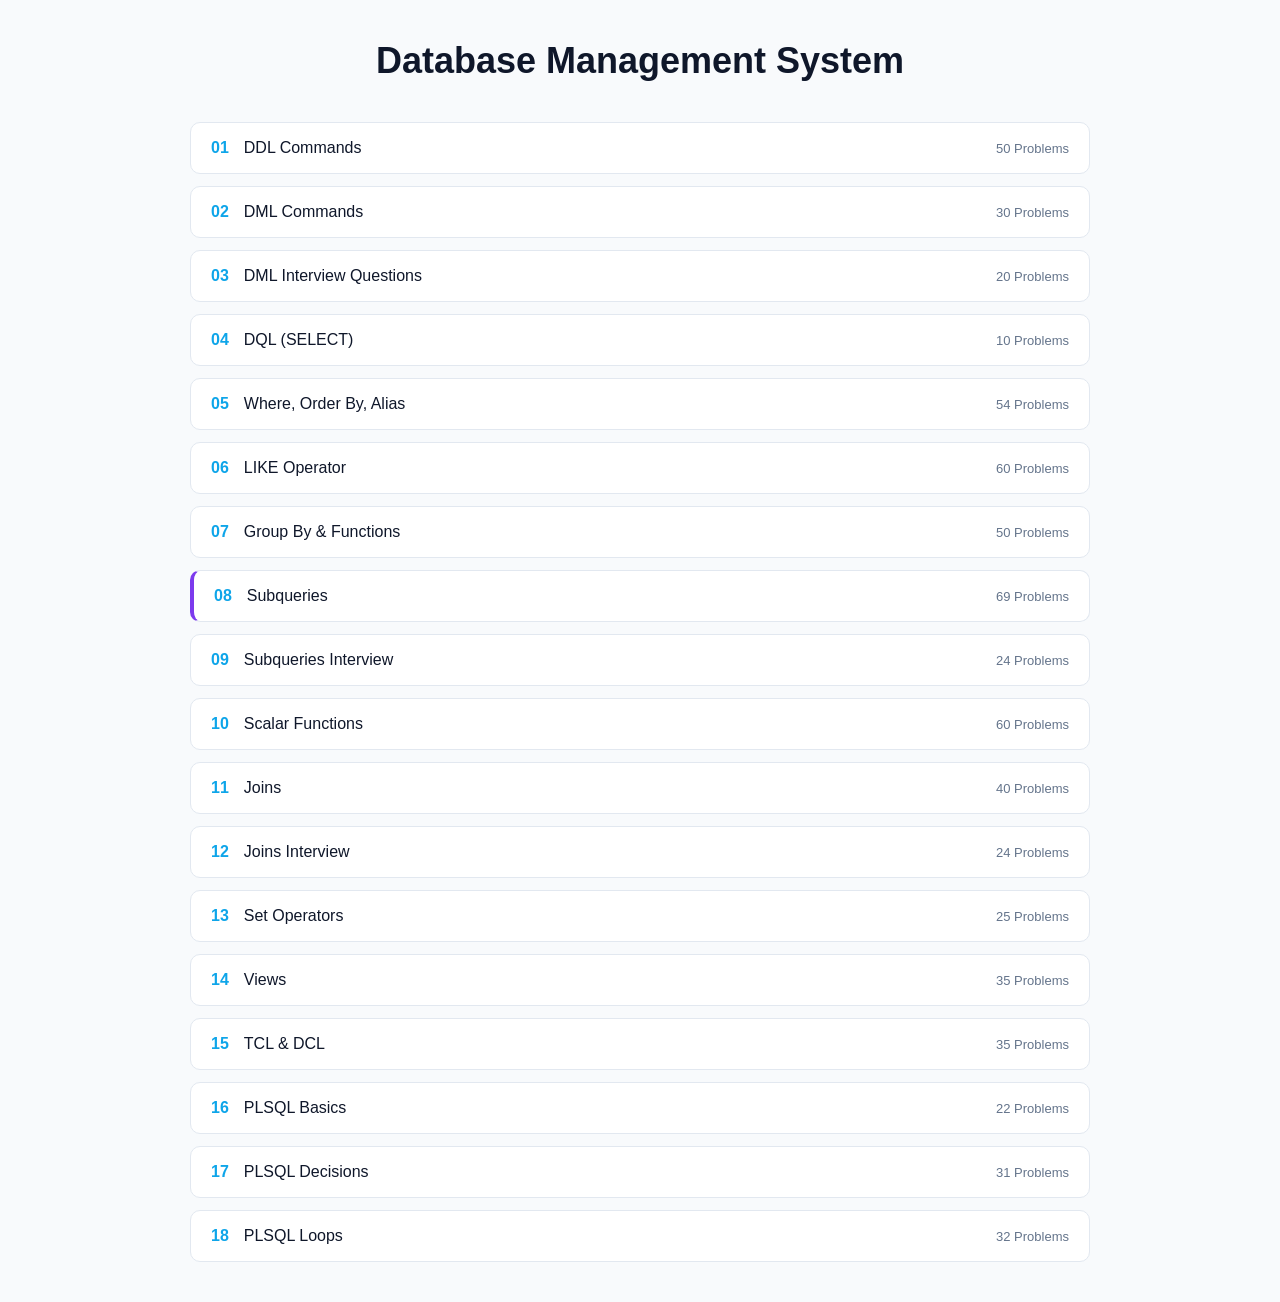
<file: index.html>
<!DOCTYPE html>
<html lang="en">
<head>
<meta charset="UTF-8">
<meta name="viewport" content="width=device-width, initial-scale=1.0">
<title>Database Management System</title>

<style>
* {
  margin: 0;
  padding: 0;
  box-sizing: border-box;
  font-family: 'Segoe UI', sans-serif;
}

body {
  background: #f8fafc;
  color: #0f172a;
  padding: 40px 20px;
}

.title {
  text-align: center;
  font-size: 36px;
  font-weight: bold;
  margin-bottom: 40px;
}

.list {
  max-width: 900px;
  margin: auto;
  display: flex;
  flex-direction: column;
  gap: 12px;
}

.row {
  display: flex;
  justify-content: space-between;
  align-items: center;
  background: white;
  padding: 16px 20px;
  border-radius: 10px;
  text-decoration: none;
  color: #0f172a;
  border: 1px solid #e2e8f0;
  transition: 0.2s;
}

.row:hover {
  background: #e0f2fe;
  transform: scale(1.01);
}

.left {
  display: flex;
  gap: 15px;
  align-items: center;
}

.num {
  color: #0ea5e9;
  font-weight: bold;
}

.right {
  text-align: right;
}

.count {
  font-size: 13px;
  color: #64748b;
}

.status {
  font-size: 11px;
  color: #94a3b8;
}

.highlight {
  border-left: 4px solid #7c3aed;
}
</style>

</head>

<body>

<h1 class="title">Database Management System</h1>

<div class="list">

<a href="first.html" class="row"><div class="left"><span class="num">01</span>DDL Commands</div><div class="right"><div class="count">50 Problems</div><div class="status"></div></div></a>

<a href="second.html" class="row"><div class="left"><span class="num">02</span>DML Commands</div><div class="right"><div class="count">30 Problems</div><div class="status"></div></div></a>

<a href="third.html" class="row"><div class="left"><span class="num">03</span>DML Interview Questions</div><div class="right"><div class="count">20 Problems</div><div class="status"></div></div></a>

<a href="fourth.html" class="row"><div class="left"><span class="num">04</span>DQL (SELECT)</div><div class="right"><div class="count">10 Problems</div><div class="status"></div></div></a>

<a href="fifth.html" class="row"><div class="left"><span class="num">05</span>Where, Order By, Alias</div><div class="right"><div class="count">54 Problems</div><div class="status"></div></div></a>

<a href="sixth.html" class="row"><div class="left"><span class="num">06</span>LIKE Operator</div><div class="right"><div class="count">60 Problems</div><div class="status"></div></div></a>

<a href="seventh.html" class="row"><div class="left"><span class="num">07</span>Group By & Functions</div><div class="right"><div class="count">50 Problems</div><div class="status"></div></div></a>

<a href="eigth.html" class="row highlight"><div class="left"><span class="num">08</span>Subqueries</div><div class="right"><div class="count">69 Problems</div><div class="status"></div></div></a>

<a href="nineth.html" class="row"><div class="left"><span class="num">09</span>Subqueries Interview</div><div class="right"><div class="count">24 Problems</div><div class="status"></div></div></a>

<a href="tenth.html" class="row"><div class="left"><span class="num">10</span>Scalar Functions</div><div class="right"><div class="count">60 Problems</div><div class="status"></div></div></a>

<a href="eleventh.html" class="row"><div class="left"><span class="num">11</span>Joins</div><div class="right"><div class="count">40 Problems</div><div class="status"></div></div></a>

<a href="twelfth.html" class="row"><div class="left"><span class="num">12</span>Joins Interview</div><div class="right"><div class="count">24 Problems</div><div class="status"></div></div></a>

<a href="thirteen.html" class="row"><div class="left"><span class="num">13</span>Set Operators</div><div class="right"><div class="count">25 Problems</div><div class="status"></div></div></a>

<a href="fourteen.html" class="row"><div class="left"><span class="num">14</span>Views</div><div class="right"><div class="count">35 Problems</div><div class="status"></div></div></a>

<a href="fifteen.html" class="row"><div class="left"><span class="num">15</span>TCL & DCL</div><div class="right"><div class="count">35 Problems</div><div class="status"></div></div></a>

<a href="sixteen.html" class="row"><div class="left"><span class="num">16</span>PLSQL Basics</div><div class="right"><div class="count">22 Problems</div><div class="status"></div></div></a>

<a href="seventeen.html" class="row"><div class="left"><span class="num">17</span>PLSQL Decisions</div><div class="right"><div class="count">31 Problems</div><div class="status"></div></div></a>

<a href="eighteen.html" class="row"><div class="left"><span class="num">18</span>PLSQL Loops</div><div class="right"><div class="count">32 Problems</div><div class="status"></div></div></a>

</div>

</body>
</html>
</file>
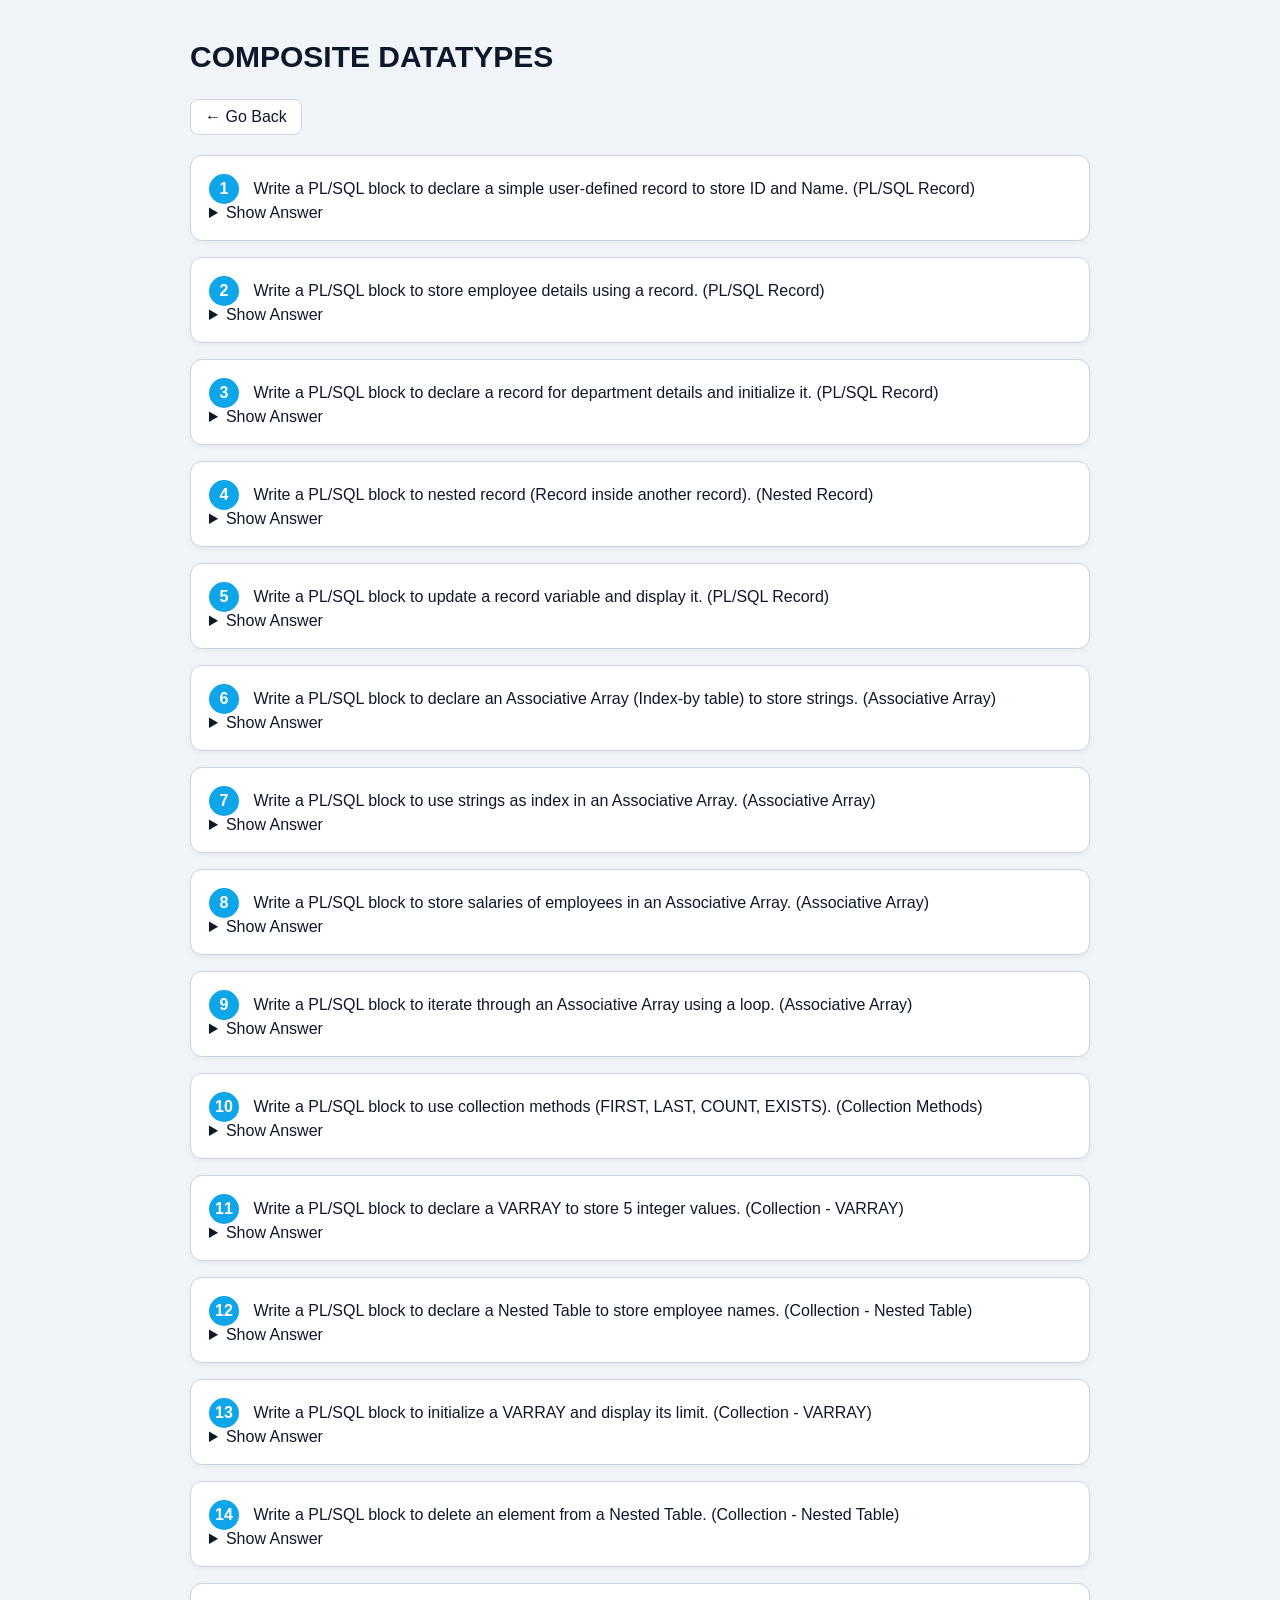
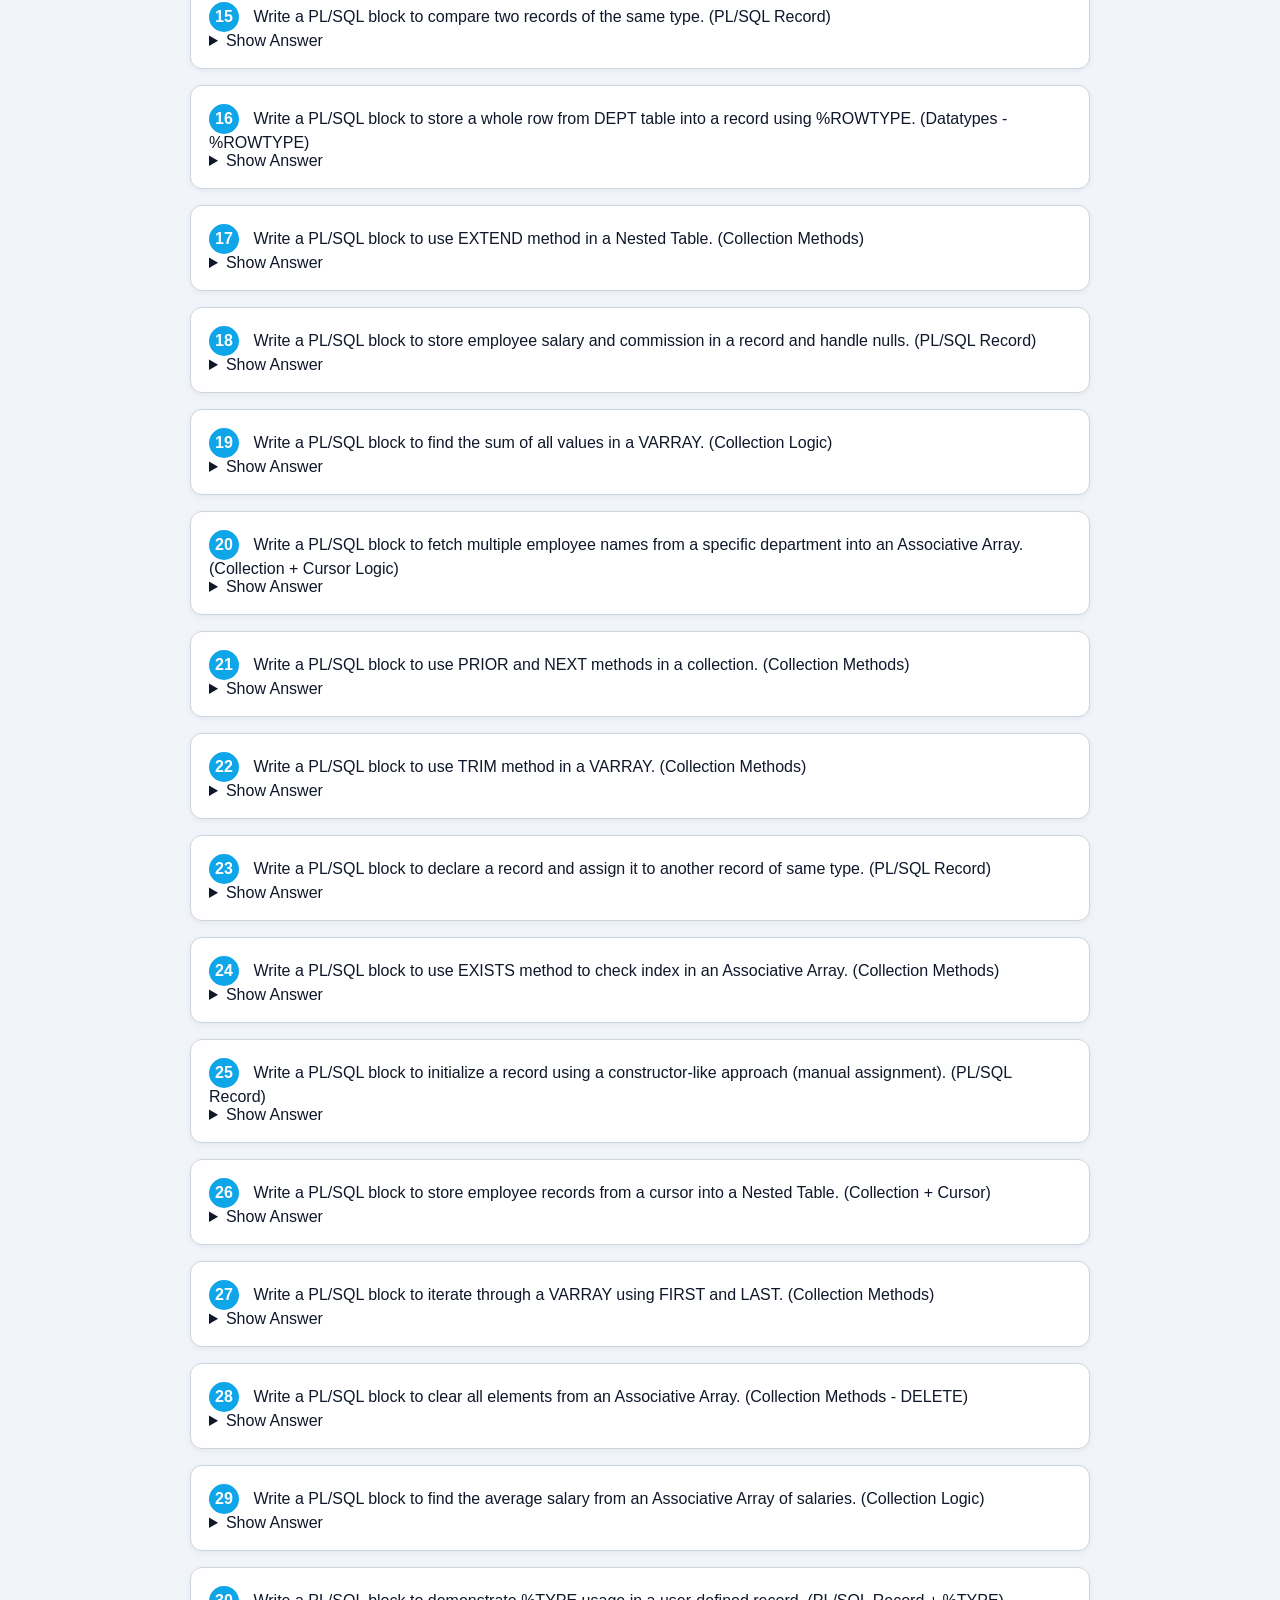
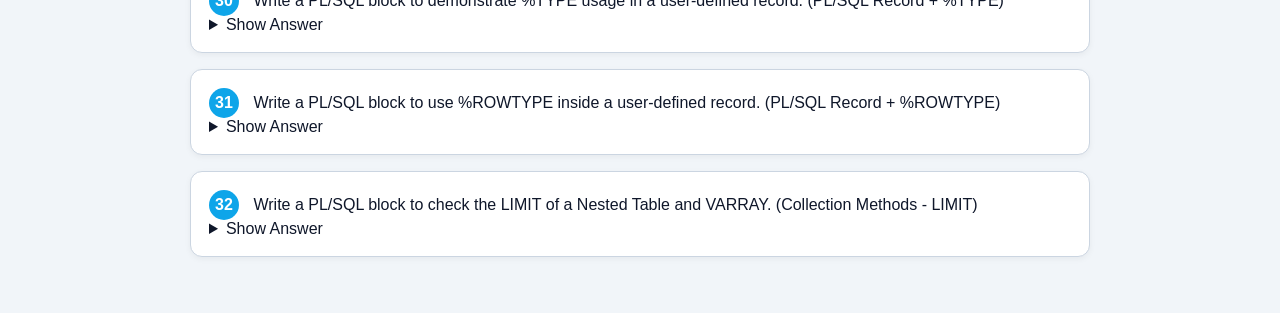
<file: eighteen.html>
<!DOCTYPE html>
<html lang="en">
<head>
    <link rel="stylesheet" href="style.css">
    <meta charset="UTF-8">
    <meta name="viewport" content="width=device-width, initial-scale=1.0">
    <title>PL/SQL Composite Datatypes Practice</title>
    <style>
        
    </style>
</head>
<body>

    <div class="header">
        <h1>COMPOSITE DATATYPES</h1>
        <a href="javascript:history.back()" class="back-btn">← Go Back</a>
    </div>

    <div class="question-card">
        <span class="q-number">1</span>
        <span class="q-text">Write a PL/SQL block to declare a simple user-defined record to store ID and Name.</span>
        <span class="schema-note">(PL/SQL Record)</span>
        <details>
            <summary>Show Answer</summary>
            <div class="answer-content">
DECLARE
  TYPE emp_rectype IS RECORD (
    id   NUMBER,
    name VARCHAR2(20)
  );
  v_emp emp_rectype;
BEGIN
  v_emp.id := 101;
  v_emp.name := 'RAHUL';
  DBMS_OUTPUT.PUT_LINE('ID: ' || v_emp.id || ' Name: ' || v_emp.name);
END;
            </div>
        </details>
    </div>

    <div class="question-card">
        <span class="q-number">2</span>
        <span class="q-text">Write a PL/SQL block to store employee details using a record.</span>
        <span class="schema-note">(PL/SQL Record)</span>
        <details>
            <summary>Show Answer</summary>
            <div class="answer-content">
DECLARE
  TYPE emp_detail_type IS RECORD (
    ename emp.ename%TYPE,
    job   emp.job%TYPE,
    sal   emp.sal%TYPE
  );
  v_emp emp_detail_type;
BEGIN
  SELECT ename, job, sal INTO v_emp 
  FROM emp WHERE empno = 7839;
  
  DBMS_OUTPUT.PUT_LINE('Name: ' || v_emp.ename || ' Job: ' || v_emp.job);
END;
            </div>
        </details>
    </div>

    <div class="question-card">
        <span class="q-number">3</span>
        <span class="q-text">Write a PL/SQL block to declare a record for department details and initialize it.</span>
        <span class="schema-note">(PL/SQL Record)</span>
        <details>
            <summary>Show Answer</summary>
            <div class="answer-content">
DECLARE
  TYPE dept_rectype IS RECORD (
    deptno NUMBER := 10,
    dname  VARCHAR2(20) := 'ACCOUNTING',
    loc    VARCHAR2(20) := 'NEW YORK'
  );
  v_dept dept_rectype;
BEGIN
  DBMS_OUTPUT.PUT_LINE('Dept: ' || v_dept.dname || ' at ' || v_dept.loc);
END;
            </div>
        </details>
    </div>

    <div class="question-card">
        <span class="q-number">4</span>
        <span class="q-text">Write a PL/SQL block to nested record (Record inside another record).</span>
        <span class="schema-note">(Nested Record)</span>
        <details>
            <summary>Show Answer</summary>
            <div class="answer-content">
DECLARE
  TYPE name_type IS RECORD (
    fname VARCHAR2(20),
    lname VARCHAR2(20)
  );
  TYPE emp_type IS RECORD (
    id       NUMBER,
    full_name name_type
  );
  v_emp emp_type;
BEGIN
  v_emp.id := 1;
  v_emp.full_name.fname := 'John';
  v_emp.full_name.lname := 'Doe';
  DBMS_OUTPUT.PUT_LINE('Emp: ' || v_emp.full_name.fname || ' ' || v_emp.full_name.lname);
END;
            </div>
        </details>
    </div>

    <div class="question-card">
        <span class="q-number">5</span>
        <span class="q-text">Write a PL/SQL block to update a record variable and display it.</span>
        <span class="schema-note">(PL/SQL Record)</span>
        <details>
            <summary>Show Answer</summary>
            <div class="answer-content">
DECLARE
  TYPE info_type IS RECORD (val NUMBER);
  v_info info_type;
BEGIN
  v_info.val := 100;
  v_info.val := v_info.val + 50;
  DBMS_OUTPUT.PUT_LINE('Updated Value: ' || v_info.val);
END;
            </div>
        </details>
    </div>

    <div class="question-card">
        <span class="q-number">6</span>
        <span class="q-text">Write a PL/SQL block to declare an Associative Array (Index-by table) to store strings.</span>
        <span class="schema-note">(Associative Array)</span>
        <details>
            <summary>Show Answer</summary>
            <div class="answer-content">
DECLARE
  TYPE city_table IS TABLE OF VARCHAR2(20) INDEX BY BINARY_INTEGER;
  v_cities city_table;
BEGIN
  v_cities(1) := 'Mumbai';
  v_cities(2) := 'Delhi';
  DBMS_OUTPUT.PUT_LINE('City 1: ' || v_cities(1));
  DBMS_OUTPUT.PUT_LINE('City 2: ' || v_cities(2));
END;
            </div>
        </details>
    </div>

    <div class="question-card">
        <span class="q-number">7</span>
        <span class="q-text">Write a PL/SQL block to use strings as index in an Associative Array.</span>
        <span class="schema-note">(Associative Array)</span>
        <details>
            <summary>Show Answer</summary>
            <div class="answer-content">
DECLARE
  TYPE capital_table IS TABLE OF VARCHAR2(20) INDEX BY VARCHAR2(20);
  v_capitals capital_table;
BEGIN
  v_capitals('India') := 'New Delhi';
  v_capitals('France') := 'Paris';
  DBMS_OUTPUT.PUT_LINE('Capital of India: ' || v_capitals('India'));
END;
            </div>
        </details>
    </div>

    <div class="question-card">
        <span class="q-number">8</span>
        <span class="q-text">Write a PL/SQL block to store salaries of employees in an Associative Array.</span>
        <span class="schema-note">(Associative Array)</span>
        <details>
            <summary>Show Answer</summary>
            <div class="answer-content">
DECLARE
  TYPE sal_type IS TABLE OF NUMBER INDEX BY BINARY_INTEGER;
  v_salaries sal_type;
BEGIN
  v_salaries(7369) := 800;
  v_salaries(7902) := 3000;
  DBMS_OUTPUT.PUT_LINE('Salary of 7902: ' || v_salaries(7902));
END;
            </div>
        </details>
    </div>

    <div class="question-card">
        <span class="q-number">9</span>
        <span class="q-text">Write a PL/SQL block to iterate through an Associative Array using a loop.</span>
        <span class="schema-note">(Associative Array)</span>
        <details>
            <summary>Show Answer</summary>
            <div class="answer-content">
DECLARE
  TYPE num_table IS TABLE OF NUMBER INDEX BY BINARY_INTEGER;
  v_nums num_table;
BEGIN
  v_nums(10) := 100;
  v_nums(20) := 200;
  v_nums(30) := 300;
  
  FOR i IN v_nums.FIRST .. v_nums.LAST LOOP
    IF v_nums.EXISTS(i) THEN
      DBMS_OUTPUT.PUT_LINE('Index ' || i || ' Value ' || v_nums(i));
    END IF;
  END LOOP;
END;
            </div>
        </details>
    </div>

    <div class="question-card">
        <span class="q-number">10</span>
        <span class="q-text">Write a PL/SQL block to use collection methods (FIRST, LAST, COUNT, EXISTS).</span>
        <span class="schema-note">(Collection Methods)</span>
        <details>
            <summary>Show Answer</summary>
            <div class="answer-content">
DECLARE
  TYPE my_coll IS TABLE OF VARCHAR2(10) INDEX BY BINARY_INTEGER;
  v_data my_coll;
BEGIN
  v_data(1) := 'A';
  v_data(5) := 'E';
  
  DBMS_OUTPUT.PUT_LINE('Count: ' || v_data.COUNT);
  DBMS_OUTPUT.PUT_LINE('First Index: ' || v_data.FIRST);
  DBMS_OUTPUT.PUT_LINE('Last Index: ' || v_data.LAST);
  
  IF v_data.EXISTS(5) THEN
    DBMS_OUTPUT.PUT_LINE('Index 5 exists');
  END IF;
END;
            </div>
        </details>
    </div>
    <div class="question-card">
        <span class="q-number">11</span>
        <span class="q-text">Write a PL/SQL block to declare a VARRAY to store 5 integer values.</span>
        <span class="schema-note">(Collection - VARRAY)</span>
        <details>
            <summary>Show Answer</summary>
            <div class="answer-content">
DECLARE
  TYPE int_varray IS VARRAY(5) OF NUMBER;
  v_nums int_varray := int_varray(10, 20, 30, 40, 50);
BEGIN
  FOR i IN 1..v_nums.COUNT LOOP
    DBMS_OUTPUT.PUT_LINE('Value ' || i || ': ' || v_nums(i));
  END LOOP;
END;
            </div>
        </details>
    </div>

    <div class="question-card">
        <span class="q-number">12</span>
        <span class="q-text">Write a PL/SQL block to declare a Nested Table to store employee names.</span>
        <span class="schema-note">(Collection - Nested Table)</span>
        <details>
            <summary>Show Answer</summary>
            <div class="answer-content">
DECLARE
  TYPE name_nested IS TABLE OF VARCHAR2(20);
  v_names name_nested := name_nested('SMITH', 'ALLEN', 'WARD');
BEGIN
  v_names.EXTEND; -- Add space for one more
  v_names(4) := 'JONES';
  
  FOR i IN 1..v_names.COUNT LOOP
    DBMS_OUTPUT.PUT_LINE('Name: ' || v_names(i));
  END LOOP;
END;
            </div>
        </details>
    </div>

    <div class="question-card">
        <span class="q-number">13</span>
        <span class="q-text">Write a PL/SQL block to initialize a VARRAY and display its limit.</span>
        <span class="schema-note">(Collection - VARRAY)</span>
        <details>
            <summary>Show Answer</summary>
            <div class="answer-content">
DECLARE
  TYPE my_varray IS VARRAY(10) OF VARCHAR2(10);
  v_list my_varray := my_varray('A', 'B');
BEGIN
  DBMS_OUTPUT.PUT_LINE('Current Count: ' || v_list.COUNT);
  DBMS_OUTPUT.PUT_LINE('Max Limit: ' || v_list.LIMIT);
END;
            </div>
        </details>
    </div>

    <div class="question-card">
        <span class="q-number">14</span>
        <span class="q-text">Write a PL/SQL block to delete an element from a Nested Table.</span>
        <span class="schema-note">(Collection - Nested Table)</span>
        <details>
            <summary>Show Answer</summary>
            <div class="answer-content">
DECLARE
  TYPE num_nested IS TABLE OF NUMBER;
  v_nums num_nested := num_nested(10, 20, 30, 40);
BEGIN
  v_nums.DELETE(2); -- Deletes element at index 2 (20)
  
  IF v_nums.EXISTS(2) THEN
     DBMS_OUTPUT.PUT_LINE('Index 2 exists');
  ELSE
     DBMS_OUTPUT.PUT_LINE('Index 2 was deleted');
  END IF;
  DBMS_OUTPUT.PUT_LINE('Total remaining: ' || v_nums.COUNT);
END;
            </div>
        </details>
    </div>

    <div class="question-card">
        <span class="q-number">15</span>
        <span class="q-text">Write a PL/SQL block to compare two records of the same type.</span>
        <span class="schema-note">(PL/SQL Record)</span>
        <details>
            <summary>Show Answer</summary>
            <div class="answer-content">
DECLARE
  TYPE item_rectype IS RECORD (id NUMBER, name VARCHAR2(10));
  r1 item_rectype;
  r2 item_rectype;
BEGIN
  r1.id := 1; r1.name := 'Apple';
  r2.id := 1; r2.name := 'Apple';

  -- Records cannot be compared directly with '=' in all versions.
  -- Check individual fields:
  IF r1.id = r2.id AND r1.name = r2.name THEN
    DBMS_OUTPUT.PUT_LINE('Records match');
  END IF;
END;
            </div>
        </details>
    </div>

    <div class="question-card">
        <span class="q-number">16</span>
        <span class="q-text">Write a PL/SQL block to store a whole row from DEPT table into a record using %ROWTYPE.</span>
        <span class="schema-note">(Datatypes - %ROWTYPE)</span>
        <details>
            <summary>Show Answer</summary>
            <div class="answer-content">
DECLARE
  v_dept_rec DEPT%ROWTYPE;
BEGIN
  SELECT * INTO v_dept_rec FROM DEPT WHERE DEPTNO = 10;
  DBMS_OUTPUT.PUT_LINE('Dept: ' || v_dept_rec.DNAME || ' | Loc: ' || v_dept_rec.LOC);
END;
            </div>
        </details>
    </div>

    <div class="question-card">
        <span class="q-number">17</span>
        <span class="q-text">Write a PL/SQL block to use EXTEND method in a Nested Table.</span>
        <span class="schema-note">(Collection Methods)</span>
        <details>
            <summary>Show Answer</summary>
            <div class="answer-content">
DECLARE
  TYPE task_list IS TABLE OF VARCHAR2(20);
  v_tasks task_list := task_list('Code');
BEGIN
  v_tasks.EXTEND; -- Adds one null element
  v_tasks(2) := 'Test';
  
  v_tasks.EXTEND(2); -- Adds two more null elements
  v_tasks(3) := 'Deploy';
  v_tasks(4) := 'Debug';

  DBMS_OUTPUT.PUT_LINE('Count after extend: ' || v_tasks.COUNT);
END;
            </div>
        </details>
    </div>

    <div class="question-card">
        <span class="q-number">18</span>
        <span class="q-text">Write a PL/SQL block to store employee salary and commission in a record and handle nulls.</span>
        <span class="schema-note">(PL/SQL Record)</span>
        <details>
            <summary>Show Answer</summary>
            <div class="answer-content">
DECLARE
  TYPE pay_rectype IS RECORD (sal NUMBER, comm NUMBER);
  v_pay pay_rectype;
BEGIN
  SELECT SAL, COMM INTO v_pay FROM EMP WHERE EMPNO = 7369;
  DBMS_OUTPUT.PUT_LINE('Sal: ' || v_pay.sal);
  DBMS_OUTPUT.PUT_LINE('Comm: ' || NVL(v_pay.comm, 0));
END;
            </div>
        </details>
    </div>

    <div class="question-card">
        <span class="q-number">19</span>
        <span class="q-text">Write a PL/SQL block to find the sum of all values in a VARRAY.</span>
        <span class="schema-note">(Collection Logic)</span>
        <details>
            <summary>Show Answer</summary>
            <div class="answer-content">
DECLARE
  TYPE num_va IS VARRAY(5) OF NUMBER;
  v_list num_va := num_va(5, 10, 15, 20, 25);
  v_total NUMBER := 0;
BEGIN
  FOR i IN 1..v_list.COUNT LOOP
    v_total := v_total + v_list(i);
  END LOOP;
  DBMS_OUTPUT.PUT_LINE('Sum of Varray: ' || v_total);
END;
            </div>
        </details>
    </div>

    <div class="question-card">
        <span class="q-number">20</span>
        <span class="q-text">Write a PL/SQL block to fetch multiple employee names from a specific department into an Associative Array.</span>
        <span class="schema-note">(Collection + Cursor Logic)</span>
        <details>
            <summary>Show Answer</summary>
            <div class="answer-content">
DECLARE
  TYPE name_table IS TABLE OF VARCHAR2(20) INDEX BY BINARY_INTEGER;
  v_names name_table;
  v_idx NUMBER := 1;
BEGIN
  FOR r IN (SELECT ENAME FROM EMP WHERE DEPTNO = 20) LOOP
    v_names(v_idx) := r.ENAME;
    DBMS_OUTPUT.PUT_LINE('Stored: ' || v_names(v_idx));
    v_idx := v_idx + 1;
  END LOOP;
END;
            </div>
        </details>
    </div>
    <div class="question-card">
        <span class="q-number">21</span>
        <span class="q-text">Write a PL/SQL block to use PRIOR and NEXT methods in a collection.</span>
        <span class="schema-note">(Collection Methods)</span>
        <details>
            <summary>Show Answer</summary>
            <div class="answer-content">
DECLARE
  TYPE num_table IS TABLE OF NUMBER INDEX BY BINARY_INTEGER;
  v_nums num_table;
  v_idx  NUMBER;
BEGIN
  v_nums(10) := 100;
  v_nums(20) := 200;
  v_nums(30) := 300;

  DBMS_OUTPUT.PUT_LINE('Next after 10: ' || v_nums.NEXT(10));
  DBMS_OUTPUT.PUT_LINE('Prior before 30: ' || v_nums.PRIOR(30));
END;
            </div>
        </details>
    </div>

    <div class="question-card">
        <span class="q-number">22</span>
        <span class="q-text">Write a PL/SQL block to use TRIM method in a VARRAY.</span>
        <span class="schema-note">(Collection Methods)</span>
        <details>
            <summary>Show Answer</summary>
            <div class="answer-content">
DECLARE
  TYPE my_va IS VARRAY(5) OF VARCHAR2(10);
  v_list my_va := my_va('A', 'B', 'C', 'D');
BEGIN
  v_list.TRIM(1); -- Removes the last element ('D')
  DBMS_OUTPUT.PUT_LINE('Count after TRIM(1): ' || v_list.COUNT);
  
  v_list.TRIM;    -- Removes one more ('C')
  DBMS_OUTPUT.PUT_LINE('Count after TRIM: ' || v_list.COUNT);
END;
            </div>
        </details>
    </div>

    <div class="question-card">
        <span class="q-number">23</span>
        <span class="q-text">Write a PL/SQL block to declare a record and assign it to another record of same type.</span>
        <span class="schema-note">(PL/SQL Record)</span>
        <details>
            <summary>Show Answer</summary>
            <div class="answer-content">
DECLARE
  TYPE rec_type IS RECORD (id NUMBER, val VARCHAR2(10));
  r1 rec_type;
  r2 rec_type;
BEGIN
  r1.id := 1; r1.val := 'Test';
  
  r2 := r1; -- Direct assignment of whole record
  
  DBMS_OUTPUT.PUT_LINE('Record 2 ID: ' || r2.id || ' Val: ' || r2.val);
END;
            </div>
        </details>
    </div>

    <div class="question-card">
        <span class="q-number">24</span>
        <span class="q-text">Write a PL/SQL block to use EXISTS method to check index in an Associative Array.</span>
        <span class="schema-note">(Collection Methods)</span>
        <details>
            <summary>Show Answer</summary>
            <div class="answer-content">
DECLARE
  TYPE map_type IS TABLE OF NUMBER INDEX BY BINARY_INTEGER;
  v_map map_type;
BEGIN
  v_map(1) := 100;
  
  IF v_map.EXISTS(1) THEN
    DBMS_OUTPUT.PUT_LINE('Index 1 exists with value: ' || v_map(1));
  END IF;
  
  IF NOT v_map.EXISTS(2) THEN
    DBMS_OUTPUT.PUT_LINE('Index 2 does not exist');
  END IF;
END;
            </div>
        </details>
    </div>

    <div class="question-card">
        <span class="q-number">25</span>
        <span class="q-text">Write a PL/SQL block to initialize a record using a constructor-like approach (manual assignment).</span>
        <span class="schema-note">(PL/SQL Record)</span>
        <details>
            <summary>Show Answer</summary>
            <div class="answer-content">
DECLARE
  TYPE student_rec IS RECORD (name VARCHAR2(20), roll NUMBER);
  v_std student_rec;
BEGIN
  -- Manual initialization
  v_std.name := 'ROHIT';
  v_std.roll := 101;
  
  DBMS_OUTPUT.PUT_LINE('Student: ' || v_std.name || ' Roll: ' || v_std.roll);
END;
            </div>
        </details>
    </div>

    <div class="question-card">
        <span class="q-number">26</span>
        <span class="q-text">Write a PL/SQL block to store employee records from a cursor into a Nested Table.</span>
        <span class="schema-note">(Collection + Cursor)</span>
        <details>
            <summary>Show Answer</summary>
            <div class="answer-content">
DECLARE
  TYPE emp_tab IS TABLE OF EMP%ROWTYPE;
  v_emps emp_tab := emp_tab();
BEGIN
  FOR r IN (SELECT * FROM EMP WHERE DEPTNO = 30) LOOP
    v_emps.EXTEND;
    v_emps(v_emps.LAST) := r;
  END LOOP;
  
  DBMS_OUTPUT.PUT_LINE('Stored ' || v_emps.COUNT || ' employees from Dept 30');
END;
            </div>
        </details>
    </div>

    <div class="question-card">
        <span class="q-number">27</span>
        <span class="q-text">Write a PL/SQL block to iterate through a VARRAY using FIRST and LAST.</span>
        <span class="schema-note">(Collection Methods)</span>
        <details>
            <summary>Show Answer</summary>
            <div class="answer-content">
DECLARE
  TYPE color_va IS VARRAY(3) OF VARCHAR2(10);
  v_colors color_va := color_va('Red', 'Green', 'Blue');
BEGIN
  FOR i IN v_colors.FIRST .. v_colors.LAST LOOP
    DBMS_OUTPUT.PUT_LINE('Color ' || i || ': ' || v_colors(i));
  END LOOP;
END;
            </div>
        </details>
    </div>

    <div class="question-card">
        <span class="q-number">28</span>
        <span class="q-text">Write a PL/SQL block to clear all elements from an Associative Array.</span>
        <span class="schema-note">(Collection Methods - DELETE)</span>
        <details>
            <summary>Show Answer</summary>
            <div class="answer-content">
DECLARE
  TYPE data_table IS TABLE OF NUMBER INDEX BY BINARY_INTEGER;
  v_data data_table;
BEGIN
  v_data(1) := 10; v_data(2) := 20;
  v_data.DELETE; -- Removes all elements
  
  DBMS_OUTPUT.PUT_LINE('Count after delete all: ' || v_data.COUNT);
END;
            </div>
        </details>
    </div>

    <div class="question-card">
        <span class="q-number">29</span>
        <span class="q-text">Write a PL/SQL block to find the average salary from an Associative Array of salaries.</span>
        <span class="schema-note">(Collection Logic)</span>
        <details>
            <summary>Show Answer</summary>
            <div class="answer-content">
DECLARE
  TYPE sal_list IS TABLE OF NUMBER INDEX BY BINARY_INTEGER;
  v_sals sal_list;
  v_total NUMBER := 0;
BEGIN
  v_sals(1) := 1000; v_sals(2) := 2000; v_sals(3) := 3000;
  
  FOR i IN 1..v_sals.COUNT LOOP
    v_total := v_total + v_sals(i);
  END LOOP;
  
  DBMS_OUTPUT.PUT_LINE('Average Salary: ' || (v_total / v_sals.COUNT));
END;
            </div>
        </details>
    </div>

    <div class="question-card">
        <span class="q-number">30</span>
        <span class="q-text">Write a PL/SQL block to demonstrate %TYPE usage in a user-defined record.</span>
        <span class="schema-note">(PL/SQL Record + %TYPE)</span>
        <details>
            <summary>Show Answer</summary>
            <div class="answer-content">
DECLARE
  TYPE emp_short_rec IS RECORD (
    name  EMP.ENAME%TYPE,
    salary EMP.SAL%TYPE
  );
  v_info emp_short_rec;
BEGIN
  SELECT ENAME, SAL INTO v_info FROM EMP WHERE EMPNO = 7788;
  DBMS_OUTPUT.PUT_LINE('Emp: ' || v_info.name || ' earns ' || v_info.salary);
END;
            </div>
        </details>
    </div>
    <div class="question-card">
        <span class="q-number">31</span>
        <span class="q-text">Write a PL/SQL block to use %ROWTYPE inside a user-defined record.</span>
        <span class="schema-note">(PL/SQL Record + %ROWTYPE)</span>
        <details>
            <summary>Show Answer</summary>
            <div class="answer-content">
DECLARE
  TYPE complex_rectype IS RECORD (
    emp_data EMP%ROWTYPE,
    dept_name VARCHAR2(20)
  );
  v_info complex_rectype;
BEGIN
  -- Fetch table row into the nested record field
  SELECT * INTO v_info.emp_data FROM EMP WHERE EMPNO = 7788;
  v_info.dept_name := 'RESEARCH';

  DBMS_OUTPUT.PUT_LINE('Employee: ' || v_info.emp_data.ENAME);
  DBMS_OUTPUT.PUT_LINE('Department: ' || v_info.dept_name);
END;
            </div>
        </details>
    </div>

    <div class="question-card">
        <span class="q-number">32</span>
        <span class="q-text">Write a PL/SQL block to check the LIMIT of a Nested Table and VARRAY.</span>
        <span class="schema-note">(Collection Methods - LIMIT)</span>
        <details>
            <summary>Show Answer</summary>
            <div class="answer-content">
DECLARE
  TYPE nt_type IS TABLE OF NUMBER;
  TYPE va_type IS VARRAY(10) OF NUMBER;
  
  v_nt nt_type := nt_type(1,2,3);
  v_va va_type := va_type(1,2,3);
BEGIN
  -- Nested Tables have no limit (returns NULL)
  DBMS_OUTPUT.PUT_LINE('Nested Table Limit: ' || NVL(TO_CHAR(v_nt.LIMIT), 'No Limit'));
  
  -- VARRAYs return the defined maximum size
  DBMS_OUTPUT.PUT_LINE('VARRAY Limit: ' || v_va.LIMIT);
END;
            </div>
        </details>
    </div>

</body>
</html>
</file>
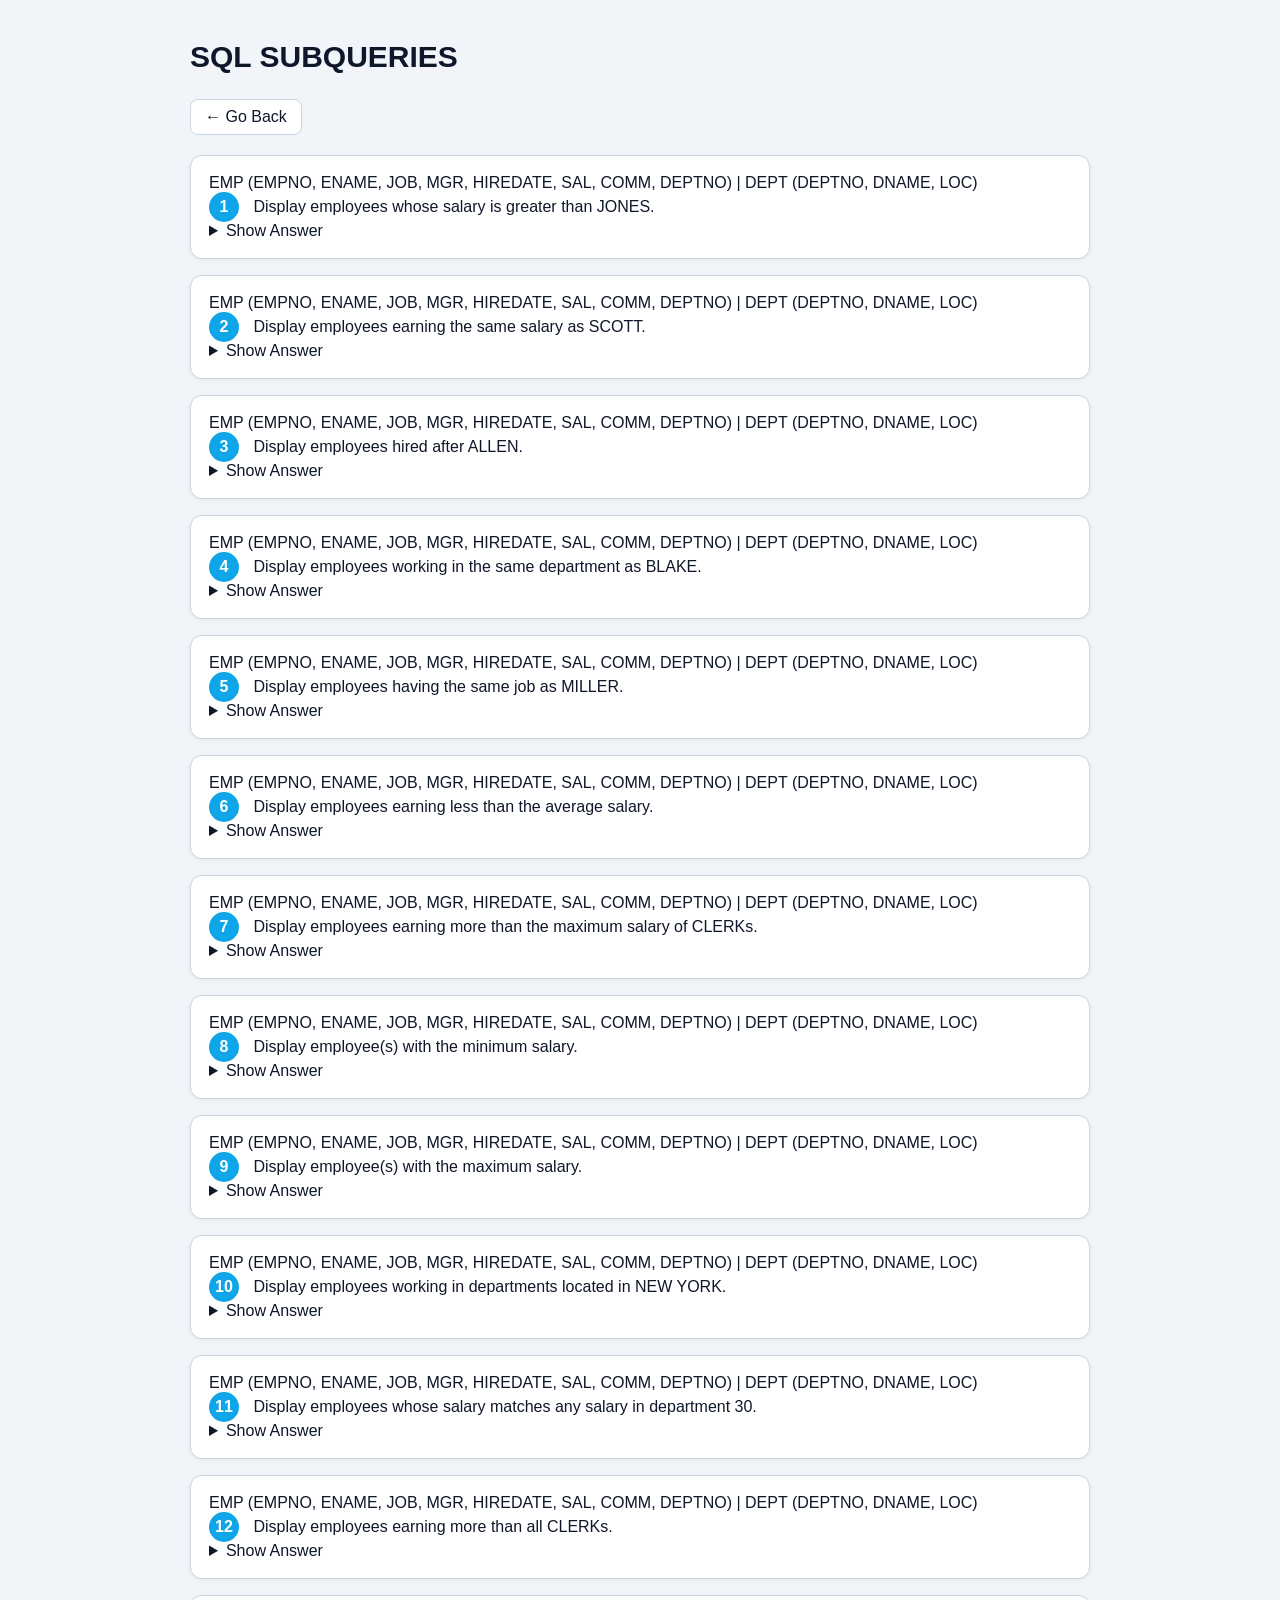
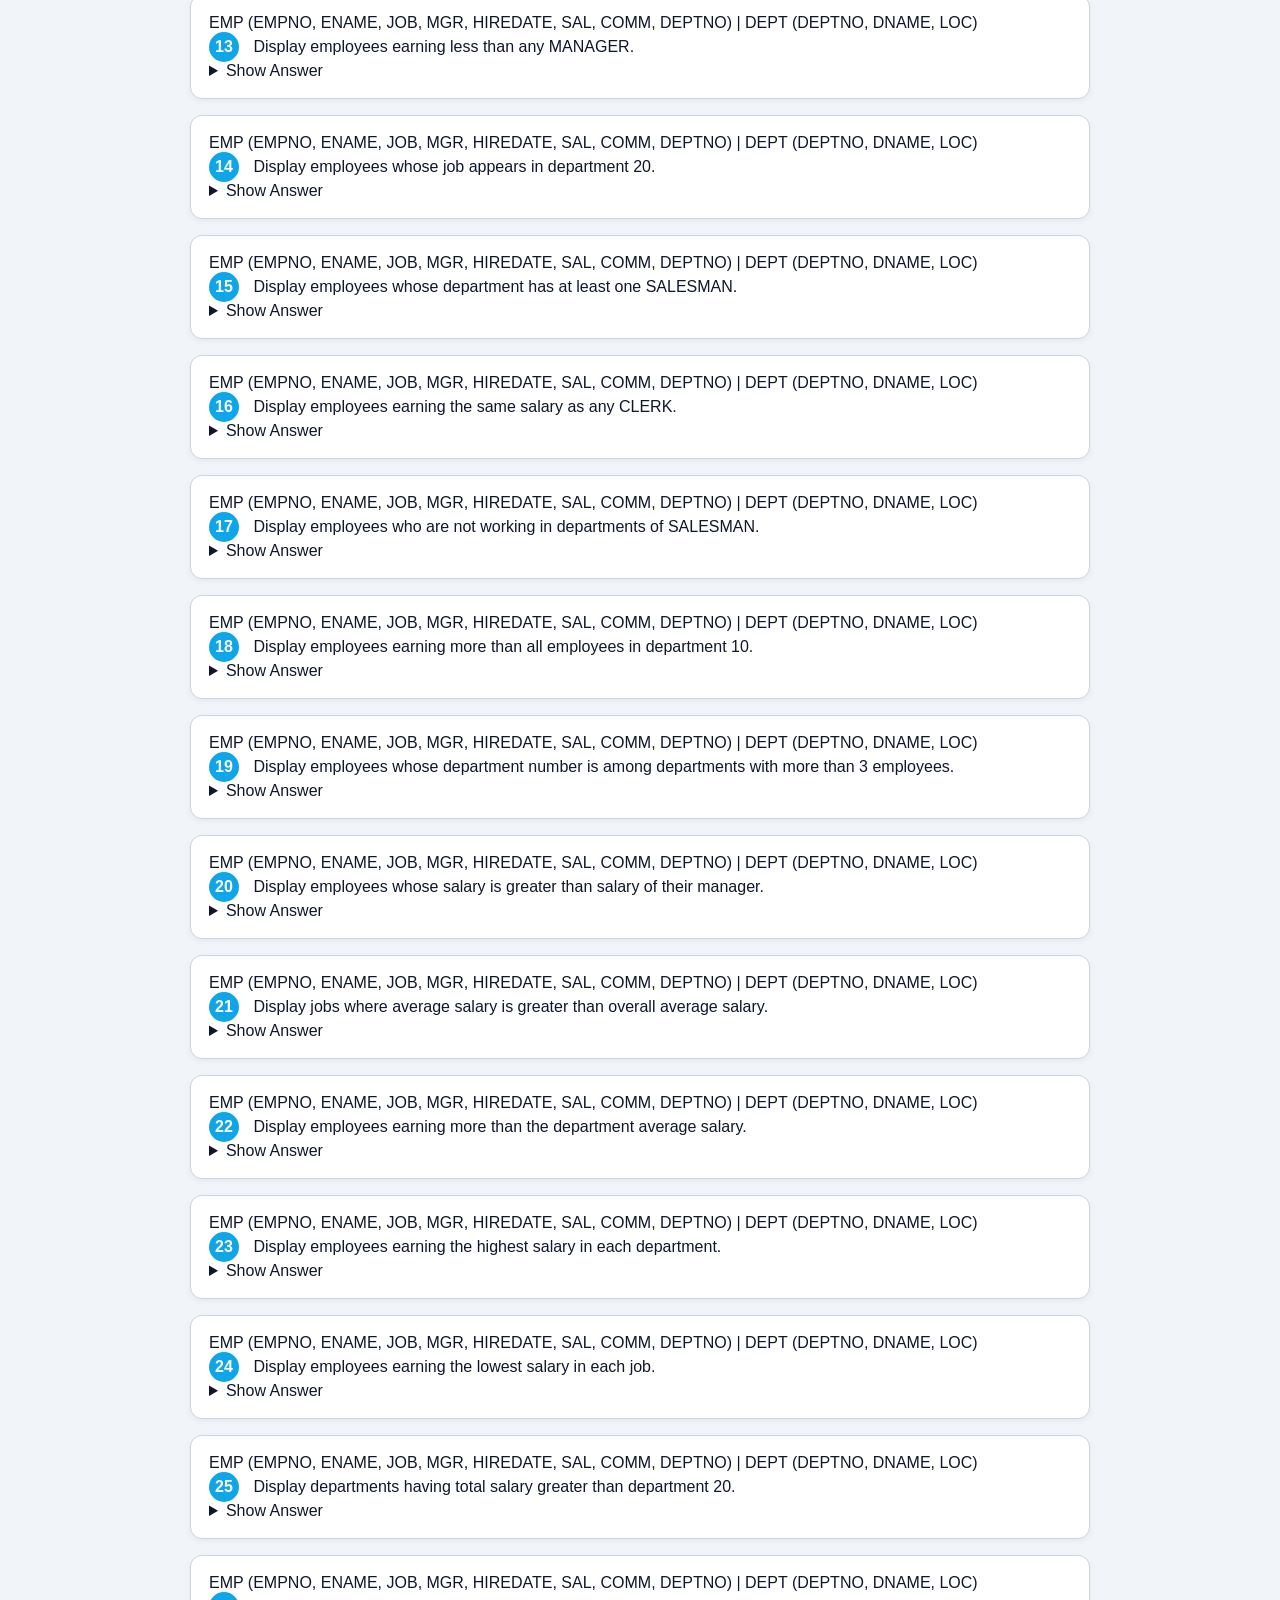
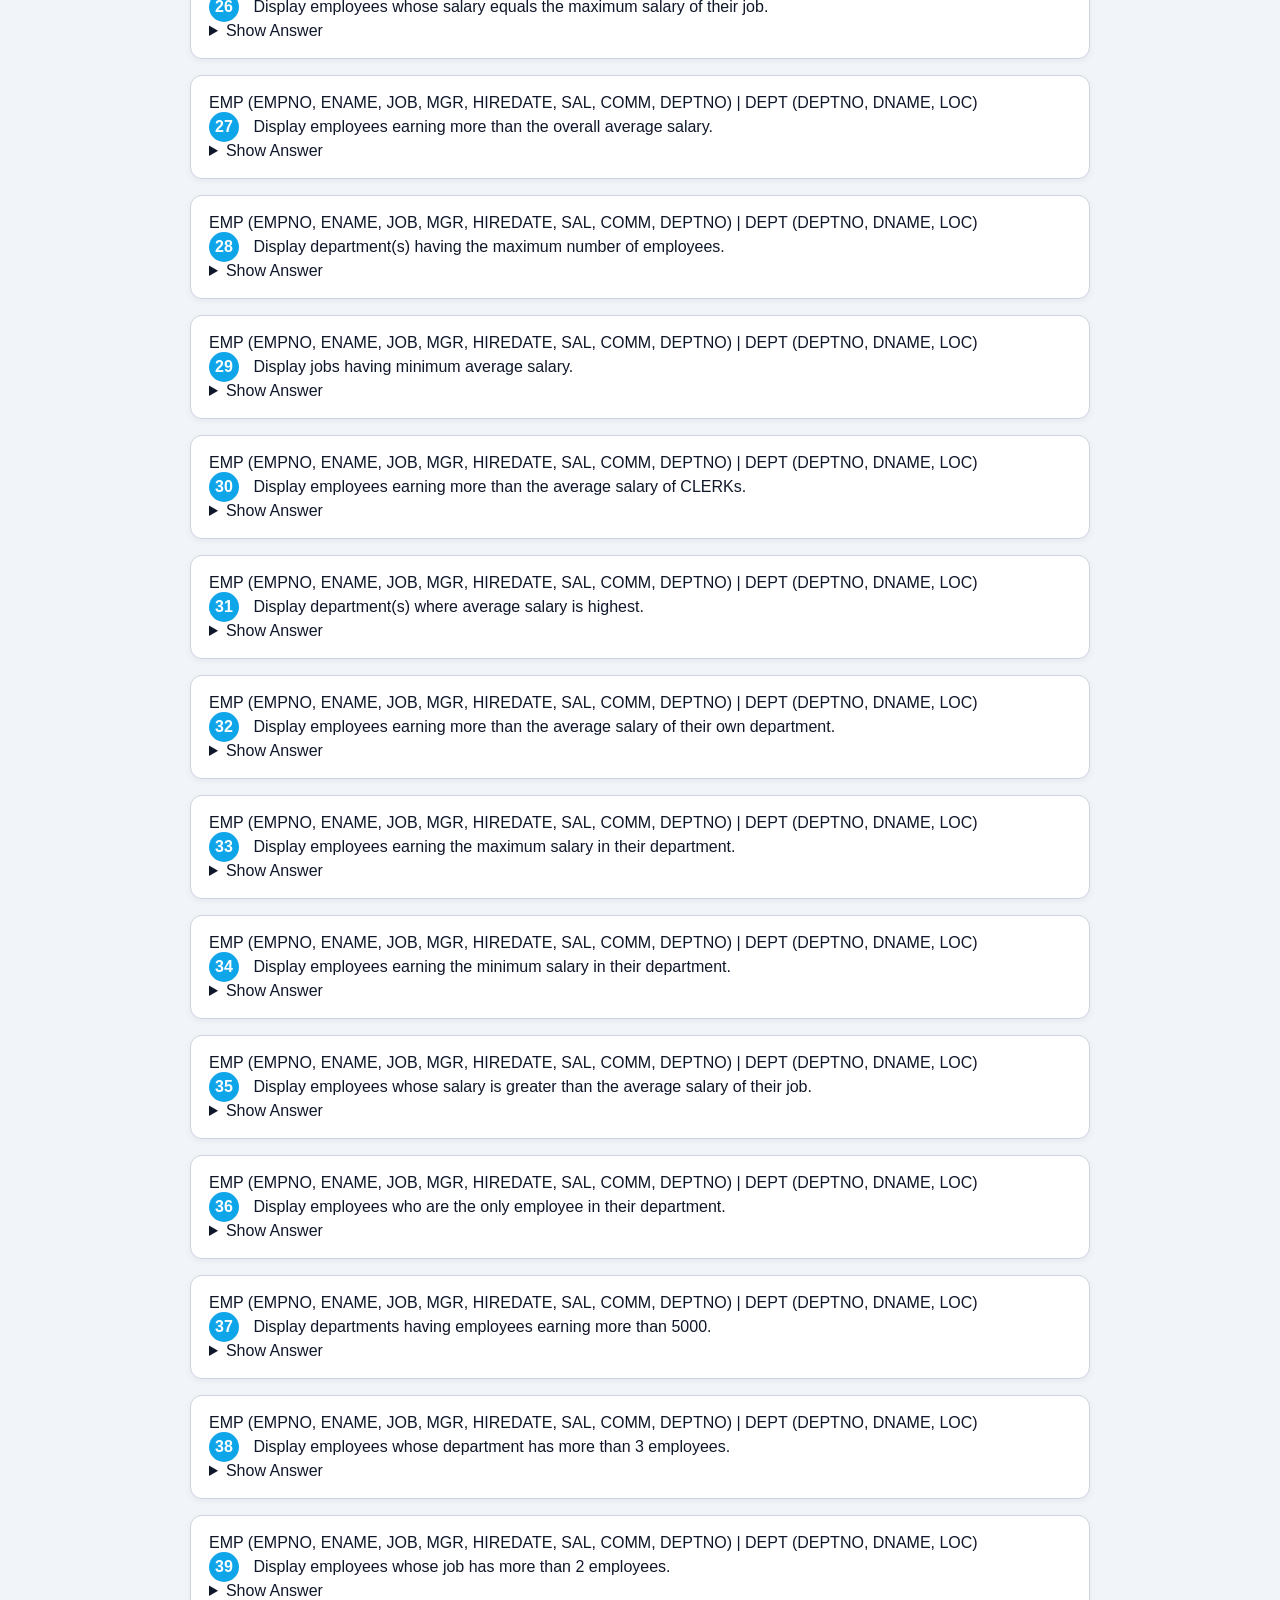
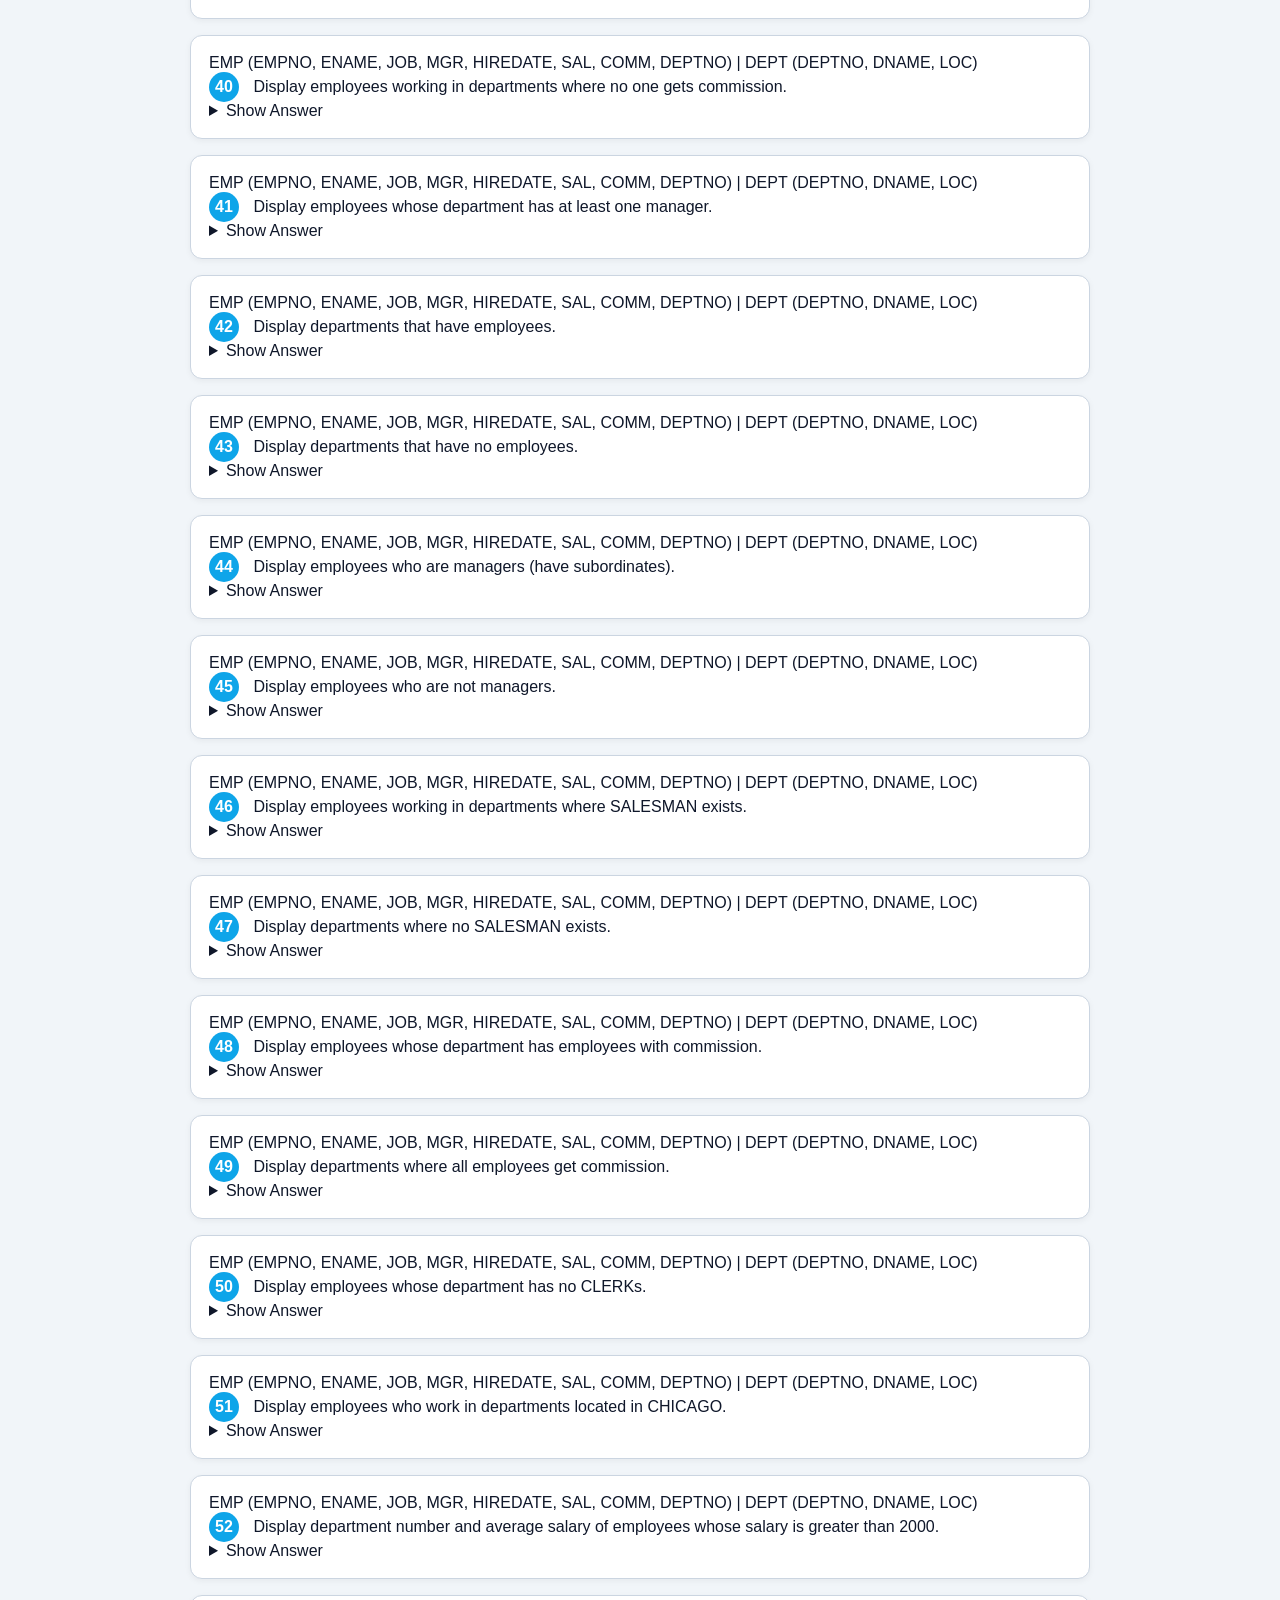
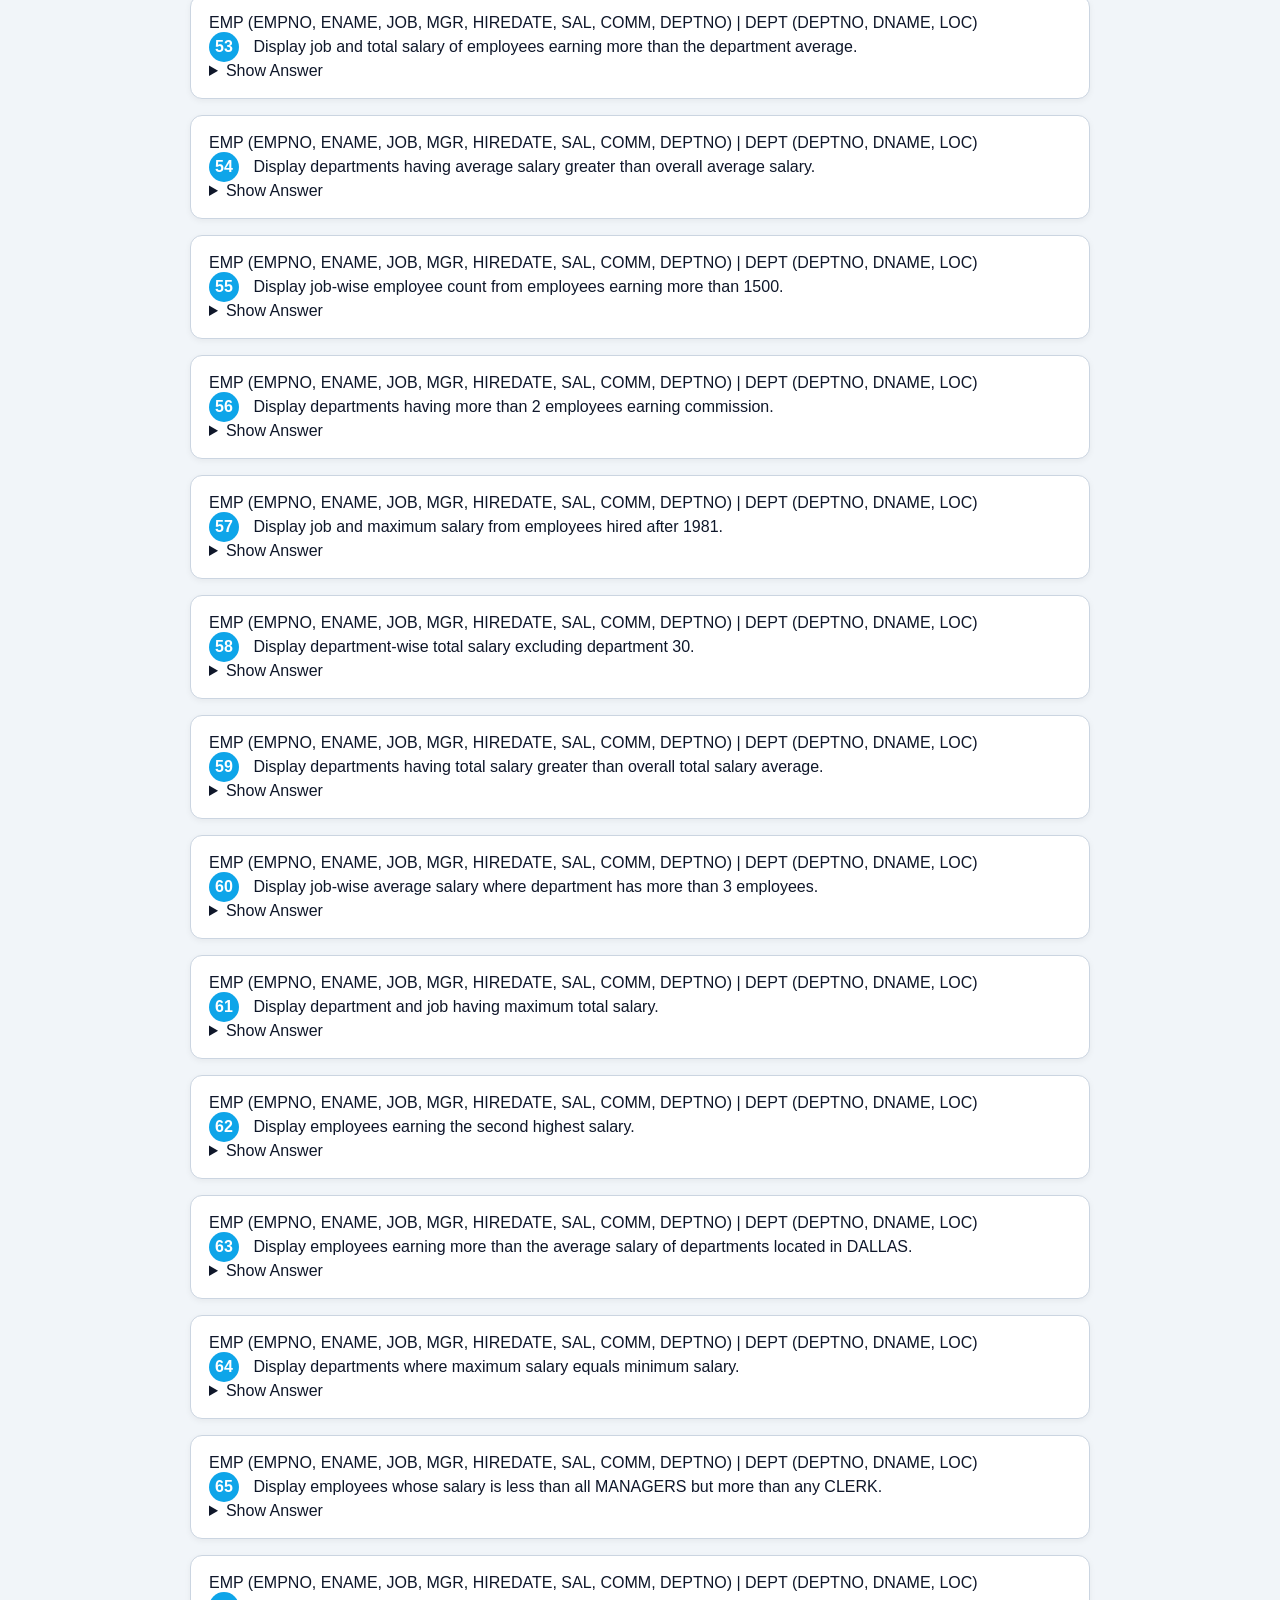
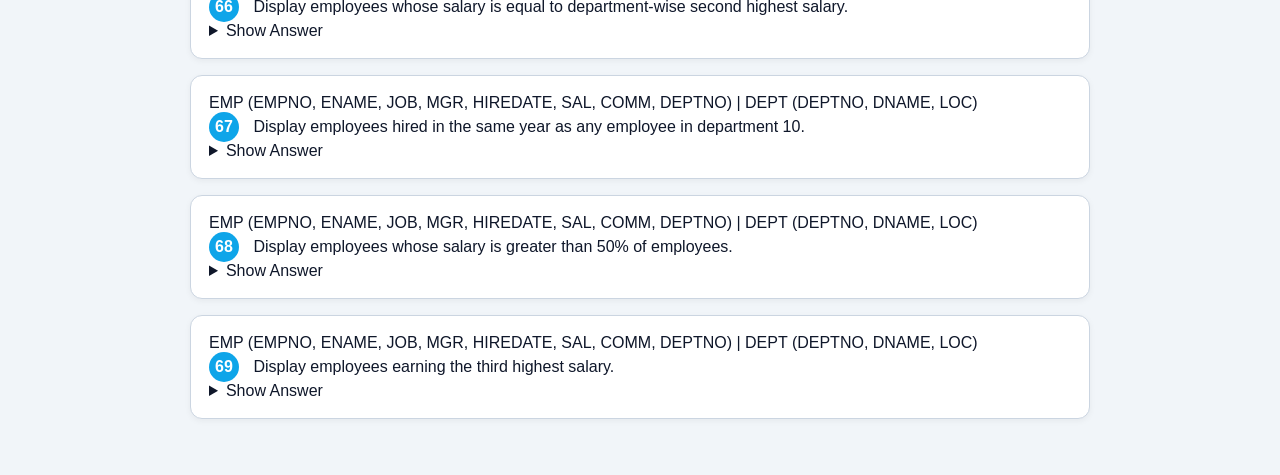
<file: eigth.html>
<!DOCTYPE html>
<html lang="en">
<head>
    <link rel="stylesheet" href="style.css">
    <meta charset="UTF-8">
    <meta name="viewport" content="width=device-width, initial-scale=1.0">
    <title>SQL Practice Questions - Subqueries</title>
    <style>
        
    </style>
</head>
<body>

    <div class="header">
        <h1>SQL SUBQUERIES</h1>
        <a href="javascript:history.back()" class="back-btn">← Go Back</a>
    </div>

    <div class="question-card">
        <div class="schema-info">EMP (EMPNO, ENAME, JOB, MGR, HIREDATE, SAL, COMM, DEPTNO) | DEPT (DEPTNO, DNAME, LOC)</div>
        <span class="q-number">1</span>
        <span class="q-text">Display employees whose salary is greater than JONES.</span>
        <details>
            <summary>Show Answer</summary>
            <div class="answer-content">
SELECT * FROM EMP 
WHERE SAL > (SELECT SAL FROM EMP WHERE ENAME = 'JONES');
            </div>
        </details>
    </div>

    <div class="question-card">
        <div class="schema-info">EMP (EMPNO, ENAME, JOB, MGR, HIREDATE, SAL, COMM, DEPTNO) | DEPT (DEPTNO, DNAME, LOC)</div>
        <span class="q-number">2</span>
        <span class="q-text">Display employees earning the same salary as SCOTT.</span>
        <details>
            <summary>Show Answer</summary>
            <div class="answer-content">
SELECT * FROM EMP 
WHERE SAL = (SELECT SAL FROM EMP WHERE ENAME = 'SCOTT') 
AND ENAME != 'SCOTT';
            </div>
        </details>
    </div>

    <div class="question-card">
        <div class="schema-info">EMP (EMPNO, ENAME, JOB, MGR, HIREDATE, SAL, COMM, DEPTNO) | DEPT (DEPTNO, DNAME, LOC)</div>
        <span class="q-number">3</span>
        <span class="q-text">Display employees hired after ALLEN.</span>
        <details>
            <summary>Show Answer</summary>
            <div class="answer-content">
SELECT * FROM EMP 
WHERE HIREDATE > (SELECT HIREDATE FROM EMP WHERE ENAME = 'ALLEN');
            </div>
        </details>
    </div>

    <div class="question-card">
        <div class="schema-info">EMP (EMPNO, ENAME, JOB, MGR, HIREDATE, SAL, COMM, DEPTNO) | DEPT (DEPTNO, DNAME, LOC)</div>
        <span class="q-number">4</span>
        <span class="q-text">Display employees working in the same department as BLAKE.</span>
        <details>
            <summary>Show Answer</summary>
            <div class="answer-content">
SELECT * FROM EMP 
WHERE DEPTNO = (SELECT DEPTNO FROM EMP WHERE ENAME = 'BLAKE') 
AND ENAME != 'BLAKE';
            </div>
        </details>
    </div>

    <div class="question-card">
        <div class="schema-info">EMP (EMPNO, ENAME, JOB, MGR, HIREDATE, SAL, COMM, DEPTNO) | DEPT (DEPTNO, DNAME, LOC)</div>
        <span class="q-number">5</span>
        <span class="q-text">Display employees having the same job as MILLER.</span>
        <details>
            <summary>Show Answer</summary>
            <div class="answer-content">
SELECT * FROM EMP 
WHERE JOB = (SELECT JOB FROM EMP WHERE ENAME = 'MILLER') 
AND ENAME != 'MILLER';
            </div>
        </details>
    </div>

    <div class="question-card">
        <div class="schema-info">EMP (EMPNO, ENAME, JOB, MGR, HIREDATE, SAL, COMM, DEPTNO) | DEPT (DEPTNO, DNAME, LOC)</div>
        <span class="q-number">6</span>
        <span class="q-text">Display employees earning less than the average salary.</span>
        <details>
            <summary>Show Answer</summary>
            <div class="answer-content">
SELECT * FROM EMP 
WHERE SAL < (SELECT AVG(SAL) FROM EMP);
            </div>
        </details>
    </div>

    <div class="question-card">
        <div class="schema-info">EMP (EMPNO, ENAME, JOB, MGR, HIREDATE, SAL, COMM, DEPTNO) | DEPT (DEPTNO, DNAME, LOC)</div>
        <span class="q-number">7</span>
        <span class="q-text">Display employees earning more than the maximum salary of CLERKs.</span>
        <details>
            <summary>Show Answer</summary>
            <div class="answer-content">
SELECT * FROM EMP 
WHERE SAL > (SELECT MAX(SAL) FROM EMP WHERE JOB = 'CLERK');
            </div>
        </details>
    </div>

    <div class="question-card">
        <div class="schema-info">EMP (EMPNO, ENAME, JOB, MGR, HIREDATE, SAL, COMM, DEPTNO) | DEPT (DEPTNO, DNAME, LOC)</div>
        <span class="q-number">8</span>
        <span class="q-text">Display employee(s) with the minimum salary.</span>
        <details>
            <summary>Show Answer</summary>
            <div class="answer-content">
SELECT * FROM EMP 
WHERE SAL = (SELECT MIN(SAL) FROM EMP);
            </div>
        </details>
    </div>

    <div class="question-card">
        <div class="schema-info">EMP (EMPNO, ENAME, JOB, MGR, HIREDATE, SAL, COMM, DEPTNO) | DEPT (DEPTNO, DNAME, LOC)</div>
        <span class="q-number">9</span>
        <span class="q-text">Display employee(s) with the maximum salary.</span>
        <details>
            <summary>Show Answer</summary>
            <div class="answer-content">
SELECT * FROM EMP 
WHERE SAL = (SELECT MAX(SAL) FROM EMP);
            </div>
        </details>
    </div>

    <div class="question-card">
        <div class="schema-info">EMP (EMPNO, ENAME, JOB, MGR, HIREDATE, SAL, COMM, DEPTNO) | DEPT (DEPTNO, DNAME, LOC)</div>
        <span class="q-number">10</span>
        <span class="q-text">Display employees working in departments located in NEW YORK.</span>
        <details>
            <summary>Show Answer</summary>
            <div class="answer-content">
SELECT * FROM EMP 
WHERE DEPTNO IN (SELECT DEPTNO FROM DEPT WHERE LOC = 'NEW YORK');
            </div>
        </details>
    </div>
    <div class="question-card">
        <div class="schema-info">EMP (EMPNO, ENAME, JOB, MGR, HIREDATE, SAL, COMM, DEPTNO) | DEPT (DEPTNO, DNAME, LOC)</div>
        <span class="q-number">11</span>
        <span class="q-text">Display employees whose salary matches any salary in department 30.</span>
        <details>
            <summary>Show Answer</summary>
            <div class="answer-content">
SELECT * FROM EMP 
WHERE SAL IN (SELECT SAL FROM EMP WHERE DEPTNO = 30);
            </div>
        </details>
    </div>

    <div class="question-card">
        <div class="schema-info">EMP (EMPNO, ENAME, JOB, MGR, HIREDATE, SAL, COMM, DEPTNO) | DEPT (DEPTNO, DNAME, LOC)</div>
        <span class="q-number">12</span>
        <span class="q-text">Display employees earning more than all CLERKs.</span>
        <details>
            <summary>Show Answer</summary>
            <div class="answer-content">
SELECT * FROM EMP 
WHERE SAL > ALL (SELECT SAL FROM EMP WHERE JOB = 'CLERK');
            </div>
        </details>
    </div>

    <div class="question-card">
        <div class="schema-info">EMP (EMPNO, ENAME, JOB, MGR, HIREDATE, SAL, COMM, DEPTNO) | DEPT (DEPTNO, DNAME, LOC)</div>
        <span class="q-number">13</span>
        <span class="q-text">Display employees earning less than any MANAGER.</span>
        <details>
            <summary>Show Answer</summary>
            <div class="answer-content">
SELECT * FROM EMP 
WHERE SAL < ANY (SELECT SAL FROM EMP WHERE JOB = 'MANAGER');
            </div>
        </details>
    </div>

    <div class="question-card">
        <div class="schema-info">EMP (EMPNO, ENAME, JOB, MGR, HIREDATE, SAL, COMM, DEPTNO) | DEPT (DEPTNO, DNAME, LOC)</div>
        <span class="q-number">14</span>
        <span class="q-text">Display employees whose job appears in department 20.</span>
        <details>
            <summary>Show Answer</summary>
            <div class="answer-content">
SELECT * FROM EMP 
WHERE JOB IN (SELECT JOB FROM EMP WHERE DEPTNO = 20);
            </div>
        </details>
    </div>

    <div class="question-card">
        <div class="schema-info">EMP (EMPNO, ENAME, JOB, MGR, HIREDATE, SAL, COMM, DEPTNO) | DEPT (DEPTNO, DNAME, LOC)</div>
        <span class="q-number">15</span>
        <span class="q-text">Display employees whose department has at least one SALESMAN.</span>
        <details>
            <summary>Show Answer</summary>
            <div class="answer-content">
SELECT * FROM EMP 
WHERE DEPTNO IN (SELECT DEPTNO FROM EMP WHERE JOB = 'SALESMAN');
            </div>
        </details>
    </div>

    <div class="question-card">
        <div class="schema-info">EMP (EMPNO, ENAME, JOB, MGR, HIREDATE, SAL, COMM, DEPTNO) | DEPT (DEPTNO, DNAME, LOC)</div>
        <span class="q-number">16</span>
        <span class="q-text">Display employees earning the same salary as any CLERK.</span>
        <details>
            <summary>Show Answer</summary>
            <div class="answer-content">
SELECT * FROM EMP 
WHERE SAL IN (SELECT SAL FROM EMP WHERE JOB = 'CLERK');
            </div>
        </details>
    </div>

    <div class="question-card">
        <div class="schema-info">EMP (EMPNO, ENAME, JOB, MGR, HIREDATE, SAL, COMM, DEPTNO) | DEPT (DEPTNO, DNAME, LOC)</div>
        <span class="q-number">17</span>
        <span class="q-text">Display employees who are not working in departments of SALESMAN.</span>
        <details>
            <summary>Show Answer</summary>
            <div class="answer-content">
SELECT * FROM EMP 
WHERE DEPTNO NOT IN (SELECT DEPTNO FROM EMP WHERE JOB = 'SALESMAN');
            </div>
        </details>
    </div>

    <div class="question-card">
        <div class="schema-info">EMP (EMPNO, ENAME, JOB, MGR, HIREDATE, SAL, COMM, DEPTNO) | DEPT (DEPTNO, DNAME, LOC)</div>
        <span class="q-number">18</span>
        <span class="q-text">Display employees earning more than all employees in department 10.</span>
        <details>
            <summary>Show Answer</summary>
            <div class="answer-content">
SELECT * FROM EMP 
WHERE SAL > ALL (SELECT SAL FROM EMP WHERE DEPTNO = 10);
            </div>
        </details>
    </div>

    <div class="question-card">
        <div class="schema-info">EMP (EMPNO, ENAME, JOB, MGR, HIREDATE, SAL, COMM, DEPTNO) | DEPT (DEPTNO, DNAME, LOC)</div>
        <span class="q-number">19</span>
        <span class="q-text">Display employees whose department number is among departments with more than 3 employees.</span>
        <details>
            <summary>Show Answer</summary>
            <div class="answer-content">
SELECT * FROM EMP 
WHERE DEPTNO IN (SELECT DEPTNO FROM EMP GROUP BY DEPTNO HAVING COUNT(*) > 3);
            </div>
        </details>
    </div>

    <div class="question-card">
        <div class="schema-info">EMP (EMPNO, ENAME, JOB, MGR, HIREDATE, SAL, COMM, DEPTNO) | DEPT (DEPTNO, DNAME, LOC)</div>
        <span class="q-number">20</span>
        <span class="q-text">Display employees whose salary is greater than salary of their manager.</span>
        <details>
            <summary>Show Answer</summary>
            <div class="answer-content">
SELECT e.* FROM EMP e 
WHERE SAL > (SELECT SAL FROM EMP WHERE EMPNO = e.MGR);
            </div>
        </details>
    </div>
    <div class="question-card">
        <div class="schema-info">EMP (EMPNO, ENAME, JOB, MGR, HIREDATE, SAL, COMM, DEPTNO) | DEPT (DEPTNO, DNAME, LOC)</div>
        <span class="q-number">21</span>
        <span class="q-text">Display jobs where average salary is greater than overall average salary.</span>
        <details>
            <summary>Show Answer</summary>
            <div class="answer-content">
SELECT JOB FROM EMP 
GROUP BY JOB 
HAVING AVG(SAL) > (SELECT AVG(SAL) FROM EMP);
            </div>
        </details>
    </div>

    <div class="question-card">
        <div class="schema-info">EMP (EMPNO, ENAME, JOB, MGR, HIREDATE, SAL, COMM, DEPTNO) | DEPT (DEPTNO, DNAME, LOC)</div>
        <span class="q-number">22</span>
        <span class="q-text">Display employees earning more than the department average salary.</span>
        <details>
            <summary>Show Answer</summary>
            <div class="answer-content">
SELECT * FROM EMP e 
WHERE SAL > (SELECT AVG(SAL) FROM EMP WHERE DEPTNO = e.DEPTNO);
            </div>
        </details>
    </div>

    <div class="question-card">
        <div class="schema-info">EMP (EMPNO, ENAME, JOB, MGR, HIREDATE, SAL, COMM, DEPTNO) | DEPT (DEPTNO, DNAME, LOC)</div>
        <span class="q-number">23</span>
        <span class="q-text">Display employees earning the highest salary in each department.</span>
        <details>
            <summary>Show Answer</summary>
            <div class="answer-content">
SELECT * FROM EMP 
WHERE (DEPTNO, SAL) IN (SELECT DEPTNO, MAX(SAL) FROM EMP GROUP BY DEPTNO);
            </div>
        </details>
    </div>

    <div class="question-card">
        <div class="schema-info">EMP (EMPNO, ENAME, JOB, MGR, HIREDATE, SAL, COMM, DEPTNO) | DEPT (DEPTNO, DNAME, LOC)</div>
        <span class="q-number">24</span>
        <span class="q-text">Display employees earning the lowest salary in each job.</span>
        <details>
            <summary>Show Answer</summary>
            <div class="answer-content">
SELECT * FROM EMP 
WHERE (JOB, SAL) IN (SELECT JOB, MIN(SAL) FROM EMP GROUP BY JOB);
            </div>
        </details>
    </div>

    <div class="question-card">
        <div class="schema-info">EMP (EMPNO, ENAME, JOB, MGR, HIREDATE, SAL, COMM, DEPTNO) | DEPT (DEPTNO, DNAME, LOC)</div>
        <span class="q-number">25</span>
        <span class="q-text">Display departments having total salary greater than department 20.</span>
        <details>
            <summary>Show Answer</summary>
            <div class="answer-content">
SELECT DEPTNO FROM EMP 
GROUP BY DEPTNO 
HAVING SUM(SAL) > (SELECT SUM(SAL) FROM EMP WHERE DEPTNO = 20);
            </div>
        </details>
    </div>

    <div class="question-card">
        <div class="schema-info">EMP (EMPNO, ENAME, JOB, MGR, HIREDATE, SAL, COMM, DEPTNO) | DEPT (DEPTNO, DNAME, LOC)</div>
        <span class="q-number">26</span>
        <span class="q-text">Display employees whose salary equals the maximum salary of their job.</span>
        <details>
            <summary>Show Answer</summary>
            <div class="answer-content">
SELECT * FROM EMP e 
WHERE SAL = (SELECT MAX(SAL) FROM EMP WHERE JOB = e.JOB);
            </div>
        </details>
    </div>

    <div class="question-card">
        <div class="schema-info">EMP (EMPNO, ENAME, JOB, MGR, HIREDATE, SAL, COMM, DEPTNO) | DEPT (DEPTNO, DNAME, LOC)</div>
        <span class="q-number">27</span>
        <span class="q-text">Display employees earning more than the overall average salary.</span>
        <details>
            <summary>Show Answer</summary>
            <div class="answer-content">
SELECT * FROM EMP 
WHERE SAL > (SELECT AVG(SAL) FROM EMP);
            </div>
        </details>
    </div>

    <div class="question-card">
        <div class="schema-info">EMP (EMPNO, ENAME, JOB, MGR, HIREDATE, SAL, COMM, DEPTNO) | DEPT (DEPTNO, DNAME, LOC)</div>
        <span class="q-number">28</span>
        <span class="q-text">Display department(s) having the maximum number of employees.</span>
        <details>
            <summary>Show Answer</summary>
            <div class="answer-content">
SELECT DEPTNO FROM EMP 
GROUP BY DEPTNO 
HAVING COUNT(*) = (SELECT MAX(COUNT(*)) FROM EMP GROUP BY DEPTNO);
            </div>
        </details>
    </div>

    <div class="question-card">
        <div class="schema-info">EMP (EMPNO, ENAME, JOB, MGR, HIREDATE, SAL, COMM, DEPTNO) | DEPT (DEPTNO, DNAME, LOC)</div>
        <span class="q-number">29</span>
        <span class="q-text">Display jobs having minimum average salary.</span>
        <details>
            <summary>Show Answer</summary>
            <div class="answer-content">
SELECT JOB FROM EMP 
GROUP BY JOB 
HAVING AVG(SAL) = (SELECT MIN(AVG(SAL)) FROM EMP GROUP BY JOB);
            </div>
        </details>
    </div>

    <div class="question-card">
        <div class="schema-info">EMP (EMPNO, ENAME, JOB, MGR, HIREDATE, SAL, COMM, DEPTNO) | DEPT (DEPTNO, DNAME, LOC)</div>
        <span class="q-number">30</span>
        <span class="q-text">Display employees earning more than the average salary of CLERKs.</span>
        <details>
            <summary>Show Answer</summary>
            <div class="answer-content">
SELECT * FROM EMP 
WHERE SAL > (SELECT AVG(SAL) FROM EMP WHERE JOB = 'CLERK');
            </div>
        </details>
    </div>
    <div class="question-card">
        <div class="schema-info">EMP (EMPNO, ENAME, JOB, MGR, HIREDATE, SAL, COMM, DEPTNO) | DEPT (DEPTNO, DNAME, LOC)</div>
        <span class="q-number">31</span>
        <span class="q-text">Display department(s) where average salary is highest.</span>
        <details>
            <summary>Show Answer</summary>
            <div class="answer-content">
SELECT DEPTNO FROM EMP 
GROUP BY DEPTNO 
HAVING AVG(SAL) = (SELECT MAX(AVG(SAL)) FROM EMP GROUP BY DEPTNO);
            </div>
        </details>
    </div>

    <div class="question-card">
        <div class="schema-info">EMP (EMPNO, ENAME, JOB, MGR, HIREDATE, SAL, COMM, DEPTNO) | DEPT (DEPTNO, DNAME, LOC)</div>
        <span class="q-number">32</span>
        <span class="q-text">Display employees earning more than the average salary of their own department.</span>
        <details>
            <summary>Show Answer</summary>
            <div class="answer-content">
SELECT * FROM EMP e 
WHERE SAL > (SELECT AVG(SAL) FROM EMP WHERE DEPTNO = e.DEPTNO);
            </div>
        </details>
    </div>

    <div class="question-card">
        <div class="schema-info">EMP (EMPNO, ENAME, JOB, MGR, HIREDATE, SAL, COMM, DEPTNO) | DEPT (DEPTNO, DNAME, LOC)</div>
        <span class="q-number">33</span>
        <span class="q-text">Display employees earning the maximum salary in their department.</span>
        <details>
            <summary>Show Answer</summary>
            <div class="answer-content">
SELECT * FROM EMP 
WHERE (DEPTNO, SAL) IN (SELECT DEPTNO, MAX(SAL) FROM EMP GROUP BY DEPTNO);
            </div>
        </details>
    </div>

    <div class="question-card">
        <div class="schema-info">EMP (EMPNO, ENAME, JOB, MGR, HIREDATE, SAL, COMM, DEPTNO) | DEPT (DEPTNO, DNAME, LOC)</div>
        <span class="q-number">34</span>
        <span class="q-text">Display employees earning the minimum salary in their department.</span>
        <details>
            <summary>Show Answer</summary>
            <div class="answer-content">
SELECT * FROM EMP 
WHERE (DEPTNO, SAL) IN (SELECT DEPTNO, MIN(SAL) FROM EMP GROUP BY DEPTNO);
            </div>
        </details>
    </div>

    <div class="question-card">
        <div class="schema-info">EMP (EMPNO, ENAME, JOB, MGR, HIREDATE, SAL, COMM, DEPTNO) | DEPT (DEPTNO, DNAME, LOC)</div>
        <span class="q-number">35</span>
        <span class="q-text">Display employees whose salary is greater than the average salary of their job.</span>
        <details>
            <summary>Show Answer</summary>
            <div class="answer-content">
SELECT * FROM EMP e 
WHERE SAL > (SELECT AVG(SAL) FROM EMP WHERE JOB = e.JOB);
            </div>
        </details>
    </div>

    <div class="question-card">
        <div class="schema-info">EMP (EMPNO, ENAME, JOB, MGR, HIREDATE, SAL, COMM, DEPTNO) | DEPT (DEPTNO, DNAME, LOC)</div>
        <span class="q-number">36</span>
        <span class="q-text">Display employees who are the only employee in their department.</span>
        <details>
            <summary>Show Answer</summary>
            <div class="answer-content">
SELECT * FROM EMP 
WHERE DEPTNO IN (SELECT DEPTNO FROM EMP GROUP BY DEPTNO HAVING COUNT(*) = 1);
            </div>
        </details>
    </div>

    <div class="question-card">
        <div class="schema-info">EMP (EMPNO, ENAME, JOB, MGR, HIREDATE, SAL, COMM, DEPTNO) | DEPT (DEPTNO, DNAME, LOC)</div>
        <span class="q-number">37</span>
        <span class="q-text">Display departments having employees earning more than 5000.</span>
        <details>
            <summary>Show Answer</summary>
            <div class="answer-content">
SELECT DISTINCT DEPTNO FROM EMP 
WHERE SAL > 5000;
            </div>
        </details>
    </div>

    <div class="question-card">
        <div class="schema-info">EMP (EMPNO, ENAME, JOB, MGR, HIREDATE, SAL, COMM, DEPTNO) | DEPT (DEPTNO, DNAME, LOC)</div>
        <span class="q-number">38</span>
        <span class="q-text">Display employees whose department has more than 3 employees.</span>
        <details>
            <summary>Show Answer</summary>
            <div class="answer-content">
SELECT * FROM EMP 
WHERE DEPTNO IN (SELECT DEPTNO FROM EMP GROUP BY DEPTNO HAVING COUNT(*) > 3);
            </div>
        </details>
    </div>

    <div class="question-card">
        <div class="schema-info">EMP (EMPNO, ENAME, JOB, MGR, HIREDATE, SAL, COMM, DEPTNO) | DEPT (DEPTNO, DNAME, LOC)</div>
        <span class="q-number">39</span>
        <span class="q-text">Display employees whose job has more than 2 employees.</span>
        <details>
            <summary>Show Answer</summary>
            <div class="answer-content">
SELECT * FROM EMP 
WHERE JOB IN (SELECT JOB FROM EMP GROUP BY JOB HAVING COUNT(*) > 2);
            </div>
        </details>
    </div>

    <div class="question-card">
        <div class="schema-info">EMP (EMPNO, ENAME, JOB, MGR, HIREDATE, SAL, COMM, DEPTNO) | DEPT (DEPTNO, DNAME, LOC)</div>
        <span class="q-number">40</span>
        <span class="q-text">Display employees working in departments where no one gets commission.</span>
        <details>
            <summary>Show Answer</summary>
            <div class="answer-content">
SELECT * FROM EMP 
WHERE DEPTNO NOT IN (SELECT DISTINCT DEPTNO FROM EMP WHERE COMM IS NOT NULL AND COMM > 0);
            </div>
        </details>
    </div>
    <div class="question-card">
        <div class="schema-info">EMP (EMPNO, ENAME, JOB, MGR, HIREDATE, SAL, COMM, DEPTNO) | DEPT (DEPTNO, DNAME, LOC)</div>
        <span class="q-number">41</span>
        <span class="q-text">Display employees whose department has at least one manager.</span>
        <details>
            <summary>Show Answer</summary>
            <div class="answer-content">
SELECT * FROM EMP 
WHERE DEPTNO IN (SELECT DISTINCT DEPTNO FROM EMP WHERE JOB = 'MANAGER');
            </div>
        </details>
    </div>

    <div class="question-card">
        <div class="schema-info">EMP (EMPNO, ENAME, JOB, MGR, HIREDATE, SAL, COMM, DEPTNO) | DEPT (DEPTNO, DNAME, LOC)</div>
        <span class="q-number">42</span>
        <span class="q-text">Display departments that have employees.</span>
        <details>
            <summary>Show Answer</summary>
            <div class="answer-content">
SELECT * FROM DEPT 
WHERE DEPTNO IN (SELECT DISTINCT DEPTNO FROM EMP);
            </div>
        </details>
    </div>

    <div class="question-card">
        <div class="schema-info">EMP (EMPNO, ENAME, JOB, MGR, HIREDATE, SAL, COMM, DEPTNO) | DEPT (DEPTNO, DNAME, LOC)</div>
        <span class="q-number">43</span>
        <span class="q-text">Display departments that have no employees.</span>
        <details>
            <summary>Show Answer</summary>
            <div class="answer-content">
SELECT * FROM DEPT 
WHERE DEPTNO NOT IN (SELECT DISTINCT DEPTNO FROM EMP WHERE DEPTNO IS NOT NULL);
            </div>
        </details>
    </div>

    <div class="question-card">
        <div class="schema-info">EMP (EMPNO, ENAME, JOB, MGR, HIREDATE, SAL, COMM, DEPTNO) | DEPT (DEPTNO, DNAME, LOC)</div>
        <span class="q-number">44</span>
        <span class="q-text">Display employees who are managers (have subordinates).</span>
        <details>
            <summary>Show Answer</summary>
            <div class="answer-content">
SELECT * FROM EMP 
WHERE EMPNO IN (SELECT DISTINCT MGR FROM EMP WHERE MGR IS NOT NULL);
            </div>
        </details>
    </div>

    <div class="question-card">
        <div class="schema-info">EMP (EMPNO, ENAME, JOB, MGR, HIREDATE, SAL, COMM, DEPTNO) | DEPT (DEPTNO, DNAME, LOC)</div>
        <span class="q-number">45</span>
        <span class="q-text">Display employees who are not managers.</span>
        <details>
            <summary>Show Answer</summary>
            <div class="answer-content">
SELECT * FROM EMP 
WHERE EMPNO NOT IN (SELECT DISTINCT MGR FROM EMP WHERE MGR IS NOT NULL);
            </div>
        </details>
    </div>

    <div class="question-card">
        <div class="schema-info">EMP (EMPNO, ENAME, JOB, MGR, HIREDATE, SAL, COMM, DEPTNO) | DEPT (DEPTNO, DNAME, LOC)</div>
        <span class="q-number">46</span>
        <span class="q-text">Display employees working in departments where SALESMAN exists.</span>
        <details>
            <summary>Show Answer</summary>
            <div class="answer-content">
SELECT * FROM EMP 
WHERE DEPTNO IN (SELECT DISTINCT DEPTNO FROM EMP WHERE JOB = 'SALESMAN');
            </div>
        </details>
    </div>

    <div class="question-card">
        <div class="schema-info">EMP (EMPNO, ENAME, JOB, MGR, HIREDATE, SAL, COMM, DEPTNO) | DEPT (DEPTNO, DNAME, LOC)</div>
        <span class="q-number">47</span>
        <span class="q-text">Display departments where no SALESMAN exists.</span>
        <details>
            <summary>Show Answer</summary>
            <div class="answer-content">
SELECT * FROM DEPT 
WHERE DEPTNO NOT IN (SELECT DISTINCT DEPTNO FROM EMP WHERE JOB = 'SALESMAN');
            </div>
        </details>
    </div>

    <div class="question-card">
        <div class="schema-info">EMP (EMPNO, ENAME, JOB, MGR, HIREDATE, SAL, COMM, DEPTNO) | DEPT (DEPTNO, DNAME, LOC)</div>
        <span class="q-number">48</span>
        <span class="q-text">Display employees whose department has employees with commission.</span>
        <details>
            <summary>Show Answer</summary>
            <div class="answer-content">
SELECT * FROM EMP 
WHERE DEPTNO IN (SELECT DISTINCT DEPTNO FROM EMP WHERE COMM IS NOT NULL AND COMM > 0);
            </div>
        </details>
    </div>

    <div class="question-card">
        <div class="schema-info">EMP (EMPNO, ENAME, JOB, MGR, HIREDATE, SAL, COMM, DEPTNO) | DEPT (DEPTNO, DNAME, LOC)</div>
        <span class="q-number">49</span>
        <span class="q-text">Display departments where all employees get commission.</span>
        <details>
            <summary>Show Answer</summary>
            <div class="answer-content">
-- Departments where NO employee has a NULL or 0 commission
SELECT DEPTNO FROM DEPT 
WHERE DEPTNO NOT IN (SELECT DEPTNO FROM EMP WHERE COMM IS NULL OR COMM = 0);
            </div>
        </details>
    </div>

    <div class="question-card">
        <div class="schema-info">EMP (EMPNO, ENAME, JOB, MGR, HIREDATE, SAL, COMM, DEPTNO) | DEPT (DEPTNO, DNAME, LOC)</div>
        <span class="q-number">50</span>
        <span class="q-text">Display employees whose department has no CLERKs.</span>
        <details>
            <summary>Show Answer</summary>
            <div class="answer-content">
SELECT * FROM EMP 
WHERE DEPTNO NOT IN (SELECT DISTINCT DEPTNO FROM EMP WHERE JOB = 'CLERK');
            </div>
        </details>
    </div>
    <div class="question-card">
        <div class="schema-info">EMP (EMPNO, ENAME, JOB, MGR, HIREDATE, SAL, COMM, DEPTNO) | DEPT (DEPTNO, DNAME, LOC)</div>
        <span class="q-number">51</span>
        <span class="q-text">Display employees who work in departments located in CHICAGO.</span>
        <details>
            <summary>Show Answer</summary>
            <div class="answer-content">
SELECT * FROM EMP 
WHERE DEPTNO IN (SELECT DEPTNO FROM DEPT WHERE LOC = 'CHICAGO');
            </div>
        </details>
    </div>

    <div class="question-card">
        <div class="schema-info">EMP (EMPNO, ENAME, JOB, MGR, HIREDATE, SAL, COMM, DEPTNO) | DEPT (DEPTNO, DNAME, LOC)</div>
        <span class="q-number">52</span>
        <span class="q-text">Display department number and average salary of employees whose salary is greater than 2000.</span>
        <details>
            <summary>Show Answer</summary>
            <div class="answer-content">
SELECT DEPTNO, AVG(SAL) 
FROM EMP 
WHERE SAL > 2000 
GROUP BY DEPTNO;
            </div>
        </details>
    </div>

    <div class="question-card">
        <div class="schema-info">EMP (EMPNO, ENAME, JOB, MGR, HIREDATE, SAL, COMM, DEPTNO) | DEPT (DEPTNO, DNAME, LOC)</div>
        <span class="q-number">53</span>
        <span class="q-text">Display job and total salary of employees earning more than the department average.</span>
        <details>
            <summary>Show Answer</summary>
            <div class="answer-content">
SELECT JOB, SUM(SAL) 
FROM EMP e 
WHERE SAL > (SELECT AVG(SAL) FROM EMP WHERE DEPTNO = e.DEPTNO)
GROUP BY JOB;
            </div>
        </details>
    </div>

    <div class="question-card">
        <div class="schema-info">EMP (EMPNO, ENAME, JOB, MGR, HIREDATE, SAL, COMM, DEPTNO) | DEPT (DEPTNO, DNAME, LOC)</div>
        <span class="q-number">54</span>
        <span class="q-text">Display departments having average salary greater than overall average salary.</span>
        <details>
            <summary>Show Answer</summary>
            <div class="answer-content">
SELECT DEPTNO FROM EMP 
GROUP BY DEPTNO 
HAVING AVG(SAL) > (SELECT AVG(SAL) FROM EMP);
            </div>
        </details>
    </div>

    <div class="question-card">
        <div class="schema-info">EMP (EMPNO, ENAME, JOB, MGR, HIREDATE, SAL, COMM, DEPTNO) | DEPT (DEPTNO, DNAME, LOC)</div>
        <span class="q-number">55</span>
        <span class="q-text">Display job-wise employee count from employees earning more than 1500.</span>
        <details>
            <summary>Show Answer</summary>
            <div class="answer-content">
SELECT JOB, COUNT(*) 
FROM EMP 
WHERE SAL > 1500 
GROUP BY JOB;
            </div>
        </details>
    </div>

    <div class="question-card">
        <div class="schema-info">EMP (EMPNO, ENAME, JOB, MGR, HIREDATE, SAL, COMM, DEPTNO) | DEPT (DEPTNO, DNAME, LOC)</div>
        <span class="q-number">56</span>
        <span class="q-text">Display departments having more than 2 employees earning commission.</span>
        <details>
            <summary>Show Answer</summary>
            <div class="answer-content">
SELECT DEPTNO FROM EMP 
WHERE COMM IS NOT NULL AND COMM > 0
GROUP BY DEPTNO 
HAVING COUNT(*) > 2;
            </div>
        </details>
    </div>

    <div class="question-card">
        <div class="schema-info">EMP (EMPNO, ENAME, JOB, MGR, HIREDATE, SAL, COMM, DEPTNO) | DEPT (DEPTNO, DNAME, LOC)</div>
        <span class="q-number">57</span>
        <span class="q-text">Display job and maximum salary from employees hired after 1981.</span>
        <details>
            <summary>Show Answer</summary>
            <div class="answer-content">
SELECT JOB, MAX(SAL) 
FROM EMP 
WHERE HIREDATE > '1981-12-31' 
GROUP BY JOB;
            </div>
        </details>
    </div>

    <div class="question-card">
        <div class="schema-info">EMP (EMPNO, ENAME, JOB, MGR, HIREDATE, SAL, COMM, DEPTNO) | DEPT (DEPTNO, DNAME, LOC)</div>
        <span class="q-number">58</span>
        <span class="q-text">Display department-wise total salary excluding department 30.</span>
        <details>
            <summary>Show Answer</summary>
            <div class="answer-content">
SELECT DEPTNO, SUM(SAL) 
FROM EMP 
WHERE DEPTNO != 30 
GROUP BY DEPTNO;
            </div>
        </details>
    </div>

    <div class="question-card">
        <div class="schema-info">EMP (EMPNO, ENAME, JOB, MGR, HIREDATE, SAL, COMM, DEPTNO) | DEPT (DEPTNO, DNAME, LOC)</div>
        <span class="q-number">59</span>
        <span class="q-text">Display departments having total salary greater than overall total salary average.</span>
        <details>
            <summary>Show Answer</summary>
            <div class="answer-content">
SELECT DEPTNO FROM EMP 
GROUP BY DEPTNO 
HAVING SUM(SAL) > (SELECT AVG(total_sal) FROM (SELECT SUM(SAL) as total_sal FROM EMP GROUP BY DEPTNO));
            </div>
        </details>
    </div>

    <div class="question-card">
        <div class="schema-info">EMP (EMPNO, ENAME, JOB, MGR, HIREDATE, SAL, COMM, DEPTNO) | DEPT (DEPTNO, DNAME, LOC)</div>
        <span class="q-number">60</span>
        <span class="q-text">Display job-wise average salary where department has more than 3 employees.</span>
        <details>
            <summary>Show Answer</summary>
            <div class="answer-content">
SELECT JOB, AVG(SAL) 
FROM EMP 
WHERE DEPTNO IN (SELECT DEPTNO FROM EMP GROUP BY DEPTNO HAVING COUNT(*) > 3)
GROUP BY JOB;
            </div>
        </details>
    </div>
    <div class="question-card">
        <div class="schema-info">EMP (EMPNO, ENAME, JOB, MGR, HIREDATE, SAL, COMM, DEPTNO) | DEPT (DEPTNO, DNAME, LOC)</div>
        <span class="q-number">61</span>
        <span class="q-text">Display department and job having maximum total salary.</span>
        <details>
            <summary>Show Answer</summary>
            <div class="answer-content">
SELECT DEPTNO, JOB, SUM(SAL) 
FROM EMP 
GROUP BY DEPTNO, JOB 
HAVING SUM(SAL) = (SELECT MAX(SUM(SAL)) FROM EMP GROUP BY DEPTNO, JOB);
            </div>
        </details>
    </div>

    <div class="question-card">
        <div class="schema-info">EMP (EMPNO, ENAME, JOB, MGR, HIREDATE, SAL, COMM, DEPTNO) | DEPT (DEPTNO, DNAME, LOC)</div>
        <span class="q-number">62</span>
        <span class="q-text">Display employees earning the second highest salary.</span>
        <details>
            <summary>Show Answer</summary>
            <div class="answer-content">
SELECT * FROM EMP 
WHERE SAL = (SELECT MAX(SAL) FROM EMP WHERE SAL < (SELECT MAX(SAL) FROM EMP));
            </div>
        </details>
    </div>

    <div class="question-card">
        <div class="schema-info">EMP (EMPNO, ENAME, JOB, MGR, HIREDATE, SAL, COMM, DEPTNO) | DEPT (DEPTNO, DNAME, LOC)</div>
        <span class="q-number">63</span>
        <span class="q-text">Display employees earning more than the average salary of departments located in DALLAS.</span>
        <details>
            <summary>Show Answer</summary>
            <div class="answer-content">
SELECT * FROM EMP 
WHERE SAL > (SELECT AVG(SAL) FROM EMP WHERE DEPTNO IN (SELECT DEPTNO FROM DEPT WHERE LOC = 'DALLAS'));
            </div>
        </details>
    </div>

    <div class="question-card">
        <div class="schema-info">EMP (EMPNO, ENAME, JOB, MGR, HIREDATE, SAL, COMM, DEPTNO) | DEPT (DEPTNO, DNAME, LOC)</div>
        <span class="q-number">64</span>
        <span class="q-text">Display departments where maximum salary equals minimum salary.</span>
        <details>
            <summary>Show Answer</summary>
            <div class="answer-content">
SELECT DEPTNO FROM EMP 
GROUP BY DEPTNO 
HAVING MAX(SAL) = MIN(SAL);
            </div>
        </details>
    </div>

    <div class="question-card">
        <div class="schema-info">EMP (EMPNO, ENAME, JOB, MGR, HIREDATE, SAL, COMM, DEPTNO) | DEPT (DEPTNO, DNAME, LOC)</div>
        <span class="q-number">65</span>
        <span class="q-text">Display employees whose salary is less than all MANAGERS but more than any CLERK.</span>
        <details>
            <summary>Show Answer</summary>
            <div class="answer-content">
SELECT * FROM EMP 
WHERE SAL < ALL (SELECT SAL FROM EMP WHERE JOB = 'MANAGER')
AND SAL > ANY (SELECT SAL FROM EMP WHERE JOB = 'CLERK');
            </div>
        </details>
    </div>

    <div class="question-card">
        <div class="schema-info">EMP (EMPNO, ENAME, JOB, MGR, HIREDATE, SAL, COMM, DEPTNO) | DEPT (DEPTNO, DNAME, LOC)</div>
        <span class="q-number">66</span>
        <span class="q-text">Display employees whose salary is equal to department-wise second highest salary.</span>
        <details>
            <summary>Show Answer</summary>
            <div class="answer-content">
SELECT * FROM EMP e1
WHERE SAL = (SELECT MAX(SAL) FROM EMP e2 
             WHERE e2.DEPTNO = e1.DEPTNO 
             AND e2.SAL < (SELECT MAX(SAL) FROM EMP e3 WHERE e3.DEPTNO = e1.DEPTNO));
            </div>
        </details>
    </div>

    <div class="question-card">
        <div class="schema-info">EMP (EMPNO, ENAME, JOB, MGR, HIREDATE, SAL, COMM, DEPTNO) | DEPT (DEPTNO, DNAME, LOC)</div>
        <span class="q-number">67</span>
        <span class="q-text">Display employees hired in the same year as any employee in department 10.</span>
        <details>
            <summary>Show Answer</summary>
            <div class="answer-content">
SELECT * FROM EMP 
WHERE TO_CHAR(HIREDATE, 'YYYY') IN (SELECT TO_CHAR(HIREDATE, 'YYYY') FROM EMP WHERE DEPTNO = 10);
            </div>
        </details>
    </div>

    <div class="question-card">
        <div class="schema-info">EMP (EMPNO, ENAME, JOB, MGR, HIREDATE, SAL, COMM, DEPTNO) | DEPT (DEPTNO, DNAME, LOC)</div>
        <span class="q-number">68</span>
        <span class="q-text">Display employees whose salary is greater than 50% of employees.</span>
        <details>
            <summary>Show Answer</summary>
            <div class="answer-content">
-- Also known as finding employees above the median
SELECT * FROM EMP e1
WHERE (SELECT COUNT(*) FROM EMP e2 WHERE e2.SAL < e1.SAL) > (SELECT COUNT(*)/2 FROM EMP);
            </div>
        </details>
    </div>

    <div class="question-card">
        <div class="schema-info">EMP (EMPNO, ENAME, JOB, MGR, HIREDATE, SAL, COMM, DEPTNO) | DEPT (DEPTNO, DNAME, LOC)</div>
        <span class="q-number">69</span>
        <span class="q-text">Display employees earning the third highest salary.</span>
        <details>
            <summary>Show Answer</summary>
            <div class="answer-content">
SELECT * FROM EMP e1
WHERE 2 = (SELECT COUNT(DISTINCT SAL) FROM EMP e2 WHERE e2.SAL > e1.SAL);
            </div>
        </details>
    </div>

</body>
</html>
</file>
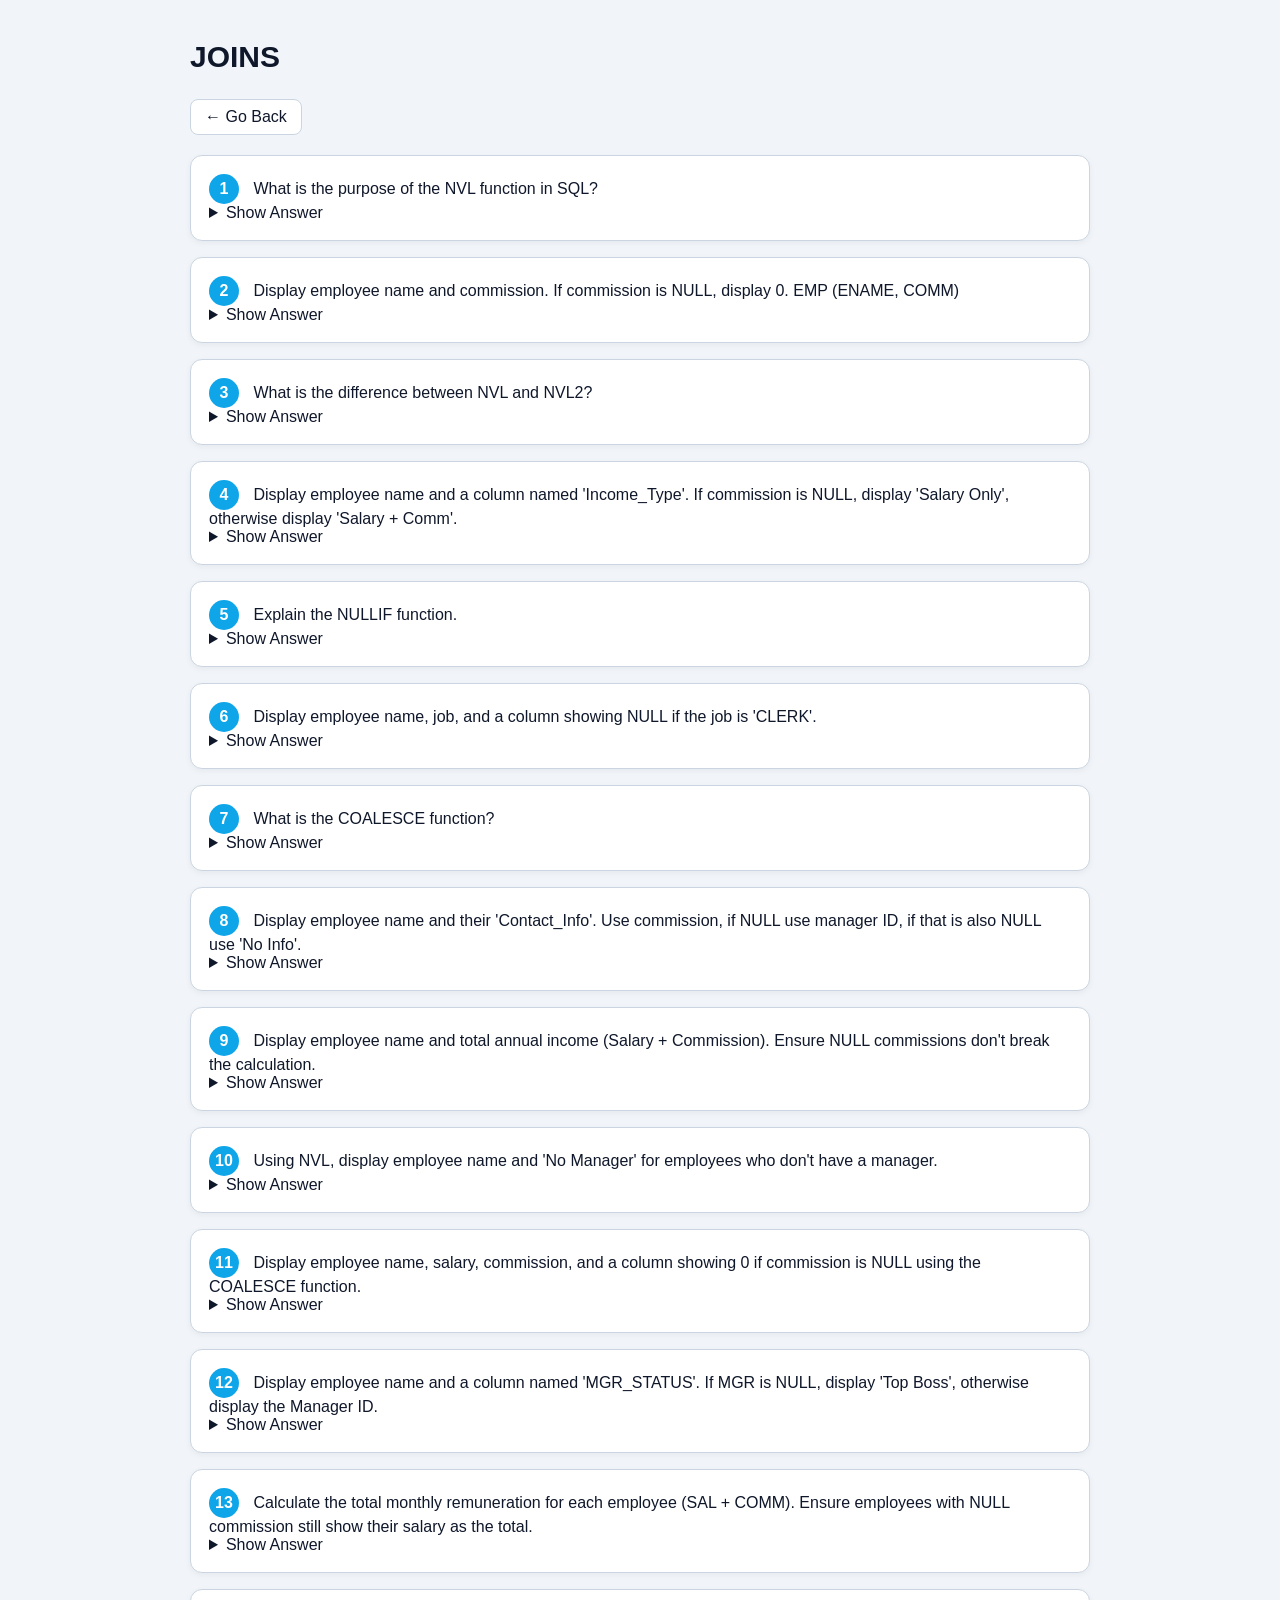
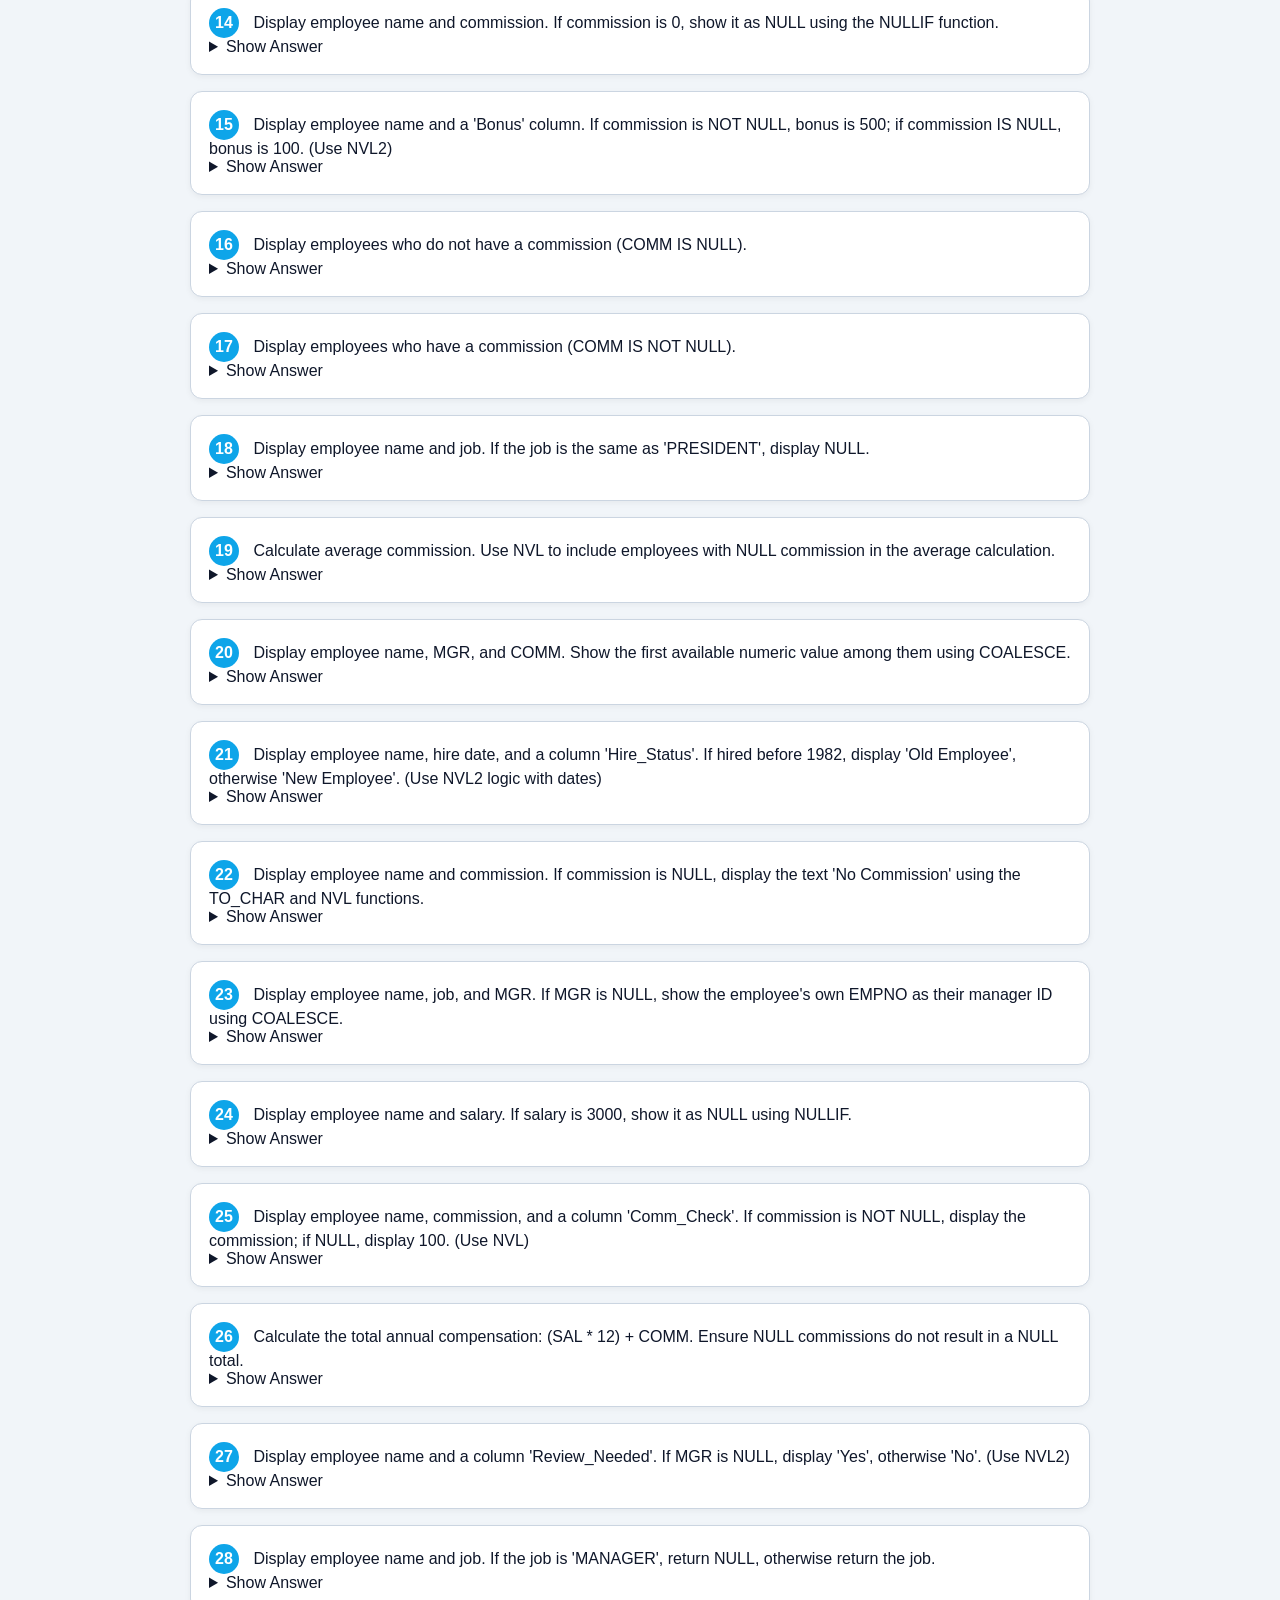
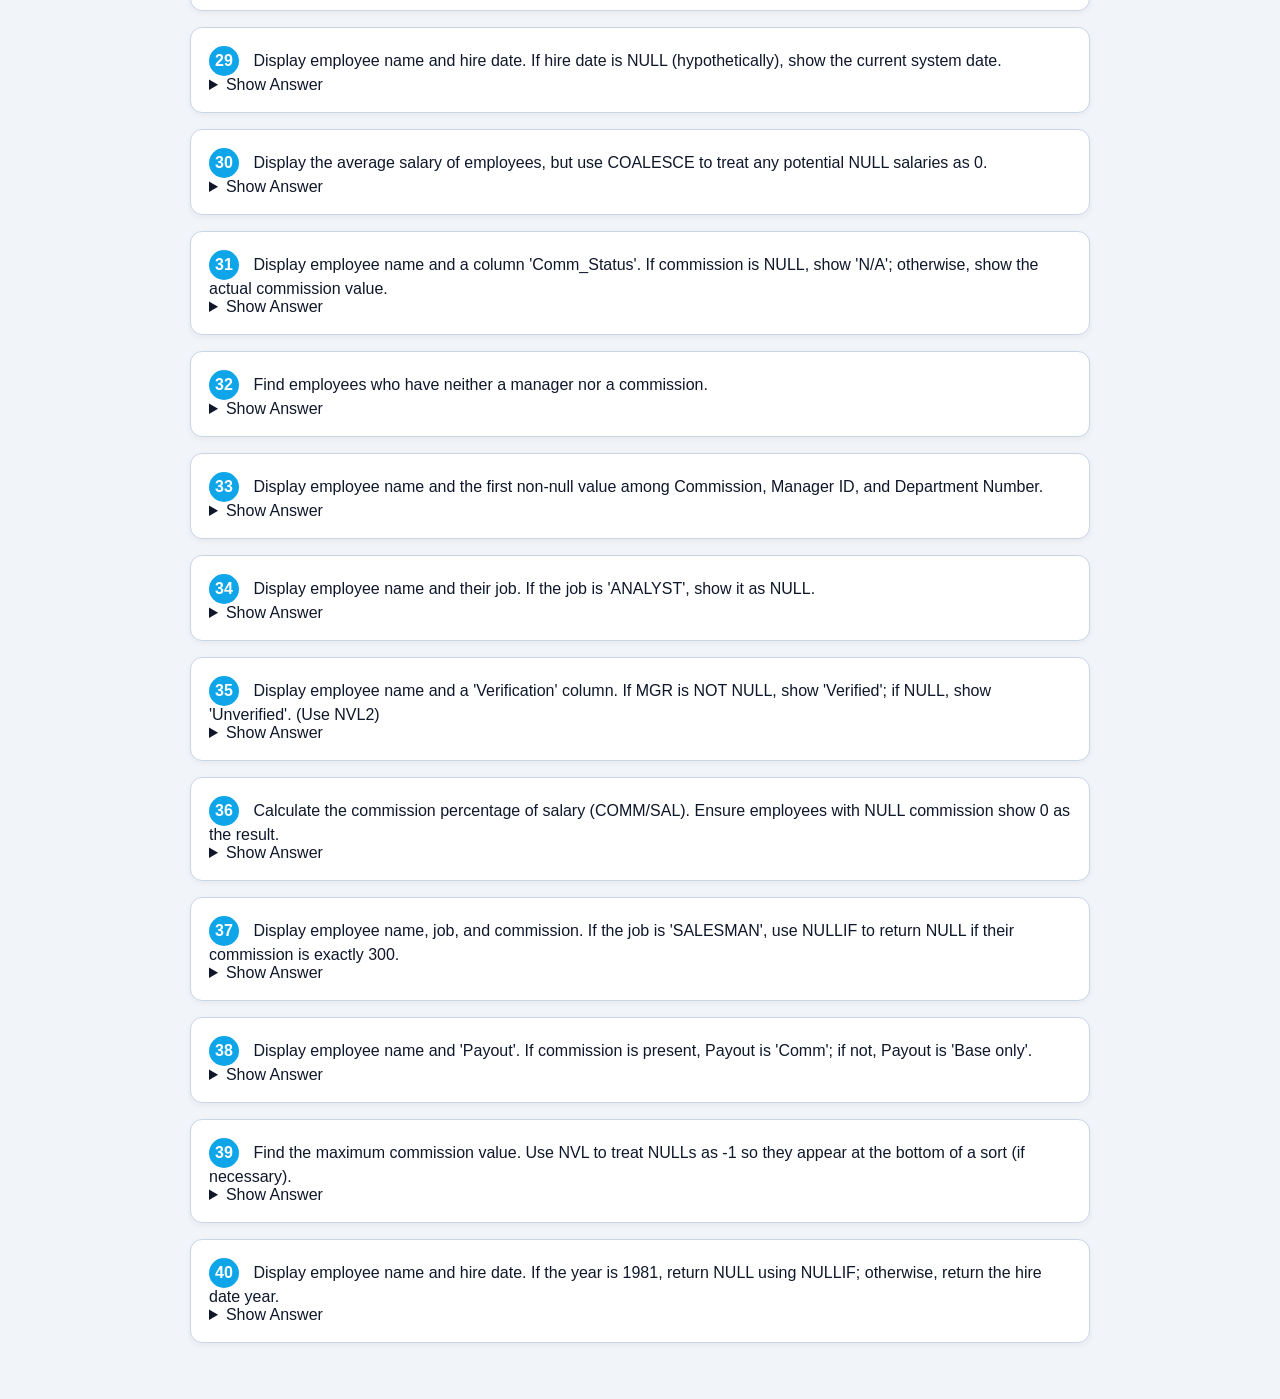
<file: eleventh.html>
<!DOCTYPE html>
<html lang="en">
<head>
    <link rel="stylesheet" href="style.css">
    <meta charset="UTF-8">
    <meta name="viewport" content="width=device-width, initial-scale=1.0">
    <title>SQL Null Functions Practice</title>
    <style>
       
    </style>
</head>
<body>

    <div class="header">
        <h1>JOINS</h1>
        <a href="javascript:history.back()" class="back-btn">← Go Back</a>
    </div>

    <div class="question-card">
        <span class="q-number">1</span>
        <span class="q-text">What is the purpose of the NVL function in SQL?</span>
        <details>
            <summary>Show Answer</summary>
            <div class="answer-content">
The **NVL** function is used to replace a NULL value with a specific value. 
**Syntax:** NVL(expression, replacement_value)
If the expression is NULL, it returns the replacement value; otherwise, it returns the original value.
            </div>
        </details>
    </div>

    <div class="question-card">
        <span class="q-number">2</span>
        <span class="q-text">Display employee name and commission. If commission is NULL, display 0.</span>
        <span class="schema-note">EMP (ENAME, COMM)</span>
        <details>
            <summary>Show Answer</summary>
            <div class="answer-content">
SELECT ENAME, NVL(COMM, 0) AS COMMISSION 
FROM EMP;
            </div>
        </details>
    </div>

    <div class="question-card">
        <span class="q-number">3</span>
        <span class="q-text">What is the difference between NVL and NVL2?</span>
        <details>
            <summary>Show Answer</summary>
            <div class="answer-content">
- **NVL(exp, val1):** Returns val1 if exp is NULL.
- **NVL2(exp, val1, val2):** Returns val1 if exp is NOT NULL, and returns val2 if exp is NULL.
            </div>
        </details>
    </div>

    <div class="question-card">
        <span class="q-number">4</span>
        <span class="q-text">Display employee name and a column named 'Income_Type'. If commission is NULL, display 'Salary Only', otherwise display 'Salary + Comm'.</span>
        <details>
            <summary>Show Answer</summary>
            <div class="answer-content">
SELECT ENAME, 
NVL2(COMM, 'Salary + Comm', 'Salary Only') AS INCOME_TYPE 
FROM EMP;
            </div>
        </details>
    </div>

    <div class="question-card">
        <span class="q-number">5</span>
        <span class="q-text">Explain the NULLIF function.</span>
        <details>
            <summary>Show Answer</summary>
            <div class="answer-content">
The **NULLIF** function compares two expressions. 
If they are equal, the function returns NULL. If they are not equal, it returns the first expression.
**Syntax:** NULLIF(exp1, exp2)
            </div>
        </details>
    </div>

    <div class="question-card">
        <span class="q-number">6</span>
        <span class="q-text">Display employee name, job, and a column showing NULL if the job is 'CLERK'.</span>
        <details>
            <summary>Show Answer</summary>
            <div class="answer-content">
SELECT ENAME, JOB, 
NULLIF(JOB, 'CLERK') AS JOB_CHECK 
FROM EMP;
            </div>
        </details>
    </div>

    <div class="question-card">
        <span class="q-number">7</span>
        <span class="q-text">What is the COALESCE function?</span>
        <details>
            <summary>Show Answer</summary>
            <div class="answer-content">
**COALESCE** returns the first non-null expression in a list. 
It can take multiple arguments and evaluates them in order.
**Syntax:** COALESCE(val1, val2, ..., valN)
            </div>
        </details>
    </div>

    <div class="question-card">
        <span class="q-number">8</span>
        <span class="q-text">Display employee name and their 'Contact_Info'. Use commission, if NULL use manager ID, if that is also NULL use 'No Info'.</span>
        <details>
            <summary>Show Answer</summary>
            <div class="answer-content">
SELECT ENAME, 
COALESCE(TO_CHAR(COMM), TO_CHAR(MGR), 'No Info') AS CONTACT_INFO 
FROM EMP;
            </div>
        </details>
    </div>

    <div class="question-card">
        <span class="q-number">9</span>
        <span class="q-text">Display employee name and total annual income (Salary + Commission). Ensure NULL commissions don't break the calculation.</span>
        <details>
            <summary>Show Answer</summary>
            <div class="answer-content">
SELECT ENAME, 
(SAL + NVL(COMM, 0)) * 12 AS ANNUAL_INCOME 
FROM EMP;
            </div>
        </details>
    </div>

    <div class="question-card">
        <span class="q-number">10</span>
        <span class="q-text">Using NVL, display employee name and 'No Manager' for employees who don't have a manager.</span>
        <details>
            <summary>Show Answer</summary>
            <div class="answer-content">
SELECT ENAME, 
NVL(TO_CHAR(MGR), 'No Manager') AS MANAGER_ID 
FROM EMP;
            </div>
        </details>
    </div>
    <div class="question-card">
        <span class="q-number">11</span>
        <span class="q-text">Display employee name, salary, commission, and a column showing 0 if commission is NULL using the COALESCE function.</span>
        <details>
            <summary>Show Answer</summary>
            <div class="answer-content">
SELECT ENAME, SAL, COMM, 
COALESCE(COMM, 0) AS COMM_CHECK 
FROM EMP;
            </div>
        </details>
    </div>

    <div class="question-card">
        <span class="q-number">12</span>
        <span class="q-text">Display employee name and a column named 'MGR_STATUS'. If MGR is NULL, display 'Top Boss', otherwise display the Manager ID.</span>
        <details>
            <summary>Show Answer</summary>
            <div class="answer-content">
SELECT ENAME, 
NVL(TO_CHAR(MGR), 'Top Boss') AS MGR_STATUS 
FROM EMP;
            </div>
        </details>
    </div>

    <div class="question-card">
        <span class="q-number">13</span>
        <span class="q-text">Calculate the total monthly remuneration for each employee (SAL + COMM). Ensure employees with NULL commission still show their salary as the total.</span>
        <details>
            <summary>Show Answer</summary>
            <div class="answer-content">
SELECT ENAME, SAL, COMM, 
(SAL + NVL(COMM, 0)) AS TOTAL_REMUNERATION 
FROM EMP;
            </div>
        </details>
    </div>

    <div class="question-card">
        <span class="q-number">14</span>
        <span class="q-text">Display employee name and commission. If commission is 0, show it as NULL using the NULLIF function.</span>
        <details>
            <summary>Show Answer</summary>
            <div class="answer-content">
SELECT ENAME, 
NULLIF(COMM, 0) AS COMM_AS_NULL 
FROM EMP;
            </div>
        </details>
    </div>

    <div class="question-card">
        <span class="q-number">15</span>
        <span class="q-text">Display employee name and a 'Bonus' column. If commission is NOT NULL, bonus is 500; if commission IS NULL, bonus is 100. (Use NVL2)</span>
        <details>
            <summary>Show Answer</summary>
            <div class="answer-content">
SELECT ENAME, 
NVL2(COMM, 500, 100) AS BONUS 
FROM EMP;
            </div>
        </details>
    </div>

    <div class="question-card">
        <span class="q-number">16</span>
        <span class="q-text">Display employees who do not have a commission (COMM IS NULL).</span>
        <details>
            <summary>Show Answer</summary>
            <div class="answer-content">
SELECT * FROM EMP 
WHERE COMM IS NULL;
            </div>
        </details>
    </div>

    <div class="question-card">
        <span class="q-number">17</span>
        <span class="q-text">Display employees who have a commission (COMM IS NOT NULL).</span>
        <details>
            <summary>Show Answer</summary>
            <div class="answer-content">
SELECT * FROM EMP 
WHERE COMM IS NOT NULL;
            </div>
        </details>
    </div>

    <div class="question-card">
        <span class="q-number">18</span>
        <span class="q-text">Display employee name and job. If the job is the same as 'PRESIDENT', display NULL.</span>
        <details>
            <summary>Show Answer</summary>
            <div class="answer-content">
SELECT ENAME, 
NULLIF(JOB, 'PRESIDENT') AS JOB_HIDE 
FROM EMP;
            </div>
        </details>
    </div>

    <div class="question-card">
        <span class="q-number">19</span>
        <span class="q-text">Calculate average commission. Use NVL to include employees with NULL commission in the average calculation.</span>
        <details>
            <summary>Show Answer</summary>
            <div class="answer-content">
SELECT AVG(NVL(COMM, 0)) AS AVG_COMM_ALL 
FROM EMP;
            </div>
        </details>
    </div>

    <div class="question-card">
        <span class="q-number">20</span>
        <span class="q-text">Display employee name, MGR, and COMM. Show the first available numeric value among them using COALESCE.</span>
        <details>
            <summary>Show Answer</summary>
            <div class="answer-content">
SELECT ENAME, MGR, COMM, 
COALESCE(MGR, COMM, 0) AS FIRST_VALUE 
FROM EMP;
            </div>
        </details>
    </div>
    <div class="question-card">
        <span class="q-number">21</span>
        <span class="q-text">Display employee name, hire date, and a column 'Hire_Status'. If hired before 1982, display 'Old Employee', otherwise 'New Employee'. (Use NVL2 logic with dates)</span>
        <details>
            <summary>Show Answer</summary>
            <div class="answer-content">
-- Note: Using CASE or DECODE is standard, but to follow NVL2 style:
SELECT ENAME, HIREDATE,
CASE 
    WHEN HIREDATE < TO_DATE('01-JAN-1982', 'DD-MON-YYYY') THEN 'Old Employee'
    ELSE 'New Employee'
END AS HIRE_STATUS
FROM EMP;
            </div>
        </details>
    </div>

    <div class="question-card">
        <span class="q-number">22</span>
        <span class="q-text">Display employee name and commission. If commission is NULL, display the text 'No Commission' using the TO_CHAR and NVL functions.</span>
        <details>
            <summary>Show Answer</summary>
            <div class="answer-content">
SELECT ENAME, 
NVL(TO_CHAR(COMM), 'No Commission') AS COMMISSION_INFO 
FROM EMP;
            </div>
        </details>
    </div>

    <div class="question-card">
        <span class="q-number">23</span>
        <span class="q-text">Display employee name, job, and MGR. If MGR is NULL, show the employee's own EMPNO as their manager ID using COALESCE.</span>
        <details>
            <summary>Show Answer</summary>
            <div class="answer-content">
SELECT ENAME, JOB, 
COALESCE(MGR, EMPNO) AS MGR_ID_CHECK 
FROM EMP;
            </div>
        </details>
    </div>

    <div class="question-card">
        <span class="q-number">24</span>
        <span class="q-text">Display employee name and salary. If salary is 3000, show it as NULL using NULLIF.</span>
        <details>
            <summary>Show Answer</summary>
            <div class="answer-content">
SELECT ENAME, 
NULLIF(SAL, 3000) AS SALARY_HIDE 
FROM EMP;
            </div>
        </details>
    </div>

    <div class="question-card">
        <span class="q-number">25</span>
        <span class="q-text">Display employee name, commission, and a column 'Comm_Check'. If commission is NOT NULL, display the commission; if NULL, display 100. (Use NVL)</span>
        <details>
            <summary>Show Answer</summary>
            <div class="answer-content">
SELECT ENAME, COMM, 
NVL(COMM, 100) AS COMM_CHECK 
FROM EMP;
            </div>
        </details>
    </div>

    <div class="question-card">
        <span class="q-number">26</span>
        <span class="q-text">Calculate the total annual compensation: (SAL * 12) + COMM. Ensure NULL commissions do not result in a NULL total.</span>
        <details>
            <summary>Show Answer</summary>
            <div class="answer-content">
SELECT ENAME, 
(SAL * 12) + NVL(COMM, 0) AS TOTAL_ANNUAL_COMP 
FROM EMP;
            </div>
        </details>
    </div>

    <div class="question-card">
        <span class="q-number">27</span>
        <span class="q-text">Display employee name and a column 'Review_Needed'. If MGR is NULL, display 'Yes', otherwise 'No'. (Use NVL2)</span>
        <details>
            <summary>Show Answer</summary>
            <div class="answer-content">
SELECT ENAME, 
NVL2(MGR, 'No', 'Yes') AS REVIEW_NEEDED 
FROM EMP;
            </div>
        </details>
    </div>

    <div class="question-card">
        <span class="q-number">28</span>
        <span class="q-text">Display employee name and job. If the job is 'MANAGER', return NULL, otherwise return the job.</span>
        <details>
            <summary>Show Answer</summary>
            <div class="answer-content">
SELECT ENAME, 
NULLIF(JOB, 'MANAGER') AS JOB_NULLIFIED 
FROM EMP;
            </div>
        </details>
    </div>

    <div class="question-card">
        <span class="q-number">29</span>
        <span class="q-text">Display employee name and hire date. If hire date is NULL (hypothetically), show the current system date.</span>
        <details>
            <summary>Show Answer</summary>
            <div class="answer-content">
SELECT ENAME, 
NVL(HIREDATE, SYSDATE) AS FINAL_HIRE_DATE 
FROM EMP;
            </div>
        </details>
    </div>

    <div class="question-card">
        <span class="q-number">30</span>
        <span class="q-text">Display the average salary of employees, but use COALESCE to treat any potential NULL salaries as 0.</span>
        <details>
            <summary>Show Answer</summary>
            <div class="answer-content">
SELECT AVG(COALESCE(SAL, 0)) AS AVG_SALARY 
FROM EMP;
            </div>
        </details>
    </div>
    <div class="question-card">
        <span class="q-number">31</span>
        <span class="q-text">Display employee name and a column 'Comm_Status'. If commission is NULL, show 'N/A'; otherwise, show the actual commission value.</span>
        <details>
            <summary>Show Answer</summary>
            <div class="answer-content">
SELECT ENAME, 
NVL(TO_CHAR(COMM), 'N/A') AS COMM_STATUS 
FROM EMP;
            </div>
        </details>
    </div>

    <div class="question-card">
        <span class="q-number">32</span>
        <span class="q-text">Find employees who have neither a manager nor a commission.</span>
        <details>
            <summary>Show Answer</summary>
            <div class="answer-content">
SELECT * FROM EMP 
WHERE MGR IS NULL AND COMM IS NULL;
            </div>
        </details>
    </div>

    <div class="question-card">
        <span class="q-number">33</span>
        <span class="q-text">Display employee name and the first non-null value among Commission, Manager ID, and Department Number.</span>
        <details>
            <summary>Show Answer</summary>
            <div class="answer-content">
SELECT ENAME, 
COALESCE(COMM, MGR, DEPTNO) AS FIRST_NON_NULL 
FROM EMP;
            </div>
        </details>
    </div>

    <div class="question-card">
        <span class="q-number">34</span>
        <span class="q-text">Display employee name and their job. If the job is 'ANALYST', show it as NULL.</span>
        <details>
            <summary>Show Answer</summary>
            <div class="answer-content">
SELECT ENAME, 
NULLIF(JOB, 'ANALYST') AS JOB_CHECK 
FROM EMP;
            </div>
        </details>
    </div>

    <div class="question-card">
        <span class="q-number">35</span>
        <span class="q-text">Display employee name and a 'Verification' column. If MGR is NOT NULL, show 'Verified'; if NULL, show 'Unverified'. (Use NVL2)</span>
        <details>
            <summary>Show Answer</summary>
            <div class="answer-content">
SELECT ENAME, 
NVL2(MGR, 'Verified', 'Unverified') AS VERIFICATION 
FROM EMP;
            </div>
        </details>
    </div>

    <div class="question-card">
        <span class="q-number">36</span>
        <span class="q-text">Calculate the commission percentage of salary (COMM/SAL). Ensure employees with NULL commission show 0 as the result.</span>
        <details>
            <summary>Show Answer</summary>
            <div class="answer-content">
SELECT ENAME, 
NVL(COMM, 0) / SAL AS COMM_PERCENT 
FROM EMP;
            </div>
        </details>
    </div>

    <div class="question-card">
        <span class="q-number">37</span>
        <span class="q-text">Display employee name, job, and commission. If the job is 'SALESMAN', use NULLIF to return NULL if their commission is exactly 300.</span>
        <details>
            <summary>Show Answer</summary>
            <div class="answer-content">
SELECT ENAME, JOB, 
NULLIF(COMM, 300) AS ADJUSTED_COMM 
FROM EMP 
WHERE JOB = 'SALESMAN';
            </div>
        </details>
    </div>

    <div class="question-card">
        <span class="q-number">38</span>
        <span class="q-text">Display employee name and 'Payout'. If commission is present, Payout is 'Comm'; if not, Payout is 'Base only'.</span>
        <details>
            <summary>Show Answer</summary>
            <div class="answer-content">
SELECT ENAME, 
NVL2(COMM, 'Comm', 'Base only') AS PAYOUT 
FROM EMP;
            </div>
        </details>
    </div>

    <div class="question-card">
        <span class="q-number">39</span>
        <span class="q-text">Find the maximum commission value. Use NVL to treat NULLs as -1 so they appear at the bottom of a sort (if necessary).</span>
        <details>
            <summary>Show Answer</summary>
            <div class="answer-content">
SELECT MAX(NVL(COMM, -1)) AS MAX_COMM_ADJUSTED 
FROM EMP;
            </div>
        </details>
    </div>

    <div class="question-card">
        <span class="q-number">40</span>
        <span class="q-text">Display employee name and hire date. If the year is 1981, return NULL using NULLIF; otherwise, return the hire date year.</span>
        <details>
            <summary>Show Answer</summary>
            <div class="answer-content">
SELECT ENAME, 
NULLIF(TO_CHAR(HIREDATE, 'YYYY'), '1981') AS YEAR_CHECK 
FROM EMP;
            </div>
        </details>
    </div>

</body>
</html>
</file>
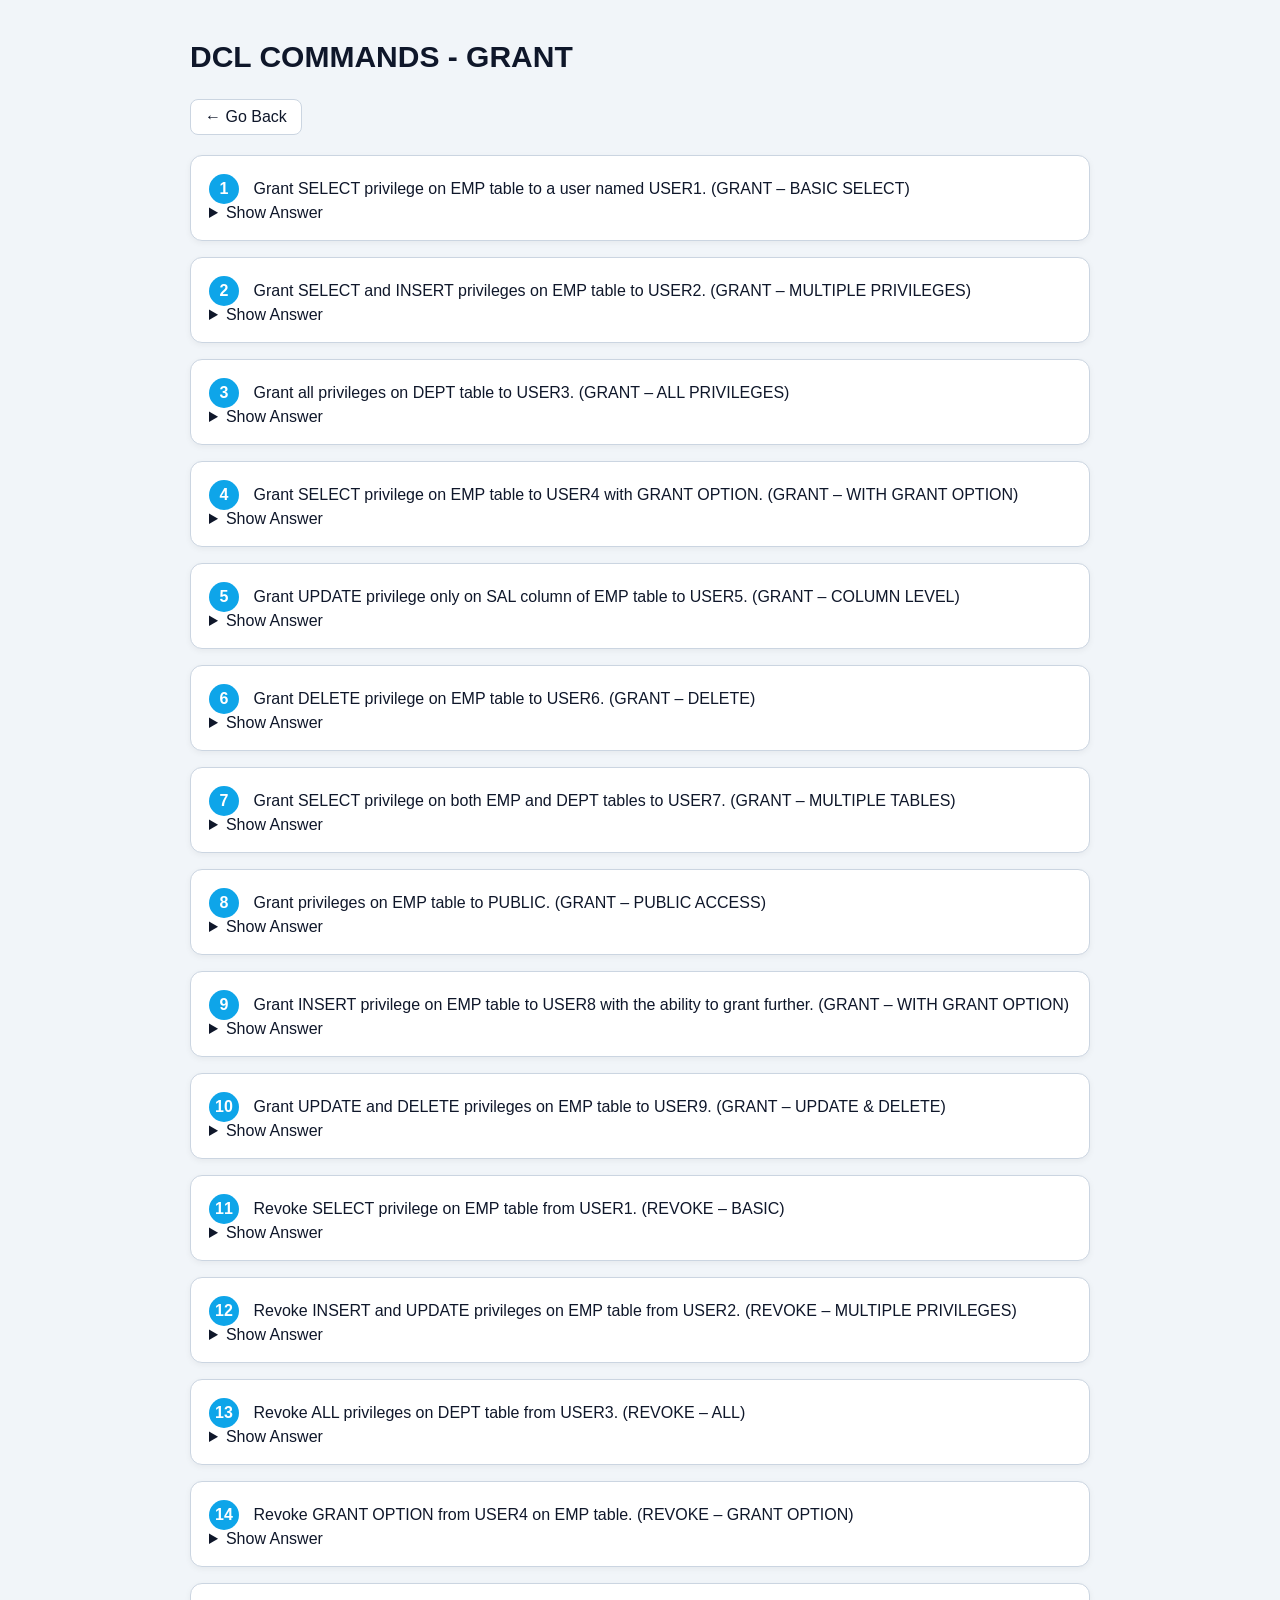
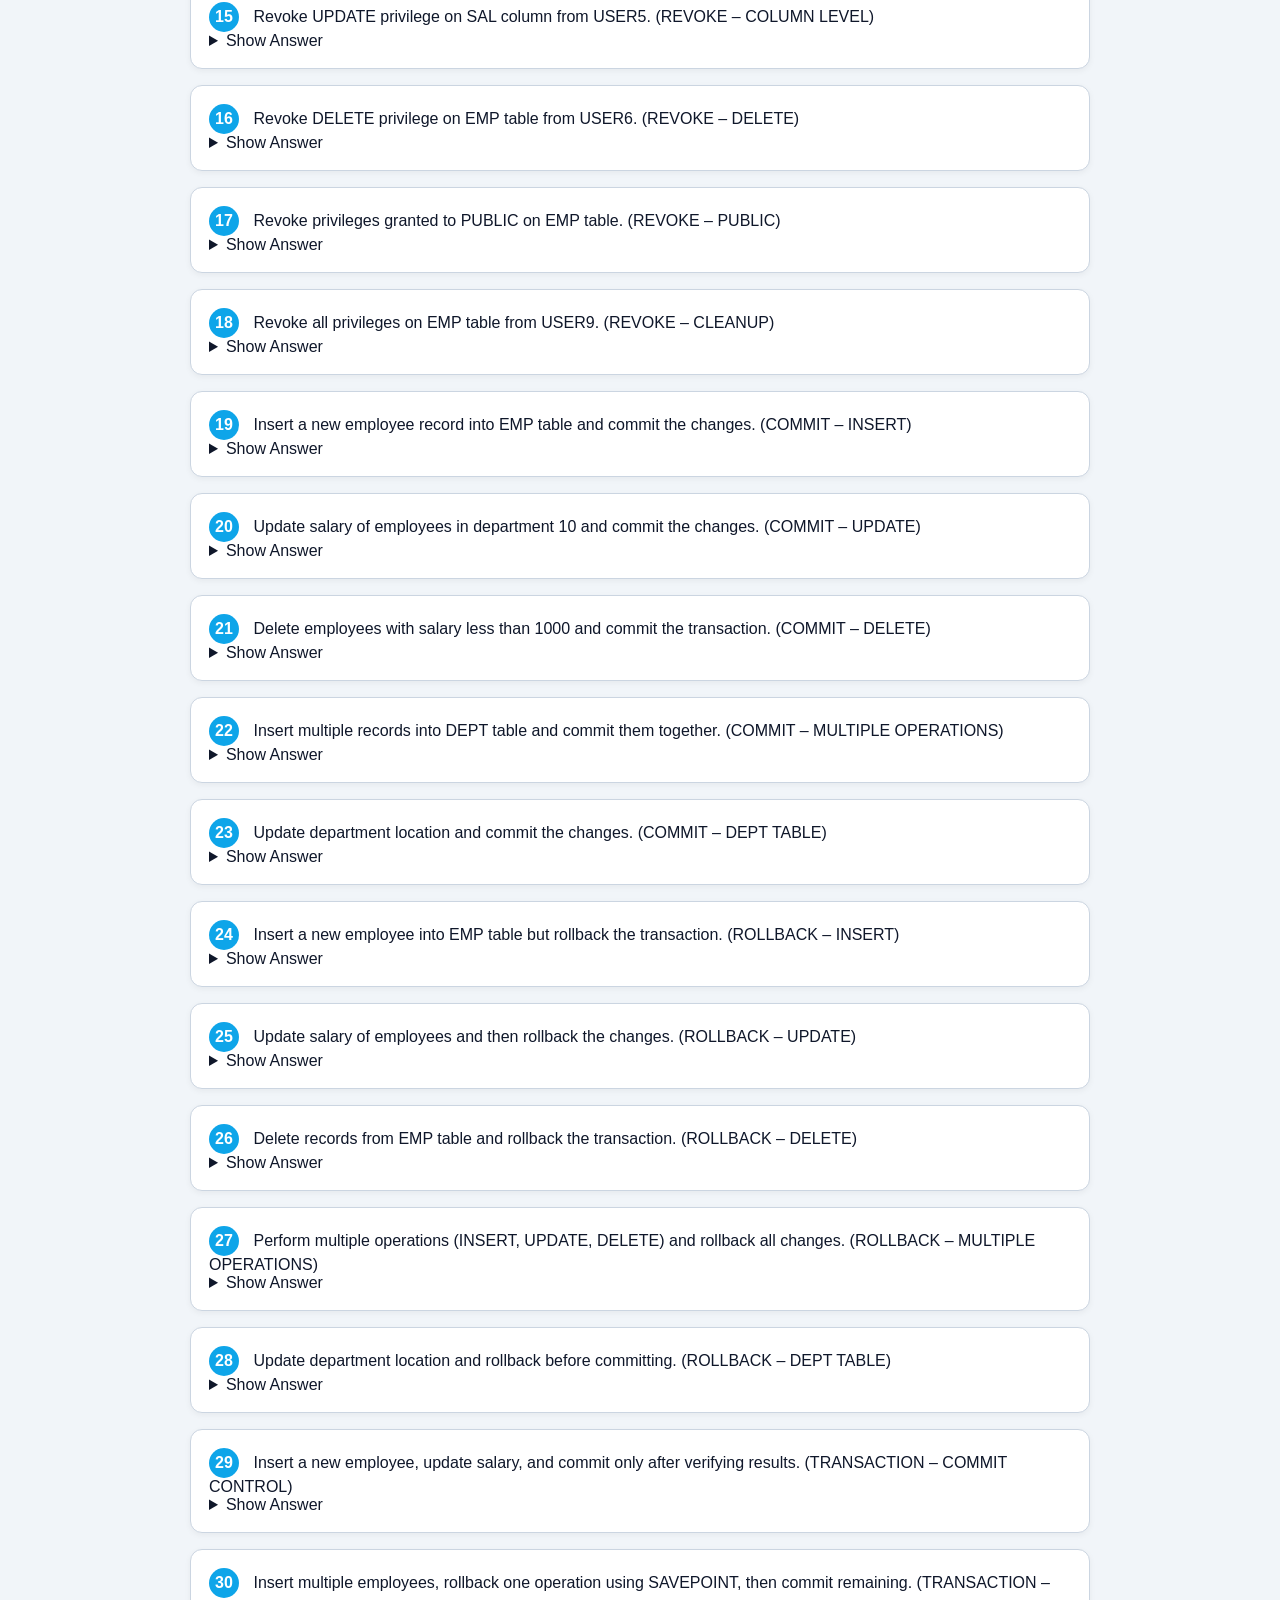
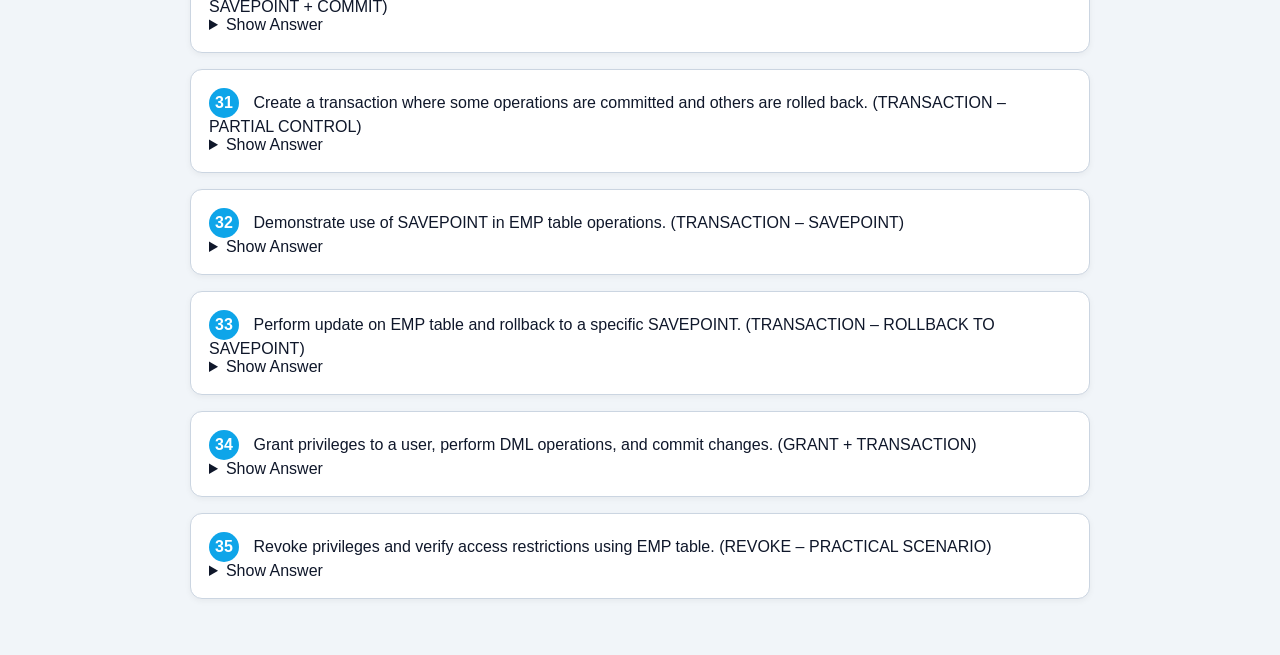
<file: fifteen.html>
<!DOCTYPE html>
<html lang="en">
<head>
    <link rel="stylesheet" href="style.css">
    <meta charset="UTF-8">
    <meta name="viewport" content="width=device-width, initial-scale=1.0">
    <title>SQL DCL Commands Practice - GRANT</title>
    <style>
       
    </style>
</head>
<body>

    <div class="header">
        <h1>DCL COMMANDS - GRANT</h1>
        <a href="javascript:history.back()" class="back-btn">← Go Back</a>
    </div>

    <div class="question-card">
        <span class="q-number">1</span>
        <span class="q-text">Grant SELECT privilege on EMP table to a user named USER1.</span>
        <span class="schema-note">(GRANT – BASIC SELECT)</span>
        <details>
            <summary>Show Answer</summary>
            <div class="answer-content">
GRANT SELECT ON EMP TO USER1;
            </div>
        </details>
    </div>

    <div class="question-card">
        <span class="q-number">2</span>
        <span class="q-text">Grant SELECT and INSERT privileges on EMP table to USER2.</span>
        <span class="schema-note">(GRANT – MULTIPLE PRIVILEGES)</span>
        <details>
            <summary>Show Answer</summary>
            <div class="answer-content">
GRANT SELECT, INSERT ON EMP TO USER2;
            </div>
        </details>
    </div>

    <div class="question-card">
        <span class="q-number">3</span>
        <span class="q-text">Grant all privileges on DEPT table to USER3.</span>
        <span class="schema-note">(GRANT – ALL PRIVILEGES)</span>
        <details>
            <summary>Show Answer</summary>
            <div class="answer-content">
GRANT ALL ON DEPT TO USER3;
            </div>
        </details>
    </div>

    <div class="question-card">
        <span class="q-number">4</span>
        <span class="q-text">Grant SELECT privilege on EMP table to USER4 with GRANT OPTION.</span>
        <span class="schema-note">(GRANT – WITH GRANT OPTION)</span>
        <details>
            <summary>Show Answer</summary>
            <div class="answer-content">
GRANT SELECT ON EMP TO USER4 WITH GRANT OPTION;
            </div>
        </details>
    </div>

    <div class="question-card">
        <span class="q-number">5</span>
        <span class="q-text">Grant UPDATE privilege only on SAL column of EMP table to USER5.</span>
        <span class="schema-note">(GRANT – COLUMN LEVEL)</span>
        <details>
            <summary>Show Answer</summary>
            <div class="answer-content">
GRANT UPDATE(SAL) ON EMP TO USER5;
            </div>
        </details>
    </div>

    <div class="question-card">
        <span class="q-number">6</span>
        <span class="q-text">Grant DELETE privilege on EMP table to USER6.</span>
        <span class="schema-note">(GRANT – DELETE)</span>
        <details>
            <summary>Show Answer</summary>
            <div class="answer-content">
GRANT DELETE ON EMP TO USER6;
            </div>
        </details>
    </div>

    <div class="question-card">
        <span class="q-number">7</span>
        <span class="q-text">Grant SELECT privilege on both EMP and DEPT tables to USER7.</span>
        <span class="schema-note">(GRANT – MULTIPLE TABLES)</span>
        <details>
            <summary>Show Answer</summary>
            <div class="answer-content">
GRANT SELECT ON EMP TO USER7;
GRANT SELECT ON DEPT TO USER7;
            </div>
        </details>
    </div>

    <div class="question-card">
        <span class="q-number">8</span>
        <span class="q-text">Grant privileges on EMP table to PUBLIC.</span>
        <span class="schema-note">(GRANT – PUBLIC ACCESS)</span>
        <details>
            <summary>Show Answer</summary>
            <div class="answer-content">
GRANT SELECT ON EMP TO PUBLIC;
            </div>
        </details>
    </div>

    <div class="question-card">
        <span class="q-number">9</span>
        <span class="q-text">Grant INSERT privilege on EMP table to USER8 with the ability to grant further.</span>
        <span class="schema-note">(GRANT – WITH GRANT OPTION)</span>
        <details>
            <summary>Show Answer</summary>
            <div class="answer-content">
GRANT INSERT ON EMP TO USER8 WITH GRANT OPTION;
            </div>
        </details>
    </div>

    <div class="question-card">
        <span class="q-number">10</span>
        <span class="q-text">Grant UPDATE and DELETE privileges on EMP table to USER9.</span>
        <span class="schema-note">(GRANT – UPDATE & DELETE)</span>
        <details>
            <summary>Show Answer</summary>
            <div class="answer-content">
GRANT UPDATE, DELETE ON EMP TO USER9;
            </div>
        </details>
    </div>
    <div class="question-card">
        <span class="q-number">11</span>
        <span class="q-text">Revoke SELECT privilege on EMP table from USER1.</span>
        <span class="schema-note">(REVOKE – BASIC)</span>
        <details>
            <summary>Show Answer</summary>
            <div class="answer-content">
REVOKE SELECT ON EMP FROM USER1;
            </div>
        </details>
    </div>

    <div class="question-card">
        <span class="q-number">12</span>
        <span class="q-text">Revoke INSERT and UPDATE privileges on EMP table from USER2.</span>
        <span class="schema-note">(REVOKE – MULTIPLE PRIVILEGES)</span>
        <details>
            <summary>Show Answer</summary>
            <div class="answer-content">
REVOKE INSERT, UPDATE ON EMP FROM USER2;
            </div>
        </details>
    </div>

    <div class="question-card">
        <span class="q-number">13</span>
        <span class="q-text">Revoke ALL privileges on DEPT table from USER3.</span>
        <span class="schema-note">(REVOKE – ALL)</span>
        <details>
            <summary>Show Answer</summary>
            <div class="answer-content">
REVOKE ALL ON DEPT FROM USER3;
            </div>
        </details>
    </div>

    <div class="question-card">
        <span class="q-number">14</span>
        <span class="q-text">Revoke GRANT OPTION from USER4 on EMP table.</span>
        <span class="schema-note">(REVOKE – GRANT OPTION)</span>
        <details>
            <summary>Show Answer</summary>
            <div class="answer-content">
-- Note: This revokes the ability to grant, but keeps the SELECT privilege
REVOKE GRANT OPTION FOR SELECT ON EMP FROM USER4;
            </div>
        </details>
    </div>

    <div class="question-card">
        <span class="q-number">15</span>
        <span class="q-text">Revoke UPDATE privilege on SAL column from USER5.</span>
        <span class="schema-note">(REVOKE – COLUMN LEVEL)</span>
        <details>
            <summary>Show Answer</summary>
            <div class="answer-content">
-- Note: Most SQL dialects require revoking the privilege from the whole table
REVOKE UPDATE ON EMP FROM USER5;
            </div>
        </details>
    </div>

    <div class="question-card">
        <span class="q-number">16</span>
        <span class="q-text">Revoke DELETE privilege on EMP table from USER6.</span>
        <span class="schema-note">(REVOKE – DELETE)</span>
        <details>
            <summary>Show Answer</summary>
            <div class="answer-content">
REVOKE DELETE ON EMP FROM USER6;
            </div>
        </details>
    </div>

    <div class="question-card">
        <span class="q-number">17</span>
        <span class="q-text">Revoke privileges granted to PUBLIC on EMP table.</span>
        <span class="schema-note">(REVOKE – PUBLIC)</span>
        <details>
            <summary>Show Answer</summary>
            <div class="answer-content">
REVOKE SELECT ON EMP FROM PUBLIC;
            </div>
        </details>
    </div>

    <div class="question-card">
        <span class="q-number">18</span>
        <span class="q-text">Revoke all privileges on EMP table from USER9.</span>
        <span class="schema-note">(REVOKE – CLEANUP)</span>
        <details>
            <summary>Show Answer</summary>
            <div class="answer-content">
REVOKE ALL ON EMP FROM USER9;
            </div>
        </details>
    </div>

    <div class="question-card">
        <span class="q-number">19</span>
        <span class="q-text">Insert a new employee record into EMP table and commit the changes.</span>
        <span class="schema-note">(COMMIT – INSERT)</span>
        <details>
            <summary>Show Answer</summary>
            <div class="answer-content">
INSERT INTO EMP (EMPNO, ENAME, SAL, DEPTNO) 
VALUES (5001, 'ARJUN', 3000, 10);

COMMIT;
            </div>
        </details>
    </div>

    <div class="question-card">
        <span class="q-number">20</span>
        <span class="q-text">Update salary of employees in department 10 and commit the changes.</span>
        <span class="schema-note">(COMMIT – UPDATE)</span>
        <details>
            <summary>Show Answer</summary>
            <div class="answer-content">
UPDATE EMP 
SET SAL = SAL + 500 
WHERE DEPTNO = 10;

COMMIT;
            </div>
        </details>
    </div>
    <div class="question-card">
        <span class="q-number">21</span>
        <span class="q-text">Delete employees with salary less than 1000 and commit the transaction.</span>
        <span class="schema-note">(COMMIT – DELETE)</span>
        <details>
            <summary>Show Answer</summary>
            <div class="answer-content">
DELETE FROM EMP WHERE SAL < 1000;
COMMIT;
            </div>
        </details>
    </div>

    <div class="question-card">
        <span class="q-number">22</span>
        <span class="q-text">Insert multiple records into DEPT table and commit them together.</span>
        <span class="schema-note">(COMMIT – MULTIPLE OPERATIONS)</span>
        <details>
            <summary>Show Answer</summary>
            <div class="answer-content">
INSERT INTO DEPT VALUES (60, 'HR', 'MUMBAI');
INSERT INTO DEPT VALUES (70, 'IT', 'PUNE');
COMMIT;
            </div>
        </details>
    </div>

    <div class="question-card">
        <span class="q-number">23</span>
        <span class="q-text">Update department location and commit the changes.</span>
        <span class="schema-note">(COMMIT – DEPT TABLE)</span>
        <details>
            <summary>Show Answer</summary>
            <div class="answer-content">
UPDATE DEPT SET LOC = 'CHENNAI' WHERE DEPTNO = 10;
COMMIT;
            </div>
        </details>
    </div>

    <div class="question-card">
        <span class="q-number">24</span>
        <span class="q-text">Insert a new employee into EMP table but rollback the transaction.</span>
        <span class="schema-note">(ROLLBACK – INSERT)</span>
        <details>
            <summary>Show Answer</summary>
            <div class="answer-content">
INSERT INTO EMP (EMPNO, ENAME, SAL) VALUES (6001, 'KIRAN', 4000);
ROLLBACK;
            </div>
        </details>
    </div>

    <div class="question-card">
        <span class="q-number">25</span>
        <span class="q-text">Update salary of employees and then rollback the changes.</span>
        <span class="schema-note">(ROLLBACK – UPDATE)</span>
        <details>
            <summary>Show Answer</summary>
            <div class="answer-content">
UPDATE EMP SET SAL = SAL + 1000;
ROLLBACK;
            </div>
        </details>
    </div>

    <div class="question-card">
        <span class="q-number">26</span>
        <span class="q-text">Delete records from EMP table and rollback the transaction.</span>
        <span class="schema-note">(ROLLBACK – DELETE)</span>
        <details>
            <summary>Show Answer</summary>
            <div class="answer-content">
DELETE FROM EMP WHERE DEPTNO = 20;
ROLLBACK;
            </div>
        </details>
    </div>

    <div class="question-card">
        <span class="q-number">27</span>
        <span class="q-text">Perform multiple operations (INSERT, UPDATE, DELETE) and rollback all changes.</span>
        <span class="schema-note">(ROLLBACK – MULTIPLE OPERATIONS)</span>
        <details>
            <summary>Show Answer</summary>
            <div class="answer-content">
INSERT INTO EMP (EMPNO, ENAME) VALUES (7001, 'SARA');
UPDATE EMP SET SAL = 5000 WHERE EMPNO = 7902;
DELETE FROM DEPT WHERE DEPTNO = 40;
ROLLBACK;
            </div>
        </details>
    </div>

    <div class="question-card">
        <span class="q-number">28</span>
        <span class="q-text">Update department location and rollback before committing.</span>
        <span class="schema-note">(ROLLBACK – DEPT TABLE)</span>
        <details>
            <summary>Show Answer</summary>
            <div class="answer-content">
UPDATE DEPT SET LOC = 'BANGALORE' WHERE DEPTNO = 30;
ROLLBACK;
            </div>
        </details>
    </div>

    <div class="question-card">
        <span class="q-number">29</span>
        <span class="q-text">Insert a new employee, update salary, and commit only after verifying results.</span>
        <span class="schema-note">(TRANSACTION – COMMIT CONTROL)</span>
        <details>
            <summary>Show Answer</summary>
            <div class="answer-content">
INSERT INTO EMP (EMPNO, ENAME, SAL) VALUES (8001, 'NEHA', 4500);
UPDATE EMP SET SAL = SAL + 200 WHERE EMPNO = 8001;
-- Verifying...
SELECT * FROM EMP WHERE EMPNO = 8001;
-- Verification successful
COMMIT;
            </div>
        </details>
    </div>

    <div class="question-card">
        <span class="q-number">30</span>
        <span class="q-text">Insert multiple employees, rollback one operation using SAVEPOINT, then commit remaining.</span>
        <span class="schema-note">(TRANSACTION – SAVEPOINT + COMMIT)</span>
        <details>
            <summary>Show Answer</summary>
            <div class="answer-content">
INSERT INTO EMP (EMPNO, ENAME) VALUES (9001, 'AJAY');
SAVEPOINT s1;
INSERT INTO EMP (EMPNO, ENAME) VALUES (9002, 'VIJAY');
ROLLBACK TO s1;
COMMIT;
-- Note: Only AJAY is saved in the database.
            </div>
        </details>
    </div>
    <div class="question-card">
        <span class="q-number">31</span>
        <span class="q-text">Create a transaction where some operations are committed and others are rolled back.</span>
        <span class="schema-note">(TRANSACTION – PARTIAL CONTROL)</span>
        <details>
            <summary>Show Answer</summary>
            <div class="answer-content">
INSERT INTO EMP (EMPNO, ENAME) VALUES (1001, 'ROHAN');
SAVEPOINT p1;
UPDATE EMP SET SAL = 2500 WHERE EMPNO = 1001;
ROLLBACK TO p1;
COMMIT;
-- Result: ROHAN is inserted, but his salary update is undone.
            </div>
        </details>
    </div>

    <div class="question-card">
        <span class="q-number">32</span>
        <span class="q-text">Demonstrate use of SAVEPOINT in EMP table operations.</span>
        <span class="schema-note">(TRANSACTION – SAVEPOINT)</span>
        <details>
            <summary>Show Answer</summary>
            <div class="answer-content">
UPDATE EMP SET SAL = SAL + 100;
SAVEPOINT sp_after_raise;
DELETE FROM EMP WHERE DEPTNO = 30;
-- If deletion was a mistake:
ROLLBACK TO sp_after_raise;
            </div>
        </details>
    </div>

    <div class="question-card">
        <span class="q-number">33</span>
        <span class="q-text">Perform update on EMP table and rollback to a specific SAVEPOINT.</span>
        <span class="schema-note">(TRANSACTION – ROLLBACK TO SAVEPOINT)</span>
        <details>
            <summary>Show Answer</summary>
            <div class="answer-content">
SAVEPOINT start_point;
UPDATE EMP SET COMM = 500 WHERE JOB = 'SALESMAN';
SAVEPOINT point_2;
UPDATE EMP SET SAL = SAL * 1.10;
ROLLBACK TO point_2;
-- Result: Salesman commissions are updated, but the 10% raise is rolled back.
            </div>
        </details>
    </div>

    <div class="question-card">
        <span class="q-number">34</span>
        <span class="q-text">Grant privileges to a user, perform DML operations, and commit changes.</span>
        <span class="schema-note">(GRANT + TRANSACTION)</span>
        <details>
            <summary>Show Answer</summary>
            <div class="answer-content">
-- Step 1: Grant Access
GRANT INSERT, UPDATE ON EMP TO USER_A;

-- Step 2: (Logged in as USER_A)
INSERT INTO EMP (EMPNO, ENAME, SAL) VALUES (2002, 'ANJU', 3200);
COMMIT;
            </div>
        </details>
    </div>

    <div class="question-card">
        <span class="q-number">35</span>
        <span class="q-text">Revoke privileges and verify access restrictions using EMP table.</span>
        <span class="schema-note">(REVOKE – PRACTICAL SCENARIO)</span>
        <details>
            <summary>Show Answer</summary>
            <div class="answer-content">
-- Step 1: Revoke Access
REVOKE SELECT ON EMP FROM USER_B;

-- Step 2: Verification (Logged in as USER_B)
SELECT * FROM EMP; 
-- Result: "ORA-00942: table or view does not exist" 
-- (Privilege verification successful)
            </div>
        </details>
    </div>

</body>
</html>
</file>
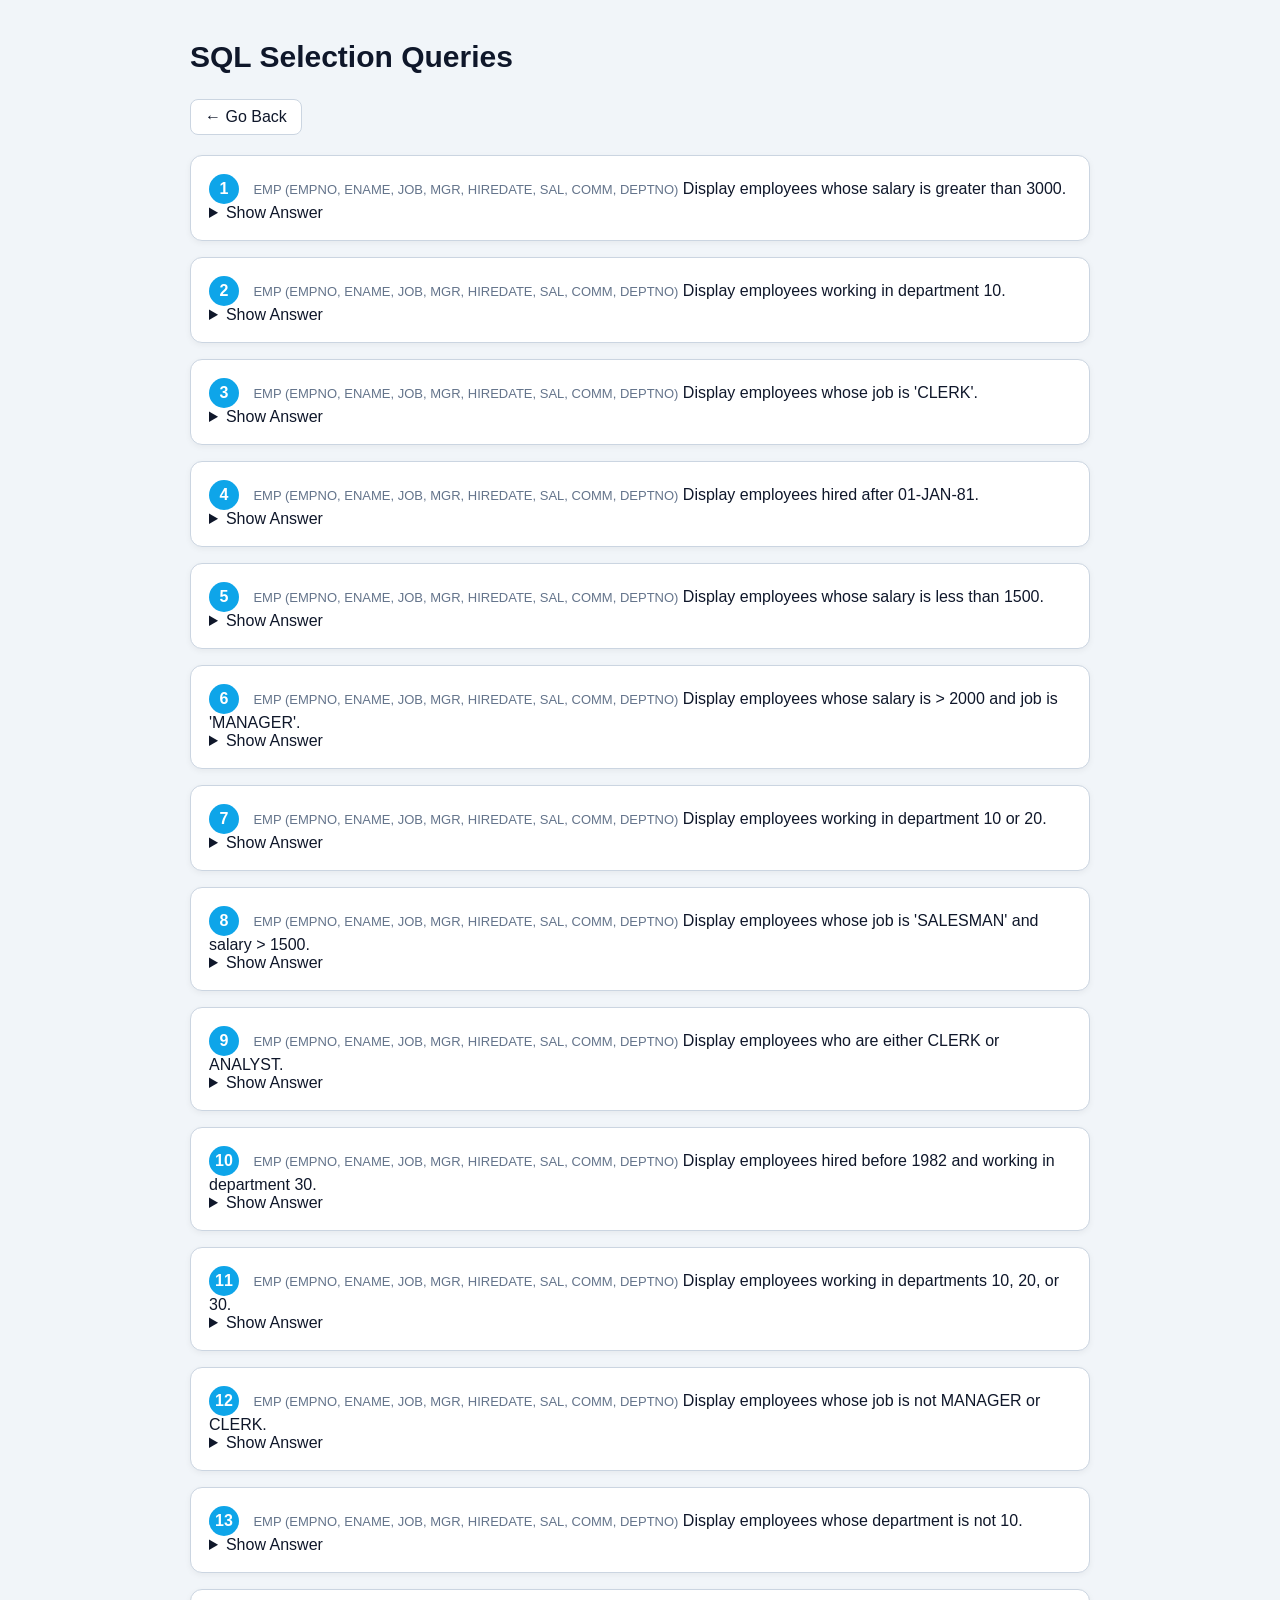
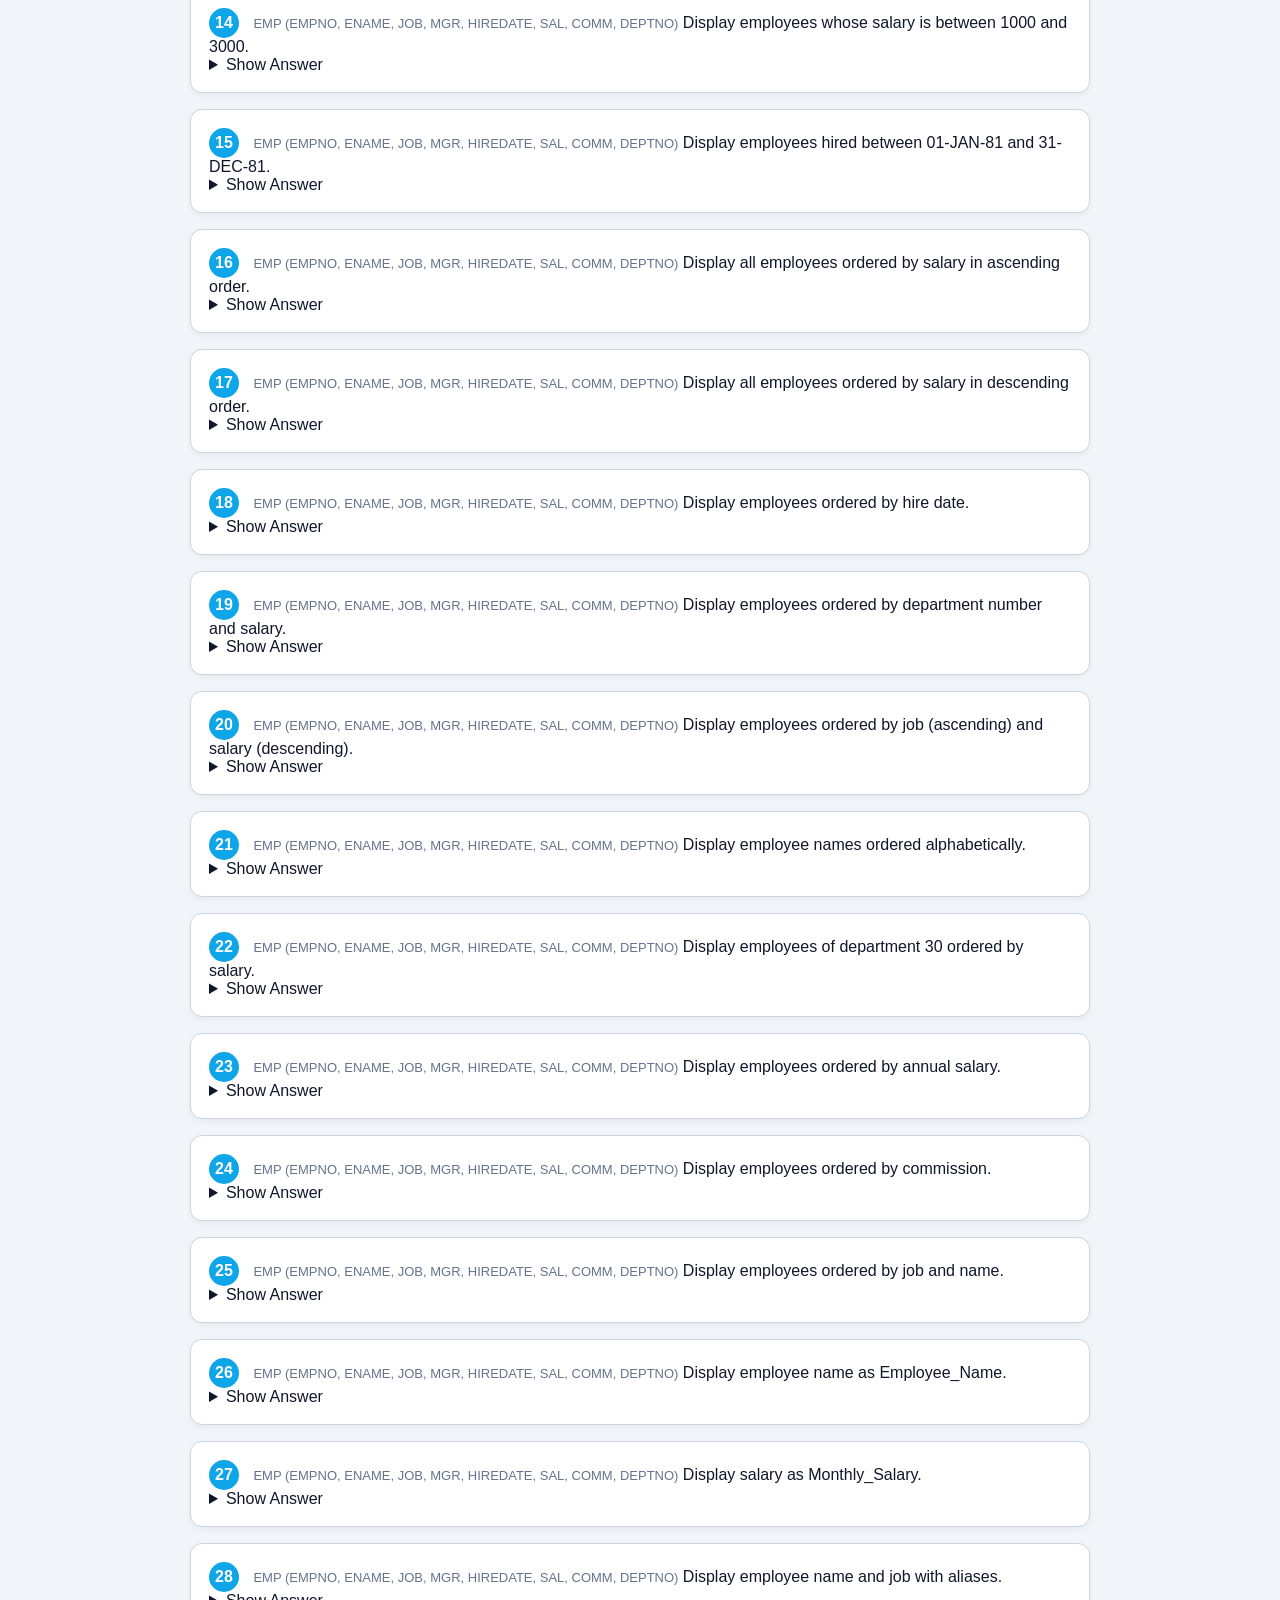
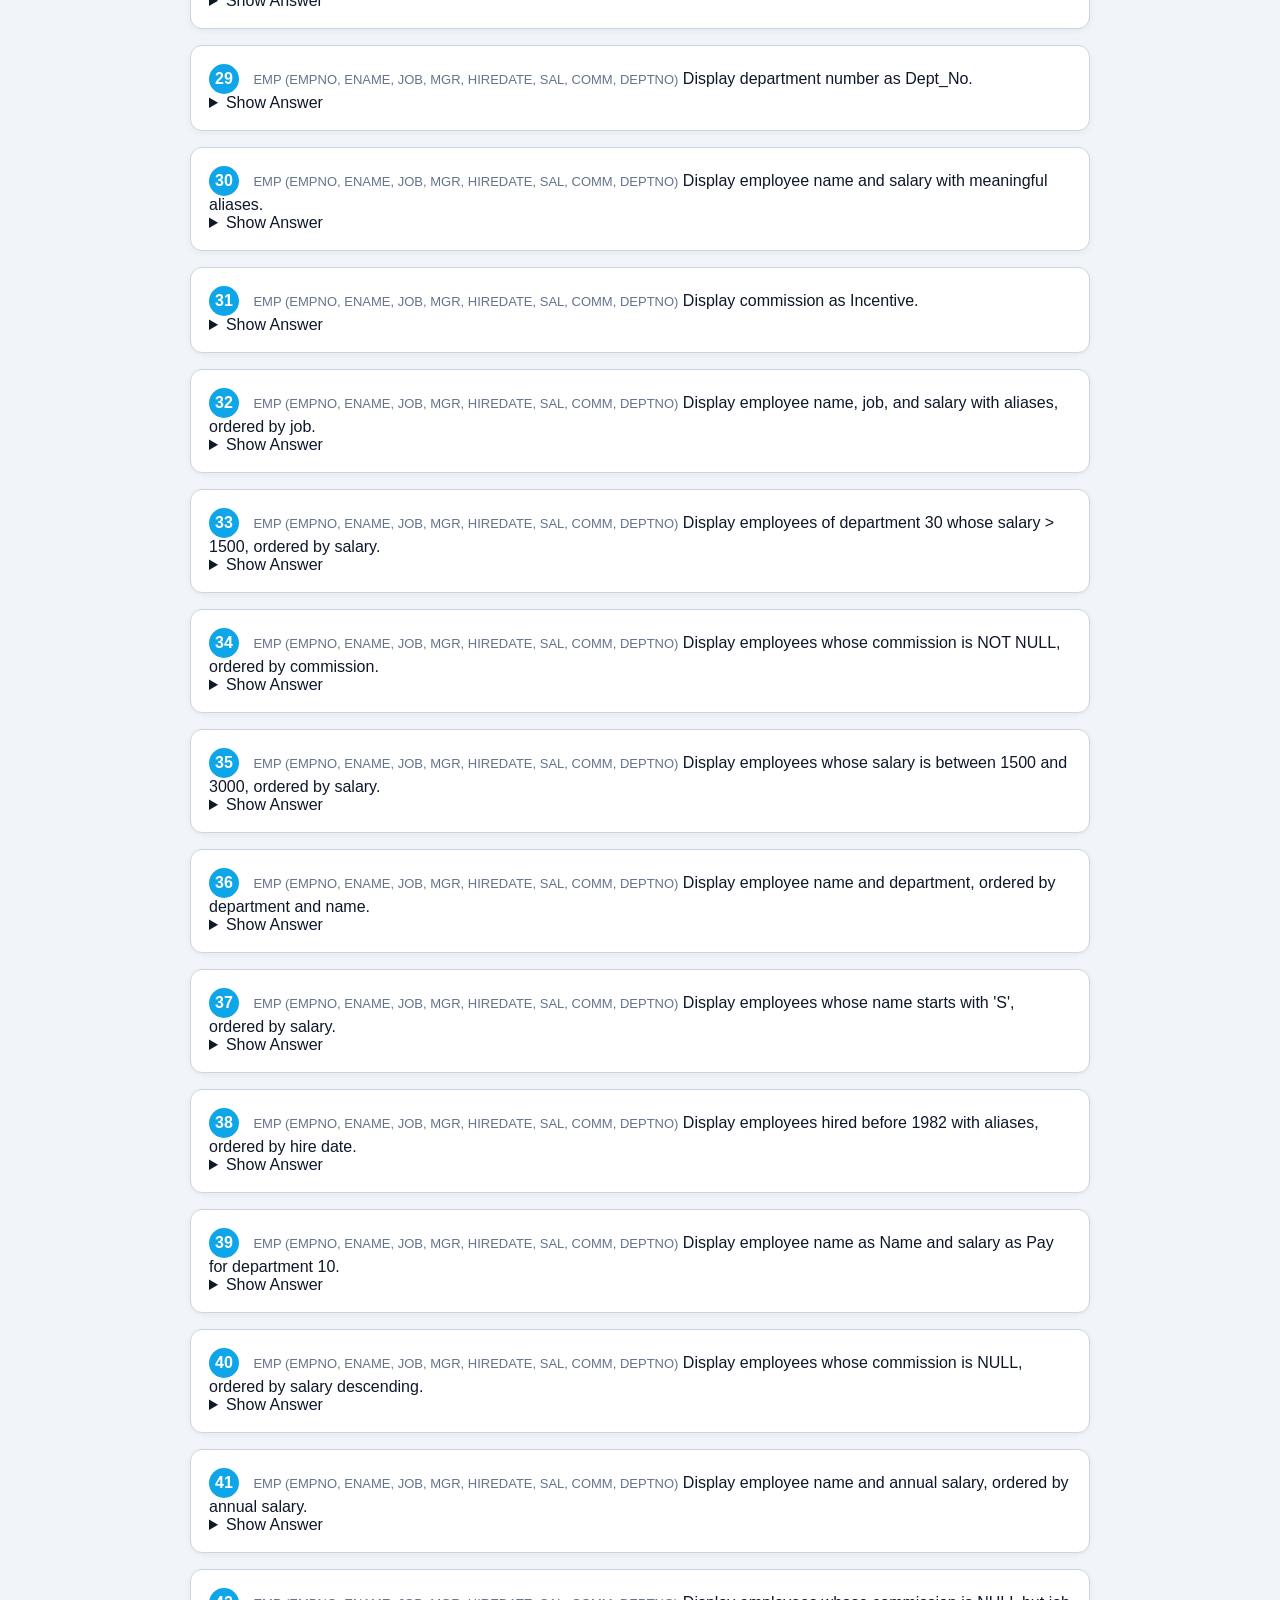
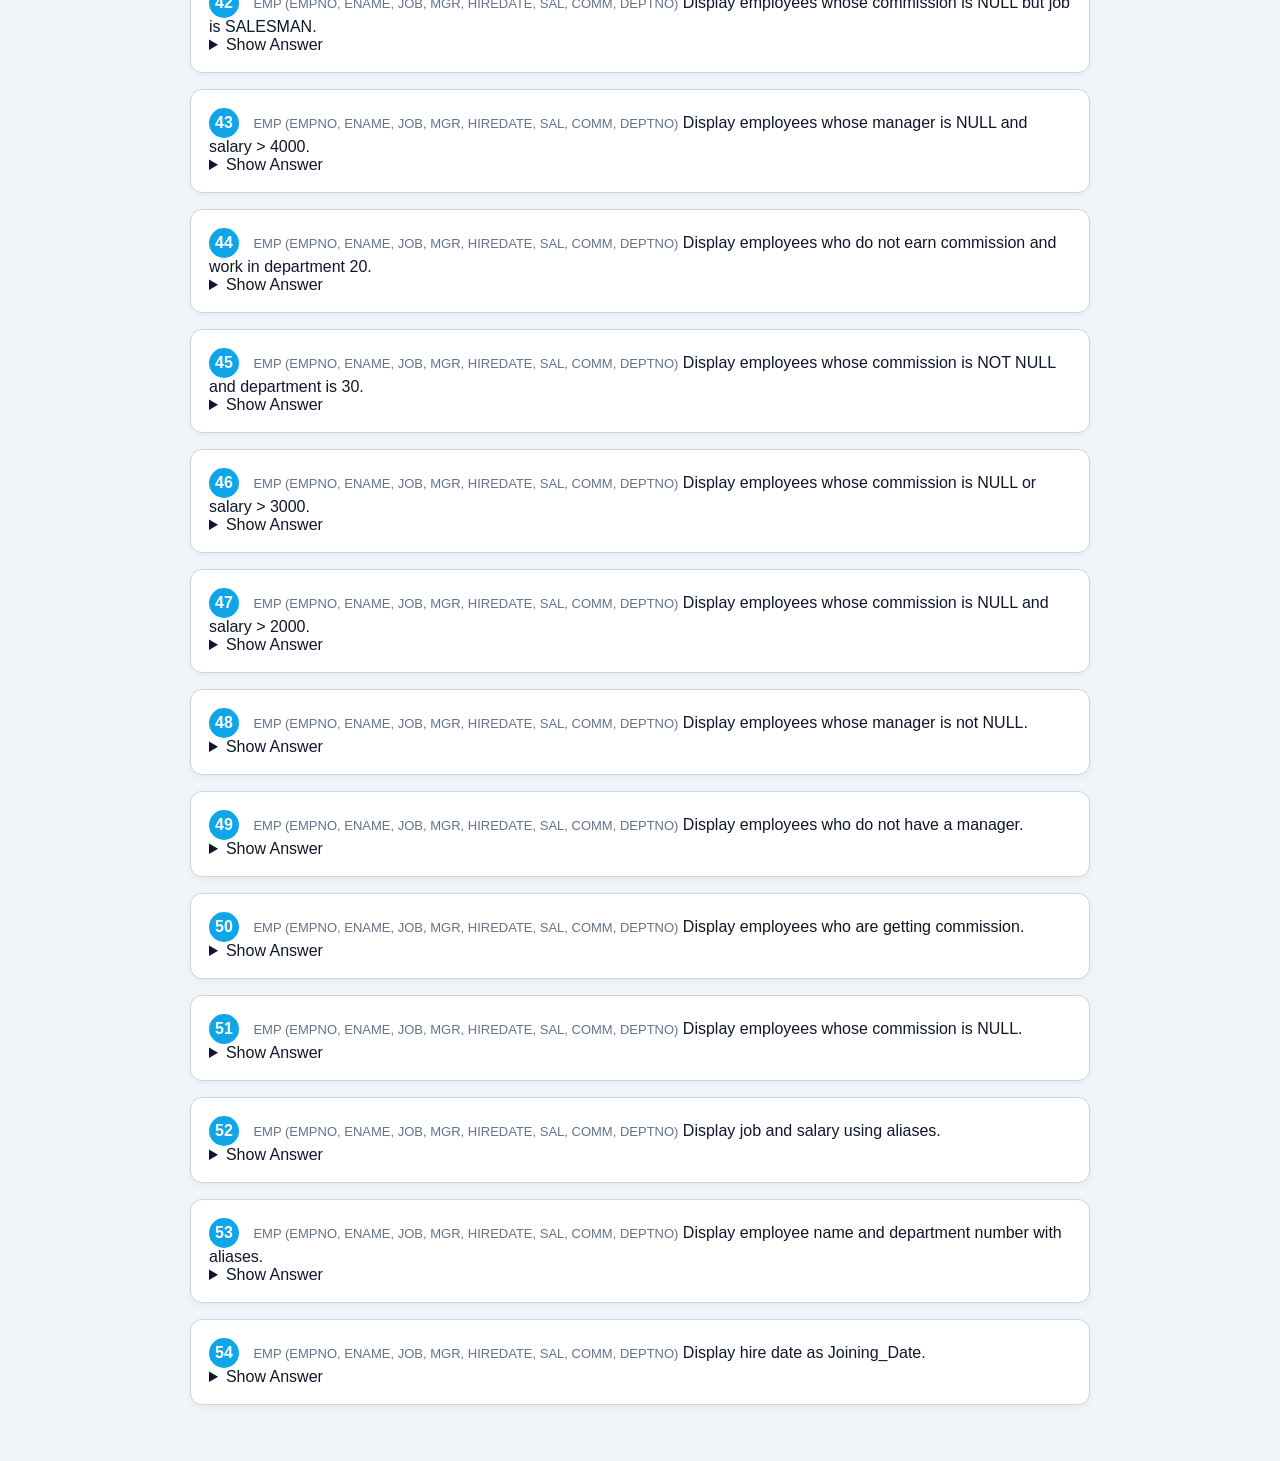
<file: fifth.html>
<!DOCTYPE html>
<html lang="en">
<head>
    <link rel="stylesheet" href="style.css">
    <meta charset="UTF-8">
    <meta name="viewport" content="width=device-width, initial-scale=1.0">
    <title>SQL Selection Queries</title>
    <style>
        
    </style>
</head>
<body>

    <div class="header">
        <h1>SQL Selection Queries</h1>
        <a href="javascript:history.back()" class="back-btn">← Go Back</a>
    </div>

    <div class="question-card">
        <span class="q-number">1</span>
        <span class="table-info">EMP (EMPNO, ENAME, JOB, MGR, HIREDATE, SAL, COMM, DEPTNO)</span>
        <span class="q-text">Display employees whose salary is greater than 3000.</span>
        <details>
            <summary>Show Answer</summary>
            <div class="answer-content">
SELECT * FROM EMP 
WHERE SAL > 3000;
            </div>
        </details>
    </div>

    <div class="question-card">
        <span class="q-number">2</span>
        <span class="table-info">EMP (EMPNO, ENAME, JOB, MGR, HIREDATE, SAL, COMM, DEPTNO)</span>
        <span class="q-text">Display employees working in department 10.</span>
        <details>
            <summary>Show Answer</summary>
            <div class="answer-content">
SELECT * FROM EMP 
WHERE DEPTNO = 10;
            </div>
        </details>
    </div>

    <div class="question-card">
        <span class="q-number">3</span>
        <span class="table-info">EMP (EMPNO, ENAME, JOB, MGR, HIREDATE, SAL, COMM, DEPTNO)</span>
        <span class="q-text">Display employees whose job is 'CLERK'.</span>
        <details>
            <summary>Show Answer</summary>
            <div class="answer-content">
SELECT * FROM EMP 
WHERE JOB = 'CLERK';
            </div>
        </details>
    </div>

    <div class="question-card">
        <span class="q-number">4</span>
        <span class="table-info">EMP (EMPNO, ENAME, JOB, MGR, HIREDATE, SAL, COMM, DEPTNO)</span>
        <span class="q-text">Display employees hired after 01-JAN-81.</span>
        <details>
            <summary>Show Answer</summary>
            <div class="answer-content">
SELECT * FROM EMP 
WHERE HIREDATE > '1981-01-01';
            </div>
        </details>
    </div>

    <div class="question-card">
        <span class="q-number">5</span>
        <span class="table-info">EMP (EMPNO, ENAME, JOB, MGR, HIREDATE, SAL, COMM, DEPTNO)</span>
        <span class="q-text">Display employees whose salary is less than 1500.</span>
        <details>
            <summary>Show Answer</summary>
            <div class="answer-content">
SELECT * FROM EMP 
WHERE SAL < 1500;
            </div>
        </details>
    </div>

    <div class="question-card">
        <span class="q-number">6</span>
        <span class="table-info">EMP (EMPNO, ENAME, JOB, MGR, HIREDATE, SAL, COMM, DEPTNO)</span>
        <span class="q-text">Display employees whose salary is > 2000 and job is 'MANAGER'.</span>
        <details>
            <summary>Show Answer</summary>
            <div class="answer-content">
SELECT * FROM EMP 
WHERE SAL > 2000 AND JOB = 'MANAGER';
            </div>
        </details>
    </div>

    <div class="question-card">
        <span class="q-number">7</span>
        <span class="table-info">EMP (EMPNO, ENAME, JOB, MGR, HIREDATE, SAL, COMM, DEPTNO)</span>
        <span class="q-text">Display employees working in department 10 or 20.</span>
        <details>
            <summary>Show Answer</summary>
            <div class="answer-content">
SELECT * FROM EMP 
WHERE DEPTNO IN (10, 20);
-- OR --
SELECT * FROM EMP 
WHERE DEPTNO = 10 OR DEPTNO = 20;
            </div>
        </details>
    </div>

    <div class="question-card">
        <span class="q-number">8</span>
        <span class="table-info">EMP (EMPNO, ENAME, JOB, MGR, HIREDATE, SAL, COMM, DEPTNO)</span>
        <span class="q-text">Display employees whose job is 'SALESMAN' and salary > 1500.</span>
        <details>
            <summary>Show Answer</summary>
            <div class="answer-content">
SELECT * FROM EMP 
WHERE JOB = 'SALESMAN' AND SAL > 1500;
            </div>
        </details>
    </div>

    <div class="question-card">
        <span class="q-number">9</span>
        <span class="table-info">EMP (EMPNO, ENAME, JOB, MGR, HIREDATE, SAL, COMM, DEPTNO)</span>
        <span class="q-text">Display employees who are either CLERK or ANALYST.</span>
        <details>
            <summary>Show Answer</summary>
            <div class="answer-content">
SELECT * FROM EMP 
WHERE JOB IN ('CLERK', 'ANALYST');
            </div>
        </details>
    </div>

    <div class="question-card">
        <span class="q-number">10</span>
        <span class="table-info">EMP (EMPNO, ENAME, JOB, MGR, HIREDATE, SAL, COMM, DEPTNO)</span>
        <span class="q-text">Display employees hired before 1982 and working in department 30.</span>
        <details>
            <summary>Show Answer</summary>
            <div class="answer-content">
SELECT * FROM EMP 
WHERE HIREDATE < '1982-01-01' AND DEPTNO = 30;
            </div>
        </details>
    </div>

    <div class="question-card">
        <span class="q-number">11</span>
        <span class="table-info">EMP (EMPNO, ENAME, JOB, MGR, HIREDATE, SAL, COMM, DEPTNO)</span>
        <span class="q-text">Display employees working in departments 10, 20, or 30.</span>
        <details>
            <summary>Show Answer</summary>
            <div class="answer-content">
SELECT * FROM EMP 
WHERE DEPTNO IN (10, 20, 30);
            </div>
        </details>
    </div>

    <div class="question-card">
        <span class="q-number">12</span>
        <span class="table-info">EMP (EMPNO, ENAME, JOB, MGR, HIREDATE, SAL, COMM, DEPTNO)</span>
        <span class="q-text">Display employees whose job is not MANAGER or CLERK.</span>
        <details>
            <summary>Show Answer</summary>
            <div class="answer-content">
SELECT * FROM EMP 
WHERE JOB NOT IN ('MANAGER', 'CLERK');
            </div>
        </details>
    </div>

    <div class="question-card">
        <span class="q-number">13</span>
        <span class="table-info">EMP (EMPNO, ENAME, JOB, MGR, HIREDATE, SAL, COMM, DEPTNO)</span>
        <span class="q-text">Display employees whose department is not 10.</span>
        <details>
            <summary>Show Answer</summary>
            <div class="answer-content">
SELECT * FROM EMP 
WHERE DEPTNO != 10;
            </div>
        </details>
    </div>

    <div class="question-card">
        <span class="q-number">14</span>
        <span class="table-info">EMP (EMPNO, ENAME, JOB, MGR, HIREDATE, SAL, COMM, DEPTNO)</span>
        <span class="q-text">Display employees whose salary is between 1000 and 3000.</span>
        <details>
            <summary>Show Answer</summary>
            <div class="answer-content">
SELECT * FROM EMP 
WHERE SAL BETWEEN 1000 AND 3000;
            </div>
        </details>
    </div>

    <div class="question-card">
        <span class="q-number">15</span>
        <span class="table-info">EMP (EMPNO, ENAME, JOB, MGR, HIREDATE, SAL, COMM, DEPTNO)</span>
        <span class="q-text">Display employees hired between 01-JAN-81 and 31-DEC-81.</span>
        <details>
            <summary>Show Answer</summary>
            <div class="answer-content">
SELECT * FROM EMP 
WHERE HIREDATE BETWEEN '1981-01-01' AND '1981-12-31';
            </div>
        </details>
    </div>

    <div class="question-card">
        <span class="q-number">16</span>
        <span class="table-info">EMP (EMPNO, ENAME, JOB, MGR, HIREDATE, SAL, COMM, DEPTNO)</span>
        <span class="q-text">Display all employees ordered by salary in ascending order.</span>
        <details>
            <summary>Show Answer</summary>
            <div class="answer-content">
SELECT * FROM EMP 
ORDER BY SAL ASC;
            </div>
        </details>
    </div>

    <div class="question-card">
        <span class="q-number">17</span>
        <span class="table-info">EMP (EMPNO, ENAME, JOB, MGR, HIREDATE, SAL, COMM, DEPTNO)</span>
        <span class="q-text">Display all employees ordered by salary in descending order.</span>
        <details>
            <summary>Show Answer</summary>
            <div class="answer-content">
SELECT * FROM EMP 
ORDER BY SAL DESC;
            </div>
        </details>
    </div>

    <div class="question-card">
        <span class="q-number">18</span>
        <span class="table-info">EMP (EMPNO, ENAME, JOB, MGR, HIREDATE, SAL, COMM, DEPTNO)</span>
        <span class="q-text">Display employees ordered by hire date.</span>
        <details>
            <summary>Show Answer</summary>
            <div class="answer-content">
SELECT * FROM EMP 
ORDER BY HIREDATE;
            </div>
        </details>
    </div>

    <div class="question-card">
        <span class="q-number">19</span>
        <span class="table-info">EMP (EMPNO, ENAME, JOB, MGR, HIREDATE, SAL, COMM, DEPTNO)</span>
        <span class="q-text">Display employees ordered by department number and salary.</span>
        <details>
            <summary>Show Answer</summary>
            <div class="answer-content">
SELECT * FROM EMP 
ORDER BY DEPTNO, SAL;
            </div>
        </details>
    </div>

    <div class="question-card">
        <span class="q-number">20</span>
        <span class="table-info">EMP (EMPNO, ENAME, JOB, MGR, HIREDATE, SAL, COMM, DEPTNO)</span>
        <span class="q-text">Display employees ordered by job (ascending) and salary (descending).</span>
        <details>
            <summary>Show Answer</summary>
            <div class="answer-content">
SELECT * FROM EMP 
ORDER BY JOB ASC, SAL DESC;
            </div>
        </details>
    </div>

    <div class="question-card">
        <span class="q-number">21</span>
        <span class="table-info">EMP (EMPNO, ENAME, JOB, MGR, HIREDATE, SAL, COMM, DEPTNO)</span>
        <span class="q-text">Display employee names ordered alphabetically.</span>
        <details>
            <summary>Show Answer</summary>
            <div class="answer-content">
SELECT ENAME 
FROM EMP 
ORDER BY ENAME ASC;
            </div>
        </details>
    </div>

    <div class="question-card">
        <span class="q-number">22</span>
        <span class="table-info">EMP (EMPNO, ENAME, JOB, MGR, HIREDATE, SAL, COMM, DEPTNO)</span>
        <span class="q-text">Display employees of department 30 ordered by salary.</span>
        <details>
            <summary>Show Answer</summary>
            <div class="answer-content">
SELECT * FROM EMP 
WHERE DEPTNO = 30 
ORDER BY SAL;
            </div>
        </details>
    </div>

    <div class="question-card">
        <span class="q-number">23</span>
        <span class="table-info">EMP (EMPNO, ENAME, JOB, MGR, HIREDATE, SAL, COMM, DEPTNO)</span>
        <span class="q-text">Display employees ordered by annual salary.</span>
        <details>
            <summary>Show Answer</summary>
            <div class="answer-content">
SELECT *, (SAL * 12) AS Annual_Salary 
FROM EMP 
ORDER BY Annual_Salary;
            </div>
        </details>
    </div>

    <div class="question-card">
        <span class="q-number">24</span>
        <span class="table-info">EMP (EMPNO, ENAME, JOB, MGR, HIREDATE, SAL, COMM, DEPTNO)</span>
        <span class="q-text">Display employees ordered by commission.</span>
        <details>
            <summary>Show Answer</summary>
            <div class="answer-content">
SELECT * FROM EMP 
ORDER BY COMM;
            </div>
        </details>
    </div>

    <div class="question-card">
        <span class="q-number">25</span>
        <span class="table-info">EMP (EMPNO, ENAME, JOB, MGR, HIREDATE, SAL, COMM, DEPTNO)</span>
        <span class="q-text">Display employees ordered by job and name.</span>
        <details>
            <summary>Show Answer</summary>
            <div class="answer-content">
SELECT * FROM EMP 
ORDER BY JOB, ENAME;
            </div>
        </details>
    </div>

    <div class="question-card">
        <span class="q-number">26</span>
        <span class="table-info">EMP (EMPNO, ENAME, JOB, MGR, HIREDATE, SAL, COMM, DEPTNO)</span>
        <span class="q-text">Display employee name as Employee_Name.</span>
        <details>
            <summary>Show Answer</summary>
            <div class="answer-content">
SELECT ENAME AS Employee_Name 
FROM EMP;
            </div>
        </details>
    </div>

    <div class="question-card">
        <span class="q-number">27</span>
        <span class="table-info">EMP (EMPNO, ENAME, JOB, MGR, HIREDATE, SAL, COMM, DEPTNO)</span>
        <span class="q-text">Display salary as Monthly_Salary.</span>
        <details>
            <summary>Show Answer</summary>
            <div class="answer-content">
SELECT SAL AS Monthly_Salary 
FROM EMP;
            </div>
        </details>
    </div>

    <div class="question-card">
        <span class="q-number">28</span>
        <span class="table-info">EMP (EMPNO, ENAME, JOB, MGR, HIREDATE, SAL, COMM, DEPTNO)</span>
        <span class="q-text">Display employee name and job with aliases.</span>
        <details>
            <summary>Show Answer</summary>
            <div class="answer-content">
SELECT ENAME AS "Employee Name", JOB AS "Designation" 
FROM EMP;
            </div>
        </details>
    </div>

    <div class="question-card">
        <span class="q-number">29</span>
        <span class="table-info">EMP (EMPNO, ENAME, JOB, MGR, HIREDATE, SAL, COMM, DEPTNO)</span>
        <span class="q-text">Display department number as Dept_No.</span>
        <details>
            <summary>Show Answer</summary>
            <div class="answer-content">
SELECT DEPTNO AS Dept_No 
FROM EMP;
            </div>
        </details>
    </div>

    <div class="question-card">
        <span class="q-number">30</span>
        <span class="table-info">EMP (EMPNO, ENAME, JOB, MGR, HIREDATE, SAL, COMM, DEPTNO)</span>
        <span class="q-text">Display employee name and salary with meaningful aliases.</span>
        <details>
            <summary>Show Answer</summary>
            <div class="answer-content">
SELECT ENAME AS "Staff Name", SAL AS "Salary Amount" 
FROM EMP;
            </div>
        </details>
    </div>

    <div class="question-card">
        <span class="q-number">31</span>
        <span class="table-info">EMP (EMPNO, ENAME, JOB, MGR, HIREDATE, SAL, COMM, DEPTNO)</span>
        <span class="q-text">Display commission as Incentive.</span>
        <details>
            <summary>Show Answer</summary>
            <div class="answer-content">
SELECT COMM AS Incentive 
FROM EMP;
            </div>
        </details>
    </div>

    <div class="question-card">
        <span class="q-number">32</span>
        <span class="table-info">EMP (EMPNO, ENAME, JOB, MGR, HIREDATE, SAL, COMM, DEPTNO)</span>
        <span class="q-text">Display employee name, job, and salary with aliases, ordered by job.</span>
        <details>
            <summary>Show Answer</summary>
            <div class="answer-content">
SELECT ENAME AS Name, JOB AS Designation, SAL AS Salary 
FROM EMP 
ORDER BY JOB;
            </div>
        </details>
    </div>

    <div class="question-card">
        <span class="q-number">33</span>
        <span class="table-info">EMP (EMPNO, ENAME, JOB, MGR, HIREDATE, SAL, COMM, DEPTNO)</span>
        <span class="q-text">Display employees of department 30 whose salary > 1500, ordered by salary.</span>
        <details>
            <summary>Show Answer</summary>
            <div class="answer-content">
SELECT * FROM EMP 
WHERE DEPTNO = 30 AND SAL > 1500 
ORDER BY SAL;
            </div>
        </details>
    </div>

    <div class="question-card">
        <span class="q-number">34</span>
        <span class="table-info">EMP (EMPNO, ENAME, JOB, MGR, HIREDATE, SAL, COMM, DEPTNO)</span>
        <span class="q-text">Display employees whose commission is NOT NULL, ordered by commission.</span>
        <details>
            <summary>Show Answer</summary>
            <div class="answer-content">
SELECT * FROM EMP 
WHERE COMM IS NOT NULL 
ORDER BY COMM;
            </div>
        </details>
    </div>

    <div class="question-card">
        <span class="q-number">35</span>
        <span class="table-info">EMP (EMPNO, ENAME, JOB, MGR, HIREDATE, SAL, COMM, DEPTNO)</span>
        <span class="q-text">Display employees whose salary is between 1500 and 3000, ordered by salary.</span>
        <details>
            <summary>Show Answer</summary>
            <div class="answer-content">
SELECT * FROM EMP 
WHERE SAL BETWEEN 1500 AND 3000 
ORDER BY SAL;
            </div>
        </details>
    </div>

    <div class="question-card">
        <span class="q-number">36</span>
        <span class="table-info">EMP (EMPNO, ENAME, JOB, MGR, HIREDATE, SAL, COMM, DEPTNO)</span>
        <span class="q-text">Display employee name and department, ordered by department and name.</span>
        <details>
            <summary>Show Answer</summary>
            <div class="answer-content">
SELECT ENAME, DEPTNO 
FROM EMP 
ORDER BY DEPTNO, ENAME;
            </div>
        </details>
    </div>

    <div class="question-card">
        <span class="q-number">37</span>
        <span class="table-info">EMP (EMPNO, ENAME, JOB, MGR, HIREDATE, SAL, COMM, DEPTNO)</span>
        <span class="q-text">Display employees whose name starts with 'S', ordered by salary.</span>
        <details>
            <summary>Show Answer</summary>
            <div class="answer-content">
SELECT * FROM EMP 
WHERE ENAME LIKE 'S%' 
ORDER BY SAL;
            </div>
        </details>
    </div>

    <div class="question-card">
        <span class="q-number">38</span>
        <span class="table-info">EMP (EMPNO, ENAME, JOB, MGR, HIREDATE, SAL, COMM, DEPTNO)</span>
        <span class="q-text">Display employees hired before 1982 with aliases, ordered by hire date.</span>
        <details>
            <summary>Show Answer</summary>
            <div class="answer-content">
SELECT ENAME AS Name, HIREDATE AS "Date of Joining" 
FROM EMP 
WHERE HIREDATE < '1982-01-01' 
ORDER BY HIREDATE;
            </div>
        </details>
    </div>

    <div class="question-card">
        <span class="q-number">39</span>
        <span class="table-info">EMP (EMPNO, ENAME, JOB, MGR, HIREDATE, SAL, COMM, DEPTNO)</span>
        <span class="q-text">Display employee name as Name and salary as Pay for department 10.</span>
        <details>
            <summary>Show Answer</summary>
            <div class="answer-content">
SELECT ENAME AS Name, SAL AS Pay 
FROM EMP 
WHERE DEPTNO = 10;
            </div>
        </details>
    </div>

    <div class="question-card">
        <span class="q-number">40</span>
        <span class="table-info">EMP (EMPNO, ENAME, JOB, MGR, HIREDATE, SAL, COMM, DEPTNO)</span>
        <span class="q-text">Display employees whose commission is NULL, ordered by salary descending.</span>
        <details>
            <summary>Show Answer</summary>
            <div class="answer-content">
SELECT * FROM EMP 
WHERE COMM IS NULL 
ORDER BY SAL DESC;
            </div>
        </details>
    </div>

    <div class="question-card">
        <span class="q-number">41</span>
        <span class="table-info">EMP (EMPNO, ENAME, JOB, MGR, HIREDATE, SAL, COMM, DEPTNO)</span>
        <span class="q-text">Display employee name and annual salary, ordered by annual salary.</span>
        <details>
            <summary>Show Answer</summary>
            <div class="answer-content">
SELECT ENAME, (SAL * 12) AS Annual_Salary 
FROM EMP 
ORDER BY Annual_Salary;
            </div>
        </details>
    </div>

    <div class="question-card">
        <span class="q-number">42</span>
        <span class="table-info">EMP (EMPNO, ENAME, JOB, MGR, HIREDATE, SAL, COMM, DEPTNO)</span>
        <span class="q-text">Display employees whose commission is NULL but job is SALESMAN.</span>
        <details>
            <summary>Show Answer</summary>
            <div class="answer-content">
SELECT * FROM EMP 
WHERE COMM IS NULL AND JOB = 'SALESMAN';
            </div>
        </details>
    </div>

    <div class="question-card">
        <span class="q-number">43</span>
        <span class="table-info">EMP (EMPNO, ENAME, JOB, MGR, HIREDATE, SAL, COMM, DEPTNO)</span>
        <span class="q-text">Display employees whose manager is NULL and salary > 4000.</span>
        <details>
            <summary>Show Answer</summary>
            <div class="answer-content">
SELECT * FROM EMP 
WHERE MGR IS NULL AND SAL > 4000;
            </div>
        </details>
    </div>

    <div class="question-card">
        <span class="q-number">44</span>
        <span class="table-info">EMP (EMPNO, ENAME, JOB, MGR, HIREDATE, SAL, COMM, DEPTNO)</span>
        <span class="q-text">Display employees who do not earn commission and work in department 20.</span>
        <details>
            <summary>Show Answer</summary>
            <div class="answer-content">
SELECT * FROM EMP 
WHERE (COMM IS NULL OR COMM = 0) AND DEPTNO = 20;
            </div>
        </details>
    </div>

    <div class="question-card">
        <span class="q-number">45</span>
        <span class="table-info">EMP (EMPNO, ENAME, JOB, MGR, HIREDATE, SAL, COMM, DEPTNO)</span>
        <span class="q-text">Display employees whose commission is NOT NULL and department is 30.</span>
        <details>
            <summary>Show Answer</summary>
            <div class="answer-content">
SELECT * FROM EMP 
WHERE COMM IS NOT NULL AND DEPTNO = 30;
            </div>
        </details>
    </div>

    <div class="question-card">
        <span class="q-number">46</span>
        <span class="table-info">EMP (EMPNO, ENAME, JOB, MGR, HIREDATE, SAL, COMM, DEPTNO)</span>
        <span class="q-text">Display employees whose commission is NULL or salary > 3000.</span>
        <details>
            <summary>Show Answer</summary>
            <div class="answer-content">
SELECT * FROM EMP 
WHERE COMM IS NULL OR SAL > 3000;
            </div>
        </details>
    </div>

    <div class="question-card">
        <span class="q-number">47</span>
        <span class="table-info">EMP (EMPNO, ENAME, JOB, MGR, HIREDATE, SAL, COMM, DEPTNO)</span>
        <span class="q-text">Display employees whose commission is NULL and salary > 2000.</span>
        <details>
            <summary>Show Answer</summary>
            <div class="answer-content">
SELECT * FROM EMP 
WHERE COMM IS NULL AND SAL > 2000;
            </div>
        </details>
    </div>

    <div class="question-card">
        <span class="q-number">48</span>
        <span class="table-info">EMP (EMPNO, ENAME, JOB, MGR, HIREDATE, SAL, COMM, DEPTNO)</span>
        <span class="q-text">Display employees whose manager is not NULL.</span>
        <details>
            <summary>Show Answer</summary>
            <div class="answer-content">
SELECT * FROM EMP 
WHERE MGR IS NOT NULL;
            </div>
        </details>
    </div>

    <div class="question-card">
        <span class="q-number">49</span>
        <span class="table-info">EMP (EMPNO, ENAME, JOB, MGR, HIREDATE, SAL, COMM, DEPTNO)</span>
        <span class="q-text">Display employees who do not have a manager.</span>
        <details>
            <summary>Show Answer</summary>
            <div class="answer-content">
SELECT * FROM EMP 
WHERE MGR IS NULL;
            </div>
        </details>
    </div>

    <div class="question-card">
        <span class="q-number">50</span>
        <span class="table-info">EMP (EMPNO, ENAME, JOB, MGR, HIREDATE, SAL, COMM, DEPTNO)</span>
        <span class="q-text">Display employees who are getting commission.</span>
        <details>
            <summary>Show Answer</summary>
            <div class="answer-content">
SELECT * FROM EMP 
WHERE COMM IS NOT NULL AND COMM > 0;
            </div>
        </details>
    </div>

    <div class="question-card">
        <span class="q-number">51</span>
        <span class="table-info">EMP (EMPNO, ENAME, JOB, MGR, HIREDATE, SAL, COMM, DEPTNO)</span>
        <span class="q-text">Display employees whose commission is NULL.</span>
        <details>
            <summary>Show Answer</summary>
            <div class="answer-content">
SELECT * FROM EMP 
WHERE COMM IS NULL;
            </div>
        </details>
    </div>

    <div class="question-card">
        <span class="q-number">52</span>
        <span class="table-info">EMP (EMPNO, ENAME, JOB, MGR, HIREDATE, SAL, COMM, DEPTNO)</span>
        <span class="q-text">Display job and salary using aliases.</span>
        <details>
            <summary>Show Answer</summary>
            <div class="answer-content">
SELECT JOB AS Designation, SAL AS Remuneration 
FROM EMP;
            </div>
        </details>
    </div>

    <div class="question-card">
        <span class="q-number">53</span>
        <span class="table-info">EMP (EMPNO, ENAME, JOB, MGR, HIREDATE, SAL, COMM, DEPTNO)</span>
        <span class="q-text">Display employee name and department number with aliases.</span>
        <details>
            <summary>Show Answer</summary>
            <div class="answer-content">
SELECT ENAME AS "Employee Name", DEPTNO AS "Department ID" 
FROM EMP;
            </div>
        </details>
    </div>

    <div class="question-card">
        <span class="q-number">54</span>
        <span class="table-info">EMP (EMPNO, ENAME, JOB, MGR, HIREDATE, SAL, COMM, DEPTNO)</span>
        <span class="q-text">Display hire date as Joining_Date.</span>
        <details>
            <summary>Show Answer</summary>
            <div class="answer-content">
SELECT HIREDATE AS Joining_Date 
FROM EMP;
            </div>
        </details>
    </div>
</body>
</html>
</file>
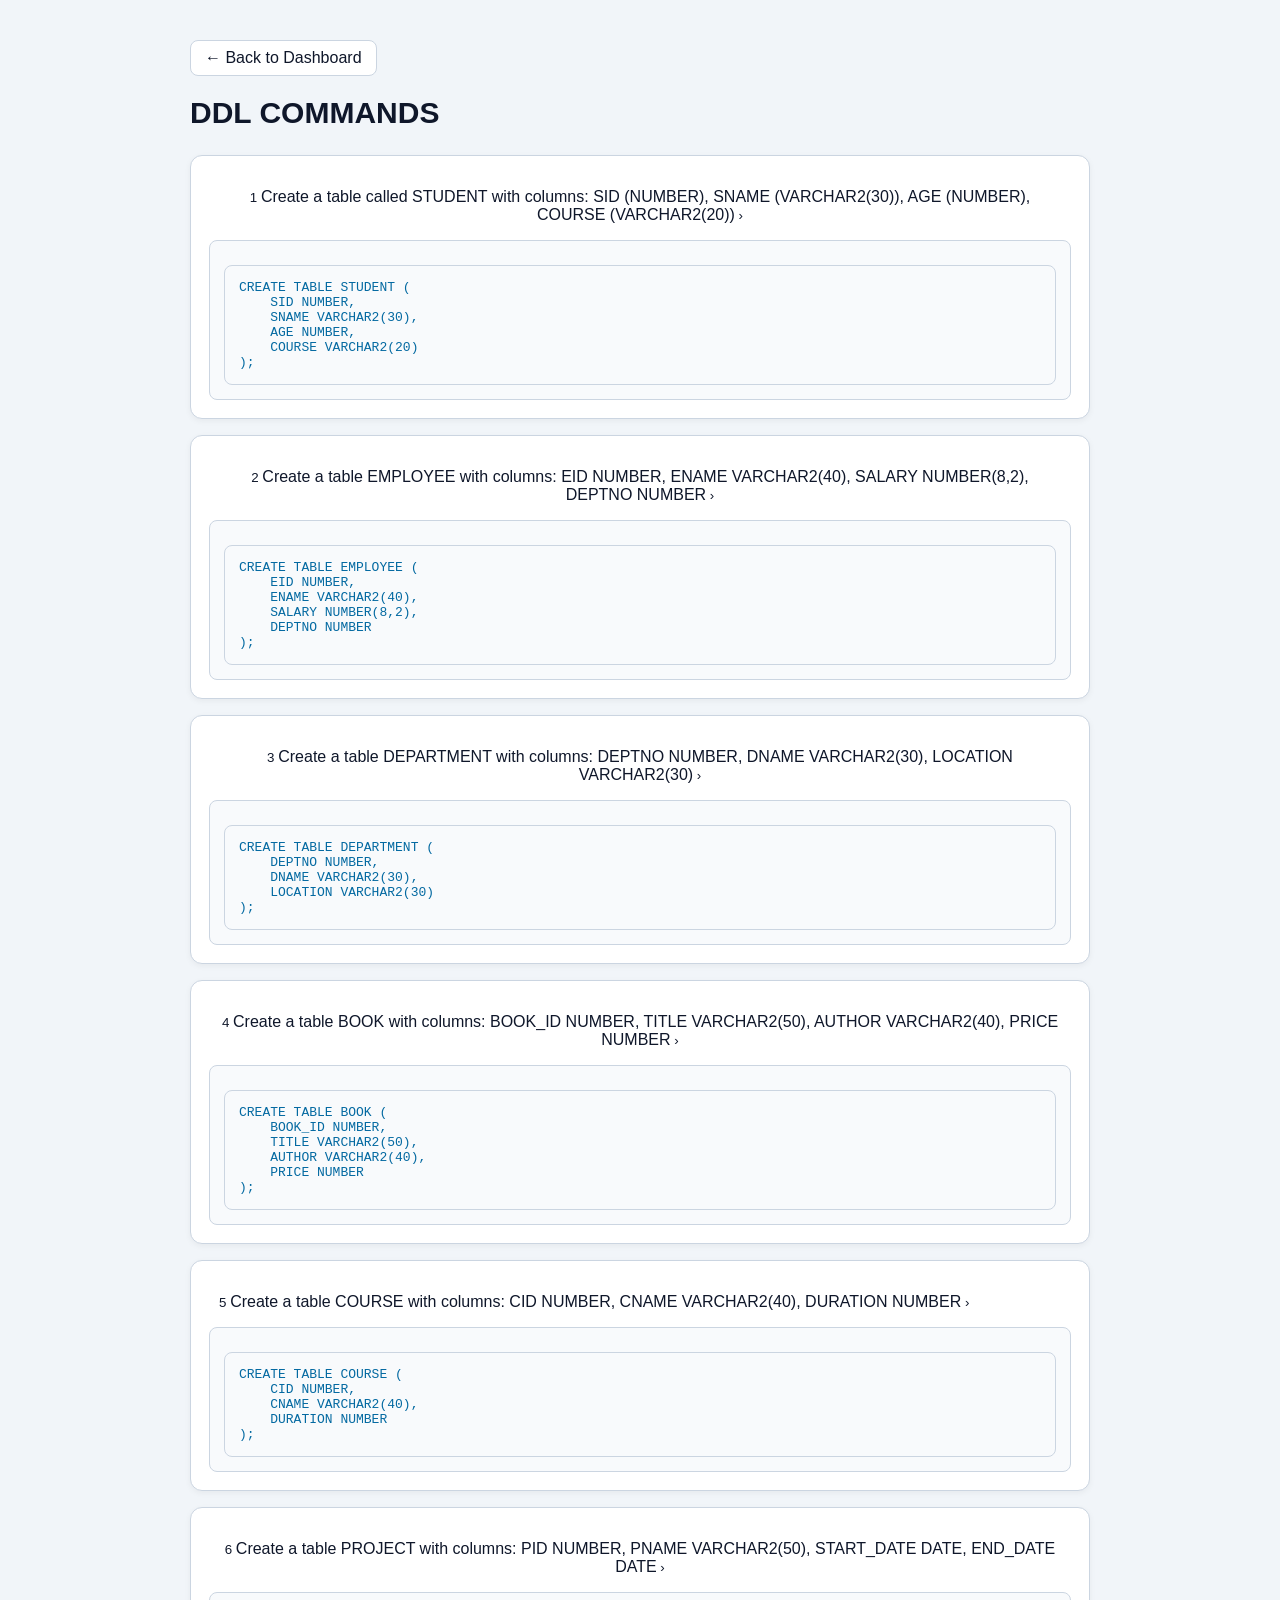
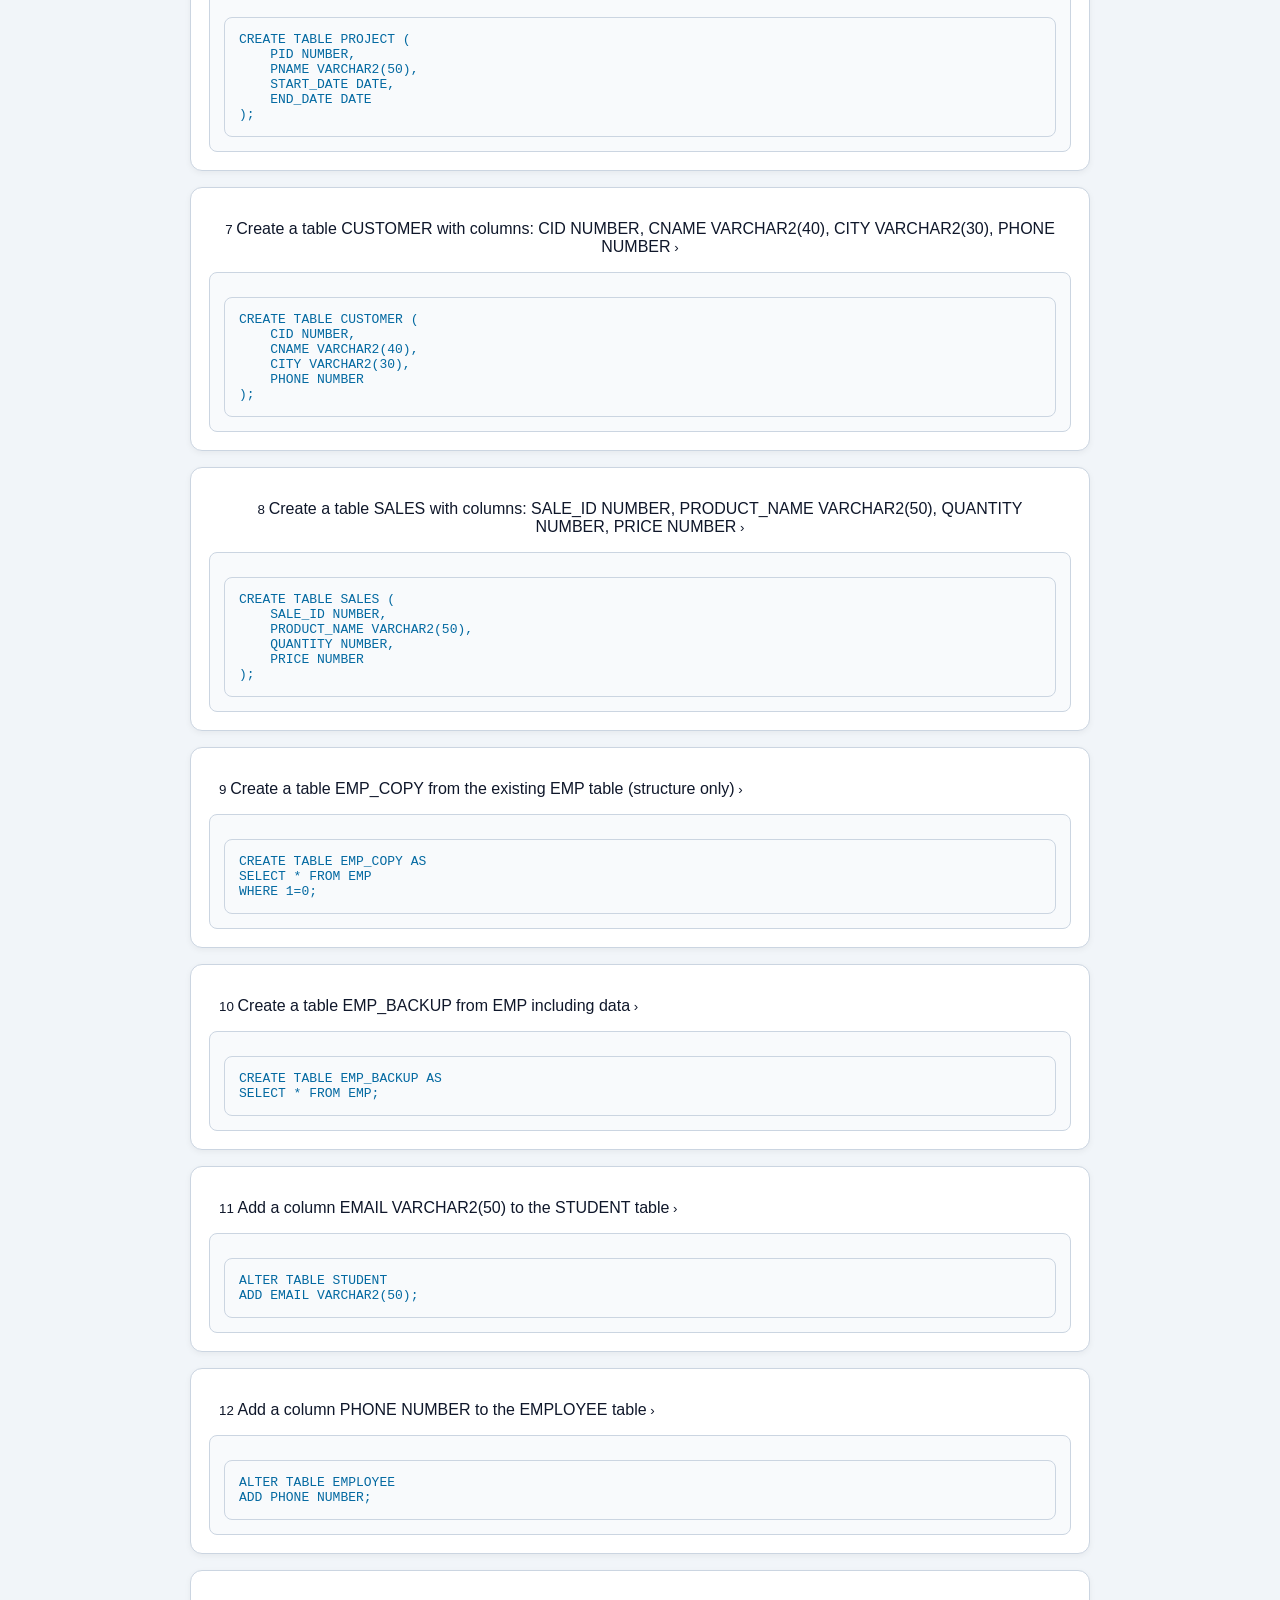
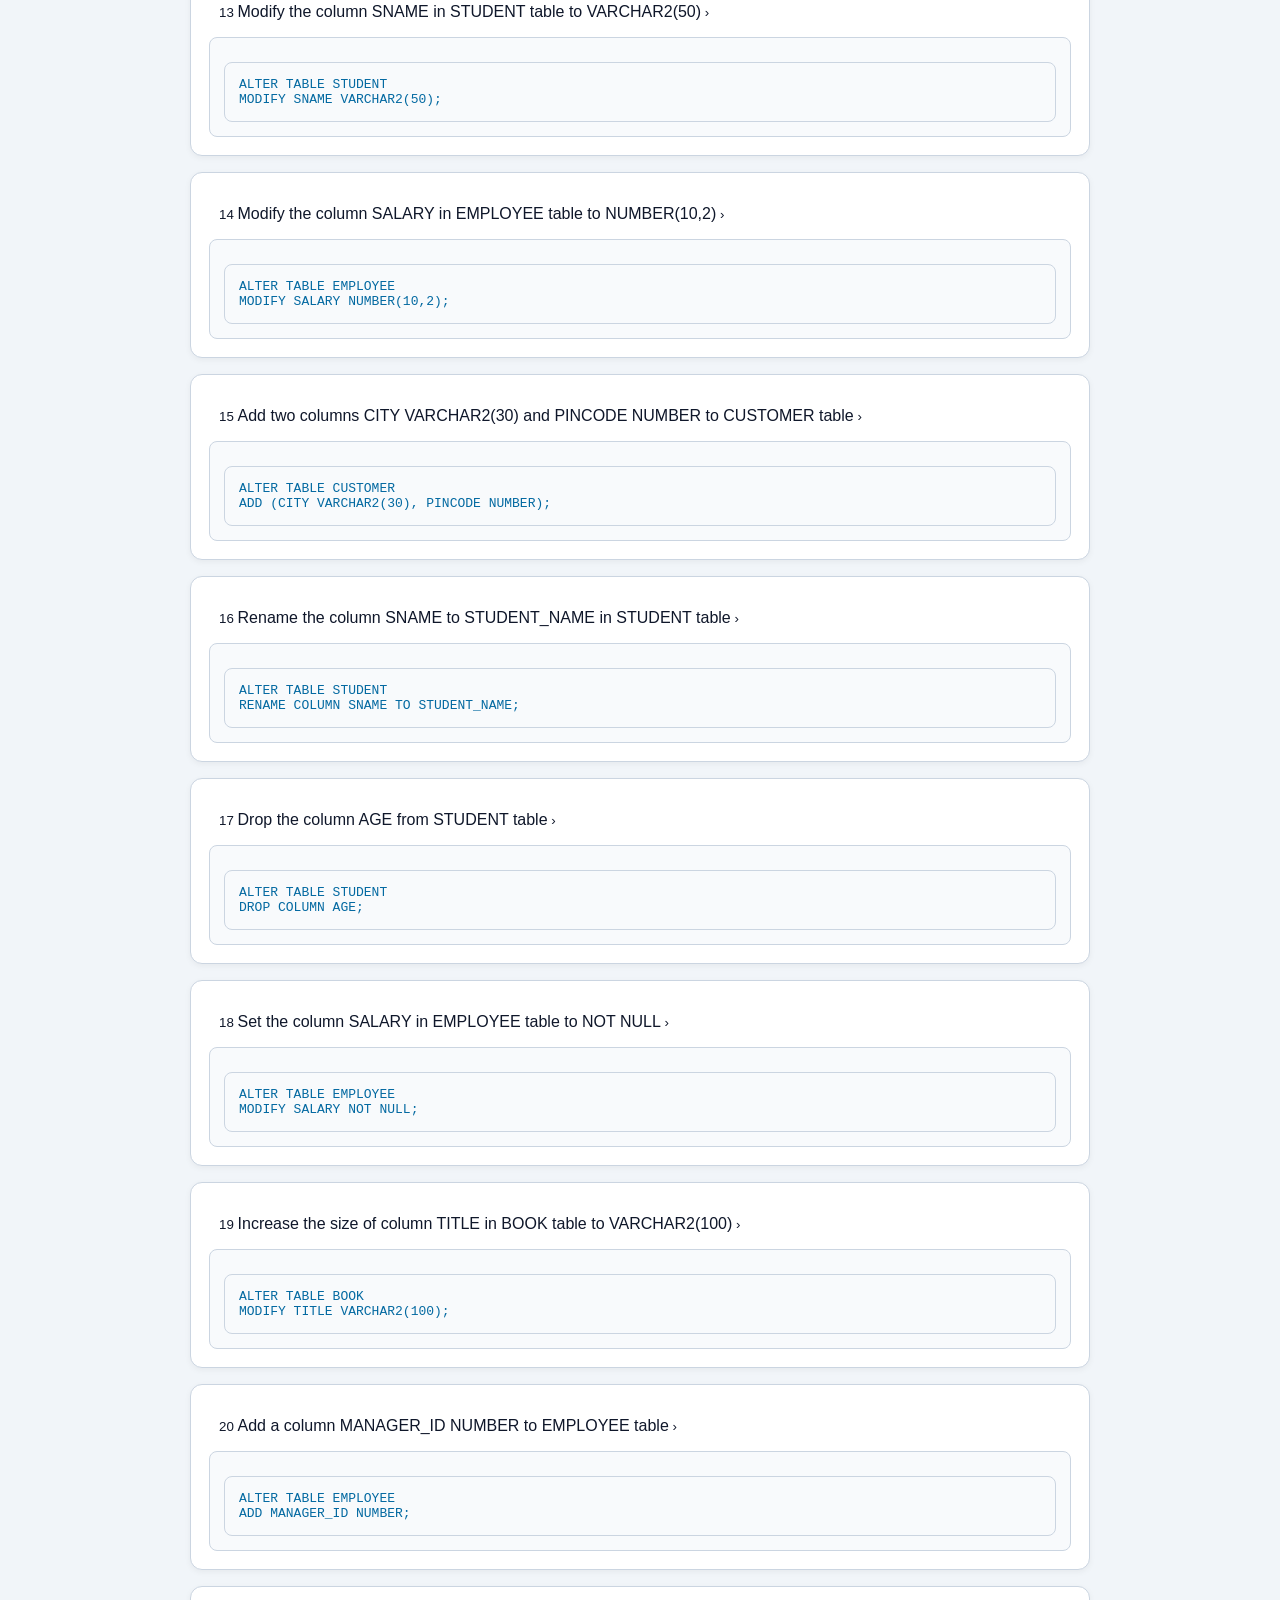
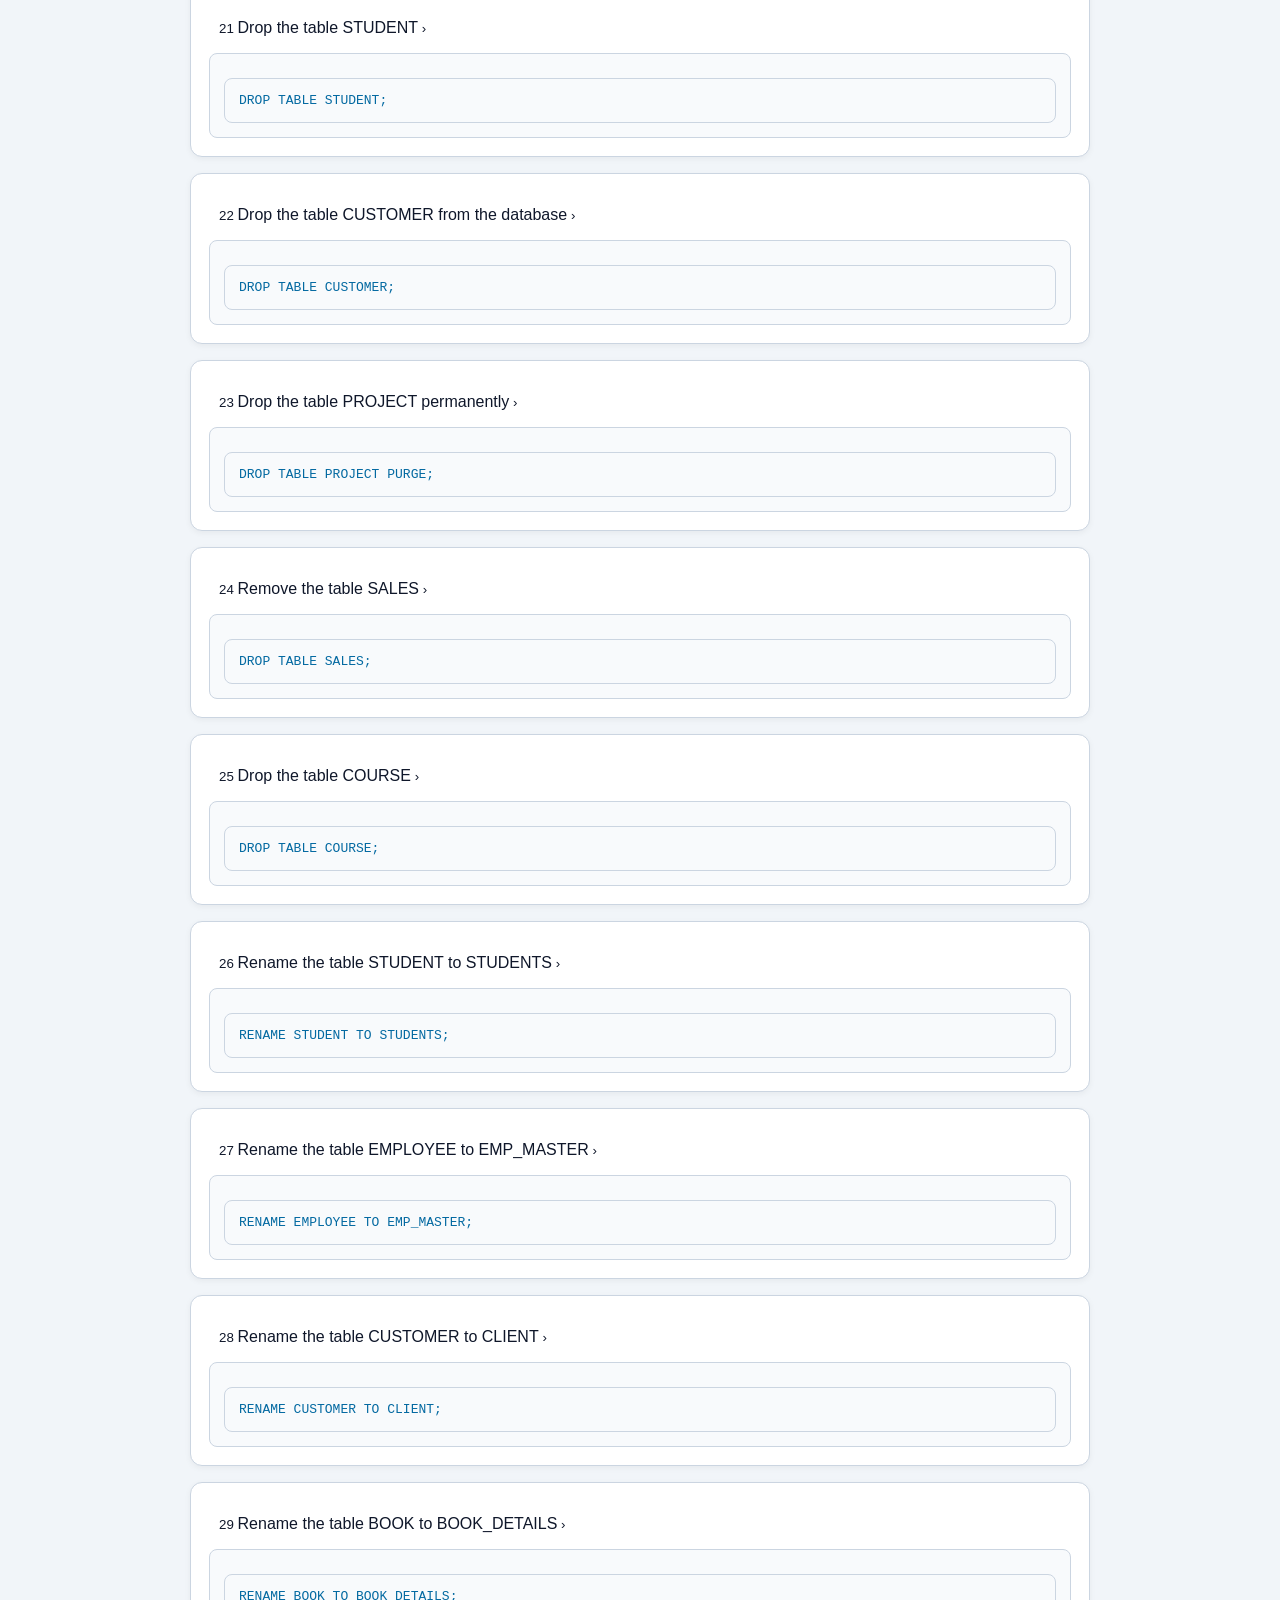
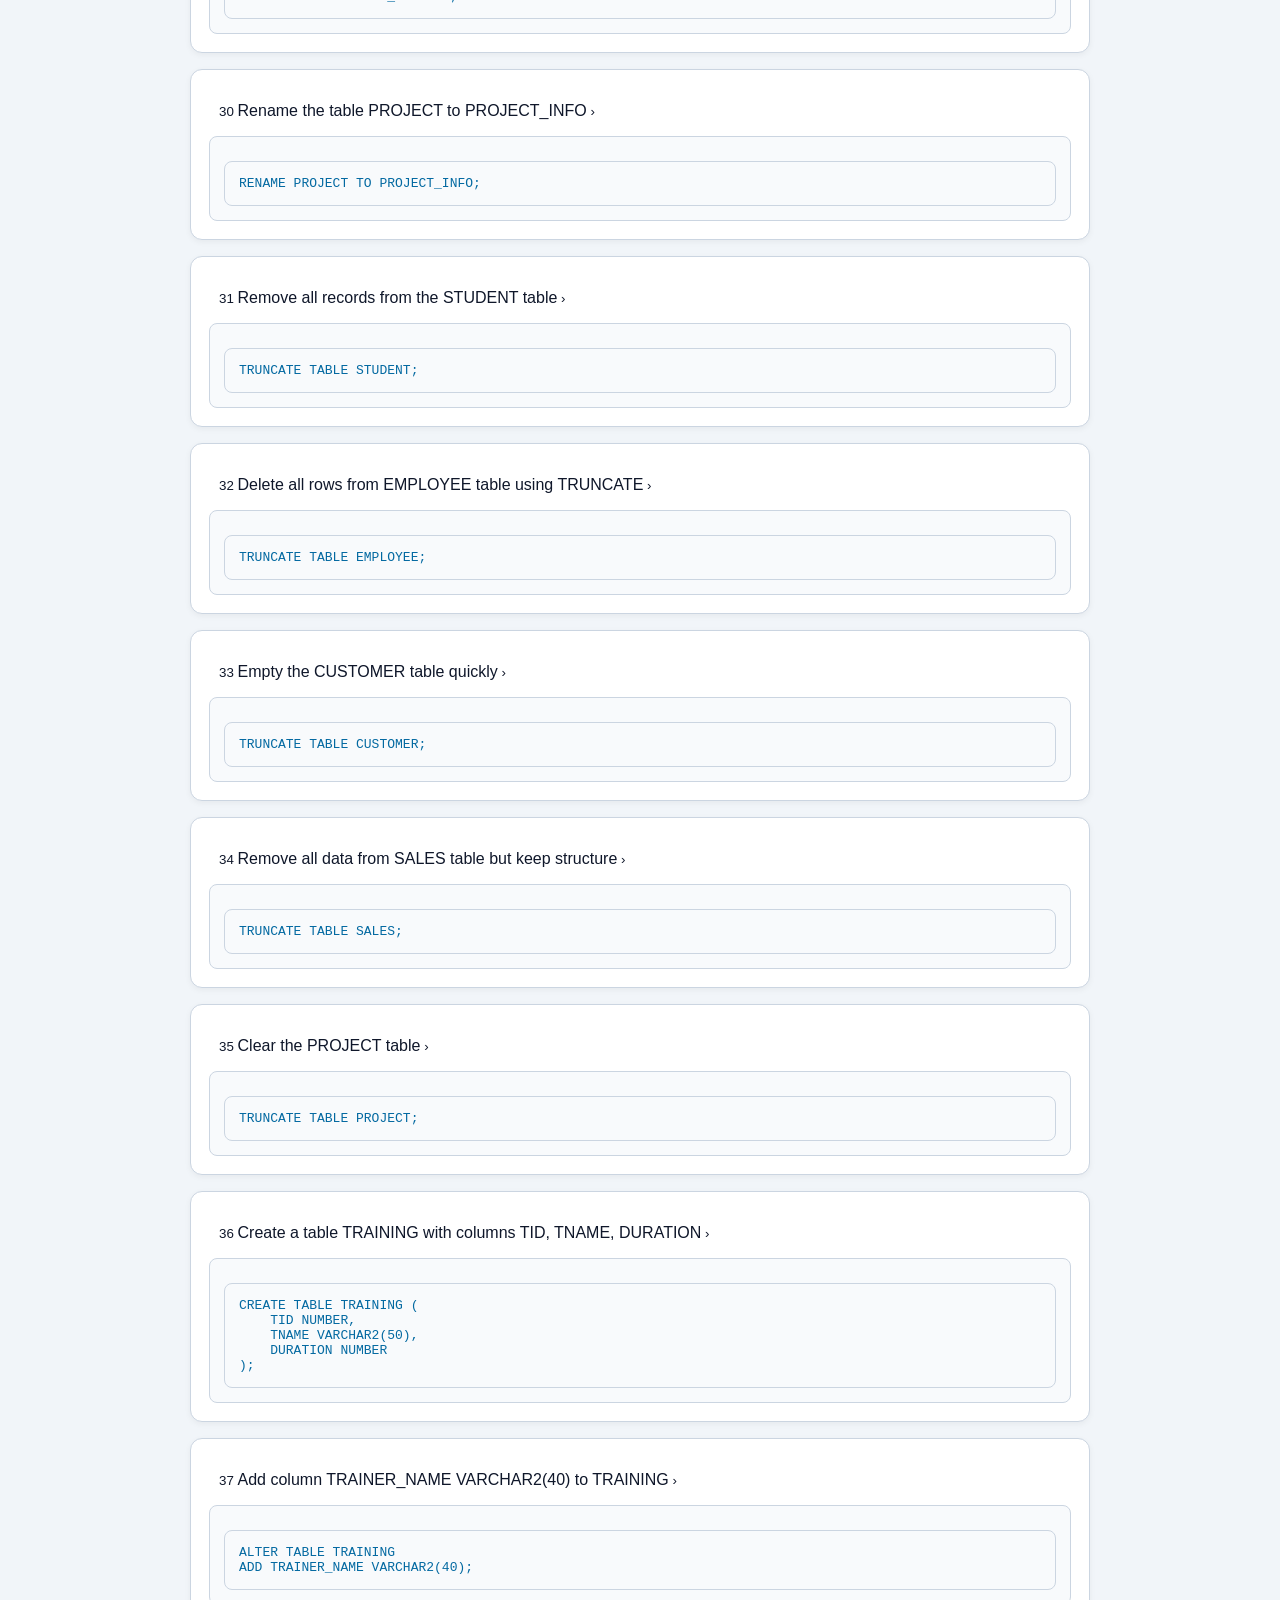
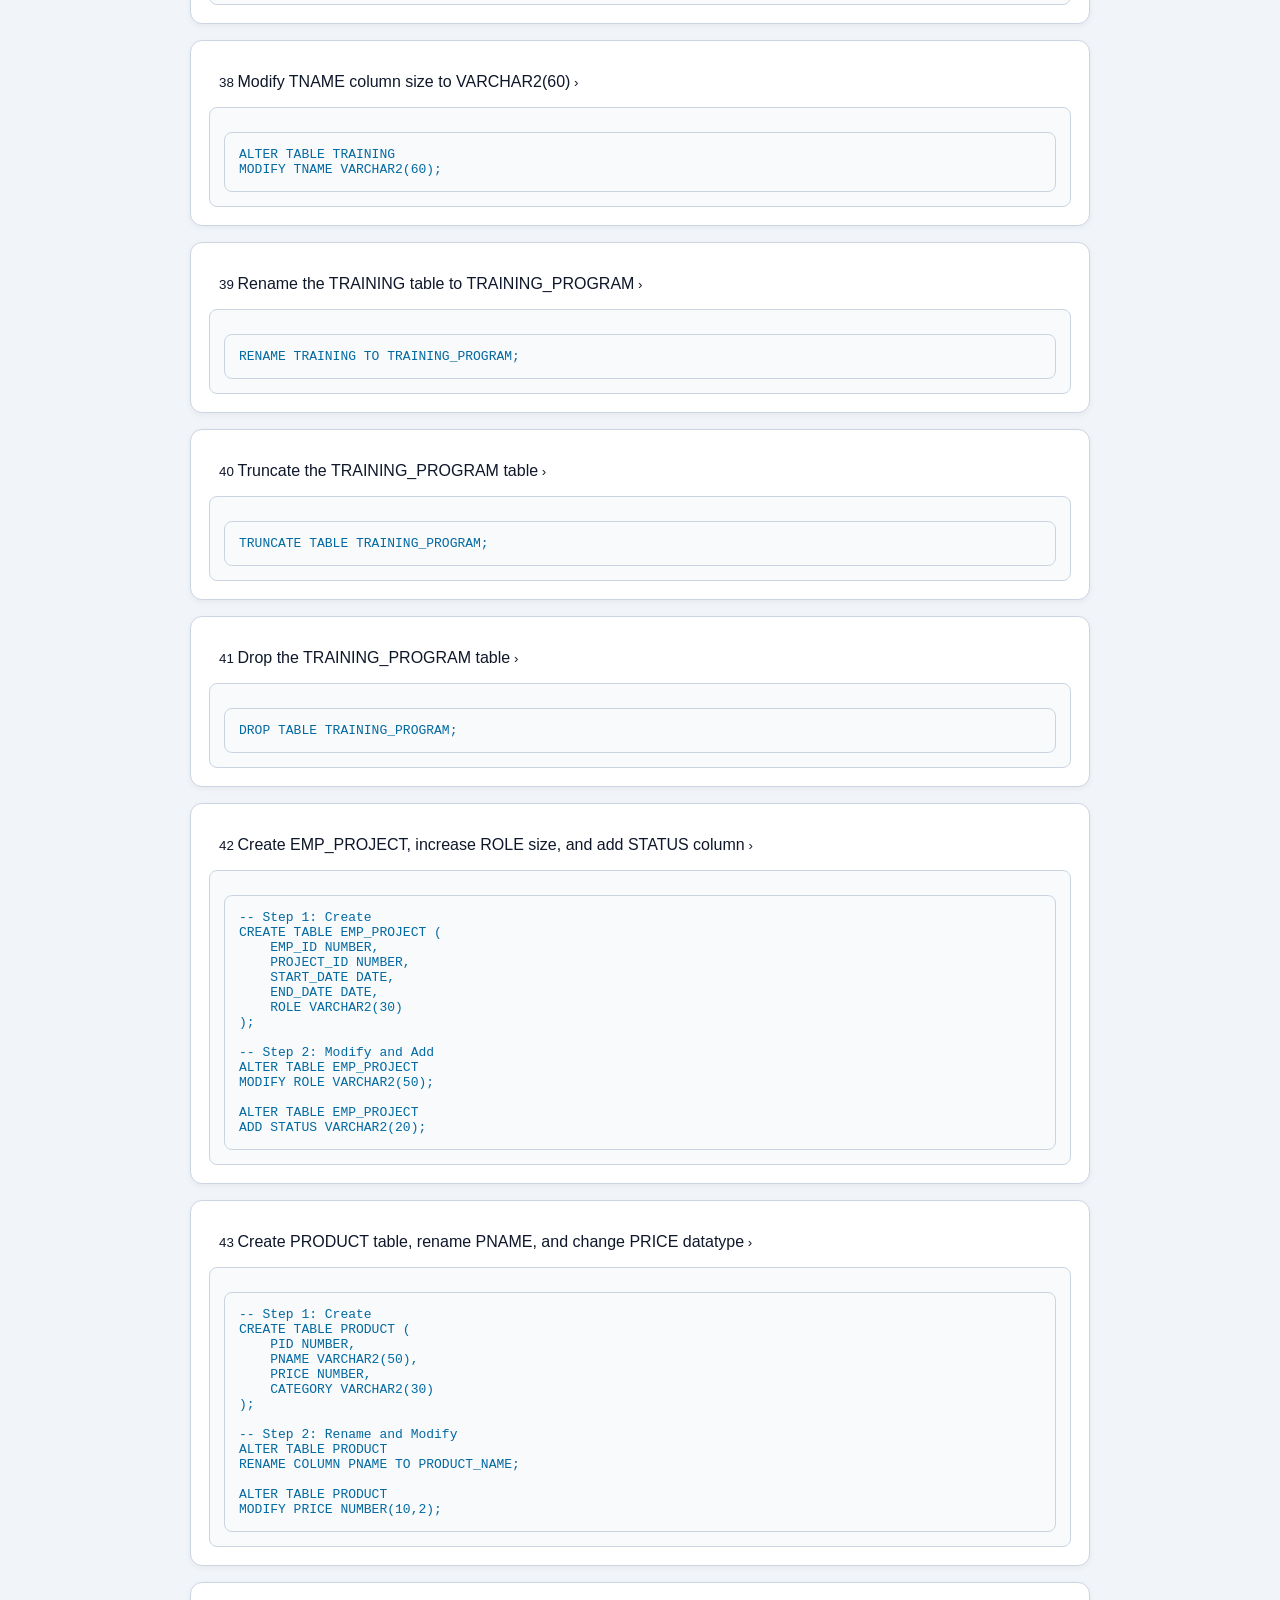
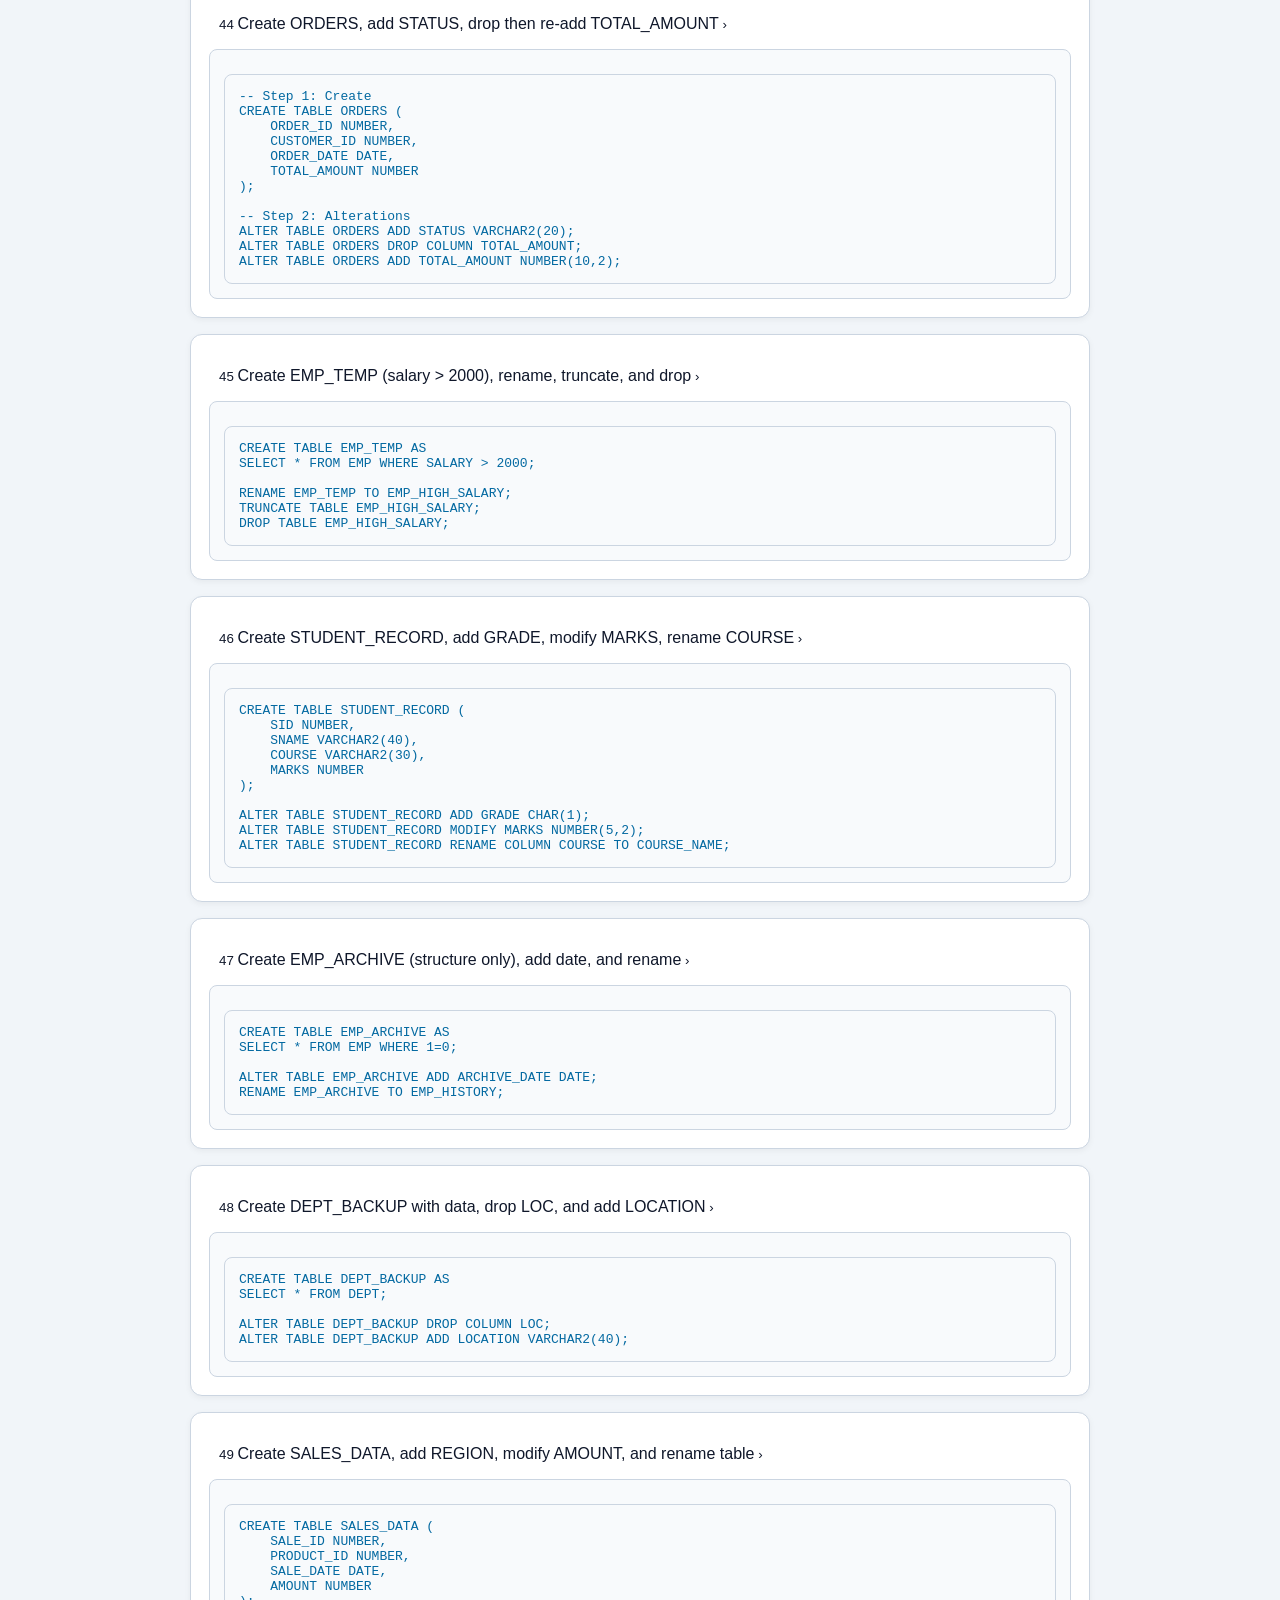
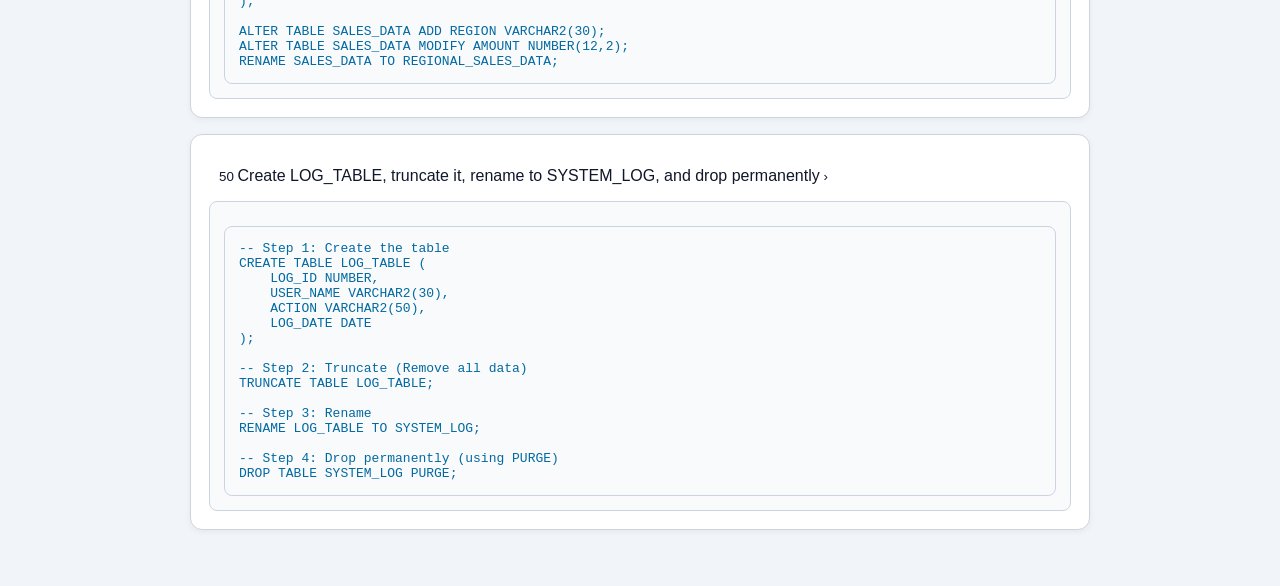
<file: first.html>
<!doctype html>
<html lang="en">
  <head>
    <link rel="stylesheet" href="style.css">
    <meta charset="UTF-8" />
    <meta name="viewport" content="width=device-width, initial-scale=1.0" />
    <title>SQL Table Creation - Practice Questions</title>
    <style>
      
    </style>
  </head>
  <body>
    <div class="container">
      <a href="index.html" class="back-link">&larr; Back to Dashboard</a>
      <h1>DDL COMMANDS</h1>

      <div class="qa-item">
        <button class="question-btn" onclick="toggleItem(this)">
          <span class="number-badge">1</span>
          <span class="question-text"
            >Create a table called STUDENT with columns: SID (NUMBER), SNAME
            (VARCHAR2(30)), AGE (NUMBER), COURSE (VARCHAR2(20))</span
          >
          <span class="arrow-icon">&rsaquo;</span>
        </button>
        <div class="answer-panel">
          <div class="answer-inner">
            <pre>
CREATE TABLE STUDENT (
    SID NUMBER,
    SNAME VARCHAR2(30),
    AGE NUMBER,
    COURSE VARCHAR2(20)
);</pre
            >
          </div>
        </div>
      </div>

      <div class="qa-item">
        <button class="question-btn" onclick="toggleItem(this)">
          <span class="number-badge">2</span>
          <span class="question-text"
            >Create a table EMPLOYEE with columns: EID NUMBER, ENAME
            VARCHAR2(40), SALARY NUMBER(8,2), DEPTNO NUMBER</span
          >
          <span class="arrow-icon">&rsaquo;</span>
        </button>
        <div class="answer-panel">
          <div class="answer-inner">
            <pre>
CREATE TABLE EMPLOYEE (
    EID NUMBER,
    ENAME VARCHAR2(40),
    SALARY NUMBER(8,2),
    DEPTNO NUMBER
);</pre
            >
          </div>
        </div>
      </div>

      <div class="qa-item">
        <button class="question-btn" onclick="toggleItem(this)">
          <span class="number-badge">3</span>
          <span class="question-text"
            >Create a table DEPARTMENT with columns: DEPTNO NUMBER, DNAME
            VARCHAR2(30), LOCATION VARCHAR2(30)</span
          >
          <span class="arrow-icon">&rsaquo;</span>
        </button>
        <div class="answer-panel">
          <div class="answer-inner">
            <pre>
CREATE TABLE DEPARTMENT (
    DEPTNO NUMBER,
    DNAME VARCHAR2(30),
    LOCATION VARCHAR2(30)
);</pre
            >
          </div>
        </div>
      </div>

      <div class="qa-item">
        <button class="question-btn" onclick="toggleItem(this)">
          <span class="number-badge">4</span>
          <span class="question-text"
            >Create a table BOOK with columns: BOOK_ID NUMBER, TITLE
            VARCHAR2(50), AUTHOR VARCHAR2(40), PRICE NUMBER</span
          >
          <span class="arrow-icon">&rsaquo;</span>
        </button>
        <div class="answer-panel">
          <div class="answer-inner">
            <pre>
CREATE TABLE BOOK (
    BOOK_ID NUMBER,
    TITLE VARCHAR2(50),
    AUTHOR VARCHAR2(40),
    PRICE NUMBER
);</pre
            >
          </div>
        </div>
      </div>

      <div class="qa-item">
        <button class="question-btn" onclick="toggleItem(this)">
          <span class="number-badge">5</span>
          <span class="question-text"
            >Create a table COURSE with columns: CID NUMBER, CNAME VARCHAR2(40),
            DURATION NUMBER</span
          >
          <span class="arrow-icon">&rsaquo;</span>
        </button>
        <div class="answer-panel">
          <div class="answer-inner">
            <pre>
CREATE TABLE COURSE (
    CID NUMBER,
    CNAME VARCHAR2(40),
    DURATION NUMBER
);</pre
            >
          </div>
        </div>
      </div>

      <div class="qa-item">
        <button class="question-btn" onclick="toggleItem(this)">
          <span class="number-badge">6</span>
          <span class="question-text"
            >Create a table PROJECT with columns: PID NUMBER, PNAME
            VARCHAR2(50), START_DATE DATE, END_DATE DATE</span
          >
          <span class="arrow-icon">&rsaquo;</span>
        </button>
        <div class="answer-panel">
          <div class="answer-inner">
            <pre>
CREATE TABLE PROJECT (
    PID NUMBER,
    PNAME VARCHAR2(50),
    START_DATE DATE,
    END_DATE DATE
);</pre
            >
          </div>
        </div>
      </div>

      <div class="qa-item">
        <button class="question-btn" onclick="toggleItem(this)">
          <span class="number-badge">7</span>
          <span class="question-text"
            >Create a table CUSTOMER with columns: CID NUMBER, CNAME
            VARCHAR2(40), CITY VARCHAR2(30), PHONE NUMBER</span
          >
          <span class="arrow-icon">&rsaquo;</span>
        </button>
        <div class="answer-panel">
          <div class="answer-inner">
            <pre>
CREATE TABLE CUSTOMER (
    CID NUMBER,
    CNAME VARCHAR2(40),
    CITY VARCHAR2(30),
    PHONE NUMBER
);</pre
            >
          </div>
        </div>
      </div>

      <div class="qa-item">
        <button class="question-btn" onclick="toggleItem(this)">
          <span class="number-badge">8</span>
          <span class="question-text"
            >Create a table SALES with columns: SALE_ID NUMBER, PRODUCT_NAME
            VARCHAR2(50), QUANTITY NUMBER, PRICE NUMBER</span
          >
          <span class="arrow-icon">&rsaquo;</span>
        </button>
        <div class="answer-panel">
          <div class="answer-inner">
            <pre>
CREATE TABLE SALES (
    SALE_ID NUMBER,
    PRODUCT_NAME VARCHAR2(50),
    QUANTITY NUMBER,
    PRICE NUMBER
);</pre
            >
          </div>
        </div>
      </div>

      <div class="qa-item">
        <button class="question-btn" onclick="toggleItem(this)">
          <span class="number-badge">9</span>
          <span class="question-text"
            >Create a table EMP_COPY from the existing EMP table (structure
            only)</span
          >
          <span class="arrow-icon">&rsaquo;</span>
        </button>
        <div class="answer-panel">
          <div class="answer-inner">
            <pre>
CREATE TABLE EMP_COPY AS 
SELECT * FROM EMP 
WHERE 1=0;</pre
            >
          </div>
        </div>
      </div>
      <div class="qa-item">
        <button class="question-btn" onclick="toggleItem(this)">
            <span class="number-badge">10</span>
            <span class="question-text">Create a table EMP_BACKUP from EMP including data</span>
            <span class="arrow-icon">&rsaquo;</span>
        </button>
        <div class="answer-panel">
            <div class="answer-inner">
                <pre>CREATE TABLE EMP_BACKUP AS 
SELECT * FROM EMP;</pre>
            </div>
        </div>
    </div>

    <div class="qa-item">
        <button class="question-btn" onclick="toggleItem(this)">
            <span class="number-badge">11</span>
            <span class="question-text">Add a column EMAIL VARCHAR2(50) to the STUDENT table</span>
            <span class="arrow-icon">&rsaquo;</span>
        </button>
        <div class="answer-panel">
            <div class="answer-inner">
                <pre>ALTER TABLE STUDENT 
ADD EMAIL VARCHAR2(50);</pre>
            </div>
        </div>
    </div>

    <div class="qa-item">
        <button class="question-btn" onclick="toggleItem(this)">
            <span class="number-badge">12</span>
            <span class="question-text">Add a column PHONE NUMBER to the EMPLOYEE table</span>
            <span class="arrow-icon">&rsaquo;</span>
        </button>
        <div class="answer-panel">
            <div class="answer-inner">
                <pre>ALTER TABLE EMPLOYEE 
ADD PHONE NUMBER;</pre>
            </div>
        </div>
    </div>

    <div class="qa-item">
        <button class="question-btn" onclick="toggleItem(this)">
            <span class="number-badge">13</span>
            <span class="question-text">Modify the column SNAME in STUDENT table to VARCHAR2(50)</span>
            <span class="arrow-icon">&rsaquo;</span>
        </button>
        <div class="answer-panel">
            <div class="answer-inner">
                <pre>ALTER TABLE STUDENT 
MODIFY SNAME VARCHAR2(50);</pre>
            </div>
        </div>
    </div>

    <div class="qa-item">
        <button class="question-btn" onclick="toggleItem(this)">
            <span class="number-badge">14</span>
            <span class="question-text">Modify the column SALARY in EMPLOYEE table to NUMBER(10,2)</span>
            <span class="arrow-icon">&rsaquo;</span>
        </button>
        <div class="answer-panel">
            <div class="answer-inner">
                <pre>ALTER TABLE EMPLOYEE 
MODIFY SALARY NUMBER(10,2);</pre>
            </div>
        </div>
    </div>

    <div class="qa-item">
        <button class="question-btn" onclick="toggleItem(this)">
            <span class="number-badge">15</span>
            <span class="question-text">Add two columns CITY VARCHAR2(30) and PINCODE NUMBER to CUSTOMER table</span>
            <span class="arrow-icon">&rsaquo;</span>
        </button>
        <div class="answer-panel">
            <div class="answer-inner">
                <pre>ALTER TABLE CUSTOMER 
ADD (CITY VARCHAR2(30), PINCODE NUMBER);</pre>
            </div>
        </div>
    </div>

    <div class="qa-item">
        <button class="question-btn" onclick="toggleItem(this)">
            <span class="number-badge">16</span>
            <span class="question-text">Rename the column SNAME to STUDENT_NAME in STUDENT table</span>
            <span class="arrow-icon">&rsaquo;</span>
        </button>
        <div class="answer-panel">
            <div class="answer-inner">
                <pre>ALTER TABLE STUDENT 
RENAME COLUMN SNAME TO STUDENT_NAME;</pre>
            </div>
        </div>
    </div>

    <div class="qa-item">
        <button class="question-btn" onclick="toggleItem(this)">
            <span class="number-badge">17</span>
            <span class="question-text">Drop the column AGE from STUDENT table</span>
            <span class="arrow-icon">&rsaquo;</span>
        </button>
        <div class="answer-panel">
            <div class="answer-inner">
                <pre>ALTER TABLE STUDENT 
DROP COLUMN AGE;</pre>
            </div>
        </div>
    </div>

    <div class="qa-item">
        <button class="question-btn" onclick="toggleItem(this)">
            <span class="number-badge">18</span>
            <span class="question-text">Set the column SALARY in EMPLOYEE table to NOT NULL</span>
            <span class="arrow-icon">&rsaquo;</span>
        </button>
        <div class="answer-panel">
            <div class="answer-inner">
                <pre>ALTER TABLE EMPLOYEE 
MODIFY SALARY NOT NULL;</pre>
            </div>
        </div>
    </div>

    <div class="qa-item">
        <button class="question-btn" onclick="toggleItem(this)">
            <span class="number-badge">19</span>
            <span class="question-text">Increase the size of column TITLE in BOOK table to VARCHAR2(100)</span>
            <span class="arrow-icon">&rsaquo;</span>
        </button>
        <div class="answer-panel">
            <div class="answer-inner">
                <pre>ALTER TABLE BOOK 
MODIFY TITLE VARCHAR2(100);</pre>
            </div>
        </div>
    </div>
    <div class="qa-item">
        <button class="question-btn" onclick="toggleItem(this)">
            <span class="number-badge">20</span>
            <span class="question-text">Add a column MANAGER_ID NUMBER to EMPLOYEE table</span>
            <span class="arrow-icon">&rsaquo;</span>
        </button>
        <div class="answer-panel">
            <div class="answer-inner">
                <pre>ALTER TABLE EMPLOYEE 
ADD MANAGER_ID NUMBER;</pre>
            </div>
        </div>
    </div>

    <div class="qa-item">
        <button class="question-btn" onclick="toggleItem(this)">
            <span class="number-badge">21</span>
            <span class="question-text">Drop the table STUDENT</span>
            <span class="arrow-icon">&rsaquo;</span>
        </button>
        <div class="answer-panel">
            <div class="answer-inner">
                <pre>DROP TABLE STUDENT;</pre>
            </div>
        </div>
    </div>

    <div class="qa-item">
        <button class="question-btn" onclick="toggleItem(this)">
            <span class="number-badge">22</span>
            <span class="question-text">Drop the table CUSTOMER from the database</span>
            <span class="arrow-icon">&rsaquo;</span>
        </button>
        <div class="answer-panel">
            <div class="answer-inner">
                <pre>DROP TABLE CUSTOMER;</pre>
            </div>
        </div>
    </div>

    <div class="qa-item">
        <button class="question-btn" onclick="toggleItem(this)">
            <span class="number-badge">23</span>
            <span class="question-text">Drop the table PROJECT permanently</span>
            <span class="arrow-icon">&rsaquo;</span>
        </button>
        <div class="answer-panel">
            <div class="answer-inner">
                <pre>DROP TABLE PROJECT PURGE;</pre>
            </div>
        </div>
    </div>

    <div class="qa-item">
        <button class="question-btn" onclick="toggleItem(this)">
            <span class="number-badge">24</span>
            <span class="question-text">Remove the table SALES</span>
            <span class="arrow-icon">&rsaquo;</span>
        </button>
        <div class="answer-panel">
            <div class="answer-inner">
                <pre>DROP TABLE SALES;</pre>
            </div>
        </div>
    </div>

    <div class="qa-item">
        <button class="question-btn" onclick="toggleItem(this)">
            <span class="number-badge">25</span>
            <span class="question-text">Drop the table COURSE</span>
            <span class="arrow-icon">&rsaquo;</span>
        </button>
        <div class="answer-panel">
            <div class="answer-inner">
                <pre>DROP TABLE COURSE;</pre>
            </div>
        </div>
    </div>

    <div class="qa-item">
        <button class="question-btn" onclick="toggleItem(this)">
            <span class="number-badge">26</span>
            <span class="question-text">Rename the table STUDENT to STUDENTS</span>
            <span class="arrow-icon">&rsaquo;</span>
        </button>
        <div class="answer-panel">
            <div class="answer-inner">
                <pre>RENAME STUDENT TO STUDENTS;</pre>
            </div>
        </div>
    </div>

    <div class="qa-item">
        <button class="question-btn" onclick="toggleItem(this)">
            <span class="number-badge">27</span>
            <span class="question-text">Rename the table EMPLOYEE to EMP_MASTER</span>
            <span class="arrow-icon">&rsaquo;</span>
        </button>
        <div class="answer-panel">
            <div class="answer-inner">
                <pre>RENAME EMPLOYEE TO EMP_MASTER;</pre>
            </div>
        </div>
    </div>

    <div class="qa-item">
        <button class="question-btn" onclick="toggleItem(this)">
            <span class="number-badge">28</span>
            <span class="question-text">Rename the table CUSTOMER to CLIENT</span>
            <span class="arrow-icon">&rsaquo;</span>
        </button>
        <div class="answer-panel">
            <div class="answer-inner">
                <pre>RENAME CUSTOMER TO CLIENT;</pre>
            </div>
        </div>
    </div>

    <div class="qa-item">
        <button class="question-btn" onclick="toggleItem(this)">
            <span class="number-badge">29</span>
            <span class="question-text">Rename the table BOOK to BOOK_DETAILS</span>
            <span class="arrow-icon">&rsaquo;</span>
        </button>
        <div class="answer-panel">
            <div class="answer-inner">
                <pre>RENAME BOOK TO BOOK_DETAILS;</pre>
            </div>
        </div>
    </div>
    <div class="qa-item">
        <button class="question-btn" onclick="toggleItem(this)">
            <span class="number-badge">30</span>
            <span class="question-text">Rename the table PROJECT to PROJECT_INFO</span>
            <span class="arrow-icon">&rsaquo;</span>
        </button>
        <div class="answer-panel">
            <div class="answer-inner">
                <pre>RENAME PROJECT TO PROJECT_INFO;</pre>
            </div>
        </div>
    </div>

    <div class="qa-item">
        <button class="question-btn" onclick="toggleItem(this)">
            <span class="number-badge">31</span>
            <span class="question-text">Remove all records from the STUDENT table</span>
            <span class="arrow-icon">&rsaquo;</span>
        </button>
        <div class="answer-panel">
            <div class="answer-inner">
                <pre>TRUNCATE TABLE STUDENT;</pre>
            </div>
        </div>
    </div>

    <div class="qa-item">
        <button class="question-btn" onclick="toggleItem(this)">
            <span class="number-badge">32</span>
            <span class="question-text">Delete all rows from EMPLOYEE table using TRUNCATE</span>
            <span class="arrow-icon">&rsaquo;</span>
        </button>
        <div class="answer-panel">
            <div class="answer-inner">
                <pre>TRUNCATE TABLE EMPLOYEE;</pre>
            </div>
        </div>
    </div>

    <div class="qa-item">
        <button class="question-btn" onclick="toggleItem(this)">
            <span class="number-badge">33</span>
            <span class="question-text">Empty the CUSTOMER table quickly</span>
            <span class="arrow-icon">&rsaquo;</span>
        </button>
        <div class="answer-panel">
            <div class="answer-inner">
                <pre>TRUNCATE TABLE CUSTOMER;</pre>
            </div>
        </div>
    </div>

    <div class="qa-item">
        <button class="question-btn" onclick="toggleItem(this)">
            <span class="number-badge">34</span>
            <span class="question-text">Remove all data from SALES table but keep structure</span>
            <span class="arrow-icon">&rsaquo;</span>
        </button>
        <div class="answer-panel">
            <div class="answer-inner">
                <pre>TRUNCATE TABLE SALES;</pre>
            </div>
        </div>
    </div>

    <div class="qa-item">
        <button class="question-btn" onclick="toggleItem(this)">
            <span class="number-badge">35</span>
            <span class="question-text">Clear the PROJECT table</span>
            <span class="arrow-icon">&rsaquo;</span>
        </button>
        <div class="answer-panel">
            <div class="answer-inner">
                <pre>TRUNCATE TABLE PROJECT;</pre>
            </div>
        </div>
    </div>

    <div class="qa-item">
        <button class="question-btn" onclick="toggleItem(this)">
            <span class="number-badge">36</span>
            <span class="question-text">Create a table TRAINING with columns TID, TNAME, DURATION</span>
            <span class="arrow-icon">&rsaquo;</span>
        </button>
        <div class="answer-panel">
            <div class="answer-inner">
                <pre>CREATE TABLE TRAINING (
    TID NUMBER,
    TNAME VARCHAR2(50),
    DURATION NUMBER
);</pre>
            </div>
        </div>
    </div>

    <div class="qa-item">
        <button class="question-btn" onclick="toggleItem(this)">
            <span class="number-badge">37</span>
            <span class="question-text">Add column TRAINER_NAME VARCHAR2(40) to TRAINING</span>
            <span class="arrow-icon">&rsaquo;</span>
        </button>
        <div class="answer-panel">
            <div class="answer-inner">
                <pre>ALTER TABLE TRAINING 
ADD TRAINER_NAME VARCHAR2(40);</pre>
            </div>
        </div>
    </div>

    <div class="qa-item">
        <button class="question-btn" onclick="toggleItem(this)">
            <span class="number-badge">38</span>
            <span class="question-text">Modify TNAME column size to VARCHAR2(60)</span>
            <span class="arrow-icon">&rsaquo;</span>
        </button>
        <div class="answer-panel">
            <div class="answer-inner">
                <pre>ALTER TABLE TRAINING 
MODIFY TNAME VARCHAR2(60);</pre>
            </div>
        </div>
    </div>

    <div class="qa-item">
        <button class="question-btn" onclick="toggleItem(this)">
            <span class="number-badge">39</span>
            <span class="question-text">Rename the TRAINING table to TRAINING_PROGRAM</span>
            <span class="arrow-icon">&rsaquo;</span>
        </button>
        <div class="answer-panel">
            <div class="answer-inner">
                <pre>RENAME TRAINING TO TRAINING_PROGRAM;</pre>
            </div>
        </div>
    </div>
    <div class="qa-item">
        <button class="question-btn" onclick="toggleItem(this)">
            <span class="number-badge">40</span>
            <span class="question-text">Truncate the TRAINING_PROGRAM table</span>
            <span class="arrow-icon">&rsaquo;</span>
        </button>
        <div class="answer-panel">
            <div class="answer-inner">
                <pre>TRUNCATE TABLE TRAINING_PROGRAM;</pre>
            </div>
        </div>
    </div>

    <div class="qa-item">
        <button class="question-btn" onclick="toggleItem(this)">
            <span class="number-badge">41</span>
            <span class="question-text">Drop the TRAINING_PROGRAM table</span>
            <span class="arrow-icon">&rsaquo;</span>
        </button>
        <div class="answer-panel">
            <div class="answer-inner">
                <pre>DROP TABLE TRAINING_PROGRAM;</pre>
            </div>
        </div>
    </div>

    <div class="qa-item">
        <button class="question-btn" onclick="toggleItem(this)">
            <span class="number-badge">42</span>
            <span class="question-text">Create EMP_PROJECT, increase ROLE size, and add STATUS column</span>
            <span class="arrow-icon">&rsaquo;</span>
        </button>
        <div class="answer-panel">
            <div class="answer-inner">
                <pre>-- Step 1: Create
CREATE TABLE EMP_PROJECT (
    EMP_ID NUMBER,
    PROJECT_ID NUMBER,
    START_DATE DATE,
    END_DATE DATE,
    ROLE VARCHAR2(30)
);

-- Step 2: Modify and Add
ALTER TABLE EMP_PROJECT 
MODIFY ROLE VARCHAR2(50);

ALTER TABLE EMP_PROJECT 
ADD STATUS VARCHAR2(20);</pre>
            </div>
        </div>
    </div>

    <div class="qa-item">
        <button class="question-btn" onclick="toggleItem(this)">
            <span class="number-badge">43</span>
            <span class="question-text">Create PRODUCT table, rename PNAME, and change PRICE datatype</span>
            <span class="arrow-icon">&rsaquo;</span>
        </button>
        <div class="answer-panel">
            <div class="answer-inner">
                <pre>-- Step 1: Create
CREATE TABLE PRODUCT (
    PID NUMBER,
    PNAME VARCHAR2(50),
    PRICE NUMBER,
    CATEGORY VARCHAR2(30)
);

-- Step 2: Rename and Modify
ALTER TABLE PRODUCT 
RENAME COLUMN PNAME TO PRODUCT_NAME;

ALTER TABLE PRODUCT 
MODIFY PRICE NUMBER(10,2);</pre>
            </div>
        </div>
    </div>

    <div class="qa-item">
        <button class="question-btn" onclick="toggleItem(this)">
            <span class="number-badge">44</span>
            <span class="question-text">Create ORDERS, add STATUS, drop then re-add TOTAL_AMOUNT</span>
            <span class="arrow-icon">&rsaquo;</span>
        </button>
        <div class="answer-panel">
            <div class="answer-inner">
                <pre>-- Step 1: Create
CREATE TABLE ORDERS (
    ORDER_ID NUMBER,
    CUSTOMER_ID NUMBER,
    ORDER_DATE DATE,
    TOTAL_AMOUNT NUMBER
);

-- Step 2: Alterations
ALTER TABLE ORDERS ADD STATUS VARCHAR2(20);
ALTER TABLE ORDERS DROP COLUMN TOTAL_AMOUNT;
ALTER TABLE ORDERS ADD TOTAL_AMOUNT NUMBER(10,2);</pre>
            </div>
        </div>
    </div>

    <div class="qa-item">
        <button class="question-btn" onclick="toggleItem(this)">
            <span class="number-badge">45</span>
            <span class="question-text">Create EMP_TEMP (salary > 2000), rename, truncate, and drop</span>
            <span class="arrow-icon">&rsaquo;</span>
        </button>
        <div class="answer-panel">
            <div class="answer-inner">
                <pre>CREATE TABLE EMP_TEMP AS 
SELECT * FROM EMP WHERE SALARY > 2000;

RENAME EMP_TEMP TO EMP_HIGH_SALARY;
TRUNCATE TABLE EMP_HIGH_SALARY;
DROP TABLE EMP_HIGH_SALARY;</pre>
            </div>
        </div>
    </div>

    <div class="qa-item">
        <button class="question-btn" onclick="toggleItem(this)">
            <span class="number-badge">46</span>
            <span class="question-text">Create STUDENT_RECORD, add GRADE, modify MARKS, rename COURSE</span>
            <span class="arrow-icon">&rsaquo;</span>
        </button>
        <div class="answer-panel">
            <div class="answer-inner">
                <pre>CREATE TABLE STUDENT_RECORD (
    SID NUMBER,
    SNAME VARCHAR2(40),
    COURSE VARCHAR2(30),
    MARKS NUMBER
);

ALTER TABLE STUDENT_RECORD ADD GRADE CHAR(1);
ALTER TABLE STUDENT_RECORD MODIFY MARKS NUMBER(5,2);
ALTER TABLE STUDENT_RECORD RENAME COLUMN COURSE TO COURSE_NAME;</pre>
            </div>
        </div>
    </div>

    <div class="qa-item">
        <button class="question-btn" onclick="toggleItem(this)">
            <span class="number-badge">47</span>
            <span class="question-text">Create EMP_ARCHIVE (structure only), add date, and rename</span>
            <span class="arrow-icon">&rsaquo;</span>
        </button>
        <div class="answer-panel">
            <div class="answer-inner">
                <pre>CREATE TABLE EMP_ARCHIVE AS 
SELECT * FROM EMP WHERE 1=0;

ALTER TABLE EMP_ARCHIVE ADD ARCHIVE_DATE DATE;
RENAME EMP_ARCHIVE TO EMP_HISTORY;</pre>
            </div>
        </div>
    </div>

    <div class="qa-item">
        <button class="question-btn" onclick="toggleItem(this)">
            <span class="number-badge">48</span>
            <span class="question-text">Create DEPT_BACKUP with data, drop LOC, and add LOCATION</span>
            <span class="arrow-icon">&rsaquo;</span>
        </button>
        <div class="answer-panel">
            <div class="answer-inner">
                <pre>CREATE TABLE DEPT_BACKUP AS 
SELECT * FROM DEPT;

ALTER TABLE DEPT_BACKUP DROP COLUMN LOC;
ALTER TABLE DEPT_BACKUP ADD LOCATION VARCHAR2(40);</pre>
            </div>
        </div>
    </div>

    <div class="qa-item">
        <button class="question-btn" onclick="toggleItem(this)">
            <span class="number-badge">49</span>
            <span class="question-text">Create SALES_DATA, add REGION, modify AMOUNT, and rename table</span>
            <span class="arrow-icon">&rsaquo;</span>
        </button>
        <div class="answer-panel">
            <div class="answer-inner">
                <pre>CREATE TABLE SALES_DATA (
    SALE_ID NUMBER,
    PRODUCT_ID NUMBER,
    SALE_DATE DATE,
    AMOUNT NUMBER
);

ALTER TABLE SALES_DATA ADD REGION VARCHAR2(30);
ALTER TABLE SALES_DATA MODIFY AMOUNT NUMBER(12,2);
RENAME SALES_DATA TO REGIONAL_SALES_DATA;</pre>
            </div>
        </div>
    </div>
    <div class="qa-item">
        <button class="question-btn" onclick="toggleItem(this)">
            <span class="number-badge">50</span>
            <span class="question-text">Create LOG_TABLE, truncate it, rename to SYSTEM_LOG, and drop permanently</span>
            <span class="arrow-icon">&rsaquo;</span>
        </button>
        <div class="answer-panel">
            <div class="answer-inner">
                <pre>-- Step 1: Create the table
CREATE TABLE LOG_TABLE (
    LOG_ID NUMBER,
    USER_NAME VARCHAR2(30),
    ACTION VARCHAR2(50),
    LOG_DATE DATE
);

-- Step 2: Truncate (Remove all data)
TRUNCATE TABLE LOG_TABLE;

-- Step 3: Rename
RENAME LOG_TABLE TO SYSTEM_LOG;

-- Step 4: Drop permanently (using PURGE)
DROP TABLE SYSTEM_LOG PURGE;</pre>
            </div>
        </div>
    </div>
    </div>
    <script>
      function toggleItem(button) {
        const item = button.parentElement;
        const panel = item.querySelector('.answer-panel');
        item.classList.toggle('active');
        if (item.classList.contains('active')) {
            panel.style.maxHeight = panel.scrollHeight + "px";
        } else {
            panel.style.maxHeight = "0";
        }
    }
    </script>
  </body>
</html>
</file>
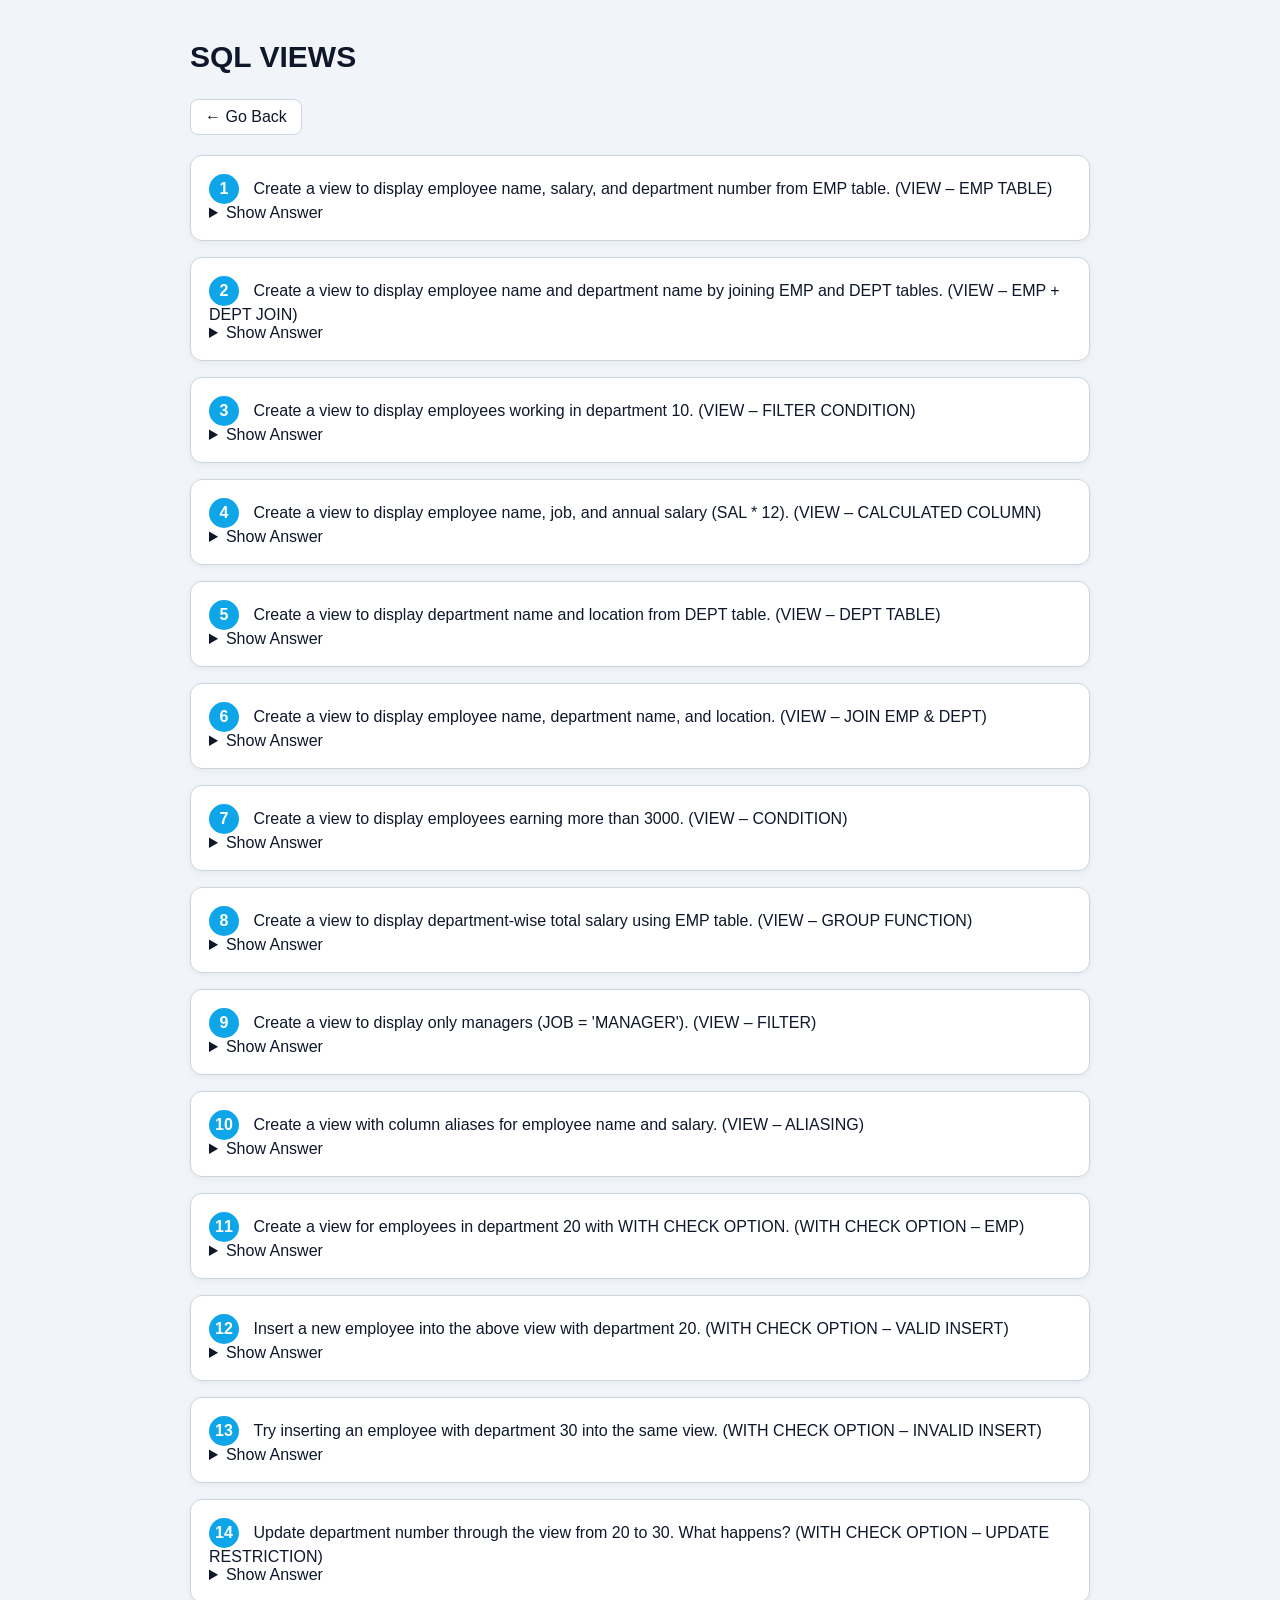
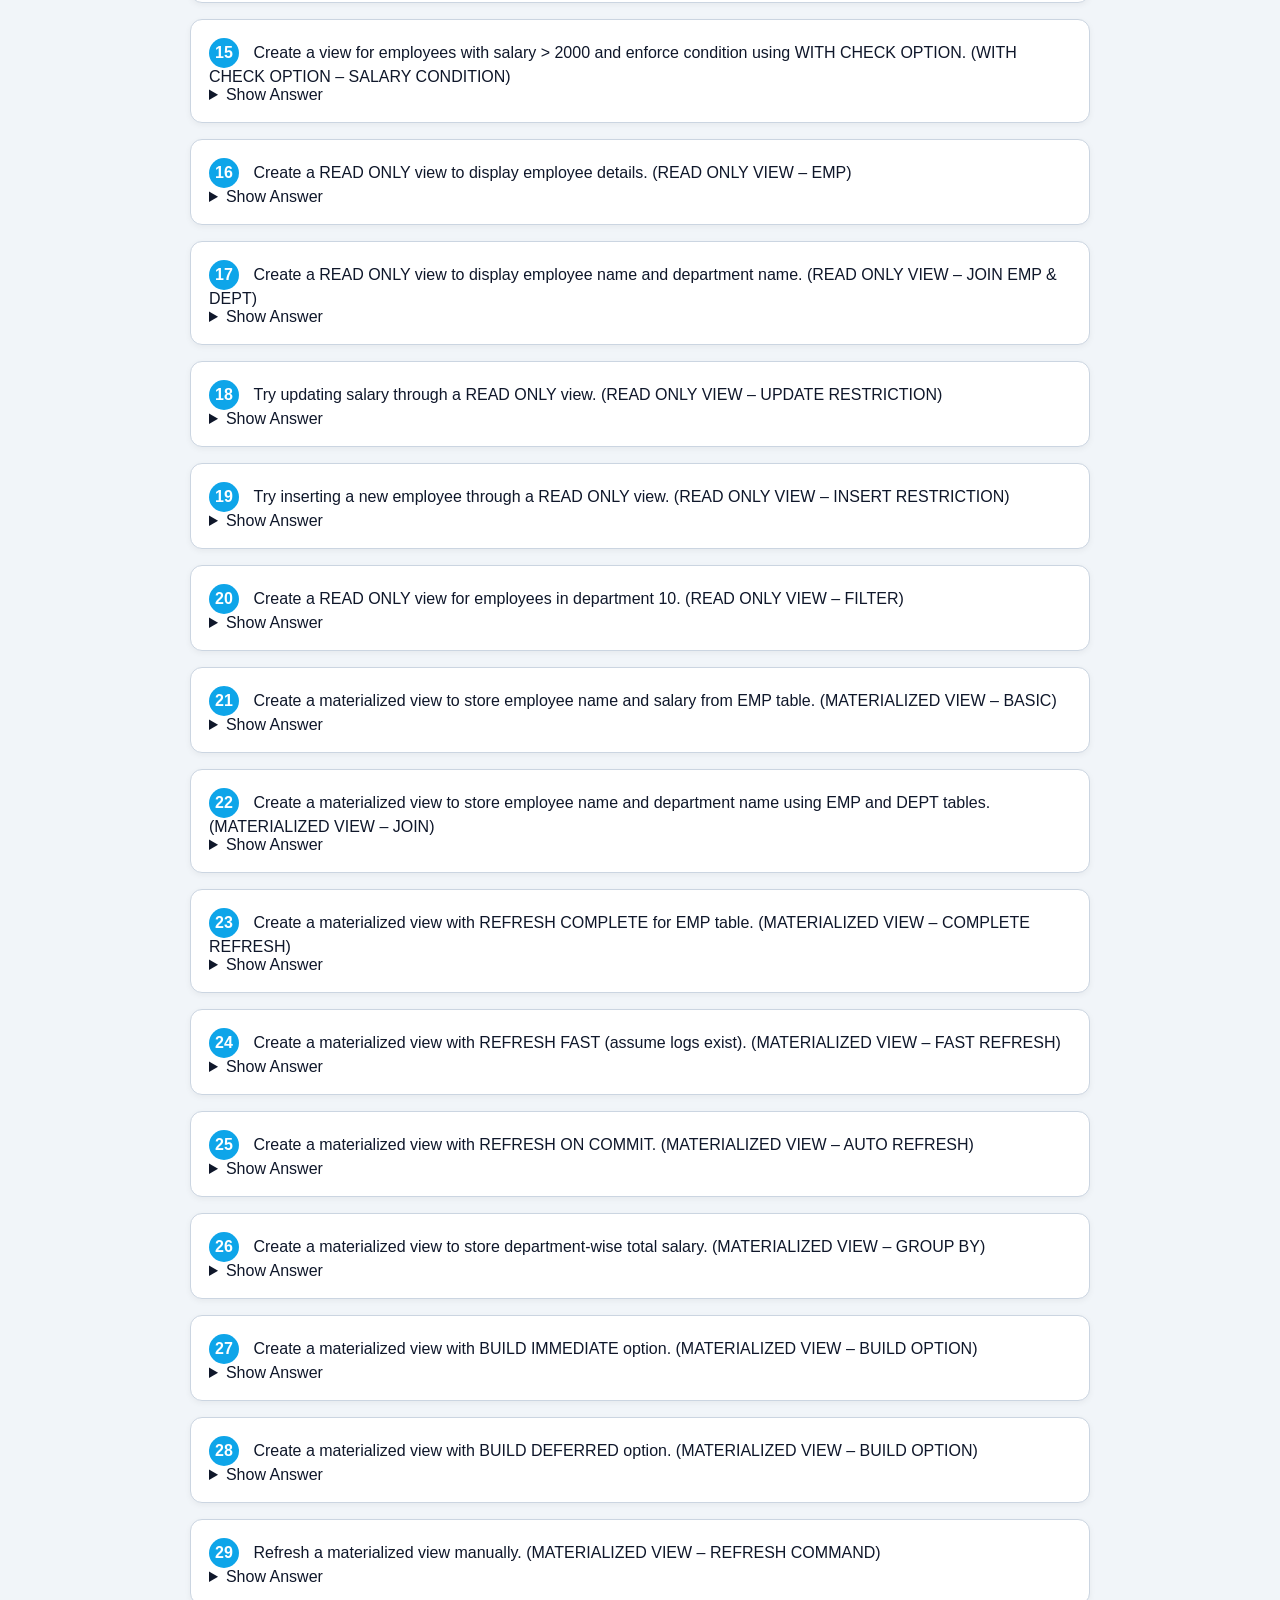
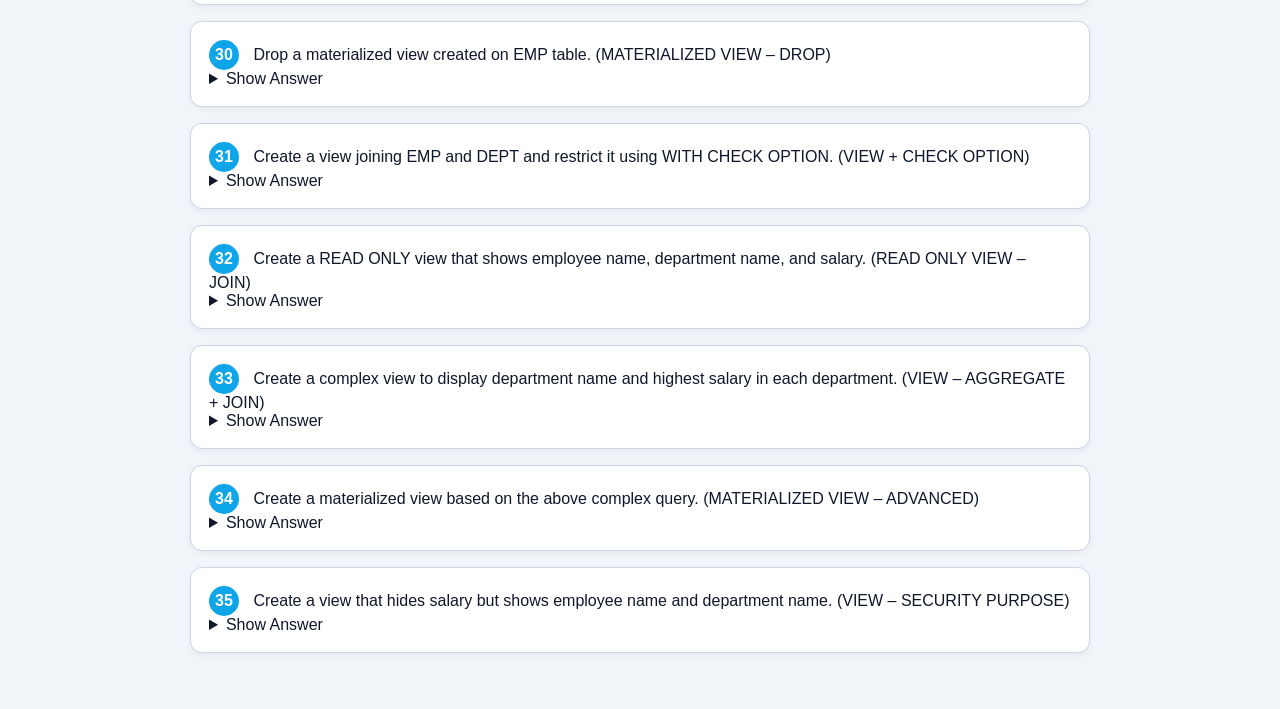
<file: fourteen.html>
<!DOCTYPE html>
<html lang="en">
<head>
    <link rel="stylesheet" href="style.css">
    <meta charset="UTF-8">
    <meta name="viewport" content="width=device-width, initial-scale=1.0">
    <title>SQL Views Practice</title>
    <style>
       
    </style>
</head>
<body>

    <div class="header">
        <h1>SQL VIEWS</h1>
        <a href="javascript:history.back()" class="back-btn">← Go Back</a>
    </div>

    <div class="question-card">
        <span class="q-number">1</span>
        <span class="q-text">Create a view to display employee name, salary, and department number from EMP table. (VIEW – EMP TABLE)</span>
        <details>
            <summary>Show Answer</summary>
            <div class="answer-content">
CREATE VIEW emp_details AS
SELECT ENAME, SAL, DEPTNO
FROM EMP;
            </div>
        </details>
    </div>

    <div class="question-card">
        <span class="q-number">2</span>
        <span class="q-text">Create a view to display employee name and department name by joining EMP and DEPT tables. (VIEW – EMP + DEPT JOIN)</span>
        <details>
            <summary>Show Answer</summary>
            <div class="answer-content">
CREATE VIEW emp_dept_view AS
SELECT E.ENAME, D.DNAME
FROM EMP E
JOIN DEPT D ON E.DEPTNO = D.DEPTNO;
            </div>
        </details>
    </div>

    <div class="question-card">
        <span class="q-number">3</span>
        <span class="q-text">Create a view to display employees working in department 10. (VIEW – FILTER CONDITION)</span>
        <details>
            <summary>Show Answer</summary>
            <div class="answer-content">
CREATE VIEW dept10_employees AS
SELECT *
FROM EMP
WHERE DEPTNO = 10;
            </div>
        </details>
    </div>

    <div class="question-card">
        <span class="q-number">4</span>
        <span class="q-text">Create a view to display employee name, job, and annual salary (SAL * 12). (VIEW – CALCULATED COLUMN)</span>
        <details>
            <summary>Show Answer</summary>
            <div class="answer-content">
CREATE VIEW annual_sal_view AS
SELECT ENAME, JOB, (SAL * 12) AS ANNUAL_SALARY
FROM EMP;
            </div>
        </details>
    </div>

    <div class="question-card">
        <span class="q-number">5</span>
        <span class="q-text">Create a view to display department name and location from DEPT table. (VIEW – DEPT TABLE)</span>
        <details>
            <summary>Show Answer</summary>
            <div class="answer-content">
CREATE VIEW dept_info AS
SELECT DNAME, LOC
FROM DEPT;
            </div>
        </details>
    </div>

    <div class="question-card">
        <span class="q-number">6</span>
        <span class="q-text">Create a view to display employee name, department name, and location. (VIEW – JOIN EMP & DEPT)</span>
        <details>
            <summary>Show Answer</summary>
            <div class="answer-content">
CREATE VIEW emp_loc_view AS
SELECT E.ENAME, D.DNAME, D.LOC
FROM EMP E
JOIN DEPT D ON E.DEPTNO = D.DEPTNO;
            </div>
        </details>
    </div>

    <div class="question-card">
        <span class="q-number">7</span>
        <span class="q-text">Create a view to display employees earning more than 3000. (VIEW – CONDITION)</span>
        <details>
            <summary>Show Answer</summary>
            <div class="answer-content">
CREATE VIEW high_earners AS
SELECT *
FROM EMP
WHERE SAL > 3000;
            </div>
        </details>
    </div>

    <div class="question-card">
        <span class="q-number">8</span>
        <span class="q-text">Create a view to display department-wise total salary using EMP table. (VIEW – GROUP FUNCTION)</span>
        <details>
            <summary>Show Answer</summary>
            <div class="answer-content">
CREATE VIEW dept_total_salary AS
SELECT DEPTNO, SUM(SAL) AS TOTAL_SALARY
FROM EMP
GROUP BY DEPTNO;
            </div>
        </details>
    </div>

    <div class="question-card">
        <span class="q-number">9</span>
        <span class="q-text">Create a view to display only managers (JOB = 'MANAGER'). (VIEW – FILTER)</span>
        <details>
            <summary>Show Answer</summary>
            <div class="answer-content">
CREATE VIEW managers_view AS
SELECT *
FROM EMP
WHERE JOB = 'MANAGER';
            </div>
        </details>
    </div>

    <div class="question-card">
        <span class="q-number">10</span>
        <span class="q-text">Create a view with column aliases for employee name and salary. (VIEW – ALIASING)</span>
        <details>
            <summary>Show Answer</summary>
            <div class="answer-content">
CREATE VIEW emp_alias_view AS
SELECT ENAME AS Employee_Name, SAL AS Monthly_Salary
FROM EMP;
            </div>
        </details>
    </div>
    <div class="question-card">
        <span class="q-number">11</span>
        <span class="q-text">Create a view for employees in department 20 with WITH CHECK OPTION.</span>
        <span class="schema-note">(WITH CHECK OPTION – EMP)</span>
        <details>
            <summary>Show Answer</summary>
            <div class="answer-content">
CREATE VIEW emp_dept20_view AS
SELECT * FROM EMP
WHERE DEPTNO = 20
WITH CHECK OPTION;
            </div>
        </details>
    </div>

    <div class="question-card">
        <span class="q-number">12</span>
        <span class="q-text">Insert a new employee into the above view with department 20.</span>
        <span class="schema-note">(WITH CHECK OPTION – VALID INSERT)</span>
        <details>
            <summary>Show Answer</summary>
            <div class="answer-content">
INSERT INTO emp_dept20_view (EMPNO, ENAME, DEPTNO)
VALUES (9999, 'ROHIT', 20);

-- This works because DEPTNO matches the view's WHERE condition.
            </div>
        </details>
    </div>

    <div class="question-card">
        <span class="q-number">13</span>
        <span class="q-text">Try inserting an employee with department 30 into the same view.</span>
        <span class="schema-note">(WITH CHECK OPTION – INVALID INSERT)</span>
        <details>
            <summary>Show Answer</summary>
            <div class="answer-content">
INSERT INTO emp_dept20_view (EMPNO, ENAME, DEPTNO)
VALUES (8888, 'VIKRAM', 30);

-- Error: "view WITH CHECK OPTION where-clause violation"
-- This fails because the view only allows data where DEPTNO = 20.
            </div>
        </details>
    </div>

    <div class="question-card">
        <span class="q-number">14</span>
        <span class="q-text">Update department number through the view from 20 to 30. What happens?</span>
        <span class="schema-note">(WITH CHECK OPTION – UPDATE RESTRICTION)</span>
        <details>
            <summary>Show Answer</summary>
            <div class="answer-content">
UPDATE emp_dept20_view 
SET DEPTNO = 30 
WHERE EMPNO = 9999;

-- Result: Execution Fails.
-- WITH CHECK OPTION prevents updates that would make the row 
-- "disappear" from the view's definition.
            </div>
        </details>
    </div>

    <div class="question-card">
        <span class="q-number">15</span>
        <span class="q-text">Create a view for employees with salary > 2000 and enforce condition using WITH CHECK OPTION.</span>
        <span class="schema-note">(WITH CHECK OPTION – SALARY CONDITION)</span>
        <details>
            <summary>Show Answer</summary>
            <div class="answer-content">
CREATE VIEW high_sal_view AS
SELECT * FROM EMP
WHERE SAL > 2000
WITH CHECK OPTION;
            </div>
        </details>
    </div>

    <div class="question-card">
        <span class="q-number">16</span>
        <span class="q-text">Create a READ ONLY view to display employee details.</span>
        <span class="schema-note">(READ ONLY VIEW – EMP)</span>
        <details>
            <summary>Show Answer</summary>
            <div class="answer-content">
CREATE VIEW emp_details_view AS
SELECT * FROM EMP
WITH READ ONLY;
            </div>
        </details>
    </div>

    <div class="question-card">
        <span class="q-number">17</span>
        <span class="q-text">Create a READ ONLY view to display employee name and department name.</span>
        <span class="schema-note">(READ ONLY VIEW – JOIN EMP & DEPT)</span>
        <details>
            <summary>Show Answer</summary>
            <div class="answer-content">
CREATE VIEW emp_dept_name_view AS
SELECT E.ENAME, D.DNAME
FROM EMP E
JOIN DEPT D ON E.DEPTNO = D.DEPTNO
WITH READ ONLY;
            </div>
        </details>
    </div>

    <div class="question-card">
        <span class="q-number">18</span>
        <span class="q-text">Try updating salary through a READ ONLY view.</span>
        <span class="schema-note">(READ ONLY VIEW – UPDATE RESTRICTION)</span>
        <details>
            <summary>Show Answer</summary>
            <div class="answer-content">
UPDATE emp_details_view 
SET SAL = 5000 
WHERE ENAME = 'SMITH';

-- Error: "cannot perform a DML operation on a read-only view"
            </div>
        </details>
    </div>

    <div class="question-card">
        <span class="q-number">19</span>
        <span class="q-text">Try inserting a new employee through a READ ONLY view.</span>
        <span class="schema-note">(READ ONLY VIEW – INSERT RESTRICTION)</span>
        <details>
            <summary>Show Answer</summary>
            <div class="answer-content">
INSERT INTO emp_details_view (EMPNO, ENAME)
VALUES (7777, 'KAVYA');

-- Error: "virtual column not allowed here" or 
-- "cannot perform a DML operation on a read-only view"
            </div>
        </details>
    </div>

    <div class="question-card">
        <span class="q-number">20</span>
        <span class="q-text">Create a READ ONLY view for employees in department 10.</span>
        <span class="schema-note">(READ ONLY VIEW – FILTER)</span>
        <details>
            <summary>Show Answer</summary>
            <div class="answer-content">
CREATE VIEW dept10_readonly AS
SELECT * FROM EMP
WHERE DEPTNO = 10
WITH READ ONLY;
            </div>
        </details>
    </div>
    <div class="question-card">
        <span class="q-number">21</span>
        <span class="q-text">Create a materialized view to store employee name and salary from EMP table.</span>
        <span class="schema-note">(MATERIALIZED VIEW – BASIC)</span>
        <details>
            <summary>Show Answer</summary>
            <div class="answer-content">
CREATE MATERIALIZED VIEW mv_emp_sal
AS
SELECT ENAME, SAL FROM EMP;
            </div>
        </details>
    </div>

    <div class="question-card">
        <span class="q-number">22</span>
        <span class="q-text">Create a materialized view to store employee name and department name using EMP and DEPT tables.</span>
        <span class="schema-note">(MATERIALIZED VIEW – JOIN)</span>
        <details>
            <summary>Show Answer</summary>
            <div class="answer-content">
CREATE MATERIALIZED VIEW mv_emp_dept_join
AS
SELECT E.ENAME, D.DNAME
FROM EMP E
JOIN DEPT D ON E.DEPTNO = D.DEPTNO;
            </div>
        </details>
    </div>

    <div class="question-card">
        <span class="q-number">23</span>
        <span class="q-text">Create a materialized view with REFRESH COMPLETE for EMP table.</span>
        <span class="schema-note">(MATERIALIZED VIEW – COMPLETE REFRESH)</span>
        <details>
            <summary>Show Answer</summary>
            <div class="answer-content">
CREATE MATERIALIZED VIEW mv_emp_complete
REFRESH COMPLETE
AS
SELECT * FROM EMP;
            </div>
        </details>
    </div>

    <div class="question-card">
        <span class="q-number">24</span>
        <span class="q-text">Create a materialized view with REFRESH FAST (assume logs exist).</span>
        <span class="schema-note">(MATERIALIZED VIEW – FAST REFRESH)</span>
        <details>
            <summary>Show Answer</summary>
            <div class="answer-content">
-- Note: Requires a Materialized View Log on the base table
CREATE MATERIALIZED VIEW mv_emp_fast
REFRESH FAST
AS
SELECT * FROM EMP;
            </div>
        </details>
    </div>

    <div class="question-card">
        <span class="q-number">25</span>
        <span class="q-text">Create a materialized view with REFRESH ON COMMIT.</span>
        <span class="schema-note">(MATERIALIZED VIEW – AUTO REFRESH)</span>
        <details>
            <summary>Show Answer</summary>
            <div class="answer-content">
CREATE MATERIALIZED VIEW mv_emp_on_commit
REFRESH ON COMMIT
AS
SELECT * FROM EMP;
            </div>
        </details>
    </div>

    <div class="question-card">
        <span class="q-number">26</span>
        <span class="q-text">Create a materialized view to store department-wise total salary.</span>
        <span class="schema-note">(MATERIALIZED VIEW – GROUP BY)</span>
        <details>
            <summary>Show Answer</summary>
            <div class="answer-content">
CREATE MATERIALIZED VIEW mv_dept_sal_sum
AS
SELECT DEPTNO, SUM(SAL) AS TOTAL_SALARY
FROM EMP
GROUP BY DEPTNO;
            </div>
        </details>
    </div>

    <div class="question-card">
        <span class="q-number">27</span>
        <span class="q-text">Create a materialized view with BUILD IMMEDIATE option.</span>
        <span class="schema-note">(MATERIALIZED VIEW – BUILD OPTION)</span>
        <details>
            <summary>Show Answer</summary>
            <div class="answer-content">
CREATE MATERIALIZED VIEW mv_build_immediate
BUILD IMMEDIATE
AS
SELECT * FROM EMP;
            </div>
        </details>
    </div>

    <div class="question-card">
        <span class="q-number">28</span>
        <span class="q-text">Create a materialized view with BUILD DEFERRED option.</span>
        <span class="schema-note">(MATERIALIZED VIEW – BUILD OPTION)</span>
        <details>
            <summary>Show Answer</summary>
            <div class="answer-content">
CREATE MATERIALIZED VIEW mv_build_deferred
BUILD DEFERRED
AS
SELECT * FROM EMP;
            </div>
        </details>
    </div>

    <div class="question-card">
        <span class="q-number">29</span>
        <span class="q-text">Refresh a materialized view manually.</span>
        <span class="schema-note">(MATERIALIZED VIEW – REFRESH COMMAND)</span>
        <details>
            <summary>Show Answer</summary>
            <div class="answer-content">
EXEC DBMS_MVIEW.REFRESH('mv_emp_sal');
            </div>
        </details>
    </div>

    <div class="question-card">
        <span class="q-number">30</span>
        <span class="q-text">Drop a materialized view created on EMP table.</span>
        <span class="schema-note">(MATERIALIZED VIEW – DROP)</span>
        <details>
            <summary>Show Answer</summary>
            <div class="answer-content">
DROP MATERIALIZED VIEW mv_emp_sal;
            </div>
        </details>
    </div>
    <div class="question-card">
        <span class="q-number">31</span>
        <span class="q-text">Create a view joining EMP and DEPT and restrict it using WITH CHECK OPTION.</span>
        <span class="schema-note">(VIEW + CHECK OPTION)</span>
        <details>
            <summary>Show Answer</summary>
            <div class="answer-content">
CREATE VIEW emp_dept_restricted_view AS
SELECT E.EMPNO, E.ENAME, E.DEPTNO, D.DNAME, D.LOC
FROM EMP E
JOIN DEPT D ON E.DEPTNO = D.DEPTNO
WHERE E.DEPTNO = 10
WITH CHECK OPTION;
            </div>
        </details>
    </div>

    <div class="question-card">
        <span class="q-number">32</span>
        <span class="q-text">Create a READ ONLY view that shows employee name, department name, and salary.</span>
        <span class="schema-note">(READ ONLY VIEW – JOIN)</span>
        <details>
            <summary>Show Answer</summary>
            <div class="answer-content">
CREATE VIEW emp_info_readonly_view AS
SELECT E.ENAME, D.DNAME, E.SAL
FROM EMP E
JOIN DEPT D ON E.DEPTNO = D.DEPTNO
WITH READ ONLY;
            </div>
        </details>
    </div>

    <div class="question-card">
        <span class="q-number">33</span>
        <span class="q-text">Create a complex view to display department name and highest salary in each department.</span>
        <span class="schema-note">(VIEW – AGGREGATE + JOIN)</span>
        <details>
            <summary>Show Answer</summary>
            <div class="answer-content">
CREATE VIEW dept_max_sal_view AS
SELECT D.DNAME, MAX(E.SAL) AS HIGHEST_SALARY
FROM EMP E
JOIN DEPT D ON E.DEPTNO = D.DEPTNO
GROUP BY D.DNAME;
            </div>
        </details>
    </div>

    <div class="question-card">
        <span class="q-number">34</span>
        <span class="q-text">Create a materialized view based on the above complex query.</span>
        <span class="schema-note">(MATERIALIZED VIEW – ADVANCED)</span>
        <details>
            <summary>Show Answer</summary>
            <div class="answer-content">
CREATE MATERIALIZED VIEW mv_dept_max_sal
BUILD IMMEDIATE
REFRESH COMPLETE
AS
SELECT D.DNAME, MAX(E.SAL) AS MAX_SAL
FROM EMP E
JOIN DEPT D ON E.DEPTNO = D.DEPTNO
GROUP BY D.DNAME;
            </div>
        </details>
    </div>

    <div class="question-card">
        <span class="q-number">35</span>
        <span class="q-text">Create a view that hides salary but shows employee name and department name.</span>
        <span class="schema-note">(VIEW – SECURITY PURPOSE)</span>
        <details>
            <summary>Show Answer</summary>
            <div class="answer-content">
CREATE VIEW emp_public_view AS
SELECT E.ENAME, D.DNAME
FROM EMP E
JOIN DEPT D ON E.DEPTNO = D.DEPTNO;

-- This prevents unauthorized users from seeing the SAL column.
            </div>
        </details>
    </div>

</body>
</html>
</file>
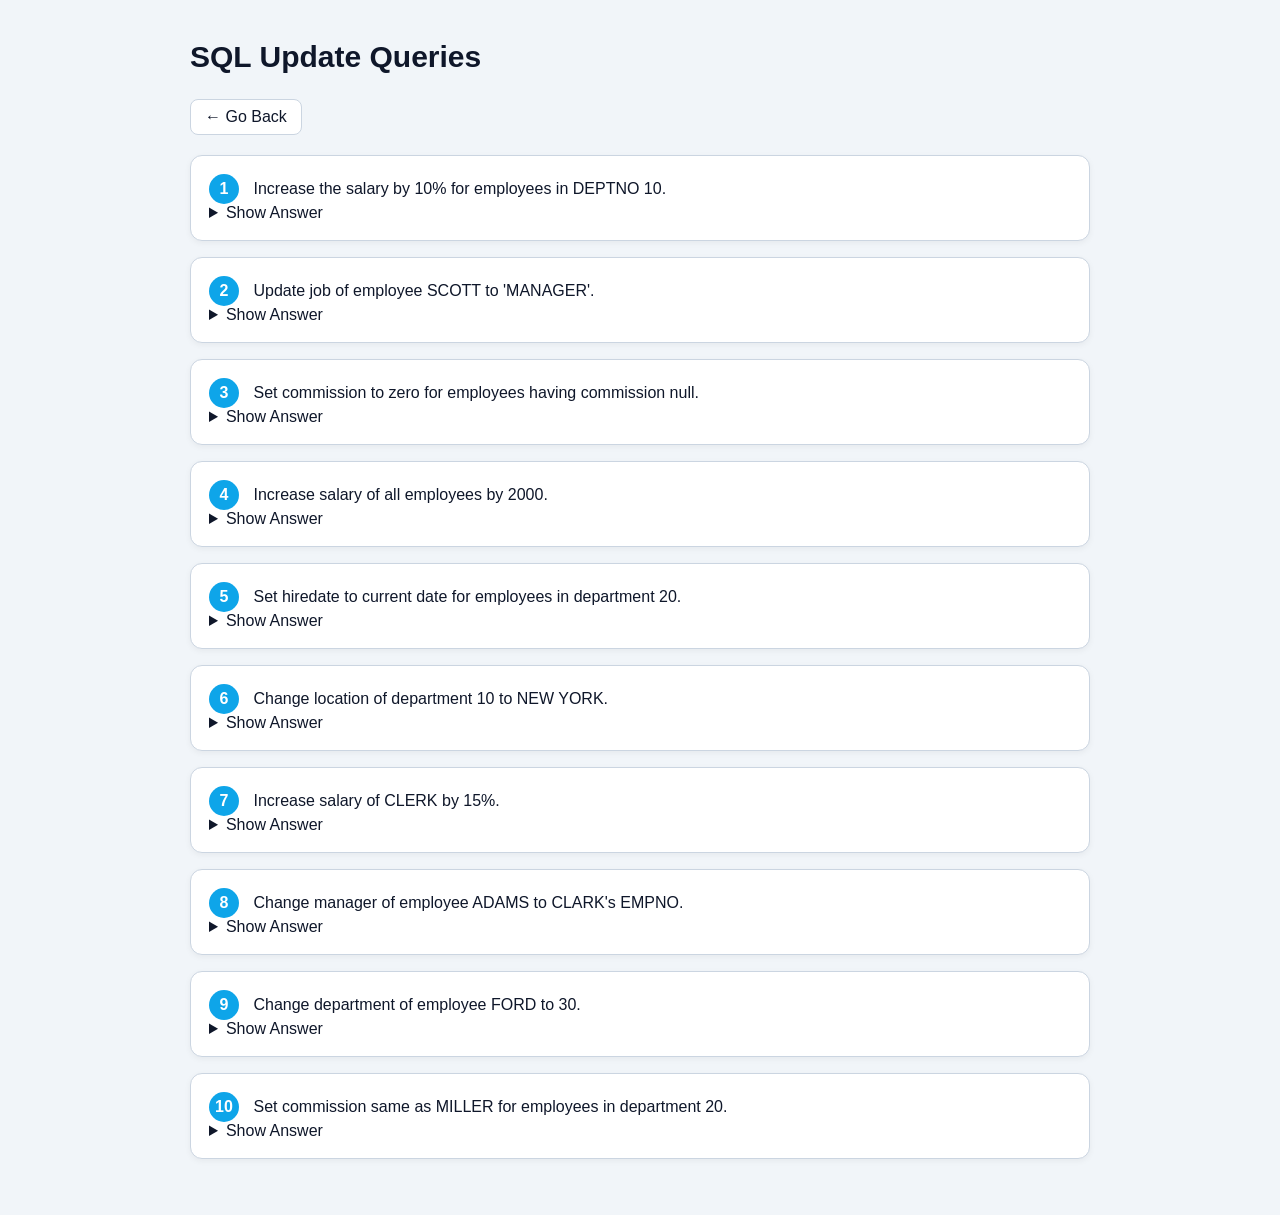
<file: fourth.html>
<!DOCTYPE html>
<html lang="en">
<head>
    <link rel="stylesheet" href="style.css">
    <meta charset="UTF-8">
    <meta name="viewport" content="width=device-width, initial-scale=1.0">
    <title>SQL Update Queries</title>
    <style>
        
    </style>
</head>
<body>

    <div class="header">
        <h1>SQL Update Queries</h1>
        <a href="javascript:history.back()" class="back-btn">← Go Back</a>
    </div>

    <div class="question-card">
        <span class="q-number">1</span>
        <span class="q-text">Increase the salary by 10% for employees in DEPTNO 10.</span>
        <details>
            <summary>Show Answer</summary>
            <div class="answer-content">
UPDATE EMP 
SET SALARY = SALARY * 1.10
WHERE DEPTNO = 10;
            </div>
        </details>
    </div>

    <div class="question-card">
        <span class="q-number">2</span>
        <span class="q-text">Update job of employee SCOTT to 'MANAGER'.</span>
        <details>
            <summary>Show Answer</summary>
            <div class="answer-content">
UPDATE EMP 
SET JOB = 'MANAGER' 
WHERE ENAME = 'SCOTT';
            </div>
        </details>
    </div>

    <div class="question-card">
        <span class="q-number">3</span>
        <span class="q-text">Set commission to zero for employees having commission null.</span>
        <details>
            <summary>Show Answer</summary>
            <div class="answer-content">
UPDATE EMP 
SET COMM = 0
WHERE COMM IS NULL;
            </div>
        </details>
    </div>

    <div class="question-card">
        <span class="q-number">4</span>
        <span class="q-text">Increase salary of all employees by 2000.</span>
        <details>
            <summary>Show Answer</summary>
            <div class="answer-content">
UPDATE EMP 
SET SALARY = SALARY + 2000;
            </div>
        </details>
    </div>

    <div class="question-card">
        <span class="q-number">5</span>
        <span class="q-text">Set hiredate to current date for employees in department 20.</span>
        <details>
            <summary>Show Answer</summary>
            <div class="answer-content">
-- Note: Function names vary by DB (CURDATE(), GETDATE(), SYSDATE, etc.)
UPDATE EMP 
SET HIREDATE = CURDATE()
WHERE DEPTNO = 20;
            </div>
        </details>
    </div>

    <div class="question-card">
        <span class="q-number">6</span>
        <span class="q-text">Change location of department 10 to NEW YORK.</span>
        <details>
            <summary>Show Answer</summary>
            <div class="answer-content">
UPDATE DEPT 
SET LOC = 'NEW YORK'
WHERE DEPTNO = 10;
            </div>
        </details>
    </div>

    <div class="question-card">
        <span class="q-number">7</span>
        <span class="q-text">Increase salary of CLERK by 15%.</span>
        <details>
            <summary>Show Answer</summary>
            <div class="answer-content">
UPDATE EMP 
SET SALARY = SALARY * 1.15
WHERE JOB = 'CLERK';
            </div>
        </details>
    </div>

    <div class="question-card">
        <span class="q-number">8</span>
        <span class="q-text">Change manager of employee ADAMS to CLARK's EMPNO.</span>
        <details>
            <summary>Show Answer</summary>
            <div class="answer-content">
UPDATE EMP 
SET MGR = (SELECT EMPNO FROM (SELECT EMPNO FROM EMP WHERE ENAME = 'CLARK') as Temp)
WHERE ENAME = 'ADAMS';
            </div>
        </details>
    </div>

    <div class="question-card">
        <span class="q-number">9</span>
        <span class="q-text">Change department of employee FORD to 30.</span>
        <details>
            <summary>Show Answer</summary>
            <div class="answer-content">
UPDATE EMP 
SET DEPTNO = 30
WHERE ENAME = 'FORD';
            </div>
        </details>
    </div>

    <div class="question-card">
        <span class="q-number">10</span>
        <span class="q-text">Set commission same as MILLER for employees in department 20.</span>
        <details>
            <summary>Show Answer</summary>
            <div class="answer-content">
UPDATE EMP 
SET COMM = (SELECT COMM FROM (SELECT COMM FROM EMP WHERE ENAME = 'MILLER') as Temp)
WHERE DEPTNO = 20;
            </div>
        </details>
    </div>

</body>
</html>
</file>
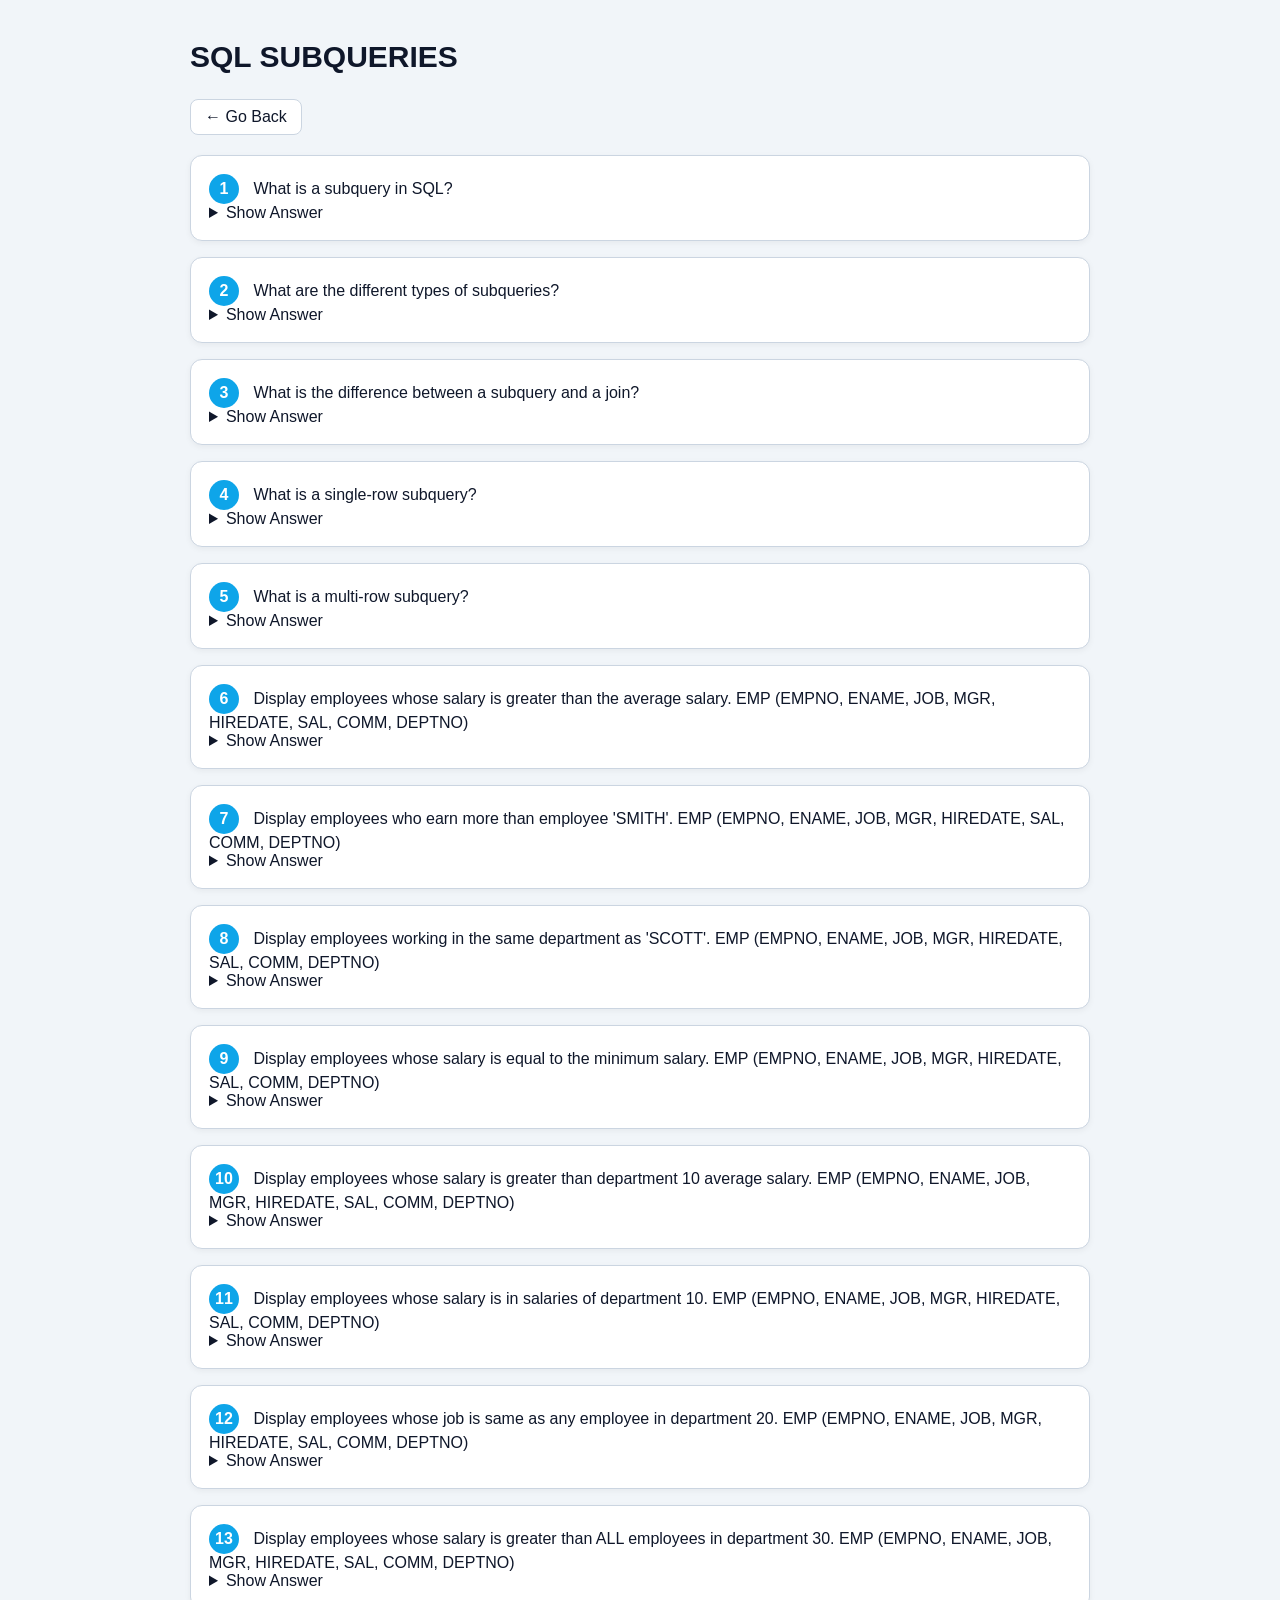
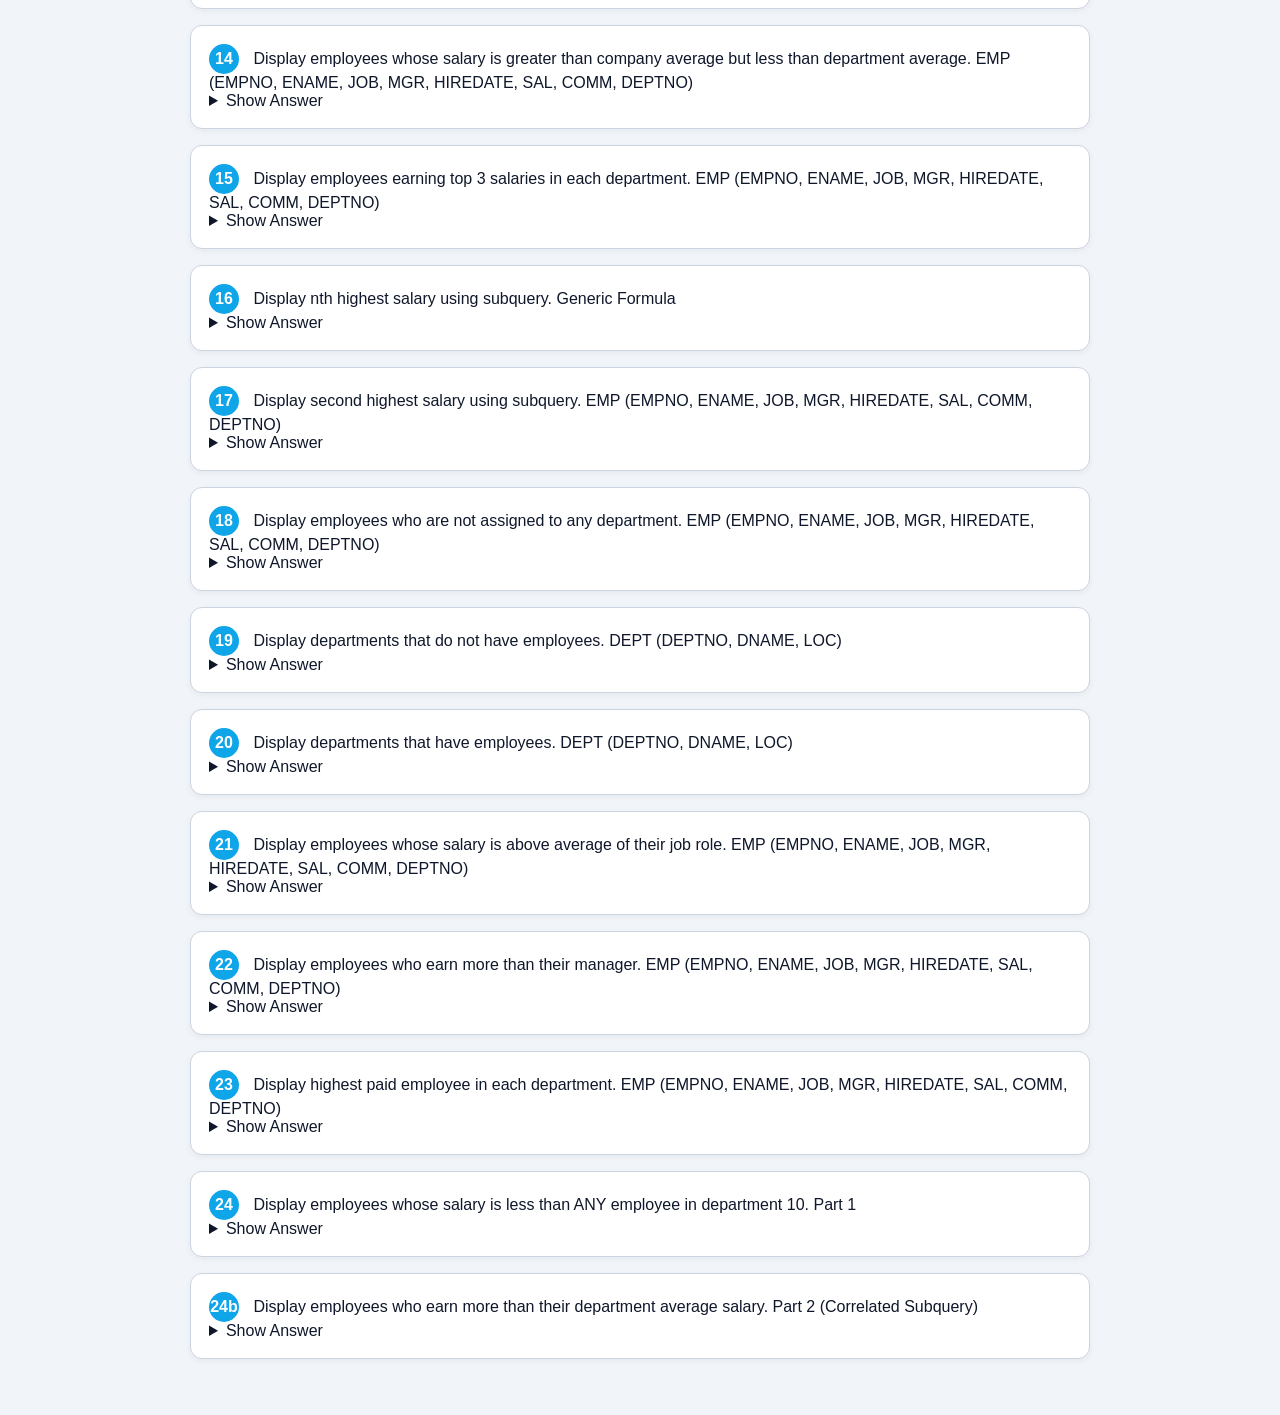
<file: nineth.html>
<!DOCTYPE html>
<html lang="en">
<head>
    <link rel="stylesheet" href="style.css">
    <meta charset="UTF-8">
    <meta name="viewport" content="width=device-width, initial-scale=1.0">
    <title>SQL Subqueries Study Guide</title>
    <style>
       
    </style>
</head>
<body>

    <div class="header">
        <h1>SQL SUBQUERIES</h1>
        <a href="javascript:history.back()" class="back-btn">← Go Back</a>
    </div>

    <div class="question-card">
        <span class="q-number">1</span>
        <span class="q-text">What is a subquery in SQL?</span>
        <details>
            <summary>Show Answer</summary>
            <div class="answer-content">
A subquery is a <span class="theory-text">query within another query</span>. 
The outer query is called the main query, and the inner query is the subquery. 
The subquery executes first and its result is used by the main query.
            </div>
        </details>
    </div>

    <div class="question-card">
        <span class="q-number">2</span>
        <span class="q-text">What are the different types of subqueries?</span>
        <details>
            <summary>Show Answer</summary>
            <div class="answer-content">
1. <span class="theory-text">Single-row subquery</span>: Returns only one row.
2. <span class="theory-text">Multi-row subquery</span>: Returns multiple rows.
3. <span class="theory-text">Multiple column subquery</span>: Returns multiple columns.
4. <span class="theory-text">Correlated subquery</span>: Reference columns from the outer query.
            </div>
        </details>
    </div>

    <div class="question-card">
        <span class="q-number">3</span>
        <span class="q-text">What is the difference between a subquery and a join?</span>
        <details>
            <summary>Show Answer</summary>
            <div class="answer-content">
- <span class="theory-text">Subquery</span>: Used to return data that will be used in the main query as a condition. Usually easier to read.
- <span class="theory-text">Join</span>: Used to combine rows from two or more tables based on a related column. Joins are generally faster in performance for large datasets.
            </div>
        </details>
    </div>

    <div class="question-card">
        <span class="q-number">4</span>
        <span class="q-text">What is a single-row subquery?</span>
        <details>
            <summary>Show Answer</summary>
            <div class="answer-content">
A subquery that returns <span class="theory-text">exactly one row</span> of results. 
It uses single-row operators like =, >, <, >=, <=, or <>.
            </div>
        </details>
    </div>

    <div class="question-card">
        <span class="q-number">5</span>
        <span class="q-text">What is a multi-row subquery?</span>
        <details>
            <summary>Show Answer</summary>
            <div class="answer-content">
A subquery that returns <span class="theory-text">one or more rows</span>. 
It uses multi-row operators like IN, ANY, or ALL.
            </div>
        </details>
    </div>

    <div class="question-card">
        <span class="q-number">6</span>
        <span class="q-text">Display employees whose salary is greater than the average salary.</span>
        <span class="schema-note">EMP (EMPNO, ENAME, JOB, MGR, HIREDATE, SAL, COMM, DEPTNO)</span>
        <details>
            <summary>Show Answer</summary>
            <div class="answer-content">
SELECT * FROM EMP 
WHERE SAL > (SELECT AVG(SAL) FROM EMP);
            </div>
        </details>
    </div>

    <div class="question-card">
        <span class="q-number">7</span>
        <span class="q-text">Display employees who earn more than employee 'SMITH'.</span>
        <span class="schema-note">EMP (EMPNO, ENAME, JOB, MGR, HIREDATE, SAL, COMM, DEPTNO)</span>
        <details>
            <summary>Show Answer</summary>
            <div class="answer-content">
SELECT * FROM EMP 
WHERE SAL > (SELECT SAL FROM EMP WHERE ENAME = 'SMITH');
            </div>
        </details>
    </div>

    <div class="question-card">
        <span class="q-number">8</span>
        <span class="q-text">Display employees working in the same department as 'SCOTT'.</span>
        <span class="schema-note">EMP (EMPNO, ENAME, JOB, MGR, HIREDATE, SAL, COMM, DEPTNO)</span>
        <details>
            <summary>Show Answer</summary>
            <div class="answer-content">
SELECT * FROM EMP 
WHERE DEPTNO = (SELECT DEPTNO FROM EMP WHERE ENAME = 'SCOTT');
            </div>
        </details>
    </div>

    <div class="question-card">
        <span class="q-number">9</span>
        <span class="q-text">Display employees whose salary is equal to the minimum salary.</span>
        <span class="schema-note">EMP (EMPNO, ENAME, JOB, MGR, HIREDATE, SAL, COMM, DEPTNO)</span>
        <details>
            <summary>Show Answer</summary>
            <div class="answer-content">
SELECT * FROM EMP 
WHERE SAL = (SELECT MIN(SAL) FROM EMP);
            </div>
        </details>
    </div>

    <div class="question-card">
        <span class="q-number">10</span>
        <span class="q-text">Display employees whose salary is greater than department 10 average salary.</span>
        <span class="schema-note">EMP (EMPNO, ENAME, JOB, MGR, HIREDATE, SAL, COMM, DEPTNO)</span>
        <details>
            <summary>Show Answer</summary>
            <div class="answer-content">
SELECT * FROM EMP 
WHERE SAL > (SELECT AVG(SAL) FROM EMP WHERE DEPTNO = 10);
            </div>
        </details>
    </div>
    <div class="question-card">
        <span class="q-number">11</span>
        <span class="q-text">Display employees whose salary is in salaries of department 10.</span>
        <span class="schema-note">EMP (EMPNO, ENAME, JOB, MGR, HIREDATE, SAL, COMM, DEPTNO)</span>
        <details>
            <summary>Show Answer</summary>
            <div class="answer-content">
SELECT * FROM EMP 
WHERE SAL IN (SELECT SAL FROM EMP WHERE DEPTNO = 10);
            </div>
        </details>
    </div>

    <div class="question-card">
        <span class="q-number">12</span>
        <span class="q-text">Display employees whose job is same as any employee in department 20.</span>
        <span class="schema-note">EMP (EMPNO, ENAME, JOB, MGR, HIREDATE, SAL, COMM, DEPTNO)</span>
        <details>
            <summary>Show Answer</summary>
            <div class="answer-content">
SELECT * FROM EMP 
WHERE JOB IN (SELECT DISTINCT JOB FROM EMP WHERE DEPTNO = 20);
            </div>
        </details>
    </div>

    <div class="question-card">
        <span class="q-number">13</span>
        <span class="q-text">Display employees whose salary is greater than ALL employees in department 30.</span>
        <span class="schema-note">EMP (EMPNO, ENAME, JOB, MGR, HIREDATE, SAL, COMM, DEPTNO)</span>
        <details>
            <summary>Show Answer</summary>
            <div class="answer-content">
SELECT * FROM EMP 
WHERE SAL > ALL (SELECT SAL FROM EMP WHERE DEPTNO = 30);
            </div>
        </details>
    </div>

    <div class="question-card">
        <span class="q-number">14</span>
        <span class="q-text">Display employees whose salary is greater than company average but less than department average.</span>
        <span class="schema-note">EMP (EMPNO, ENAME, JOB, MGR, HIREDATE, SAL, COMM, DEPTNO)</span>
        <details>
            <summary>Show Answer</summary>
            <div class="answer-content">
SELECT * FROM EMP e 
WHERE SAL > (SELECT AVG(SAL) FROM EMP)
AND SAL < (SELECT AVG(SAL) FROM EMP WHERE DEPTNO = e.DEPTNO);
            </div>
        </details>
    </div>

    <div class="question-card">
        <span class="q-number">15</span>
        <span class="q-text">Display employees earning top 3 salaries in each department.</span>
        <span class="schema-note">EMP (EMPNO, ENAME, JOB, MGR, HIREDATE, SAL, COMM, DEPTNO)</span>
        <details>
            <summary>Show Answer</summary>
            <div class="answer-content">
SELECT * FROM EMP e1 
WHERE 3 > (SELECT COUNT(DISTINCT SAL) FROM EMP e2 
           WHERE e2.DEPTNO = e1.DEPTNO AND e2.SAL > e1.SAL);
            </div>
        </details>
    </div>

    <div class="question-card">
        <span class="q-number">16</span>
        <span class="q-text">Display nth highest salary using subquery.</span>
        <span class="schema-note">Generic Formula</span>
        <details>
            <summary>Show Answer</summary>
            <div class="answer-content">
SELECT DISTINCT SAL FROM EMP e1 
WHERE (N-1) = (SELECT COUNT(DISTINCT SAL) FROM EMP e2 WHERE e2.SAL > e1.SAL);

-- Note: Replace 'N' with the desired number (e.g., 5 for 5th highest).
            </div>
        </details>
    </div>

    <div class="question-card">
        <span class="q-number">17</span>
        <span class="q-text">Display second highest salary using subquery.</span>
        <span class="schema-note">EMP (EMPNO, ENAME, JOB, MGR, HIREDATE, SAL, COMM, DEPTNO)</span>
        <details>
            <summary>Show Answer</summary>
            <div class="answer-content">
SELECT MAX(SAL) FROM EMP 
WHERE SAL < (SELECT MAX(SAL) FROM EMP);
            </div>
        </details>
    </div>

    <div class="question-card">
        <span class="q-number">18</span>
        <span class="q-text">Display employees who are not assigned to any department.</span>
        <span class="schema-note">EMP (EMPNO, ENAME, JOB, MGR, HIREDATE, SAL, COMM, DEPTNO)</span>
        <details>
            <summary>Show Answer</summary>
            <div class="answer-content">
SELECT * FROM EMP 
WHERE DEPTNO IS NULL;
            </div>
        </details>
    </div>

    <div class="question-card">
        <span class="q-number">19</span>
        <span class="q-text">Display departments that do not have employees.</span>
        <span class="schema-note">DEPT (DEPTNO, DNAME, LOC)</span>
        <details>
            <summary>Show Answer</summary>
            <div class="answer-content">
SELECT * FROM DEPT 
WHERE DEPTNO NOT IN (SELECT DISTINCT DEPTNO FROM EMP WHERE DEPTNO IS NOT NULL);
            </div>
        </details>
    </div>

    <div class="question-card">
        <span class="q-number">20</span>
        <span class="q-text">Display departments that have employees.</span>
        <span class="schema-note">DEPT (DEPTNO, DNAME, LOC)</span>
        <details>
            <summary>Show Answer</summary>
            <div class="answer-content">
SELECT * FROM DEPT 
WHERE DEPTNO IN (SELECT DISTINCT DEPTNO FROM EMP);
            </div>
        </details>
    </div>
    <div class="question-card">
        <span class="q-number">21</span>
        <span class="q-text">Display employees whose salary is above average of their job role.</span>
        <span class="schema-note">EMP (EMPNO, ENAME, JOB, MGR, HIREDATE, SAL, COMM, DEPTNO)</span>
        <details>
            <summary>Show Answer</summary>
            <div class="answer-content">
SELECT * FROM EMP e1 
WHERE SAL > (SELECT AVG(SAL) FROM EMP e2 WHERE e2.JOB = e1.JOB);
            </div>
        </details>
    </div>

    <div class="question-card">
        <span class="q-number">22</span>
        <span class="q-text">Display employees who earn more than their manager.</span>
        <span class="schema-note">EMP (EMPNO, ENAME, JOB, MGR, HIREDATE, SAL, COMM, DEPTNO)</span>
        <details>
            <summary>Show Answer</summary>
            <div class="answer-content">
SELECT * FROM EMP e 
WHERE SAL > (SELECT SAL FROM EMP m WHERE m.EMPNO = e.MGR);
            </div>
        </details>
    </div>

    <div class="question-card">
        <span class="q-number">23</span>
        <span class="q-text">Display highest paid employee in each department.</span>
        <span class="schema-note">EMP (EMPNO, ENAME, JOB, MGR, HIREDATE, SAL, COMM, DEPTNO)</span>
        <details>
            <summary>Show Answer</summary>
            <div class="answer-content">
SELECT * FROM EMP 
WHERE (DEPTNO, SAL) IN (SELECT DEPTNO, MAX(SAL) FROM EMP GROUP BY DEPTNO);
            </div>
        </details>
    </div>

    <div class="question-card">
        <span class="q-number">24</span>
        <span class="q-text">Display employees whose salary is less than ANY employee in department 10.</span>
        <span class="schema-note">Part 1</span>
        <details>
            <summary>Show Answer</summary>
            <div class="answer-content">
SELECT * FROM EMP 
WHERE SAL < ANY (SELECT SAL FROM EMP WHERE DEPTNO = 10);
            </div>
        </details>
    </div>

    <div class="question-card">
        <span class="q-number">24b</span>
        <span class="q-text">Display employees who earn more than their department average salary.</span>
        <span class="schema-note">Part 2 (Correlated Subquery)</span>
        <details>
            <summary>Show Answer</summary>
            <div class="answer-content">
SELECT * FROM EMP e1 
WHERE SAL > (SELECT AVG(SAL) FROM EMP e2 WHERE e2.DEPTNO = e1.DEPTNO);
            </div>
        </details>
    </div>

</body>
</html>
</file>
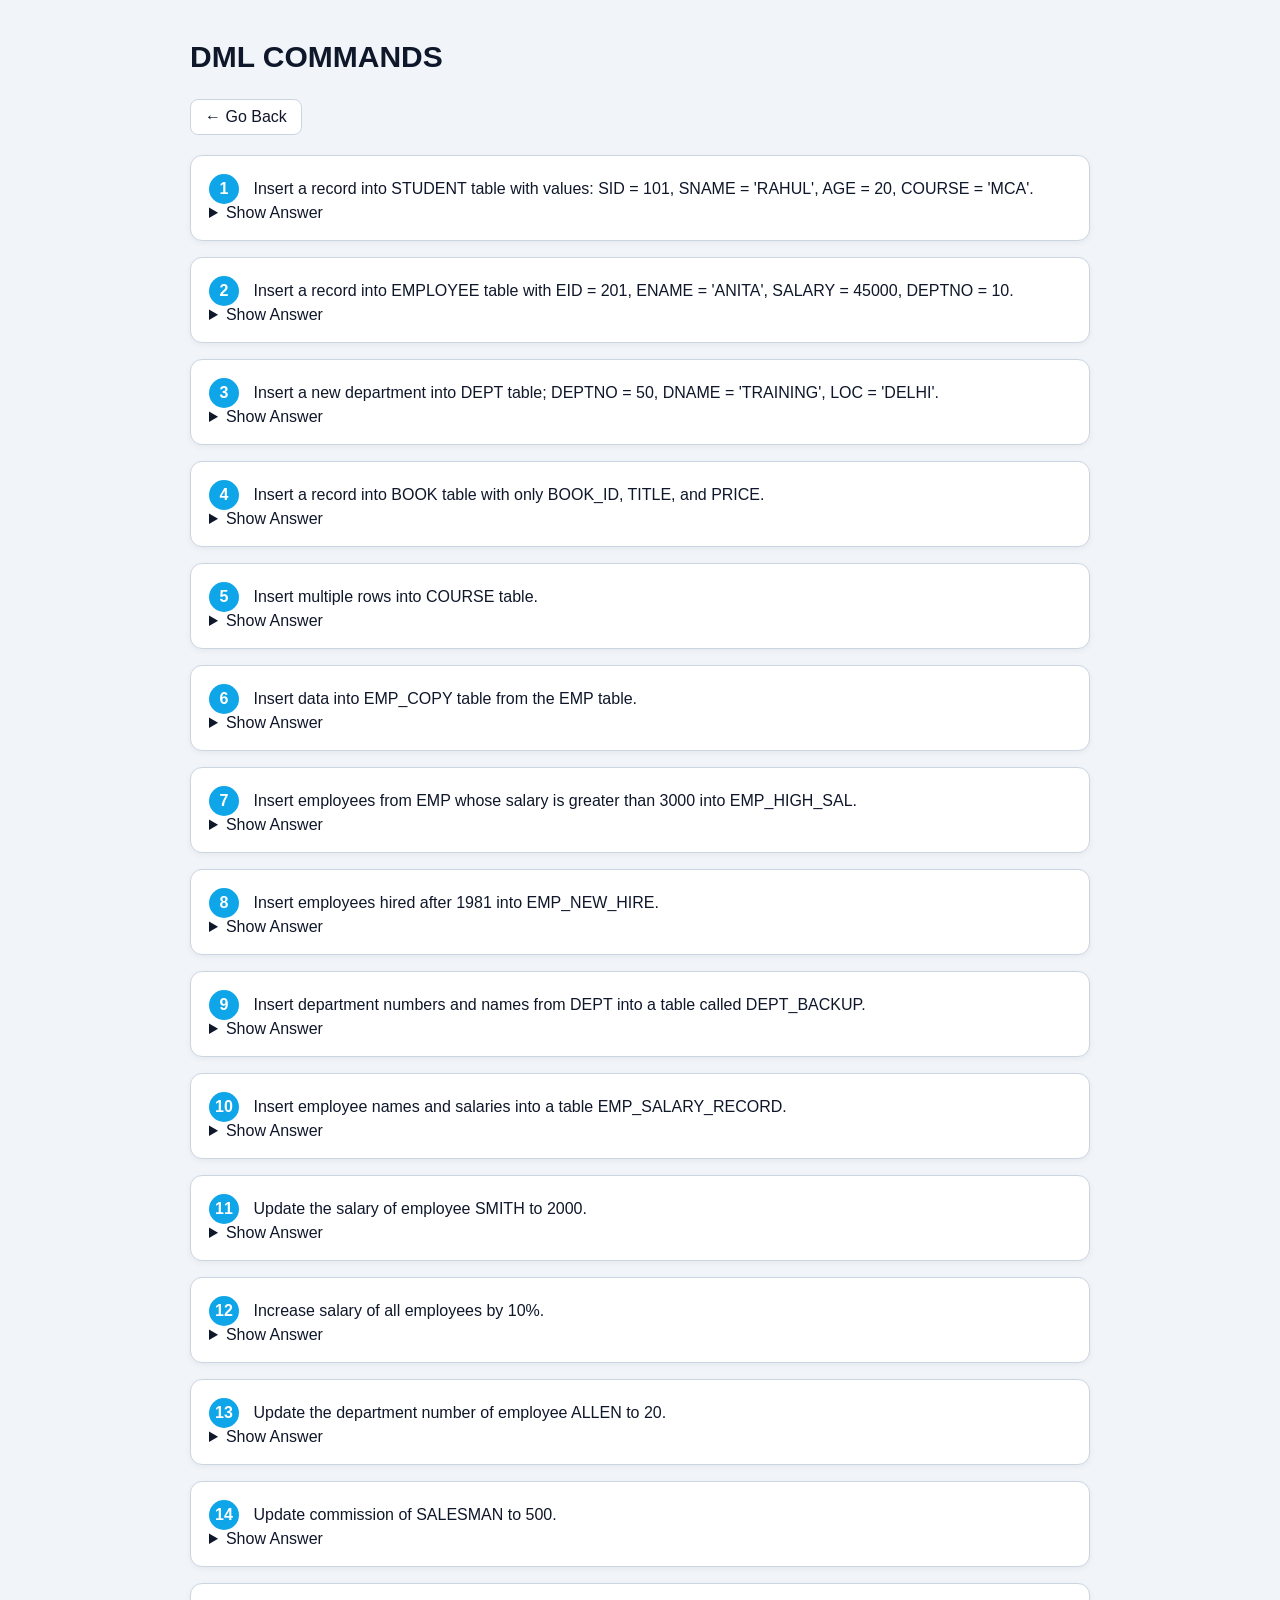
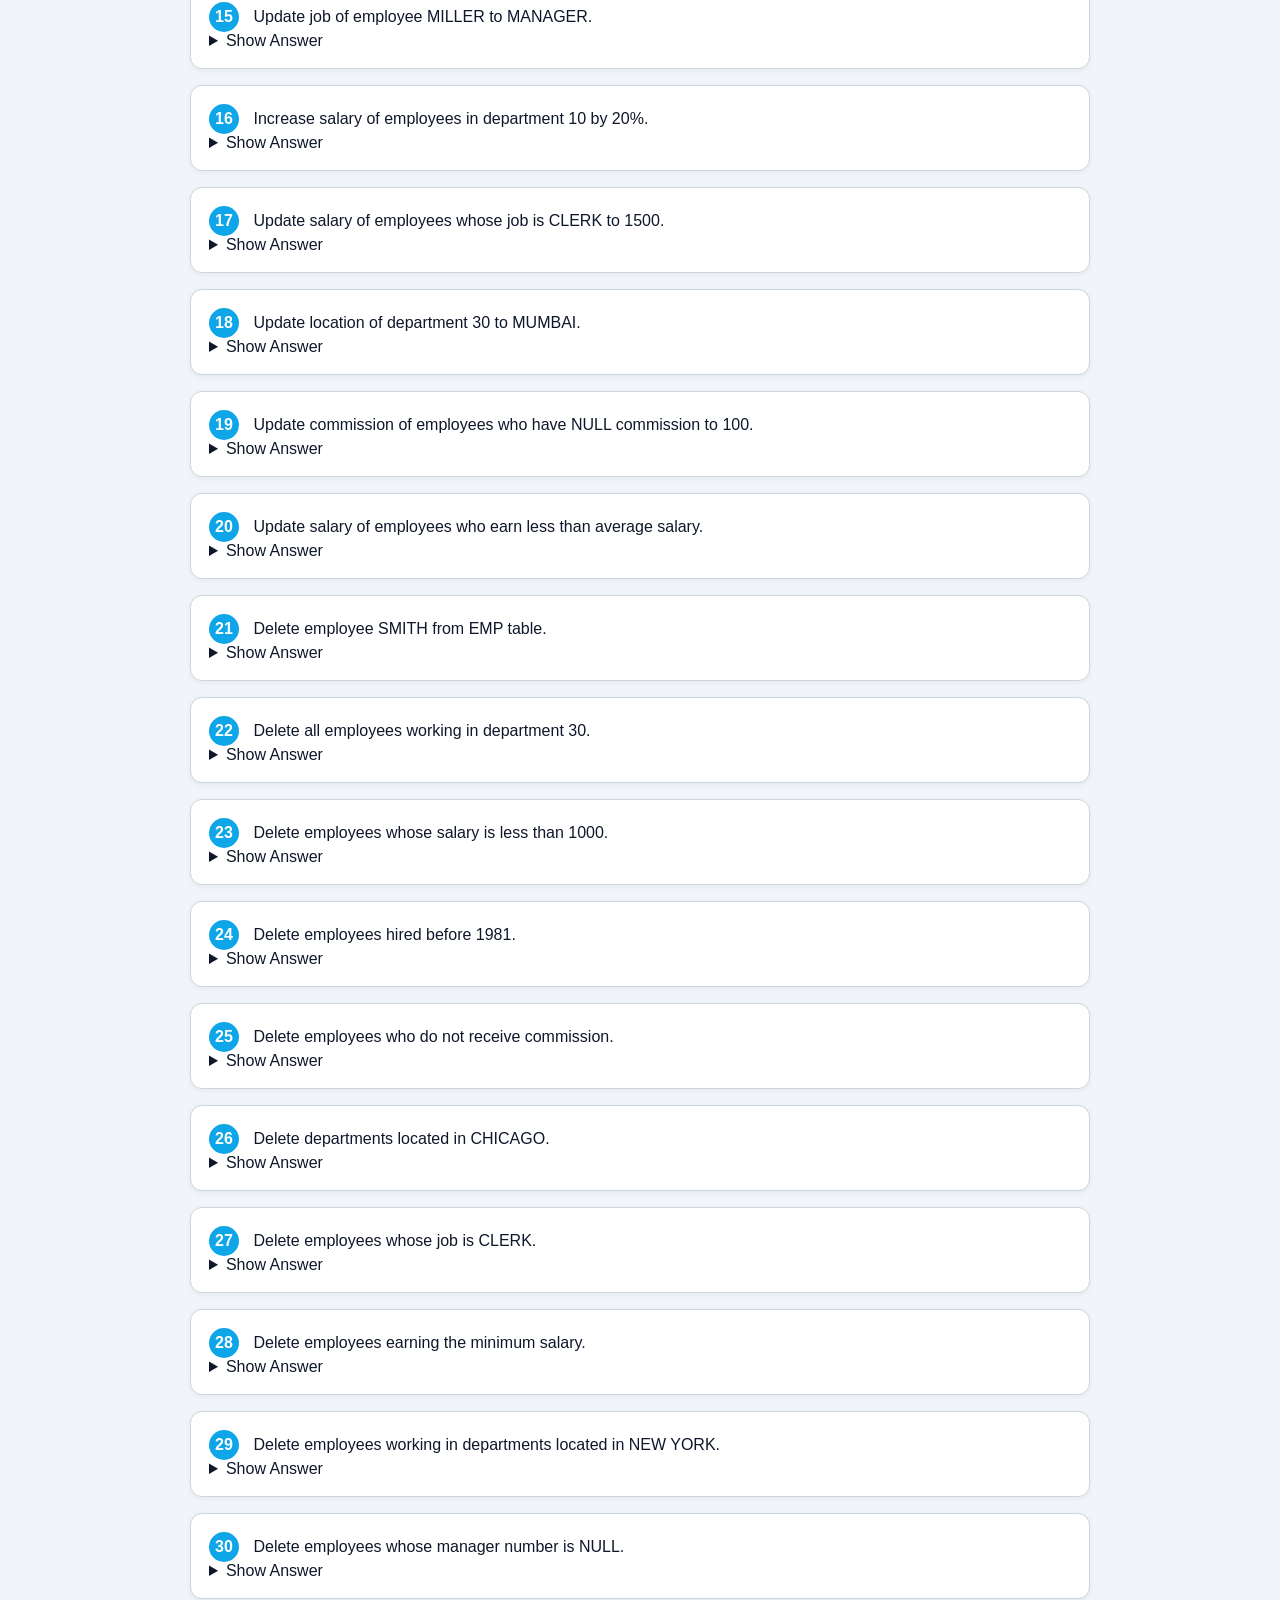
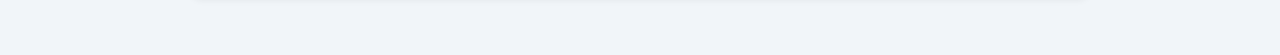
<file: second.html>
<!DOCTYPE html>
<html lang="en">
<head>
    <link rel="stylesheet" href="style.css">
    <meta charset="UTF-8">
    <meta name="viewport" content="width=device-width, initial-scale=1.0">
    <title>SQL Practice Questions</title>
    <style>
        
    </style>
</head>
<body>

    <div class="header">
        <h1>DML COMMANDS</h1>
        <a href="javascript:history.back()" class="back-btn">← Go Back</a>
    </div>

    <div class="question-card">
        <span class="q-number">1</span>
        <span class="q-text">Insert a record into STUDENT table with values: SID = 101, SNAME = 'RAHUL', AGE = 20, COURSE = 'MCA'.</span>
        <details>
            <summary>Show Answer</summary>
            <div class="answer-content">
INSERT INTO STUDENT (SID, SNAME, AGE, COURSE) 
VALUES (101, 'RAHUL', 20, 'MCA');
            </div>
        </details>
    </div>

    <div class="question-card">
        <span class="q-number">2</span>
        <span class="q-text">Insert a record into EMPLOYEE table with EID = 201, ENAME = 'ANITA', SALARY = 45000, DEPTNO = 10.</span>
        <details>
            <summary>Show Answer</summary>
            <div class="answer-content">
INSERT INTO EMPLOYEE (EID, ENAME, SALARY, DEPTNO) 
VALUES (201, 'ANITA', 45000, 10);
            </div>
        </details>
    </div>

    <div class="question-card">
        <span class="q-number">3</span>
        <span class="q-text">Insert a new department into DEPT table; DEPTNO = 50, DNAME = 'TRAINING', LOC = 'DELHI'.</span>
        <details>
            <summary>Show Answer</summary>
            <div class="answer-content">
INSERT INTO DEPT (DEPTNO, DNAME, LOC) 
VALUES (50, 'TRAINING', 'DELHI');
            </div>
        </details>
    </div>

    <div class="question-card">
        <span class="q-number">4</span>
        <span class="q-text">Insert a record into BOOK table with only BOOK_ID, TITLE, and PRICE.</span>
        <details>
            <summary>Show Answer</summary>
            <div class="answer-content">
-- Note: Assuming specific values for example
INSERT INTO BOOK (BOOK_ID, TITLE, PRICE) 
VALUES (501, 'SQL Guide', 299.99);
            </div>
        </details>
    </div>

    <div class="question-card">
        <span class="q-number">5</span>
        <span class="q-text">Insert multiple rows into COURSE table.</span>
        <details>
            <summary>Show Answer</summary>
            <div class="answer-content">
INSERT INTO COURSE (CID, CNAME) 
VALUES 
(1, 'BCA'),
(2, 'MCA'),
(3, 'B.Tech');
            </div>
        </details>
    </div>

    <div class="question-card">
        <span class="q-number">6</span>
        <span class="q-text">Insert data into EMP_COPY table from the EMP table.</span>
        <details>
            <summary>Show Answer</summary>
            <div class="answer-content">
INSERT INTO EMP_COPY 
SELECT * FROM EMP;
            </div>
        </details>
    </div>

    <div class="question-card">
        <span class="q-number">7</span>
        <span class="q-text">Insert employees from EMP whose salary is greater than 3000 into EMP_HIGH_SAL.</span>
        <details>
            <summary>Show Answer</summary>
            <div class="answer-content">
INSERT INTO EMP_HIGH_SAL 
SELECT * FROM EMP 
WHERE SALARY > 3000;
            </div>
        </details>
    </div>

    <div class="question-card">
        <span class="q-number">8</span>
        <span class="q-text">Insert employees hired after 1981 into EMP_NEW_HIRE.</span>
        <details>
            <summary>Show Answer</summary>
            <div class="answer-content">
-- Assuming HireDate column exists
INSERT INTO EMP_NEW_HIRE 
SELECT * FROM EMP 
WHERE HIREDATE > '1981-12-31';
            </div>
        </details>
    </div>

    <div class="question-card">
        <span class="q-number">9</span>
        <span class="q-text">Insert department numbers and names from DEPT into a table called DEPT_BACKUP.</span>
        <details>
            <summary>Show Answer</summary>
            <div class="answer-content">
INSERT INTO DEPT_BACKUP (DEPTNO, DNAME) 
SELECT DEPTNO, DNAME FROM DEPT;
            </div>
        </details>
    </div>

    <div class="question-card">
        <span class="q-number">10</span>
        <span class="q-text">Insert employee names and salaries into a table EMP_SALARY_RECORD.</span>
        <details>
            <summary>Show Answer</summary>
            <div class="answer-content">
INSERT INTO EMP_SALARY_RECORD (ENAME, SALARY) 
SELECT ENAME, SALARY FROM EMP;
            </div>
        </details>
    </div>

    <div class="question-card">
        <span class="q-number">11</span>
        <span class="q-text">Update the salary of employee SMITH to 2000.</span>
        <details>
            <summary>Show Answer</summary>
            <div class="answer-content">
UPDATE EMP 
SET SAL = 2000 
WHERE ENAME = 'SMITH';
            </div>
        </details>
    </div>

    <div class="question-card">
        <span class="q-number">12</span>
        <span class="q-text">Increase salary of all employees by 10%.</span>
        <details>
            <summary>Show Answer</summary>
            <div class="answer-content">
UPDATE EMP 
SET SAL = SAL * 1.10;
            </div>
        </details>
    </div>

    <div class="question-card">
        <span class="q-number">13</span>
        <span class="q-text">Update the department number of employee ALLEN to 20.</span>
        <details>
            <summary>Show Answer</summary>
            <div class="answer-content">
UPDATE EMP 
SET DEPTNO = 20 
WHERE ENAME = 'ALLEN';
            </div>
        </details>
    </div>

    <div class="question-card">
        <span class="q-number">14</span>
        <span class="q-text">Update commission of SALESMAN to 500.</span>
        <details>
            <summary>Show Answer</summary>
            <div class="answer-content">
UPDATE EMP 
SET COMM = 500 
WHERE JOB = 'SALESMAN';
            </div>
        </details>
    </div>

    <div class="question-card">
        <span class="q-number">15</span>
        <span class="q-text">Update job of employee MILLER to MANAGER.</span>
        <details>
            <summary>Show Answer</summary>
            <div class="answer-content">
UPDATE EMP 
SET JOB = 'MANAGER' 
WHERE ENAME = 'MILLER';
            </div>
        </details>
    </div>

    <div class="question-card">
        <span class="q-number">16</span>
        <span class="q-text">Increase salary of employees in department 10 by 20%.</span>
        <details>
            <summary>Show Answer</summary>
            <div class="answer-content">
UPDATE EMP 
SET SAL = SAL * 1.20 
WHERE DEPTNO = 10;
            </div>
        </details>
    </div>

    <div class="question-card">
        <span class="q-number">17</span>
        <span class="q-text">Update salary of employees whose job is CLERK to 1500.</span>
        <details>
            <summary>Show Answer</summary>
            <div class="answer-content">
UPDATE EMP 
SET SAL = 1500 
WHERE JOB = 'CLERK';
            </div>
        </details>
    </div>

    <div class="question-card">
        <span class="q-number">18</span>
        <span class="q-text">Update location of department 30 to MUMBAI.</span>
        <details>
            <summary>Show Answer</summary>
            <div class="answer-content">
UPDATE DEPT 
SET LOC = 'MUMBAI' 
WHERE DEPTNO = 30;
            </div>
        </details>
    </div>

    <div class="question-card">
        <span class="q-number">19</span>
        <span class="q-text">Update commission of employees who have NULL commission to 100.</span>
        <details>
            <summary>Show Answer</summary>
            <div class="answer-content">
UPDATE EMP 
SET COMM = 100 
WHERE COMM IS NULL;
            </div>
        </details>
    </div>

    <div class="question-card">
        <span class="q-number">20</span>
        <span class="q-text">Update salary of employees who earn less than average salary.</span>
        <details>
            <summary>Show Answer</summary>
            <div class="answer-content">
-- Note: Subquery used to find average
UPDATE EMP 
SET SAL = SAL + 500 -- Assuming a fixed increase
WHERE SAL < (SELECT AVG(SAL) FROM EMP);
            </div>
        </details>
    </div>

    <div class="question-card">
        <span class="q-number">21</span>
        <span class="q-text">Delete employee SMITH from EMP table.</span>
        <details>
            <summary>Show Answer</summary>
            <div class="answer-content">
DELETE FROM EMP 
WHERE ENAME = 'SMITH';
            </div>
        </details>
    </div>

    <div class="question-card">
        <span class="q-number">22</span>
        <span class="q-text">Delete all employees working in department 30.</span>
        <details>
            <summary>Show Answer</summary>
            <div class="answer-content">
DELETE FROM EMP 
WHERE DEPTNO = 30;
            </div>
        </details>
    </div>

    <div class="question-card">
        <span class="q-number">23</span>
        <span class="q-text">Delete employees whose salary is less than 1000.</span>
        <details>
            <summary>Show Answer</summary>
            <div class="answer-content">
DELETE FROM EMP 
WHERE SALARY < 1000;
            </div>
        </details>
    </div>

    <div class="question-card">
        <span class="q-number">24</span>
        <span class="q-text">Delete employees hired before 1981.</span>
        <details>
            <summary>Show Answer</summary>
            <div class="answer-content">
DELETE FROM EMP 
WHERE HIREDATE < '1981-01-01';
            </div>
        </details>
    </div>

    <div class="question-card">
        <span class="q-number">25</span>
        <span class="q-text">Delete employees who do not receive commission.</span>
        <details>
            <summary>Show Answer</summary>
            <div class="answer-content">
DELETE FROM EMP 
WHERE COMM IS NULL OR COMM = 0;
            </div>
        </details>
    </div>

    <div class="question-card">
        <span class="q-number">26</span>
        <span class="q-text">Delete departments located in CHICAGO.</span>
        <details>
            <summary>Show Answer</summary>
            <div class="answer-content">
DELETE FROM DEPT 
WHERE LOC = 'CHICAGO';
            </div>
        </details>
    </div>

    <div class="question-card">
        <span class="q-number">27</span>
        <span class="q-text">Delete employees whose job is CLERK.</span>
        <details>
            <summary>Show Answer</summary>
            <div class="answer-content">
DELETE FROM EMP 
WHERE JOB = 'CLERK';
            </div>
        </details>
    </div>

    <div class="question-card">
        <span class="q-number">28</span>
        <span class="q-text">Delete employees earning the minimum salary.</span>
        <details>
            <summary>Show Answer</summary>
            <div class="answer-content">
DELETE FROM EMP 
WHERE SALARY = (SELECT MIN(SALARY) FROM EMP);
            </div>
        </details>
    </div>

    <div class="question-card">
        <span class="q-number">29</span>
        <span class="q-text">Delete employees working in departments located in NEW YORK.</span>
        <details>
            <summary>Show Answer</summary>
            <div class="answer-content">
DELETE FROM EMP 
WHERE DEPTNO IN (SELECT DEPTNO FROM DEPT WHERE LOC = 'NEW YORK');
            </div>
        </details>
    </div>

    <div class="question-card">
        <span class="q-number">30</span>
        <span class="q-text">Delete employees whose manager number is NULL.</span>
        <details>
            <summary>Show Answer</summary>
            <div class="answer-content">
DELETE FROM EMP 
WHERE MGR IS NULL;
            </div>
        </details>
    </div>
</body>
</html>
</file>
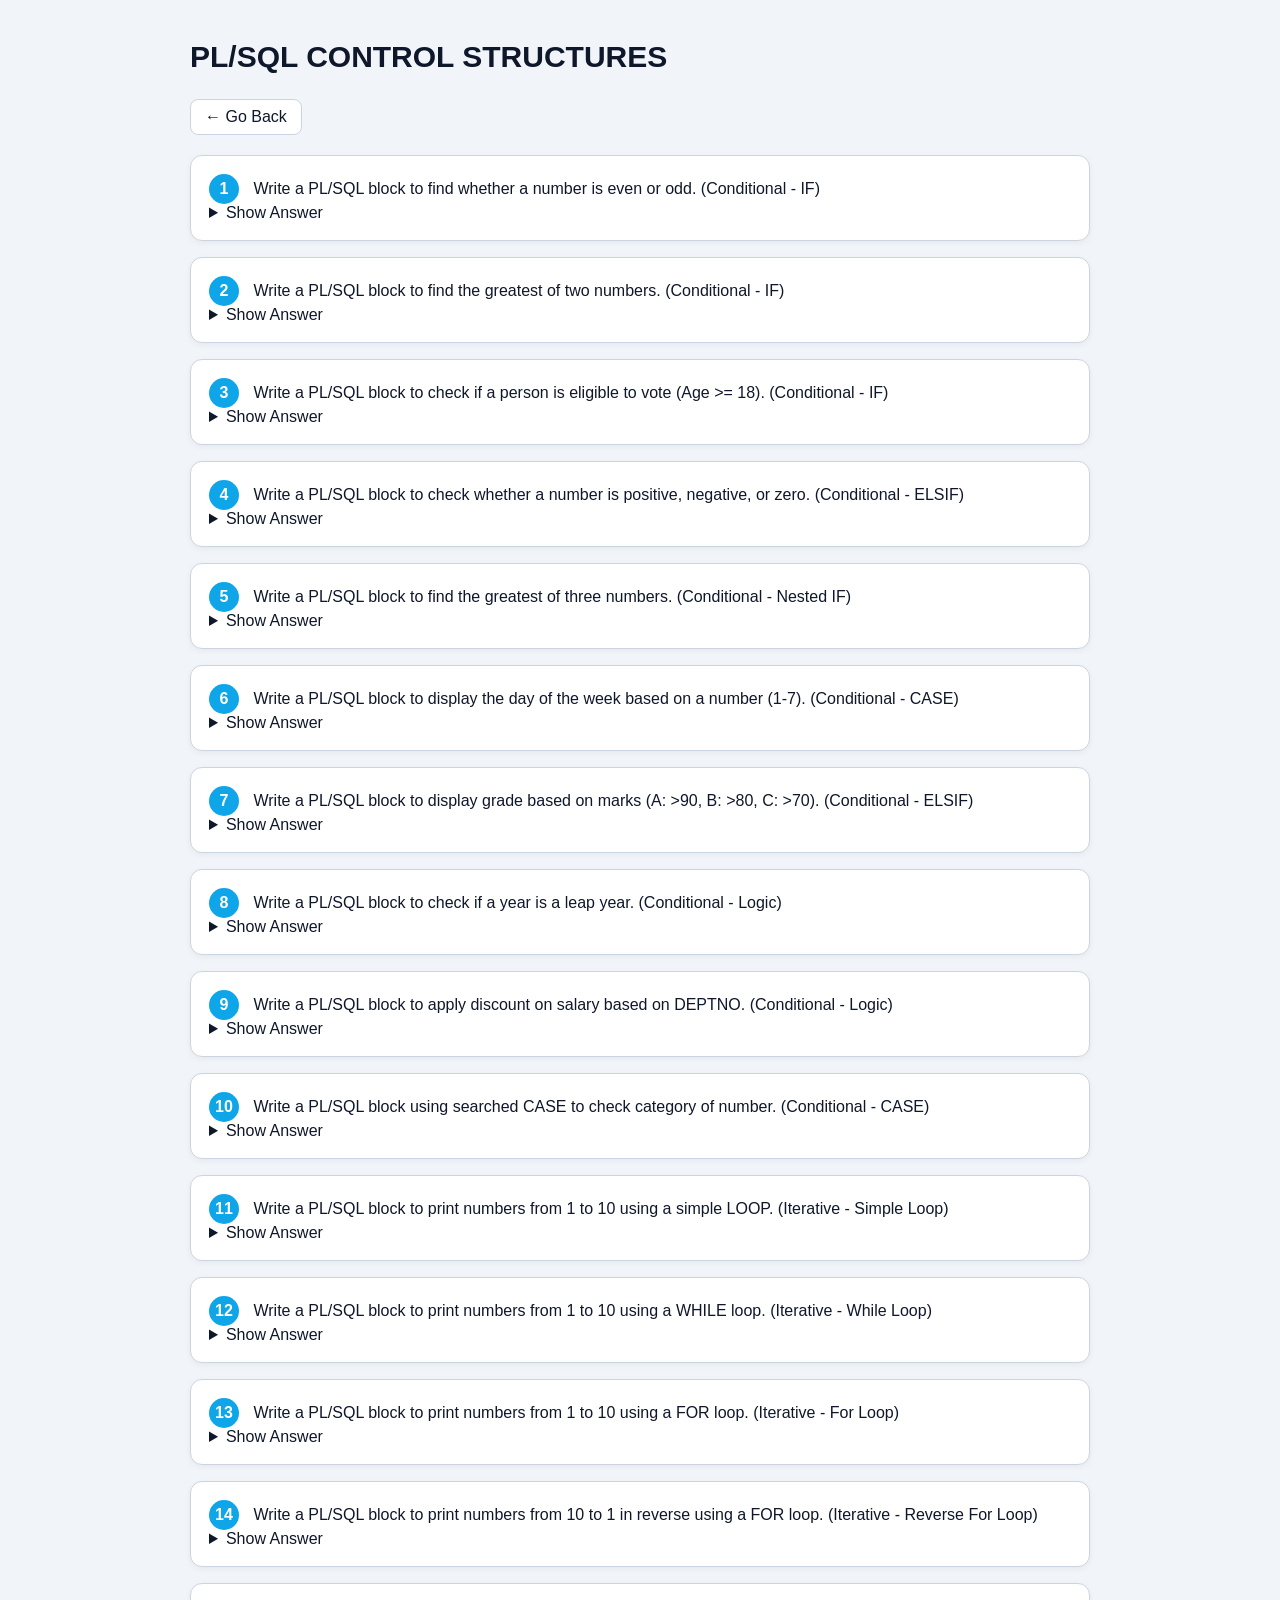
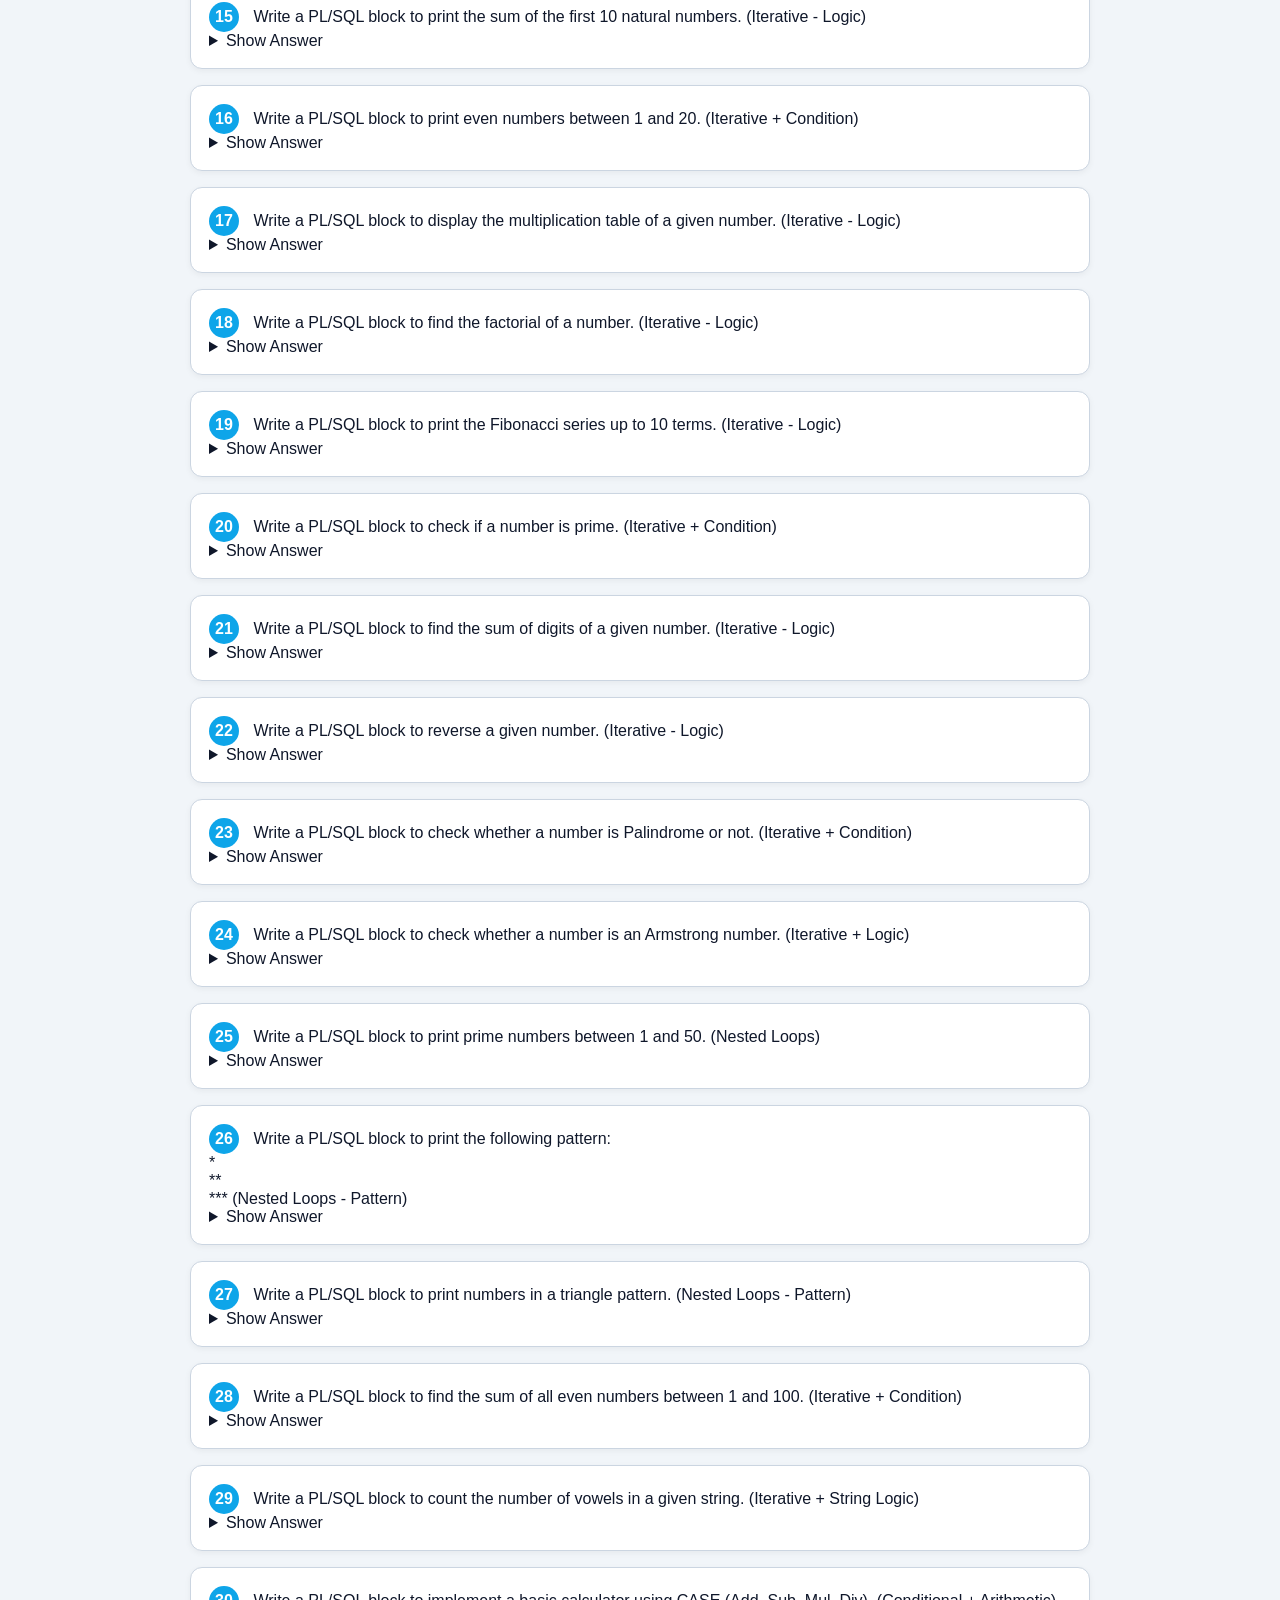
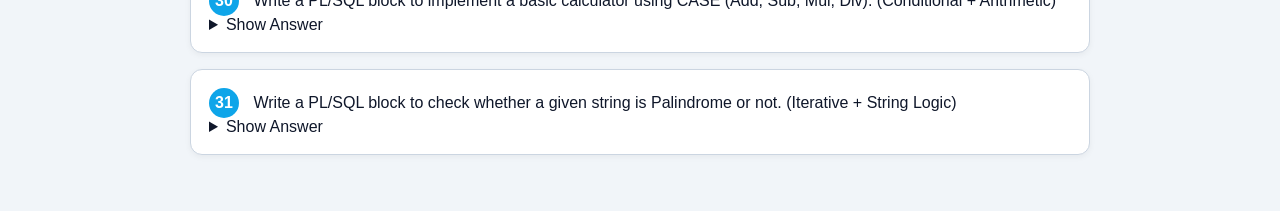
<file: seventeen.html>
<!DOCTYPE html>
<html lang="en">
<head>
    <link rel="stylesheet" href="style.css">
    <meta charset="UTF-8">
    <meta name="viewport" content="width=device-width, initial-scale=1.0">
    <title>PL/SQL Control Structures Practice</title>
    <style>
        
    </style>
</head>
<body>

    <div class="header">
        <h1>PL/SQL CONTROL STRUCTURES</h1>
        <a href="javascript:history.back()" class="back-btn">← Go Back</a>
    </div>

    <div class="question-card">
        <span class="q-number">1</span>
        <span class="q-text">Write a PL/SQL block to find whether a number is even or odd.</span>
        <span class="schema-note">(Conditional - IF)</span>
        <details>
            <summary>Show Answer</summary>
            <div class="answer-content">
DECLARE
  v_num NUMBER := 15;
BEGIN
  IF MOD(v_num, 2) = 0 THEN
    DBMS_OUTPUT.PUT_LINE(v_num || ' is Even');
  ELSE
    DBMS_OUTPUT.PUT_LINE(v_num || ' is Odd');
  END IF;
END;
            </div>
        </details>
    </div>

    <div class="question-card">
        <span class="q-number">2</span>
        <span class="q-text">Write a PL/SQL block to find the greatest of two numbers.</span>
        <span class="schema-note">(Conditional - IF)</span>
        <details>
            <summary>Show Answer</summary>
            <div class="answer-content">
DECLARE
  v_a NUMBER := 10;
  v_b NUMBER := 20;
BEGIN
  IF v_a > v_b THEN
    DBMS_OUTPUT.PUT_LINE(v_a || ' is greater');
  ELSE
    DBMS_OUTPUT.PUT_LINE(v_b || ' is greater');
  END IF;
END;
            </div>
        </details>
    </div>

    <div class="question-card">
        <span class="q-number">3</span>
        <span class="q-text">Write a PL/SQL block to check if a person is eligible to vote (Age >= 18).</span>
        <span class="schema-note">(Conditional - IF)</span>
        <details>
            <summary>Show Answer</summary>
            <div class="answer-content">
DECLARE
  v_age NUMBER := 21;
BEGIN
  IF v_age >= 18 THEN
    DBMS_OUTPUT.PUT_LINE('Eligible to vote');
  ELSE
    DBMS_OUTPUT.PUT_LINE('Not eligible to vote');
  END IF;
END;
            </div>
        </details>
    </div>

    <div class="question-card">
        <span class="q-number">4</span>
        <span class="q-text">Write a PL/SQL block to check whether a number is positive, negative, or zero.</span>
        <span class="schema-note">(Conditional - ELSIF)</span>
        <details>
            <summary>Show Answer</summary>
            <div class="answer-content">
DECLARE
  v_num NUMBER := -5;
BEGIN
  IF v_num > 0 THEN
    DBMS_OUTPUT.PUT_LINE('Positive');
  ELSIF v_num < 0 THEN
    DBMS_OUTPUT.PUT_LINE('Negative');
  ELSE
    DBMS_OUTPUT.PUT_LINE('Zero');
  END IF;
END;
            </div>
        </details>
    </div>

    <div class="question-card">
        <span class="q-number">5</span>
        <span class="q-text">Write a PL/SQL block to find the greatest of three numbers.</span>
        <span class="schema-note">(Conditional - Nested IF)</span>
        <details>
            <summary>Show Answer</summary>
            <div class="answer-content">
DECLARE
  v_x NUMBER := 10;
  v_y NUMBER := 30;
  v_z NUMBER := 20;
BEGIN
  IF v_x >= v_y AND v_x >= v_z THEN
    DBMS_OUTPUT.PUT_LINE(v_x || ' is greatest');
  ELSIF v_y >= v_x AND v_y >= v_z THEN
    DBMS_OUTPUT.PUT_LINE(v_y || ' is greatest');
  ELSE
    DBMS_OUTPUT.PUT_LINE(v_z || ' is greatest');
  END IF;
END;
            </div>
        </details>
    </div>

    <div class="question-card">
        <span class="q-number">6</span>
        <span class="q-text">Write a PL/SQL block to display the day of the week based on a number (1-7).</span>
        <span class="schema-note">(Conditional - CASE)</span>
        <details>
            <summary>Show Answer</summary>
            <div class="answer-content">
DECLARE
  v_day NUMBER := 1;
BEGIN
  CASE v_day
    WHEN 1 THEN DBMS_OUTPUT.PUT_LINE('Monday');
    WHEN 2 THEN DBMS_OUTPUT.PUT_LINE('Tuesday');
    WHEN 3 THEN DBMS_OUTPUT.PUT_LINE('Wednesday');
    WHEN 4 THEN DBMS_OUTPUT.PUT_LINE('Thursday');
    WHEN 5 THEN DBMS_OUTPUT.PUT_LINE('Friday');
    WHEN 6 THEN DBMS_OUTPUT.PUT_LINE('Saturday');
    WHEN 7 THEN DBMS_OUTPUT.PUT_LINE('Sunday');
    ELSE DBMS_OUTPUT.PUT_LINE('Invalid day');
  END CASE;
END;
            </div>
        </details>
    </div>

    <div class="question-card">
        <span class="q-number">7</span>
        <span class="q-text">Write a PL/SQL block to display grade based on marks (A: >90, B: >80, C: >70).</span>
        <span class="schema-note">(Conditional - ELSIF)</span>
        <details>
            <summary>Show Answer</summary>
            <div class="answer-content">
DECLARE
  v_marks NUMBER := 85;
BEGIN
  IF v_marks > 90 THEN
    DBMS_OUTPUT.PUT_LINE('Grade: A');
  ELSIF v_marks > 80 THEN
    DBMS_OUTPUT.PUT_LINE('Grade: B');
  ELSIF v_marks > 70 THEN
    DBMS_OUTPUT.PUT_LINE('Grade: C');
  ELSE
    DBMS_OUTPUT.PUT_LINE('Grade: D');
  END IF;
END;
            </div>
        </details>
    </div>

    <div class="question-card">
        <span class="q-number">8</span>
        <span class="q-text">Write a PL/SQL block to check if a year is a leap year.</span>
        <span class="schema-note">(Conditional - Logic)</span>
        <details>
            <summary>Show Answer</summary>
            <div class="answer-content">
DECLARE
  v_year NUMBER := 2024;
BEGIN
  IF (MOD(v_year, 4) = 0 AND MOD(v_year, 100) != 0) OR (MOD(v_year, 400) = 0) THEN
    DBMS_OUTPUT.PUT_LINE(v_year || ' is a Leap Year');
  ELSE
    DBMS_OUTPUT.PUT_LINE(v_year || ' is not a Leap Year');
  END IF;
END;
            </div>
        </details>
    </div>

    <div class="question-card">
        <span class="q-number">9</span>
        <span class="q-text">Write a PL/SQL block to apply discount on salary based on DEPTNO.</span>
        <span class="schema-note">(Conditional - Logic)</span>
        <details>
            <summary>Show Answer</summary>
            <div class="answer-content">
DECLARE
  v_sal    NUMBER := 5000;
  v_deptno NUMBER := 10;
BEGIN
  IF v_deptno = 10 THEN
    v_sal := v_sal - (v_sal * 0.10); -- 10% discount
  ELSIF v_deptno = 20 THEN
    v_sal := v_sal - (v_sal * 0.20); -- 20% discount
  END IF;
  DBMS_OUTPUT.PUT_LINE('Final Salary: ' || v_sal);
END;
            </div>
        </details>
    </div>

    <div class="question-card">
        <span class="q-number">10</span>
        <span class="q-text">Write a PL/SQL block using searched CASE to check category of number.</span>
        <span class="schema-note">(Conditional - CASE)</span>
        <details>
            <summary>Show Answer</summary>
            <div class="answer-content">
DECLARE
  v_val NUMBER := 50;
BEGIN
  CASE
    WHEN v_val < 40 THEN DBMS_OUTPUT.PUT_LINE('Low');
    WHEN v_val BETWEEN 40 AND 70 THEN DBMS_OUTPUT.PUT_LINE('Medium');
    ELSE DBMS_OUTPUT.PUT_LINE('High');
  END CASE;
END;
            </div>
        </details>
    </div>
    <div class="question-card">
        <span class="q-number">11</span>
        <span class="q-text">Write a PL/SQL block to print numbers from 1 to 10 using a simple LOOP.</span>
        <span class="schema-note">(Iterative - Simple Loop)</span>
        <details>
            <summary>Show Answer</summary>
            <div class="answer-content">
DECLARE
  v_counter NUMBER := 1;
BEGIN
  LOOP
    DBMS_OUTPUT.PUT_LINE(v_counter);
    v_counter := v_counter + 1;
    EXIT WHEN v_counter > 10;
  END LOOP;
END;
            </div>
        </details>
    </div>

    <div class="question-card">
        <span class="q-number">12</span>
        <span class="q-text">Write a PL/SQL block to print numbers from 1 to 10 using a WHILE loop.</span>
        <span class="schema-note">(Iterative - While Loop)</span>
        <details>
            <summary>Show Answer</summary>
            <div class="answer-content">
DECLARE
  v_counter NUMBER := 1;
BEGIN
  WHILE v_counter <= 10 LOOP
    DBMS_OUTPUT.PUT_LINE(v_counter);
    v_counter := v_counter + 1;
  END LOOP;
END;
            </div>
        </details>
    </div>

    <div class="question-card">
        <span class="q-number">13</span>
        <span class="q-text">Write a PL/SQL block to print numbers from 1 to 10 using a FOR loop.</span>
        <span class="schema-note">(Iterative - For Loop)</span>
        <details>
            <summary>Show Answer</summary>
            <div class="answer-content">
BEGIN
  FOR i IN 1..10 LOOP
    DBMS_OUTPUT.PUT_LINE(i);
  END LOOP;
END;
            </div>
        </details>
    </div>

    <div class="question-card">
        <span class="q-number">14</span>
        <span class="q-text">Write a PL/SQL block to print numbers from 10 to 1 in reverse using a FOR loop.</span>
        <span class="schema-note">(Iterative - Reverse For Loop)</span>
        <details>
            <summary>Show Answer</summary>
            <div class="answer-content">
BEGIN
  FOR i IN REVERSE 1..10 LOOP
    DBMS_OUTPUT.PUT_LINE(i);
  END LOOP;
END;
            </div>
        </details>
    </div>

    <div class="question-card">
        <span class="q-number">15</span>
        <span class="q-text">Write a PL/SQL block to print the sum of the first 10 natural numbers.</span>
        <span class="schema-note">(Iterative - Logic)</span>
        <details>
            <summary>Show Answer</summary>
            <div class="answer-content">
DECLARE
  v_sum NUMBER := 0;
BEGIN
  FOR i IN 1..10 LOOP
    v_sum := v_sum + i;
  END LOOP;
  DBMS_OUTPUT.PUT_LINE('Sum is: ' || v_sum);
END;
            </div>
        </details>
    </div>

    <div class="question-card">
        <span class="q-number">16</span>
        <span class="q-text">Write a PL/SQL block to print even numbers between 1 and 20.</span>
        <span class="schema-note">(Iterative + Condition)</span>
        <details>
            <summary>Show Answer</summary>
            <div class="answer-content">
BEGIN
  FOR i IN 1..20 LOOP
    IF MOD(i, 2) = 0 THEN
      DBMS_OUTPUT.PUT_LINE(i);
    END IF;
  END LOOP;
END;
            </div>
        </details>
    </div>

    <div class="question-card">
        <span class="q-number">17</span>
        <span class="q-text">Write a PL/SQL block to display the multiplication table of a given number.</span>
        <span class="schema-note">(Iterative - Logic)</span>
        <details>
            <summary>Show Answer</summary>
            <div class="answer-content">
DECLARE
  v_num NUMBER := 5;
BEGIN
  FOR i IN 1..10 LOOP
    DBMS_OUTPUT.PUT_LINE(v_num || ' x ' || i || ' = ' || (v_num * i));
  END LOOP;
END;
            </div>
        </details>
    </div>

    <div class="question-card">
        <span class="q-number">18</span>
        <span class="q-text">Write a PL/SQL block to find the factorial of a number.</span>
        <span class="schema-note">(Iterative - Logic)</span>
        <details>
            <summary>Show Answer</summary>
            <div class="answer-content">
DECLARE
  v_num NUMBER := 5;
  v_fact NUMBER := 1;
BEGIN
  FOR i IN 1..v_num LOOP
    v_fact := v_fact * i;
  END LOOP;
  DBMS_OUTPUT.PUT_LINE('Factorial of ' || v_num || ' is ' || v_fact);
END;
            </div>
        </details>
    </div>

    <div class="question-card">
        <span class="q-number">19</span>
        <span class="q-text">Write a PL/SQL block to print the Fibonacci series up to 10 terms.</span>
        <span class="schema-note">(Iterative - Logic)</span>
        <details>
            <summary>Show Answer</summary>
            <div class="answer-content">
DECLARE
  v_a NUMBER := 0;
  v_b NUMBER := 1;
  v_c NUMBER;
BEGIN
  DBMS_OUTPUT.PUT_LINE(v_a);
  DBMS_OUTPUT.PUT_LINE(v_b);
  FOR i IN 3..10 LOOP
    v_c := v_a + v_b;
    DBMS_OUTPUT.PUT_LINE(v_c);
    v_a := v_b;
    v_b := v_c;
  END LOOP;
END;
            </div>
        </details>
    </div>

    <div class="question-card">
        <span class="q-number">20</span>
        <span class="q-text">Write a PL/SQL block to check if a number is prime.</span>
        <span class="schema-note">(Iterative + Condition)</span>
        <details>
            <summary>Show Answer</summary>
            <div class="answer-content">
DECLARE
  v_num NUMBER := 17;
  v_count NUMBER := 0;
BEGIN
  FOR i IN 2..v_num/2 LOOP
    IF MOD(v_num, i) = 0 THEN
      v_count := 1;
      EXIT;
    END IF;
  END LOOP;

  IF v_count = 0 AND v_num > 1 THEN
    DBMS_OUTPUT.PUT_LINE(v_num || ' is Prime');
  ELSE
    DBMS_OUTPUT.PUT_LINE(v_num || ' is not Prime');
  END IF;
END;
            </div>
        </details>
    </div>
    <div class="question-card">
        <span class="q-number">21</span>
        <span class="q-text">Write a PL/SQL block to find the sum of digits of a given number.</span>
        <span class="schema-note">(Iterative - Logic)</span>
        <details>
            <summary>Show Answer</summary>
            <div class="answer-content">
DECLARE
  v_num    NUMBER := 123;
  v_sum    NUMBER := 0;
  v_rem    NUMBER;
BEGIN
  WHILE v_num > 0 LOOP
    v_rem := MOD(v_num, 10);
    v_sum := v_sum + v_rem;
    v_num := TRUNC(v_num / 10);
  END LOOP;
  DBMS_OUTPUT.PUT_LINE('Sum of digits: ' || v_sum);
END;
            </div>
        </details>
    </div>

    <div class="question-card">
        <span class="q-number">22</span>
        <span class="q-text">Write a PL/SQL block to reverse a given number.</span>
        <span class="schema-note">(Iterative - Logic)</span>
        <details>
            <summary>Show Answer</summary>
            <div class="answer-content">
DECLARE
  v_num NUMBER := 1234;
  v_rev NUMBER := 0;
BEGIN
  WHILE v_num > 0 LOOP
    v_rev := (v_rev * 10) + MOD(v_num, 10);
    v_num := TRUNC(v_num / 10);
  END LOOP;
  DBMS_OUTPUT.PUT_LINE('Reversed Number: ' || v_rev);
END;
            </div>
        </details>
    </div>

    <div class="question-card">
        <span class="q-number">23</span>
        <span class="q-text">Write a PL/SQL block to check whether a number is Palindrome or not.</span>
        <span class="schema-note">(Iterative + Condition)</span>
        <details>
            <summary>Show Answer</summary>
            <div class="answer-content">
DECLARE
  v_num  NUMBER := 121;
  v_temp NUMBER := v_num;
  v_rev  NUMBER := 0;
BEGIN
  WHILE v_temp > 0 LOOP
    v_rev := (v_rev * 10) + MOD(v_temp, 10);
    v_temp := TRUNC(v_temp / 10);
  END LOOP;
  
  IF v_num = v_rev THEN
    DBMS_OUTPUT.PUT_LINE(v_num || ' is a Palindrome');
  ELSE
    DBMS_OUTPUT.PUT_LINE(v_num || ' is not a Palindrome');
  END IF;
END;
            </div>
        </details>
    </div>

    <div class="question-card">
        <span class="q-number">24</span>
        <span class="q-text">Write a PL/SQL block to check whether a number is an Armstrong number.</span>
        <span class="schema-note">(Iterative + Logic)</span>
        <details>
            <summary>Show Answer</summary>
            <div class="answer-content">
DECLARE
  v_num  NUMBER := 153;
  v_temp NUMBER := v_num;
  v_sum  NUMBER := 0;
  v_rem  NUMBER;
BEGIN
  WHILE v_temp > 0 LOOP
    v_rem := MOD(v_temp, 10);
    v_sum := v_sum + (v_rem * v_rem * v_rem);
    v_temp := TRUNC(v_temp / 10);
  END LOOP;
  
  IF v_num = v_sum THEN
    DBMS_OUTPUT.PUT_LINE(v_num || ' is an Armstrong Number');
  ELSE
    DBMS_OUTPUT.PUT_LINE(v_num || ' is not an Armstrong Number');
  END IF;
END;
            </div>
        </details>
    </div>

    <div class="question-card">
        <span class="q-number">25</span>
        <span class="q-text">Write a PL/SQL block to print prime numbers between 1 and 50.</span>
        <span class="schema-note">(Nested Loops)</span>
        <details>
            <summary>Show Answer</summary>
            <div class="answer-content">
DECLARE
  v_flag NUMBER;
BEGIN
  FOR i IN 2..50 LOOP
    v_flag := 0;
    FOR j IN 2..TRUNC(i/2) LOOP
      IF MOD(i, j) = 0 THEN
        v_flag := 1;
        EXIT;
      END IF;
    END LOOP;
    IF v_flag = 0 THEN
      DBMS_OUTPUT.PUT_LINE(i);
    END IF;
  END LOOP;
END;
            </div>
        </details>
    </div>

    <div class="question-card">
        <span class="q-number">26</span>
        <span class="q-text">Write a PL/SQL block to print the following pattern: <br>*<br>**<br>***</span>
        <span class="schema-note">(Nested Loops - Pattern)</span>
        <details>
            <summary>Show Answer</summary>
            <div class="answer-content">
BEGIN
  FOR i IN 1..3 LOOP
    FOR j IN 1..i LOOP
      DBMS_OUTPUT.PUT('*');
    END LOOP;
    DBMS_OUTPUT.NEW_LINE;
  END LOOP;
END;
            </div>
        </details>
    </div>

    <div class="question-card">
        <span class="q-number">27</span>
        <span class="q-text">Write a PL/SQL block to print numbers in a triangle pattern.</span>
        <span class="schema-note">(Nested Loops - Pattern)</span>
        <details>
            <summary>Show Answer</summary>
            <div class="answer-content">
BEGIN
  FOR i IN 1..4 LOOP
    FOR j IN 1..i LOOP
      DBMS_OUTPUT.PUT(j || ' ');
    END LOOP;
    DBMS_OUTPUT.NEW_LINE;
  END LOOP;
END;
            </div>
        </details>
    </div>

    <div class="question-card">
        <span class="q-number">28</span>
        <span class="q-text">Write a PL/SQL block to find the sum of all even numbers between 1 and 100.</span>
        <span class="schema-note">(Iterative + Condition)</span>
        <details>
            <summary>Show Answer</summary>
            <div class="answer-content">
DECLARE
  v_sum NUMBER := 0;
BEGIN
  FOR i IN 1..100 LOOP
    IF MOD(i, 2) = 0 THEN
      v_sum := v_sum + i;
    END IF;
  END LOOP;
  DBMS_OUTPUT.PUT_LINE('Total Sum: ' || v_sum);
END;
            </div>
        </details>
    </div>

    <div class="question-card">
        <span class="q-number">29</span>
        <span class="q-text">Write a PL/SQL block to count the number of vowels in a given string.</span>
        <span class="schema-note">(Iterative + String Logic)</span>
        <details>
            <summary>Show Answer</summary>
            <div class="answer-content">
DECLARE
  v_str   VARCHAR2(20) := 'ORACLE';
  v_count NUMBER := 0;
  v_char  CHAR(1);
BEGIN
  FOR i IN 1..LENGTH(v_str) LOOP
    v_char := UPPER(SUBSTR(v_str, i, 1));
    IF v_char IN ('A', 'E', 'I', 'O', 'U') THEN
      v_count := v_count + 1;
    END IF;
  END LOOP;
  DBMS_OUTPUT.PUT_LINE('Number of Vowels: ' || v_count);
END;
            </div>
        </details>
    </div>

    <div class="question-card">
        <span class="q-number">30</span>
        <span class="q-text">Write a PL/SQL block to implement a basic calculator using CASE (Add, Sub, Mul, Div).</span>
        <span class="schema-note">(Conditional + Arithmetic)</span>
        <details>
            <summary>Show Answer</summary>
            <div class="answer-content">
DECLARE
  v_num1 NUMBER := 10;
  v_num2 NUMBER := 5;
  v_op   CHAR(1) := '*';
BEGIN
  CASE v_op
    WHEN '+' THEN DBMS_OUTPUT.PUT_LINE('Result: ' || (v_num1 + v_num2));
    WHEN '-' THEN DBMS_OUTPUT.PUT_LINE('Result: ' || (v_num1 - v_num2));
    WHEN '*' THEN DBMS_OUTPUT.PUT_LINE('Result: ' || (v_num1 * v_num2));
    WHEN '/' THEN DBMS_OUTPUT.PUT_LINE('Result: ' || (v_num1 / v_num2));
    ELSE DBMS_OUTPUT.PUT_LINE('Invalid Operator');
  END CASE;
END;
            </div>
        </details>
    </div>
    <div class="question-card">
        <span class="q-number">31</span>
        <span class="q-text">Write a PL/SQL block to check whether a given string is Palindrome or not.</span>
        <span class="schema-note">(Iterative + String Logic)</span>
        <details>
            <summary>Show Answer</summary>
            <div class="answer-content">
DECLARE
  v_str     VARCHAR2(20) := 'MADAM';
  v_reverse VARCHAR2(20);
BEGIN
  -- Reverse the string
  FOR i IN REVERSE 1..LENGTH(v_str) LOOP
    v_reverse := v_reverse || SUBSTR(v_str, i, 1);
  END LOOP;

  -- Compare original with reversed
  IF v_str = v_reverse THEN
    DBMS_OUTPUT.PUT_LINE(v_str || ' is a Palindrome String');
  ELSE
    DBMS_OUTPUT.PUT_LINE(v_str || ' is not a Palindrome String');
  END IF;
END;
            </div>
        </details>
    </div>

</body>
</html>
</file>
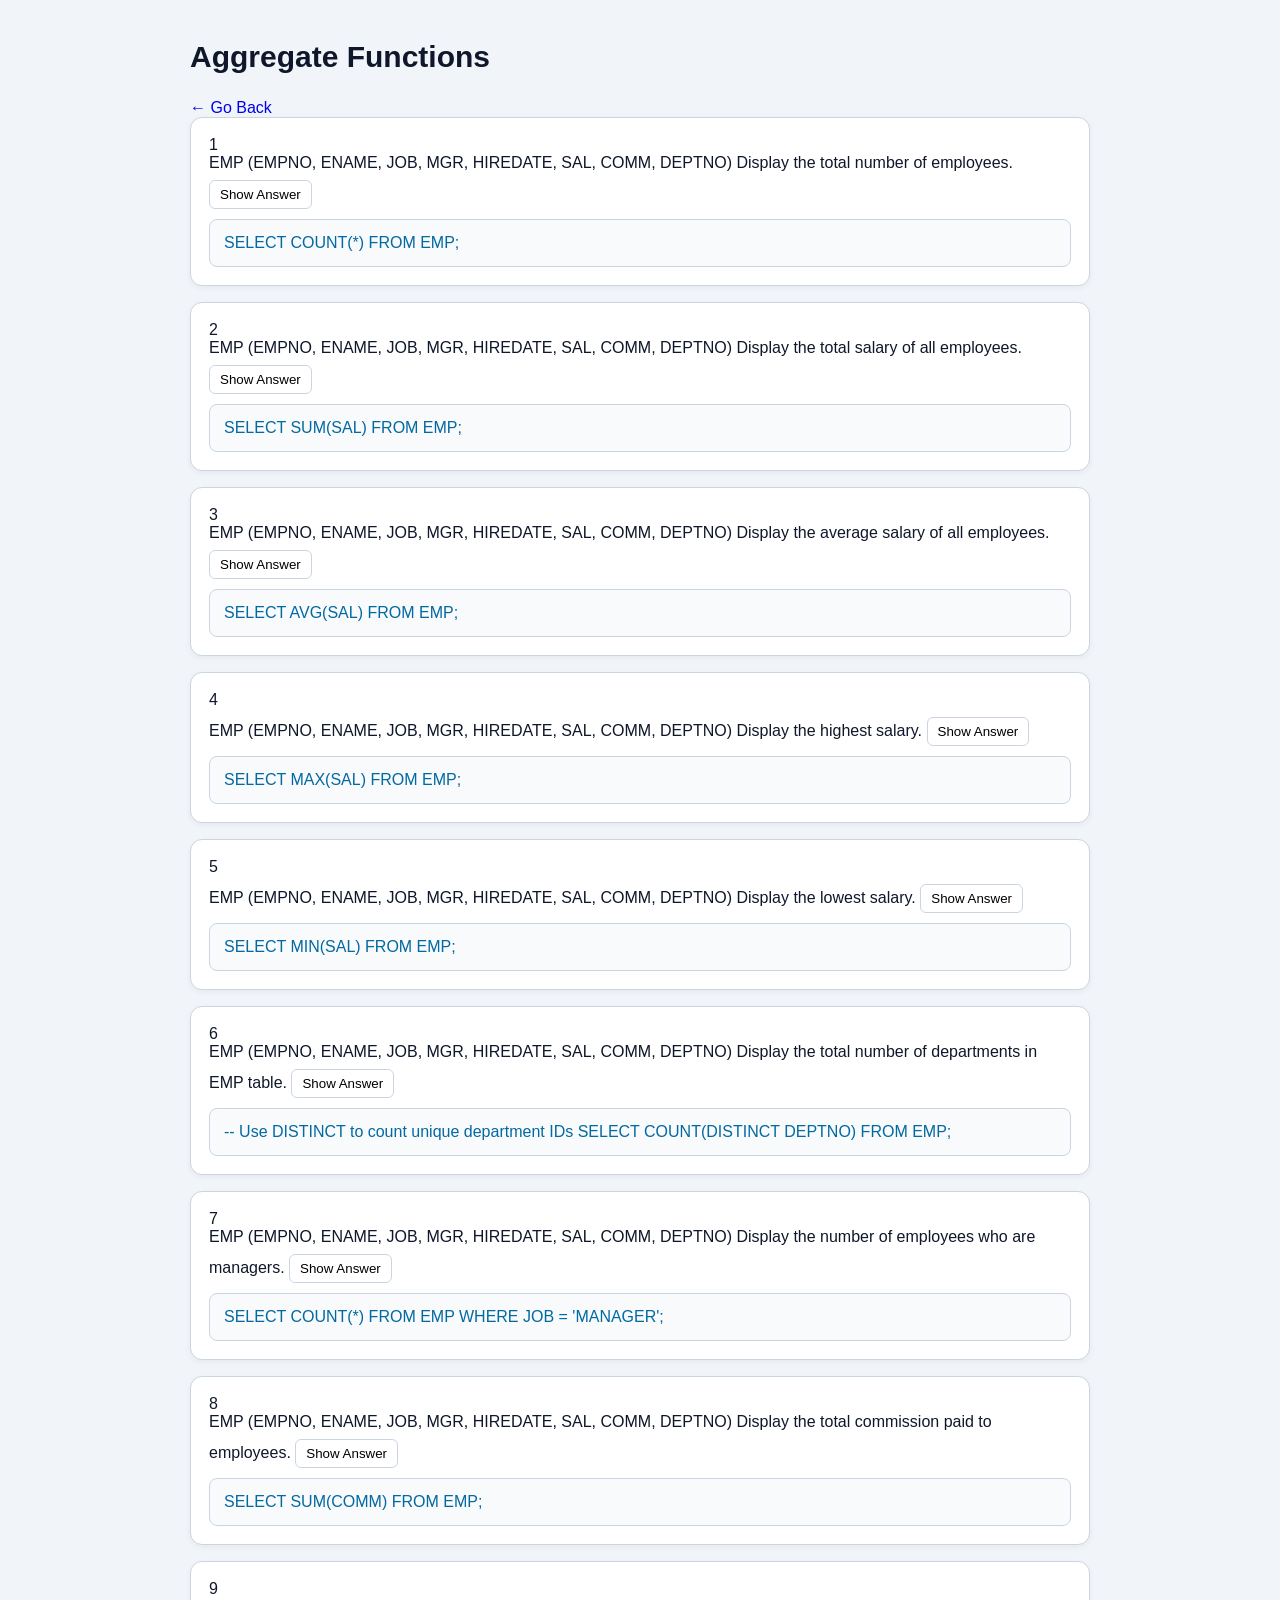
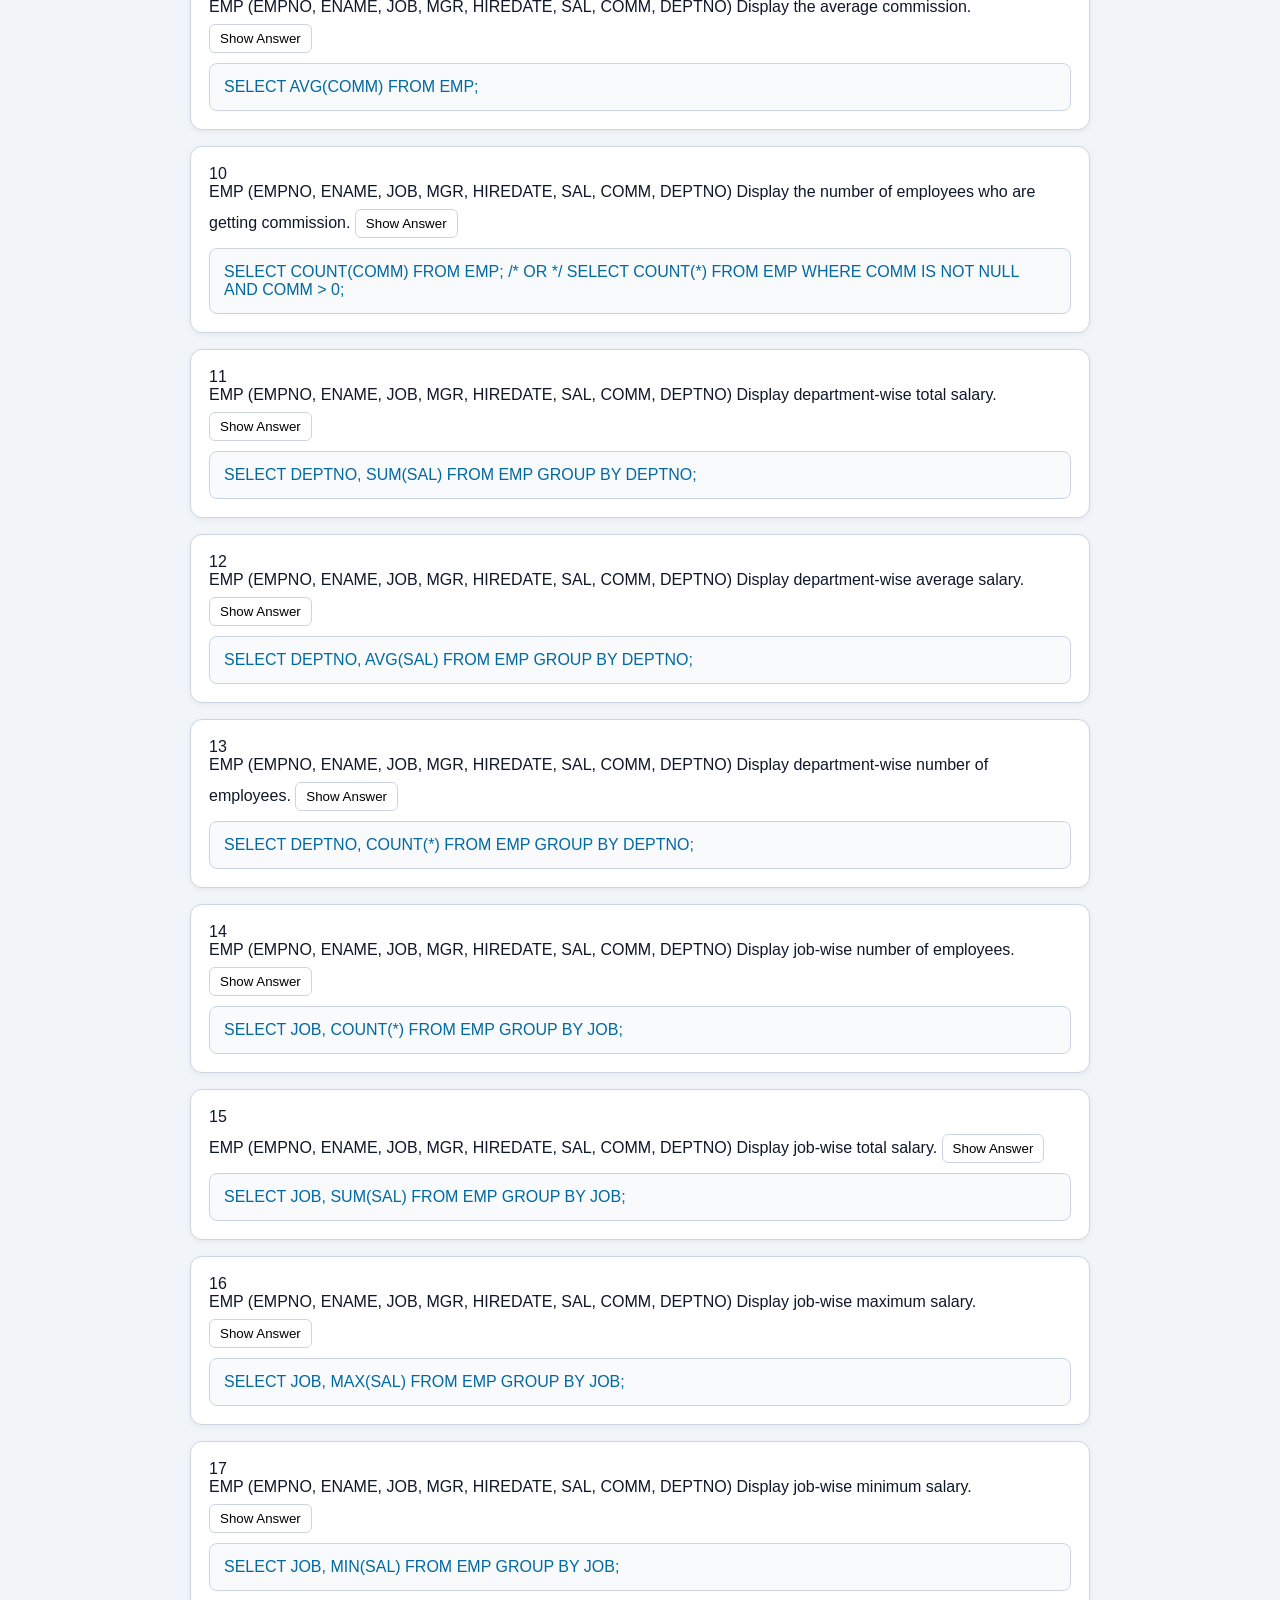
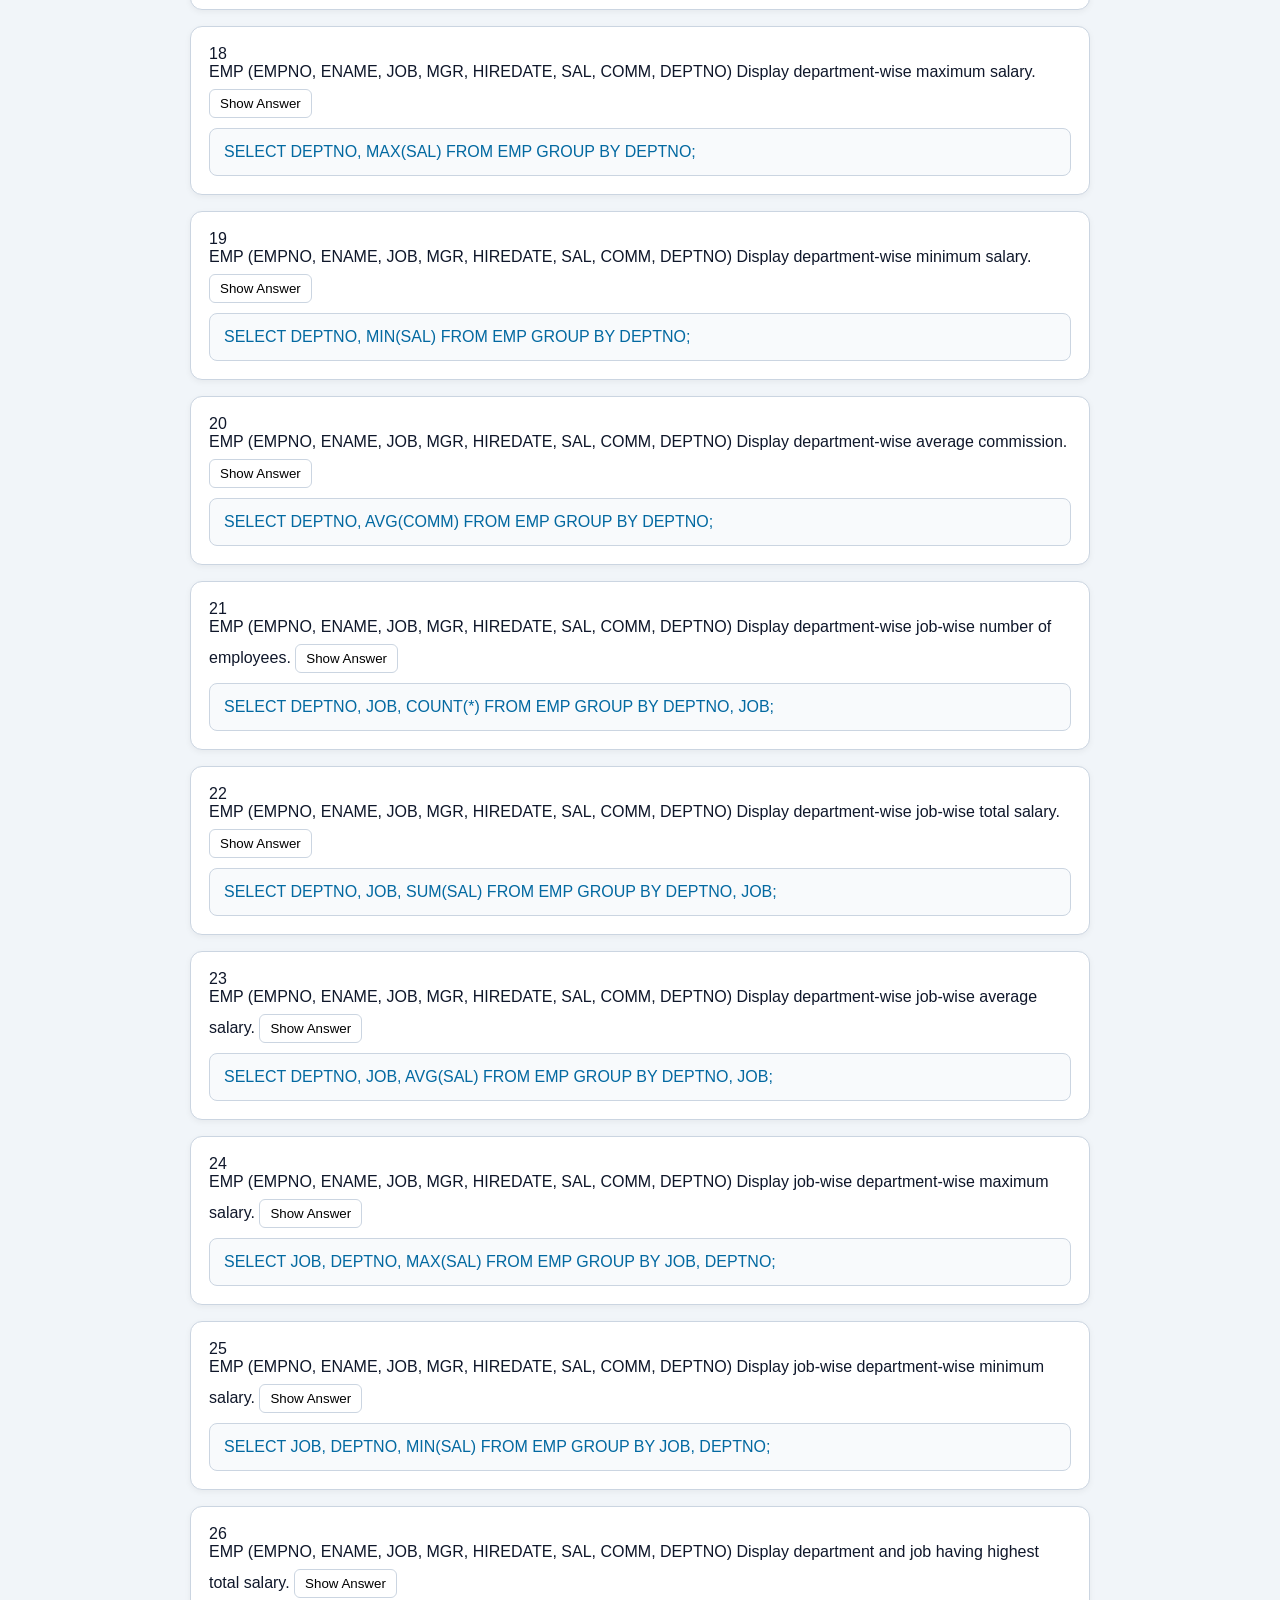
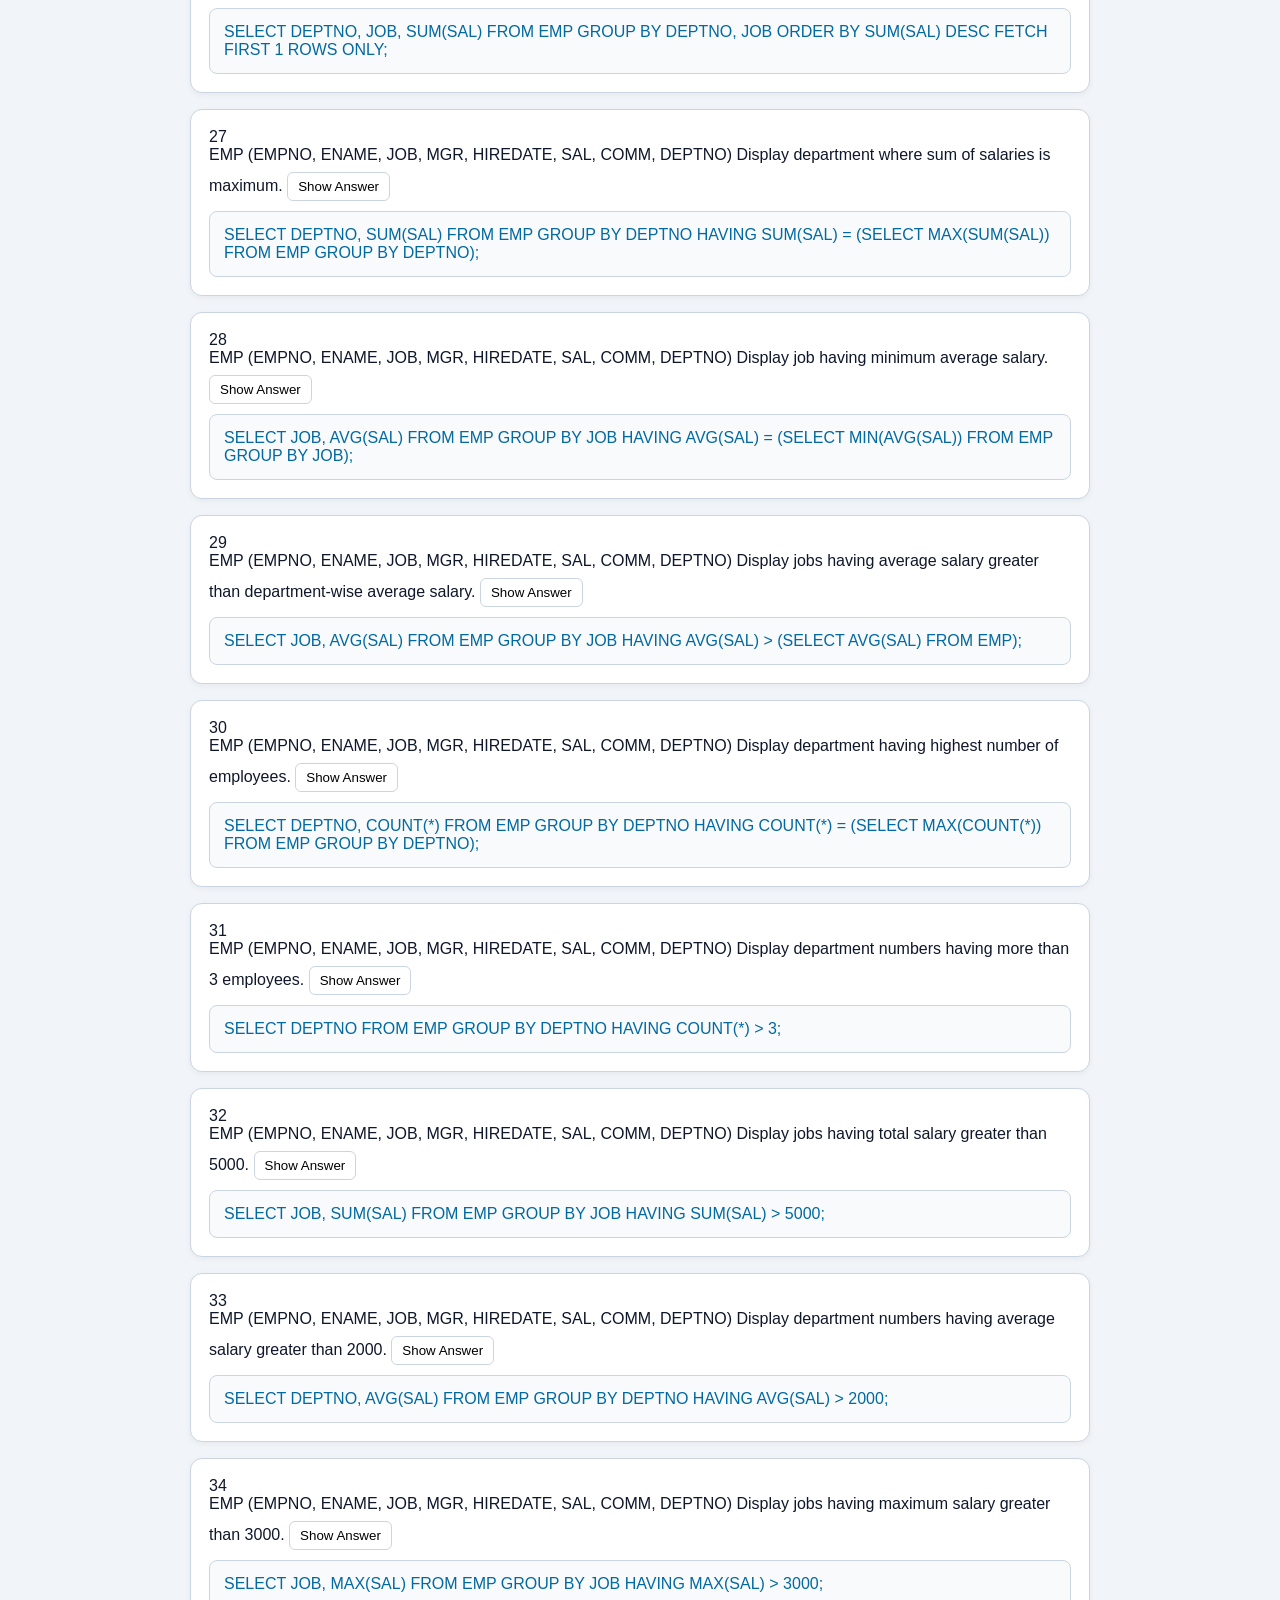
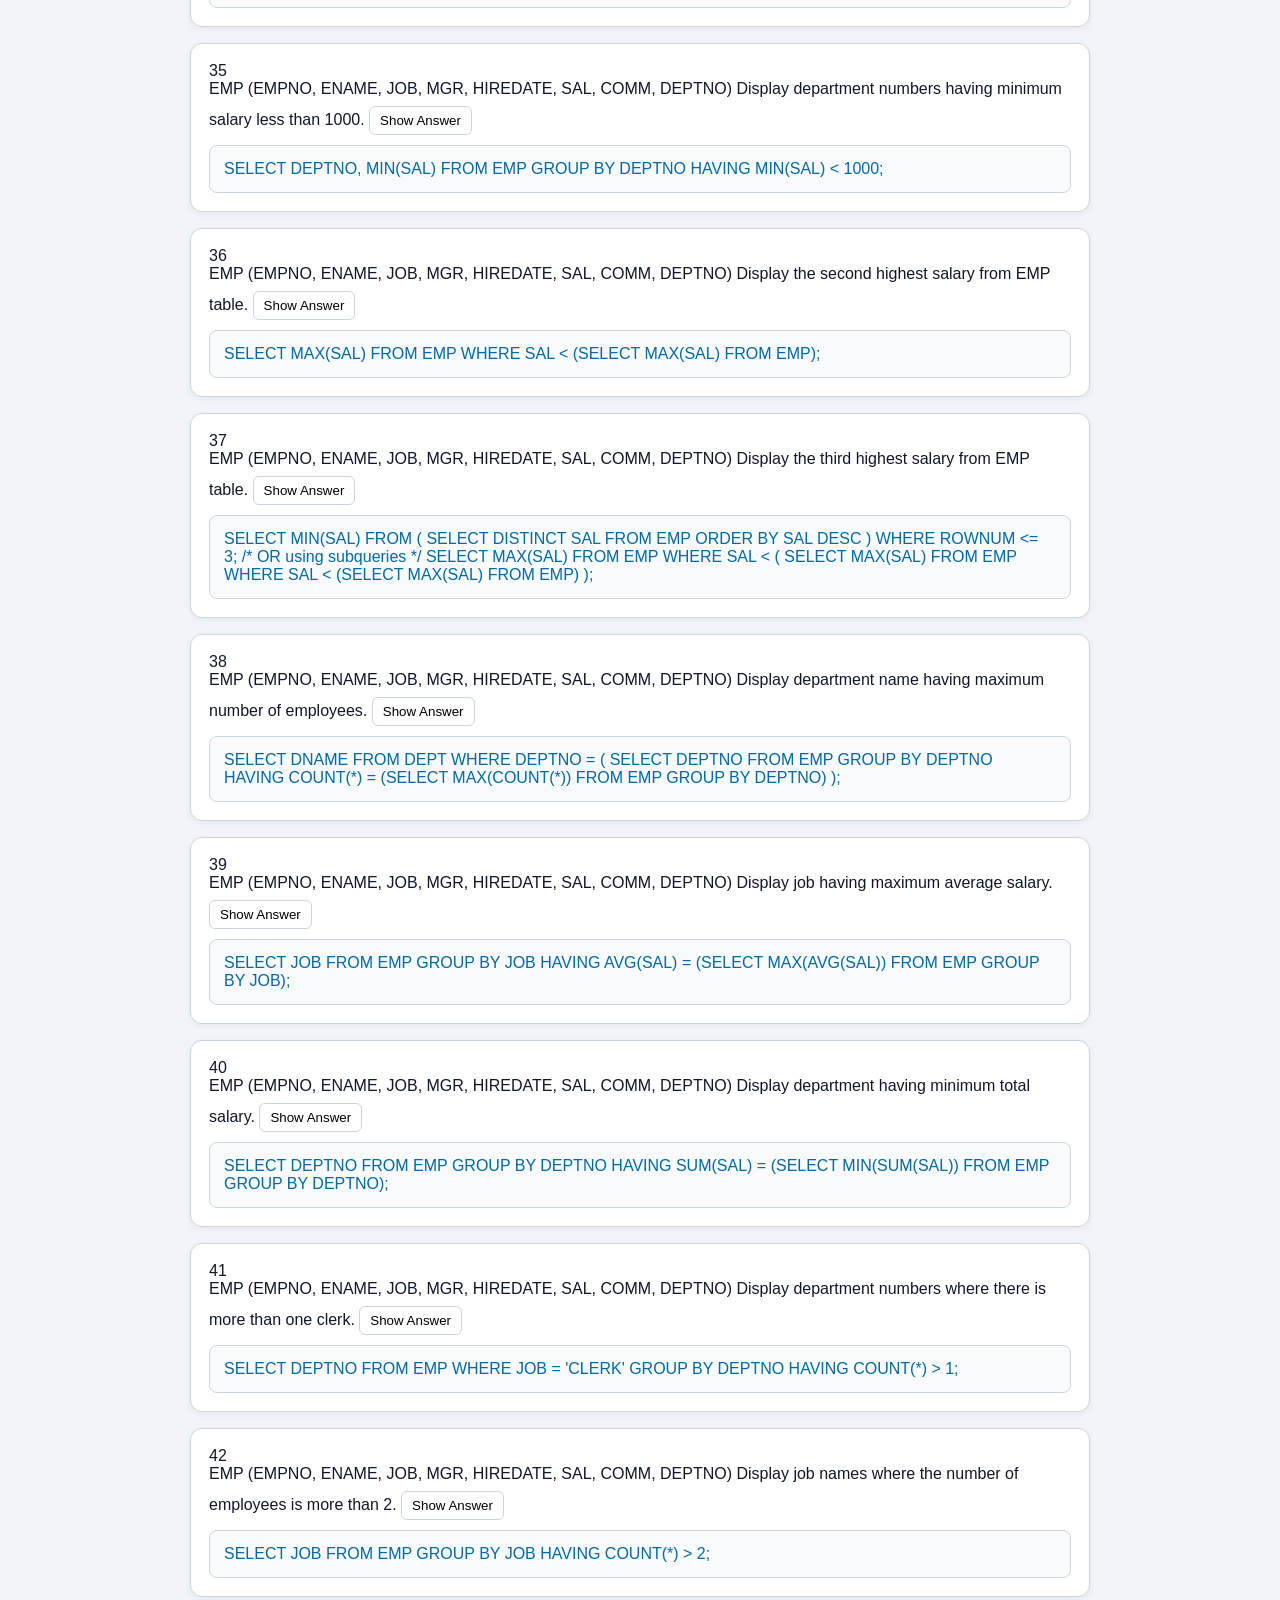
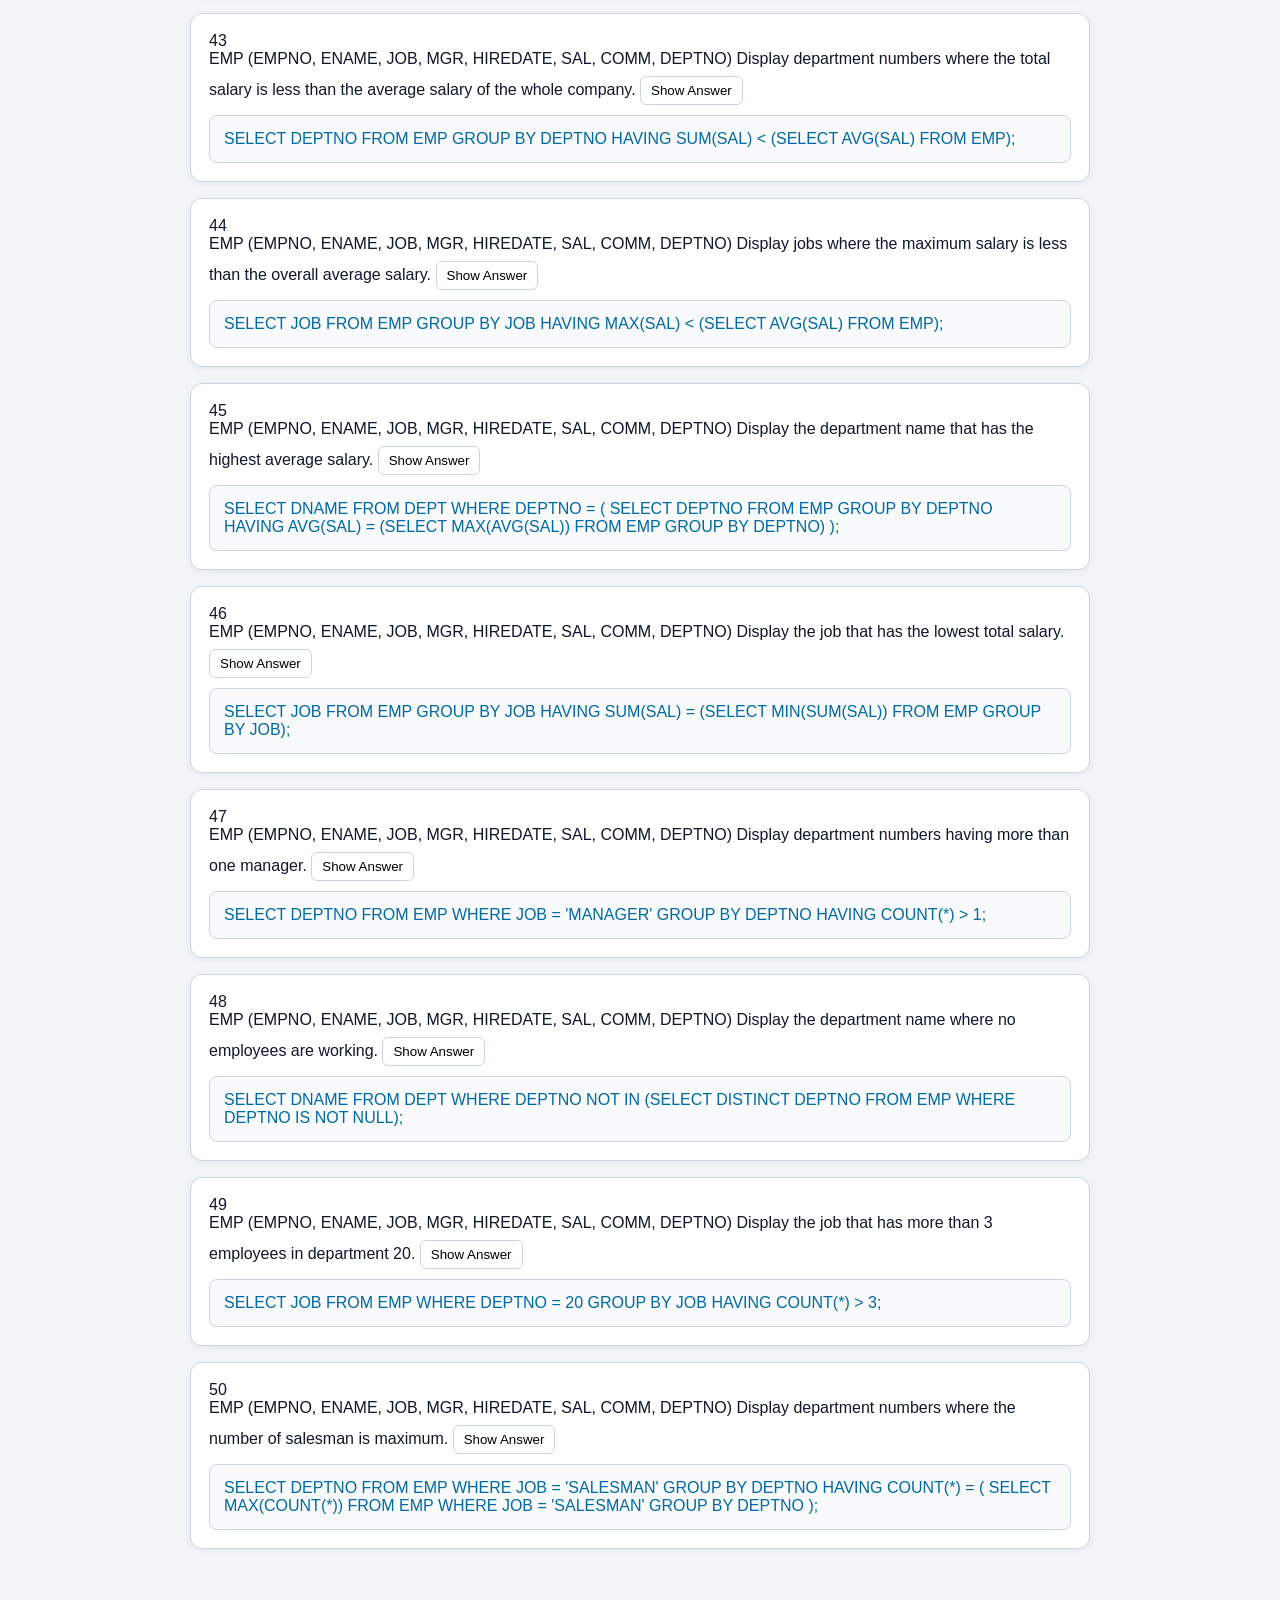
<file: seventh.html>
<!DOCTYPE html>
<html lang="en">
<head>
    <link rel="stylesheet" href="style.css">
    <meta charset="UTF-8">
    <meta name="viewport" content="width=device-width, initial-scale=1.0">
    <title>Aggregate Functions - SQL Practice</title>
    <style>
       
    </style>
</head>
<body>

<div class="header-section">
    <h1>Aggregate Functions</h1>
    <a href="../index.html" class="go-back">← Go Back</a>
</div>

<div class="container">

    <div class="question-card">
        <div class="q-badge">1</div>
        <div class="question-content">
            <span class="schema-info">EMP (EMPNO, ENAME, JOB, MGR, HIREDATE, SAL, COMM, DEPTNO)</span>
            <span class="question-text">Display the total number of employees.</span>
            
            <button class="show-answer-btn" onclick="toggleAnswer(this)">Show Answer</button>
            <div class="answer-panel">
                <div class="code-block">SELECT COUNT(*) FROM EMP;</div>
            </div>
        </div>
    </div>

    <div class="question-card">
        <div class="q-badge">2</div>
        <div class="question-content">
            <span class="schema-info">EMP (EMPNO, ENAME, JOB, MGR, HIREDATE, SAL, COMM, DEPTNO)</span>
            <span class="question-text">Display the total salary of all employees.</span>
            
            <button class="show-answer-btn" onclick="toggleAnswer(this)">Show Answer</button>
            <div class="answer-panel">
                <div class="code-block">SELECT SUM(SAL) FROM EMP;</div>
            </div>
        </div>
    </div>

    <div class="question-card">
        <div class="q-badge">3</div>
        <div class="question-content">
            <span class="schema-info">EMP (EMPNO, ENAME, JOB, MGR, HIREDATE, SAL, COMM, DEPTNO)</span>
            <span class="question-text">Display the average salary of all employees.</span>
            
            <button class="show-answer-btn" onclick="toggleAnswer(this)">Show Answer</button>
            <div class="answer-panel">
                <div class="code-block">SELECT AVG(SAL) FROM EMP;</div>
            </div>
        </div>
    </div>

    <div class="question-card">
        <div class="q-badge">4</div>
        <div class="question-content">
            <span class="schema-info">EMP (EMPNO, ENAME, JOB, MGR, HIREDATE, SAL, COMM, DEPTNO)</span>
            <span class="question-text">Display the highest salary.</span>
            
            <button class="show-answer-btn" onclick="toggleAnswer(this)">Show Answer</button>
            <div class="answer-panel">
                <div class="code-block">SELECT MAX(SAL) FROM EMP;</div>
            </div>
        </div>
    </div>

    <div class="card question-card">
        <div class="q-badge">5</div>
        <div class="question-content">
            <span class="schema-info">EMP (EMPNO, ENAME, JOB, MGR, HIREDATE, SAL, COMM, DEPTNO)</span>
            <span class="question-text">Display the lowest salary.</span>
            <button class="show-answer-btn" onclick="toggleAnswer(this)">Show Answer</button>
            <div class="answer-panel">
                <div class="code-block">SELECT MIN(SAL) FROM EMP;</div>
            </div>
        </div>
    </div>

    <div class="question-card">
        <div class="q-badge">6</div>
        <div class="question-content">
            <span class="schema-info">EMP (EMPNO, ENAME, JOB, MGR, HIREDATE, SAL, COMM, DEPTNO)</span>
            <span class="question-text">Display the total number of departments in EMP table.</span>
            <button class="show-answer-btn" onclick="toggleAnswer(this)">Show Answer</button>
            <div class="answer-panel">
                <div class="code-block"><span class="comment">-- Use DISTINCT to count unique department IDs</span>
SELECT COUNT(DISTINCT DEPTNO) FROM EMP;</div>
            </div>
        </div>
    </div>

    <div class="question-card">
        <div class="q-badge">7</div>
        <div class="question-content">
            <span class="schema-info">EMP (EMPNO, ENAME, JOB, MGR, HIREDATE, SAL, COMM, DEPTNO)</span>
            <span class="question-text">Display the number of employees who are managers.</span>
            <button class="show-answer-btn" onclick="toggleAnswer(this)">Show Answer</button>
            <div class="answer-panel">
                <div class="code-block">SELECT COUNT(*) FROM EMP WHERE JOB = 'MANAGER';</div>
            </div>
        </div>
    </div>

    <div class="question-card">
        <div class="q-badge">8</div>
        <div class="question-content">
            <span class="schema-info">EMP (EMPNO, ENAME, JOB, MGR, HIREDATE, SAL, COMM, DEPTNO)</span>
            <span class="question-text">Display the total commission paid to employees.</span>
            <button class="show-answer-btn" onclick="toggleAnswer(this)">Show Answer</button>
            <div class="answer-panel">
                <div class="code-block">SELECT SUM(COMM) FROM EMP;</div>
            </div>
        </div>
    </div>

    <div class="question-card">
        <div class="q-badge">9</div>
        <div class="question-content">
            <span class="schema-info">EMP (EMPNO, ENAME, JOB, MGR, HIREDATE, SAL, COMM, DEPTNO)</span>
            <span class="question-text">Display the average commission.</span>
            <button class="show-answer-btn" onclick="toggleAnswer(this)">Show Answer</button>
            <div class="answer-panel">
                <div class="code-block">SELECT AVG(COMM) FROM EMP;</div>
            </div>
        </div>
    </div>
    <div class="question-card">
        <div class="q-badge">10</div>
        <div class="question-content">
            <span class="schema-info">EMP (EMPNO, ENAME, JOB, MGR, HIREDATE, SAL, COMM, DEPTNO)</span>
            <span class="question-text">Display the number of employees who are getting commission.</span>
            
            <button class="show-answer-btn" onclick="toggleAnswer(this)">Show Answer</button>
            <div class="answer-panel">
                <div class="code-block">SELECT COUNT(COMM) FROM EMP;

/* OR */
SELECT COUNT(*) FROM EMP WHERE COMM IS NOT NULL AND COMM > 0;</div>
            </div>
        </div>
    </div>
    <div class="question-card">
        <div class="q-badge">11</div>
        <div class="question-content">
            <span class="schema-info">EMP (EMPNO, ENAME, JOB, MGR, HIREDATE, SAL, COMM, DEPTNO)</span>
            <span class="question-text">Display department-wise total salary.</span>
            <button class="show-answer-btn" onclick="toggleAnswer(this)">Show Answer</button>
            <div class="answer-panel">
                <div class="code-block">SELECT DEPTNO, SUM(SAL) 
FROM EMP 
GROUP BY DEPTNO;</div>
            </div>
        </div>
    </div>

    <div class="question-card">
        <div class="q-badge">12</div>
        <div class="question-content">
            <span class="schema-info">EMP (EMPNO, ENAME, JOB, MGR, HIREDATE, SAL, COMM, DEPTNO)</span>
            <span class="question-text">Display department-wise average salary.</span>
            <button class="show-answer-btn" onclick="toggleAnswer(this)">Show Answer</button>
            <div class="answer-panel">
                <div class="code-block">SELECT DEPTNO, AVG(SAL) 
FROM EMP 
GROUP BY DEPTNO;</div>
            </div>
        </div>
    </div>

    <div class="question-card">
        <div class="q-badge">13</div>
        <div class="question-content">
            <span class="schema-info">EMP (EMPNO, ENAME, JOB, MGR, HIREDATE, SAL, COMM, DEPTNO)</span>
            <span class="question-text">Display department-wise number of employees.</span>
            <button class="show-answer-btn" onclick="toggleAnswer(this)">Show Answer</button>
            <div class="answer-panel">
                <div class="code-block">SELECT DEPTNO, COUNT(*) 
FROM EMP 
GROUP BY DEPTNO;</div>
            </div>
        </div>
    </div>

    <div class="question-card">
        <div class="q-badge">14</div>
        <div class="question-content">
            <span class="schema-info">EMP (EMPNO, ENAME, JOB, MGR, HIREDATE, SAL, COMM, DEPTNO)</span>
            <span class="question-text">Display job-wise number of employees.</span>
            <button class="show-answer-btn" onclick="toggleAnswer(this)">Show Answer</button>
            <div class="answer-panel">
                <div class="code-block">SELECT JOB, COUNT(*) 
FROM EMP 
GROUP BY JOB;</div>
            </div>
        </div>
    </div>

    <div class="question-card">
        <div class="q-badge">15</div>
        <div class="question-content">
            <span class="schema-info">EMP (EMPNO, ENAME, JOB, MGR, HIREDATE, SAL, COMM, DEPTNO)</span>
            <span class="question-text">Display job-wise total salary.</span>
            <button class="show-answer-btn" onclick="toggleAnswer(this)">Show Answer</button>
            <div class="answer-panel">
                <div class="code-block">SELECT JOB, SUM(SAL) 
FROM EMP 
GROUP BY JOB;</div>
            </div>
        </div>
    </div>

    <div class="question-card">
        <div class="q-badge">16</div>
        <div class="question-content">
            <span class="schema-info">EMP (EMPNO, ENAME, JOB, MGR, HIREDATE, SAL, COMM, DEPTNO)</span>
            <span class="question-text">Display job-wise maximum salary.</span>
            <button class="show-answer-btn" onclick="toggleAnswer(this)">Show Answer</button>
            <div class="answer-panel">
                <div class="code-block">SELECT JOB, MAX(SAL) 
FROM EMP 
GROUP BY JOB;</div>
            </div>
        </div>
    </div>

    <div class="question-card">
        <div class="q-badge">17</div>
        <div class="question-content">
            <span class="schema-info">EMP (EMPNO, ENAME, JOB, MGR, HIREDATE, SAL, COMM, DEPTNO)</span>
            <span class="question-text">Display job-wise minimum salary.</span>
            <button class="show-answer-btn" onclick="toggleAnswer(this)">Show Answer</button>
            <div class="answer-panel">
                <div class="code-block">SELECT JOB, MIN(SAL) 
FROM EMP 
GROUP BY JOB;</div>
            </div>
        </div>
    </div>

    <div class="question-card">
        <div class="q-badge">18</div>
        <div class="question-content">
            <span class="schema-info">EMP (EMPNO, ENAME, JOB, MGR, HIREDATE, SAL, COMM, DEPTNO)</span>
            <span class="question-text">Display department-wise maximum salary.</span>
            <button class="show-answer-btn" onclick="toggleAnswer(this)">Show Answer</button>
            <div class="answer-panel">
                <div class="code-block">SELECT DEPTNO, MAX(SAL) 
FROM EMP 
GROUP BY DEPTNO;</div>
            </div>
        </div>
    </div>

    <div class="question-card">
        <div class="q-badge">19</div>
        <div class="question-content">
            <span class="schema-info">EMP (EMPNO, ENAME, JOB, MGR, HIREDATE, SAL, COMM, DEPTNO)</span>
            <span class="question-text">Display department-wise minimum salary.</span>
            <button class="show-answer-btn" onclick="toggleAnswer(this)">Show Answer</button>
            <div class="answer-panel">
                <div class="code-block">SELECT DEPTNO, MIN(SAL) 
FROM EMP 
GROUP BY DEPTNO;</div>
            </div>
        </div>
    </div>

    <div class="question-card">
        <div class="q-badge">20</div>
        <div class="question-content">
            <span class="schema-info">EMP (EMPNO, ENAME, JOB, MGR, HIREDATE, SAL, COMM, DEPTNO)</span>
            <span class="question-text">Display department-wise average commission.</span>
            <button class="show-answer-btn" onclick="toggleAnswer(this)">Show Answer</button>
            <div class="answer-panel">
                <div class="code-block">SELECT DEPTNO, AVG(COMM) 
FROM EMP 
GROUP BY DEPTNO;</div>
            </div>
        </div>
    </div>
    <div class="question-card">
        <div class="q-badge">21</div>
        <div class="question-content">
            <span class="schema-info">EMP (EMPNO, ENAME, JOB, MGR, HIREDATE, SAL, COMM, DEPTNO)</span>
            <span class="question-text">Display department-wise job-wise number of employees.</span>
            <button class="show-answer-btn" onclick="toggleAnswer(this)">Show Answer</button>
            <div class="answer-panel">
                <div class="code-block">SELECT DEPTNO, JOB, COUNT(*) 
FROM EMP 
GROUP BY DEPTNO, JOB;</div>
            </div>
        </div>
    </div>

    <div class="question-card">
        <div class="q-badge">22</div>
        <div class="question-content">
            <span class="schema-info">EMP (EMPNO, ENAME, JOB, MGR, HIREDATE, SAL, COMM, DEPTNO)</span>
            <span class="question-text">Display department-wise job-wise total salary.</span>
            <button class="show-answer-btn" onclick="toggleAnswer(this)">Show Answer</button>
            <div class="answer-panel">
                <div class="code-block">SELECT DEPTNO, JOB, SUM(SAL) 
FROM EMP 
GROUP BY DEPTNO, JOB;</div>
            </div>
        </div>
    </div>

    <div class="question-card">
        <div class="q-badge">23</div>
        <div class="question-content">
            <span class="schema-info">EMP (EMPNO, ENAME, JOB, MGR, HIREDATE, SAL, COMM, DEPTNO)</span>
            <span class="question-text">Display department-wise job-wise average salary.</span>
            <button class="show-answer-btn" onclick="toggleAnswer(this)">Show Answer</button>
            <div class="answer-panel">
                <div class="code-block">SELECT DEPTNO, JOB, AVG(SAL) 
FROM EMP 
GROUP BY DEPTNO, JOB;</div>
            </div>
        </div>
    </div>

    <div class="question-card">
        <div class="q-badge">24</div>
        <div class="question-content">
            <span class="schema-info">EMP (EMPNO, ENAME, JOB, MGR, HIREDATE, SAL, COMM, DEPTNO)</span>
            <span class="question-text">Display job-wise department-wise maximum salary.</span>
            <button class="show-answer-btn" onclick="toggleAnswer(this)">Show Answer</button>
            <div class="answer-panel">
                <div class="code-block">SELECT JOB, DEPTNO, MAX(SAL) 
FROM EMP 
GROUP BY JOB, DEPTNO;</div>
            </div>
        </div>
    </div>

    <div class="question-card">
        <div class="q-badge">25</div>
        <div class="question-content">
            <span class="schema-info">EMP (EMPNO, ENAME, JOB, MGR, HIREDATE, SAL, COMM, DEPTNO)</span>
            <span class="question-text">Display job-wise department-wise minimum salary.</span>
            <button class="show-answer-btn" onclick="toggleAnswer(this)">Show Answer</button>
            <div class="answer-panel">
                <div class="code-block">SELECT JOB, DEPTNO, MIN(SAL) 
FROM EMP 
GROUP BY JOB, DEPTNO;</div>
            </div>
        </div>
    </div>

    <div class="question-card">
        <div class="q-badge">26</div>
        <div class="question-content">
            <span class="schema-info">EMP (EMPNO, ENAME, JOB, MGR, HIREDATE, SAL, COMM, DEPTNO)</span>
            <span class="question-text">Display department and job having highest total salary.</span>
            <button class="show-answer-btn" onclick="toggleAnswer(this)">Show Answer</button>
            <div class="answer-panel">
                <div class="code-block">SELECT DEPTNO, JOB, SUM(SAL) 
FROM EMP 
GROUP BY DEPTNO, JOB 
ORDER BY SUM(SAL) DESC 
FETCH FIRST 1 ROWS ONLY;</div>
            </div>
        </div>
    </div>

    <div class="question-card">
        <div class="q-badge">27</div>
        <div class="question-content">
            <span class="schema-info">EMP (EMPNO, ENAME, JOB, MGR, HIREDATE, SAL, COMM, DEPTNO)</span>
            <span class="question-text">Display department where sum of salaries is maximum.</span>
            <button class="show-answer-btn" onclick="toggleAnswer(this)">Show Answer</button>
            <div class="answer-panel">
                <div class="code-block">SELECT DEPTNO, SUM(SAL) 
FROM EMP 
GROUP BY DEPTNO 
HAVING SUM(SAL) = (SELECT MAX(SUM(SAL)) FROM EMP GROUP BY DEPTNO);</div>
            </div>
        </div>
    </div>

    <div class="question-card">
        <div class="q-badge">28</div>
        <div class="question-content">
            <span class="schema-info">EMP (EMPNO, ENAME, JOB, MGR, HIREDATE, SAL, COMM, DEPTNO)</span>
            <span class="question-text">Display job having minimum average salary.</span>
            <button class="show-answer-btn" onclick="toggleAnswer(this)">Show Answer</button>
            <div class="answer-panel">
                <div class="code-block">SELECT JOB, AVG(SAL) 
FROM EMP 
GROUP BY JOB 
HAVING AVG(SAL) = (SELECT MIN(AVG(SAL)) FROM EMP GROUP BY JOB);</div>
            </div>
        </div>
    </div>

    <div class="question-card">
        <div class="q-badge">29</div>
        <div class="question-content">
            <span class="schema-info">EMP (EMPNO, ENAME, JOB, MGR, HIREDATE, SAL, COMM, DEPTNO)</span>
            <span class="question-text">Display jobs having average salary greater than department-wise average salary.</span>
            <button class="show-answer-btn" onclick="toggleAnswer(this)">Show Answer</button>
            <div class="answer-panel">
                <div class="code-block">SELECT JOB, AVG(SAL) 
FROM EMP 
GROUP BY JOB 
HAVING AVG(SAL) > (SELECT AVG(SAL) FROM EMP);</div>
            </div>
        </div>
    </div>

    <div class="question-card">
        <div class="q-badge">30</div>
        <div class="question-content">
            <span class="schema-info">EMP (EMPNO, ENAME, JOB, MGR, HIREDATE, SAL, COMM, DEPTNO)</span>
            <span class="question-text">Display department having highest number of employees.</span>
            <button class="show-answer-btn" onclick="toggleAnswer(this)">Show Answer</button>
            <div class="answer-panel">
                <div class="code-block">SELECT DEPTNO, COUNT(*) 
FROM EMP 
GROUP BY DEPTNO 
HAVING COUNT(*) = (SELECT MAX(COUNT(*)) FROM EMP GROUP BY DEPTNO);</div>
            </div>
        </div>
    </div>
    <div class="question-card">
        <div class="q-badge">31</div>
        <div class="question-content">
            <span class="schema-info">EMP (EMPNO, ENAME, JOB, MGR, HIREDATE, SAL, COMM, DEPTNO)</span>
            <span class="question-text">Display department numbers having more than 3 employees.</span>
            <button class="show-answer-btn" onclick="toggleAnswer(this)">Show Answer</button>
            <div class="answer-panel">
                <div class="code-block">SELECT DEPTNO 
FROM EMP 
GROUP BY DEPTNO 
HAVING COUNT(*) > 3;</div>
            </div>
        </div>
    </div>

    <div class="question-card">
        <div class="q-badge">32</div>
        <div class="question-content">
            <span class="schema-info">EMP (EMPNO, ENAME, JOB, MGR, HIREDATE, SAL, COMM, DEPTNO)</span>
            <span class="question-text">Display jobs having total salary greater than 5000.</span>
            <button class="show-answer-btn" onclick="toggleAnswer(this)">Show Answer</button>
            <div class="answer-panel">
                <div class="code-block">SELECT JOB, SUM(SAL) 
FROM EMP 
GROUP BY JOB 
HAVING SUM(SAL) > 5000;</div>
            </div>
        </div>
    </div>

    <div class="question-card">
        <div class="q-badge">33</div>
        <div class="question-content">
            <span class="schema-info">EMP (EMPNO, ENAME, JOB, MGR, HIREDATE, SAL, COMM, DEPTNO)</span>
            <span class="question-text">Display department numbers having average salary greater than 2000.</span>
            <button class="show-answer-btn" onclick="toggleAnswer(this)">Show Answer</button>
            <div class="answer-panel">
                <div class="code-block">SELECT DEPTNO, AVG(SAL) 
FROM EMP 
GROUP BY DEPTNO 
HAVING AVG(SAL) > 2000;</div>
            </div>
        </div>
    </div>

    <div class="question-card">
        <div class="q-badge">34</div>
        <div class="question-content">
            <span class="schema-info">EMP (EMPNO, ENAME, JOB, MGR, HIREDATE, SAL, COMM, DEPTNO)</span>
            <span class="question-text">Display jobs having maximum salary greater than 3000.</span>
            <button class="show-answer-btn" onclick="toggleAnswer(this)">Show Answer</button>
            <div class="answer-panel">
                <div class="code-block">SELECT JOB, MAX(SAL) 
FROM EMP 
GROUP BY JOB 
HAVING MAX(SAL) > 3000;</div>
            </div>
        </div>
    </div>

    <div class="question-card">
        <div class="q-badge">35</div>
        <div class="question-content">
            <span class="schema-info">EMP (EMPNO, ENAME, JOB, MGR, HIREDATE, SAL, COMM, DEPTNO)</span>
            <span class="question-text">Display department numbers having minimum salary less than 1000.</span>
            <button class="show-answer-btn" onclick="toggleAnswer(this)">Show Answer</button>
            <div class="answer-panel">
                <div class="code-block">SELECT DEPTNO, MIN(SAL) 
FROM EMP 
GROUP BY DEPTNO 
HAVING MIN(SAL) < 1000;</div>
            </div>
        </div>
    </div>

    <div class="question-card">
        <div class="q-badge">36</div>
        <div class="question-content">
            <span class="schema-info">EMP (EMPNO, ENAME, JOB, MGR, HIREDATE, SAL, COMM, DEPTNO)</span>
            <span class="question-text">Display the second highest salary from EMP table.</span>
            <button class="show-answer-btn" onclick="toggleAnswer(this)">Show Answer</button>
            <div class="answer-panel">
                <div class="code-block">SELECT MAX(SAL) 
FROM EMP 
WHERE SAL < (SELECT MAX(SAL) FROM EMP);</div>
            </div>
        </div>
    </div>

    <div class="question-card">
        <div class="q-badge">37</div>
        <div class="question-content">
            <span class="schema-info">EMP (EMPNO, ENAME, JOB, MGR, HIREDATE, SAL, COMM, DEPTNO)</span>
            <span class="question-text">Display the third highest salary from EMP table.</span>
            <button class="show-answer-btn" onclick="toggleAnswer(this)">Show Answer</button>
            <div class="answer-panel">
                <div class="code-block">SELECT MIN(SAL) FROM (
    SELECT DISTINCT SAL FROM EMP 
    ORDER BY SAL DESC
) WHERE ROWNUM <= 3;

/* OR using subqueries */
SELECT MAX(SAL) FROM EMP WHERE SAL < (
    SELECT MAX(SAL) FROM EMP WHERE SAL < (SELECT MAX(SAL) FROM EMP)
);</div>
            </div>
        </div>
    </div>

    <div class="question-card">
        <div class="q-badge">38</div>
        <div class="question-content">
            <span class="schema-info">EMP (EMPNO, ENAME, JOB, MGR, HIREDATE, SAL, COMM, DEPTNO)</span>
            <span class="question-text">Display department name having maximum number of employees.</span>
            <button class="show-answer-btn" onclick="toggleAnswer(this)">Show Answer</button>
            <div class="answer-panel">
                <div class="code-block">SELECT DNAME FROM DEPT WHERE DEPTNO = (
    SELECT DEPTNO FROM EMP 
    GROUP BY DEPTNO 
    HAVING COUNT(*) = (SELECT MAX(COUNT(*)) FROM EMP GROUP BY DEPTNO)
);</div>
            </div>
        </div>
    </div>

    <div class="question-card">
        <div class="q-badge">39</div>
        <div class="question-content">
            <span class="schema-info">EMP (EMPNO, ENAME, JOB, MGR, HIREDATE, SAL, COMM, DEPTNO)</span>
            <span class="question-text">Display job having maximum average salary.</span>
            <button class="show-answer-btn" onclick="toggleAnswer(this)">Show Answer</button>
            <div class="answer-panel">
                <div class="code-block">SELECT JOB FROM EMP 
GROUP BY JOB 
HAVING AVG(SAL) = (SELECT MAX(AVG(SAL)) FROM EMP GROUP BY JOB);</div>
            </div>
        </div>
    </div>

    <div class="question-card">
        <div class="q-badge">40</div>
        <div class="question-content">
            <span class="schema-info">EMP (EMPNO, ENAME, JOB, MGR, HIREDATE, SAL, COMM, DEPTNO)</span>
            <span class="question-text">Display department having minimum total salary.</span>
            <button class="show-answer-btn" onclick="toggleAnswer(this)">Show Answer</button>
            <div class="answer-panel">
                <div class="code-block">SELECT DEPTNO FROM EMP 
GROUP BY DEPTNO 
HAVING SUM(SAL) = (SELECT MIN(SUM(SAL)) FROM EMP GROUP BY DEPTNO);</div>
            </div>
        </div>
    </div>
    <div class="question-card">
        <div class="q-badge">41</div>
        <div class="question-content">
            <span class="schema-info">EMP (EMPNO, ENAME, JOB, MGR, HIREDATE, SAL, COMM, DEPTNO)</span>
            <span class="question-text">Display department numbers where there is more than one clerk.</span>
            <button class="show-answer-btn" onclick="toggleAnswer(this)">Show Answer</button>
            <div class="answer-panel">
                <div class="code-block">SELECT DEPTNO 
FROM EMP 
WHERE JOB = 'CLERK' 
GROUP BY DEPTNO 
HAVING COUNT(*) > 1;</div>
            </div>
        </div>
    </div>

    <div class="question-card">
        <div class="q-badge">42</div>
        <div class="question-content">
            <span class="schema-info">EMP (EMPNO, ENAME, JOB, MGR, HIREDATE, SAL, COMM, DEPTNO)</span>
            <span class="question-text">Display job names where the number of employees is more than 2.</span>
            <button class="show-answer-btn" onclick="toggleAnswer(this)">Show Answer</button>
            <div class="answer-panel">
                <div class="code-block">SELECT JOB 
FROM EMP 
GROUP BY JOB 
HAVING COUNT(*) > 2;</div>
            </div>
        </div>
    </div>

    <div class="question-card">
        <div class="q-badge">43</div>
        <div class="question-content">
            <span class="schema-info">EMP (EMPNO, ENAME, JOB, MGR, HIREDATE, SAL, COMM, DEPTNO)</span>
            <span class="question-text">Display department numbers where the total salary is less than the average salary of the whole company.</span>
            <button class="show-answer-btn" onclick="toggleAnswer(this)">Show Answer</button>
            <div class="answer-panel">
                <div class="code-block">SELECT DEPTNO 
FROM EMP 
GROUP BY DEPTNO 
HAVING SUM(SAL) < (SELECT AVG(SAL) FROM EMP);</div>
            </div>
        </div>
    </div>

    <div class="question-card">
        <div class="q-badge">44</div>
        <div class="question-content">
            <span class="schema-info">EMP (EMPNO, ENAME, JOB, MGR, HIREDATE, SAL, COMM, DEPTNO)</span>
            <span class="question-text">Display jobs where the maximum salary is less than the overall average salary.</span>
            <button class="show-answer-btn" onclick="toggleAnswer(this)">Show Answer</button>
            <div class="answer-panel">
                <div class="code-block">SELECT JOB 
FROM EMP 
GROUP BY JOB 
HAVING MAX(SAL) < (SELECT AVG(SAL) FROM EMP);</div>
            </div>
        </div>
    </div>

    <div class="question-card">
        <div class="q-badge">45</div>
        <div class="question-content">
            <span class="schema-info">EMP (EMPNO, ENAME, JOB, MGR, HIREDATE, SAL, COMM, DEPTNO)</span>
            <span class="question-text">Display the department name that has the highest average salary.</span>
            <button class="show-answer-btn" onclick="toggleAnswer(this)">Show Answer</button>
            <div class="answer-panel">
                <div class="code-block">SELECT DNAME FROM DEPT WHERE DEPTNO = (
    SELECT DEPTNO FROM EMP 
    GROUP BY DEPTNO 
    HAVING AVG(SAL) = (SELECT MAX(AVG(SAL)) FROM EMP GROUP BY DEPTNO)
);</div>
            </div>
        </div>
    </div>

    <div class="question-card">
        <div class="q-badge">46</div>
        <div class="question-content">
            <span class="schema-info">EMP (EMPNO, ENAME, JOB, MGR, HIREDATE, SAL, COMM, DEPTNO)</span>
            <span class="question-text">Display the job that has the lowest total salary.</span>
            <button class="show-answer-btn" onclick="toggleAnswer(this)">Show Answer</button>
            <div class="answer-panel">
                <div class="code-block">SELECT JOB 
FROM EMP 
GROUP BY JOB 
HAVING SUM(SAL) = (SELECT MIN(SUM(SAL)) FROM EMP GROUP BY JOB);</div>
            </div>
        </div>
    </div>

    <div class="question-card">
        <div class="q-badge">47</div>
        <div class="question-content">
            <span class="schema-info">EMP (EMPNO, ENAME, JOB, MGR, HIREDATE, SAL, COMM, DEPTNO)</span>
            <span class="question-text">Display department numbers having more than one manager.</span>
            <button class="show-answer-btn" onclick="toggleAnswer(this)">Show Answer</button>
            <div class="answer-panel">
                <div class="code-block">SELECT DEPTNO 
FROM EMP 
WHERE JOB = 'MANAGER' 
GROUP BY DEPTNO 
HAVING COUNT(*) > 1;</div>
            </div>
        </div>
    </div>

    <div class="question-card">
        <div class="q-badge">48</div>
        <div class="question-content">
            <span class="schema-info">EMP (EMPNO, ENAME, JOB, MGR, HIREDATE, SAL, COMM, DEPTNO)</span>
            <span class="question-text">Display the department name where no employees are working.</span>
            <button class="show-answer-btn" onclick="toggleAnswer(this)">Show Answer</button>
            <div class="answer-panel">
                <div class="code-block">SELECT DNAME 
FROM DEPT 
WHERE DEPTNO NOT IN (SELECT DISTINCT DEPTNO FROM EMP WHERE DEPTNO IS NOT NULL);</div>
            </div>
        </div>
    </div>

    <div class="question-card">
        <div class="q-badge">49</div>
        <div class="question-content">
            <span class="schema-info">EMP (EMPNO, ENAME, JOB, MGR, HIREDATE, SAL, COMM, DEPTNO)</span>
            <span class="question-text">Display the job that has more than 3 employees in department 20.</span>
            <button class="show-answer-btn" onclick="toggleAnswer(this)">Show Answer</button>
            <div class="answer-panel">
                <div class="code-block">SELECT JOB 
FROM EMP 
WHERE DEPTNO = 20 
GROUP BY JOB 
HAVING COUNT(*) > 3;</div>
            </div>
        </div>
    </div>

    <div class="question-card">
        <div class="q-badge">50</div>
        <div class="question-content">
            <span class="schema-info">EMP (EMPNO, ENAME, JOB, MGR, HIREDATE, SAL, COMM, DEPTNO)</span>
            <span class="question-text">Display department numbers where the number of salesman is maximum.</span>
            <button class="show-answer-btn" onclick="toggleAnswer(this)">Show Answer</button>
            <div class="answer-panel">
                <div class="code-block">SELECT DEPTNO 
FROM EMP 
WHERE JOB = 'SALESMAN' 
GROUP BY DEPTNO 
HAVING COUNT(*) = (
    SELECT MAX(COUNT(*)) 
    FROM EMP 
    WHERE JOB = 'SALESMAN' 
    GROUP BY DEPTNO
);</div>
            </div>
        </div>
    </div>
    

</div>

<script>
    function toggleAnswer(btn) {
        btn.classList.toggle('active');
        const panel = btn.nextElementSibling;
        panel.classList.toggle('expanded');
    }
</script>

</body>
</html>
</file>
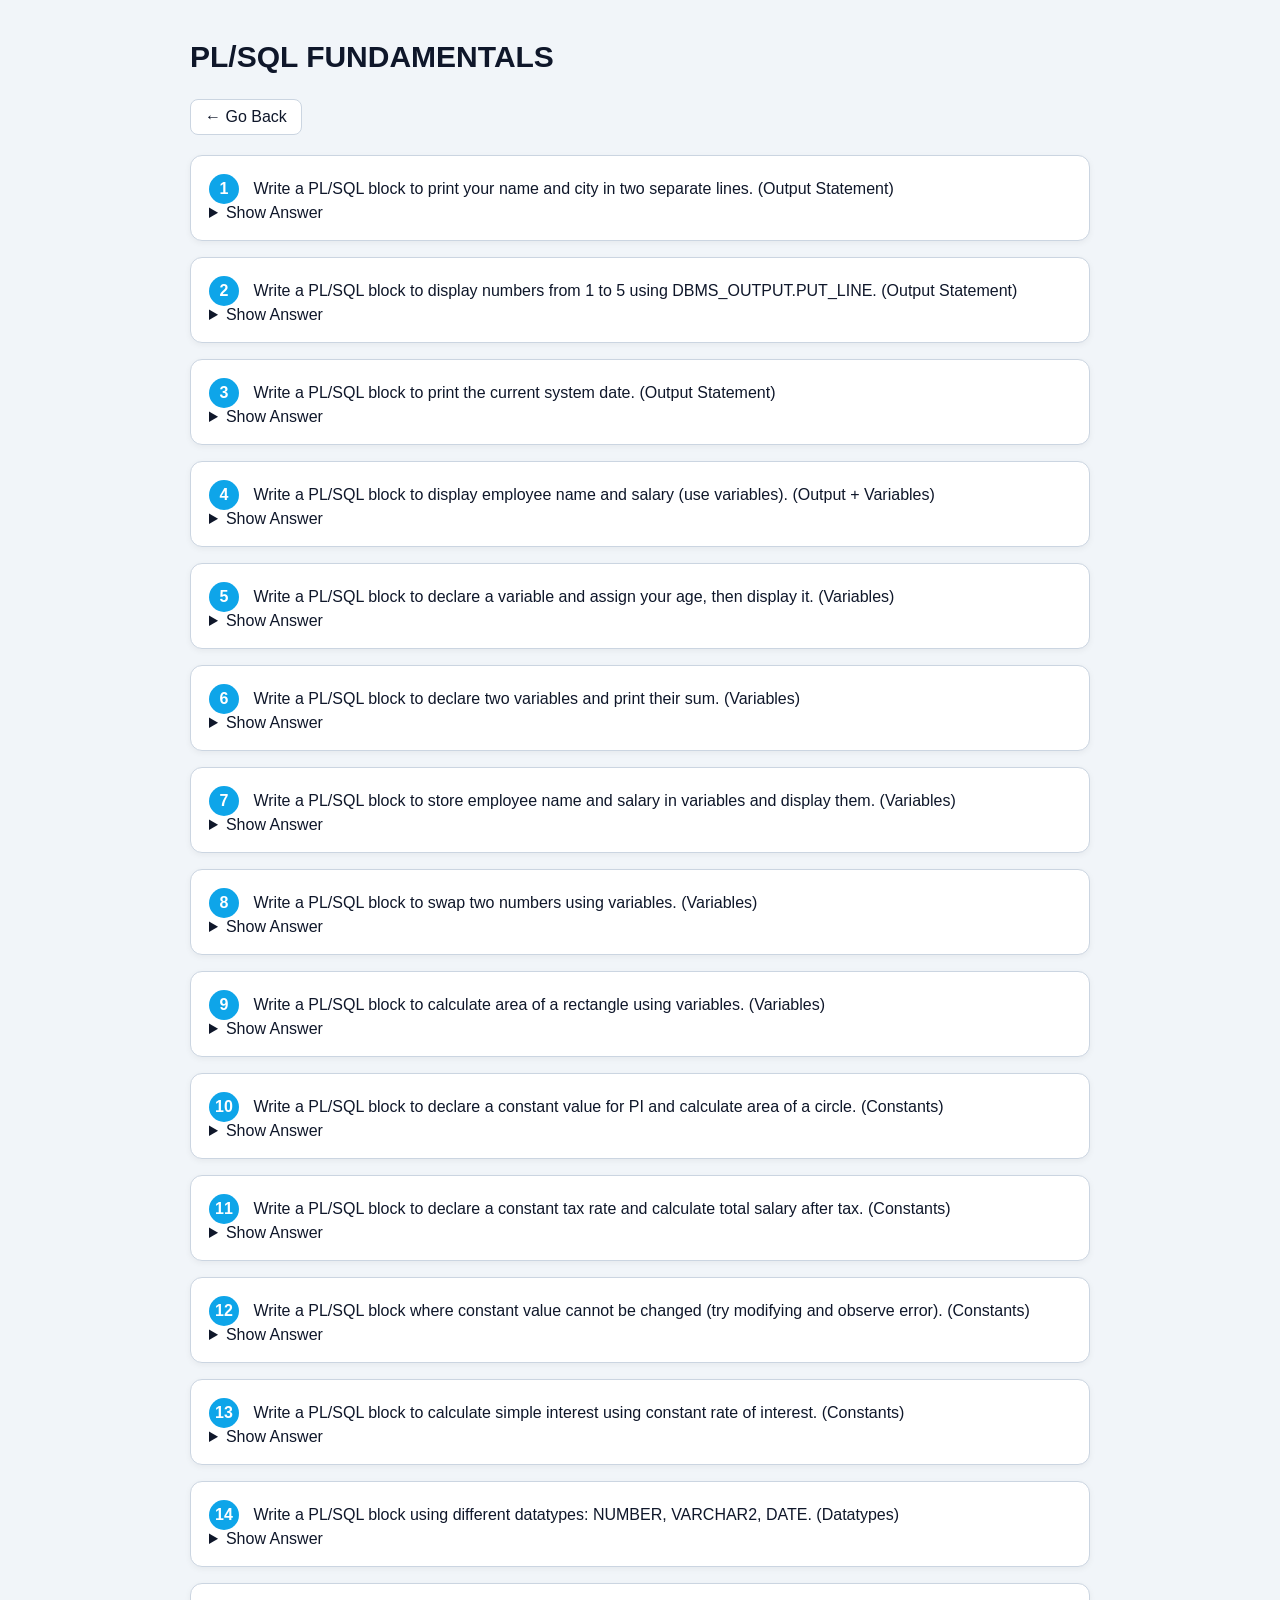
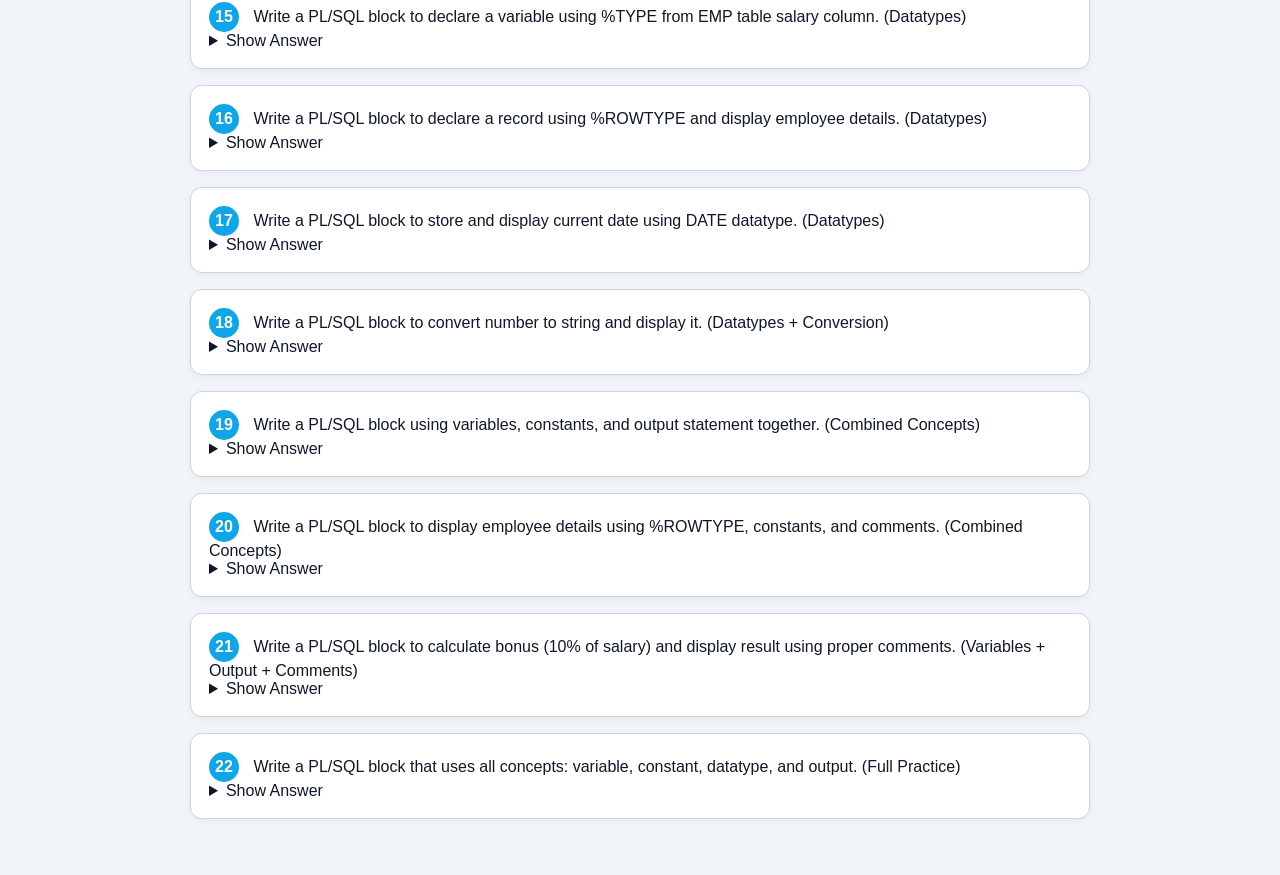
<file: sixteen.html>
<!DOCTYPE html>
<html lang="en">
<head>
    <link rel="stylesheet" href="style.css">
    <meta charset="UTF-8">
    <meta name="viewport" content="width=device-width, initial-scale=1.0">
    <title>PL/SQL Fundamentals Practice</title>
    <style>
       
    </style>
</head>
<body>

    <div class="header">
        <h1>PL/SQL FUNDAMENTALS</h1>
        <a href="javascript:history.back()" class="back-btn">← Go Back</a>
    </div>

    <div class="question-card">
        <span class="q-number">1</span>
        <span class="q-text">Write a PL/SQL block to print your name and city in two separate lines.</span>
        <span class="schema-note">(Output Statement)</span>
        <details>
            <summary>Show Answer</summary>
            <div class="answer-content">
BEGIN
  DBMS_OUTPUT.PUT_LINE('Name: Rahul');
  DBMS_OUTPUT.PUT_LINE('City: Delhi');
END;
            </div>
        </details>
    </div>

    <div class="question-card">
        <span class="q-number">2</span>
        <span class="q-text">Write a PL/SQL block to display numbers from 1 to 5 using DBMS_OUTPUT.PUT_LINE.</span>
        <span class="schema-note">(Output Statement)</span>
        <details>
            <summary>Show Answer</summary>
            <div class="answer-content">
BEGIN
  DBMS_OUTPUT.PUT_LINE(1);
  DBMS_OUTPUT.PUT_LINE(2);
  DBMS_OUTPUT.PUT_LINE(3);
  DBMS_OUTPUT.PUT_LINE(4);
  DBMS_OUTPUT.PUT_LINE(5);
END;
            </div>
        </details>
    </div>

    <div class="question-card">
        <span class="q-number">3</span>
        <span class="q-text">Write a PL/SQL block to print the current system date.</span>
        <span class="schema-note">(Output Statement)</span>
        <details>
            <summary>Show Answer</summary>
            <div class="answer-content">
BEGIN
  DBMS_OUTPUT.PUT_LINE('Today is: ' || SYSDATE);
END;
            </div>
        </details>
    </div>

    <div class="question-card">
        <span class="q-number">4</span>
        <span class="q-text">Write a PL/SQL block to display employee name and salary (use variables).</span>
        <span class="schema-note">(Output + Variables)</span>
        <details>
            <summary>Show Answer</summary>
            <div class="answer-content">
DECLARE
  v_name VARCHAR2(20) := 'SMITH';
  v_sal  NUMBER(7,2) := 800;
BEGIN
  DBMS_OUTPUT.PUT_LINE('Employee: ' || v_name);
  DBMS_OUTPUT.PUT_LINE('Salary: ' || v_sal);
END;
            </div>
        </details>
    </div>

    <div class="question-card">
        <span class="q-number">5</span>
        <span class="q-text">Write a PL/SQL block to declare a variable and assign your age, then display it.</span>
        <span class="schema-note">(Variables)</span>
        <details>
            <summary>Show Answer</summary>
            <div class="answer-content">
DECLARE
  v_age NUMBER(3) := 21;
BEGIN
  DBMS_OUTPUT.PUT_LINE('My age is: ' || v_age);
END;
            </div>
        </details>
    </div>

    <div class="question-card">
        <span class="q-number">6</span>
        <span class="q-text">Write a PL/SQL block to declare two variables and print their sum.</span>
        <span class="schema-note">(Variables)</span>
        <details>
            <summary>Show Answer</summary>
            <div class="answer-content">
DECLARE
  v_num1 NUMBER := 10;
  v_num2 NUMBER := 20;
  v_sum  NUMBER;
BEGIN
  v_sum := v_num1 + v_num2;
  DBMS_OUTPUT.PUT_LINE('Sum is: ' || v_sum);
END;
            </div>
        </details>
    </div>

    <div class="question-card">
        <span class="q-number">7</span>
        <span class="q-text">Write a PL/SQL block to store employee name and salary in variables and display them.</span>
        <span class="schema-note">(Variables)</span>
        <details>
            <summary>Show Answer</summary>
            <div class="answer-content">
DECLARE
  v_ename emp.ename%TYPE;
  v_sal   emp.sal%TYPE;
BEGIN
  SELECT ename, sal INTO v_ename, v_sal 
  FROM emp 
  WHERE empno = 7369;
  
  DBMS_OUTPUT.PUT_LINE('Name: ' || v_ename || ' | Sal: ' || v_sal);
END;
            </div>
        </details>
    </div>

    <div class="question-card">
        <span class="q-number">8</span>
        <span class="q-text">Write a PL/SQL block to swap two numbers using variables.</span>
        <span class="schema-note">(Variables)</span>
        <details>
            <summary>Show Answer</summary>
            <div class="answer-content">
DECLARE
  v_a NUMBER := 10;
  v_b NUMBER := 20;
  v_temp NUMBER;
BEGIN
  v_temp := v_a;
  v_a := v_b;
  v_b := v_temp;
  DBMS_OUTPUT.PUT_LINE('A: ' || v_a || ' B: ' || v_b);
END;
            </div>
        </details>
    </div>

    <div class="question-card">
        <span class="q-number">9</span>
        <span class="q-text">Write a PL/SQL block to calculate area of a rectangle using variables.</span>
        <span class="schema-note">(Variables)</span>
        <details>
            <summary>Show Answer</summary>
            <div class="answer-content">
DECLARE
  v_length NUMBER := 10;
  v_width  NUMBER := 5;
  v_area   NUMBER;
BEGIN
  v_area := v_length * v_width;
  DBMS_OUTPUT.PUT_LINE('Area: ' || v_area);
END;
            </div>
        </details>
    </div>

    <div class="question-card">
        <span class="q-number">10</span>
        <span class="q-text">Write a PL/SQL block to declare a constant value for PI and calculate area of a circle.</span>
        <span class="schema-note">(Constants)</span>
        <details>
            <summary>Show Answer</summary>
            <div class="answer-content">
DECLARE
  c_pi     CONSTANT NUMBER := 3.14159;
  v_radius NUMBER := 5;
  v_area   NUMBER;
BEGIN
  v_area := c_pi * POWER(v_radius, 2);
  DBMS_OUTPUT.PUT_LINE('Circle Area: ' || ROUND(v_area, 2));
END;
            </div>
        </details>
    </div>
    <div class="question-card">
        <span class="q-number">11</span>
        <span class="q-text">Write a PL/SQL block to declare a constant tax rate and calculate total salary after tax.</span>
        <span class="schema-note">(Constants)</span>
        <details>
            <summary>Show Answer</summary>
            <div class="answer-content">
DECLARE
  v_sal      NUMBER(10,2) := 5000;
  c_tax_rate CONSTANT NUMBER(3,2) := 0.10; -- 10% tax
  v_net_sal  NUMBER(10,2);
BEGIN
  v_net_sal := v_sal - (v_sal * c_tax_rate);
  DBMS_OUTPUT.PUT_LINE('Net Salary: ' || v_net_sal);
END;
            </div>
        </details>
    </div>

    <div class="question-card">
        <span class="q-number">12</span>
        <span class="q-text">Write a PL/SQL block where constant value cannot be changed (try modifying and observe error).</span>
        <span class="schema-note">(Constants)</span>
        <details>
            <summary>Show Answer</summary>
            <div class="answer-content">
DECLARE
  c_bonus CONSTANT NUMBER := 500;
BEGIN
  c_bonus := 600; -- This line will cause an error
  DBMS_OUTPUT.PUT_LINE(c_bonus);
END;

-- Error: ORA-06550: expression 'C_BONUS' cannot be used as an assignment target
            </div>
        </details>
    </div>

    <div class="question-card">
        <span class="q-number">13</span>
        <span class="q-text">Write a PL/SQL block to calculate simple interest using constant rate of interest.</span>
        <span class="schema-note">(Constants)</span>
        <details>
            <summary>Show Answer</summary>
            <div class="answer-content">
DECLARE
  v_p    NUMBER := 10000;
  v_t    NUMBER := 2;
  c_r    CONSTANT NUMBER := 7.5;
  v_si   NUMBER;
BEGIN
  v_si := (v_p * v_t * c_r) / 100;
  DBMS_OUTPUT.PUT_LINE('Simple Interest: ' || v_si);
END;
            </div>
        </details>
    </div>

    <div class="question-card">
        <span class="q-number">14</span>
        <span class="q-text">Write a PL/SQL block using different datatypes: NUMBER, VARCHAR2, DATE.</span>
        <span class="schema-note">(Datatypes)</span>
        <details>
            <summary>Show Answer</summary>
            <div class="answer-content">
DECLARE
  v_id    NUMBER := 101;
  v_name  VARCHAR2(30) := 'John Doe';
  v_today DATE := SYSDATE;
BEGIN
  DBMS_OUTPUT.PUT_LINE('ID: ' || v_id);
  DBMS_OUTPUT.PUT_LINE('Name: ' || v_name);
  DBMS_OUTPUT.PUT_LINE('Date: ' || v_today);
END;
            </div>
        </details>
    </div>

    <div class="question-card">
        <span class="q-number">15</span>
        <span class="q-text">Write a PL/SQL block to declare a variable using %TYPE from EMP table salary column.</span>
        <span class="schema-note">(Datatypes)</span>
        <details>
            <summary>Show Answer</summary>
            <div class="answer-content">
DECLARE
  v_salary EMP.SAL%TYPE;
BEGIN
  SELECT SAL INTO v_salary FROM EMP WHERE EMPNO = 7902;
  DBMS_OUTPUT.PUT_LINE('Salary using %TYPE: ' || v_salary);
END;
            </div>
        </details>
    </div>

    <div class="question-card">
        <span class="q-number">16</span>
        <span class="q-text">Write a PL/SQL block to declare a record using %ROWTYPE and display employee details.</span>
        <span class="schema-note">(Datatypes)</span>
        <details>
            <summary>Show Answer</summary>
            <div class="answer-content">
DECLARE
  v_emp_rec EMP%ROWTYPE;
BEGIN
  SELECT * INTO v_emp_rec FROM EMP WHERE EMPNO = 7788;
  DBMS_OUTPUT.PUT_LINE('Name: ' || v_emp_rec.ENAME);
  DBMS_OUTPUT.PUT_LINE('Job: ' || v_emp_rec.JOB);
  DBMS_OUTPUT.PUT_LINE('Dept: ' || v_emp_rec.DEPTNO);
END;
            </div>
        </details>
    </div>

    <div class="question-card">
        <span class="q-number">17</span>
        <span class="q-text">Write a PL/SQL block to store and display current date using DATE datatype.</span>
        <span class="schema-note">(Datatypes)</span>
        <details>
            <summary>Show Answer</summary>
            <div class="answer-content">
DECLARE
  v_curr_date DATE := SYSDATE;
BEGIN
  DBMS_OUTPUT.PUT_LINE('Current System Date: ' || v_curr_date);
END;
            </div>
        </details>
    </div>

    <div class="question-card">
        <span class="q-number">18</span>
        <span class="q-text">Write a PL/SQL block to convert number to string and display it.</span>
        <span class="schema-note">(Datatypes + Conversion)</span>
        <details>
            <summary>Show Answer</summary>
            <div class="answer-content">
DECLARE
  v_num NUMBER := 1234;
  v_str VARCHAR2(10);
BEGIN
  v_str := TO_CHAR(v_num);
  DBMS_OUTPUT.PUT_LINE('Converted String: ' || v_str);
END;
            </div>
        </details>
    </div>

    <div class="question-card">
        <span class="q-number">19</span>
        <span class="q-text">Write a PL/SQL block using variables, constants, and output statement together.</span>
        <span class="schema-note">(Combined Concepts)</span>
        <details>
            <summary>Show Answer</summary>
            <div class="answer-content">
DECLARE
  c_org_name CONSTANT VARCHAR2(20) := 'Oracle Corp';
  v_user_name VARCHAR2(20) := 'SCOTT';
BEGIN
  DBMS_OUTPUT.PUT_LINE('Welcome ' || v_user_name || ' to ' || c_org_name);
END;
            </div>
        </details>
    </div>

    <div class="question-card">
        <span class="q-number">20</span>
        <span class="q-text">Write a PL/SQL block to display employee details using %ROWTYPE, constants, and comments.</span>
        <span class="schema-note">(Combined Concepts)</span>
        <details>
            <summary>Show Answer</summary>
            <div class="answer-content">
DECLARE
  -- Declare constant for formatting
  c_label CONSTANT VARCHAR2(10) := 'EMP INFO: ';
  v_rec   EMP%ROWTYPE;
BEGIN
  /* Fetch data for a specific employee */
  SELECT * INTO v_rec FROM EMP WHERE EMPNO = 7839;
  
  -- Print details
  DBMS_OUTPUT.PUT_LINE(c_label || v_rec.ENAME || ' works as ' || v_rec.JOB);
END;
            </div>
        </details>
    </div>
    <div class="question-card">
        <span class="q-number">21</span>
        <span class="q-text">Write a PL/SQL block to calculate bonus (10% of salary) and display result using proper comments.</span>
        <span class="schema-note">(Variables + Output + Comments)</span>
        <details>
            <summary>Show Answer</summary>
            <div class="answer-content">
DECLARE
  v_sal   NUMBER(10,2) := 3000; -- Original Salary
  v_bonus NUMBER(10,2);        -- Variable to store calculated bonus
BEGIN
  -- Calculate 10% bonus
  v_bonus := v_sal * 0.10;
  
  /* Output the final result 
     to the console */
  DBMS_OUTPUT.PUT_LINE('Bonus Amount: ' || v_bonus);
END;
            </div>
        </details>
    </div>

    <div class="question-card">
        <span class="q-number">22</span>
        <span class="q-text">Write a PL/SQL block that uses all concepts: variable, constant, datatype, and output.</span>
        <span class="schema-note">(Full Practice)</span>
        <details>
            <summary>Show Answer</summary>
            <div class="answer-content">
DECLARE
  -- Constant declaration
  c_company   CONSTANT VARCHAR2(30) := 'Tech Solutions';
  
  -- Variable using %TYPE datatype
  v_emp_name  EMP.ENAME%TYPE;
  
  -- Standard variable
  v_project_count NUMBER := 5;
BEGIN
  -- Data Retrieval
  SELECT ENAME INTO v_emp_name FROM EMP WHERE EMPNO = 7839;
  
  -- Output combined results
  DBMS_OUTPUT.PUT_LINE('Company: ' || c_company);
  DBMS_OUTPUT.PUT_LINE('Employee: ' || v_emp_name);
  DBMS_OUTPUT.PUT_LINE('Assigned Projects: ' || v_project_count);
END;
            </div>
        </details>
    </div>

</body>
</html>
</file>
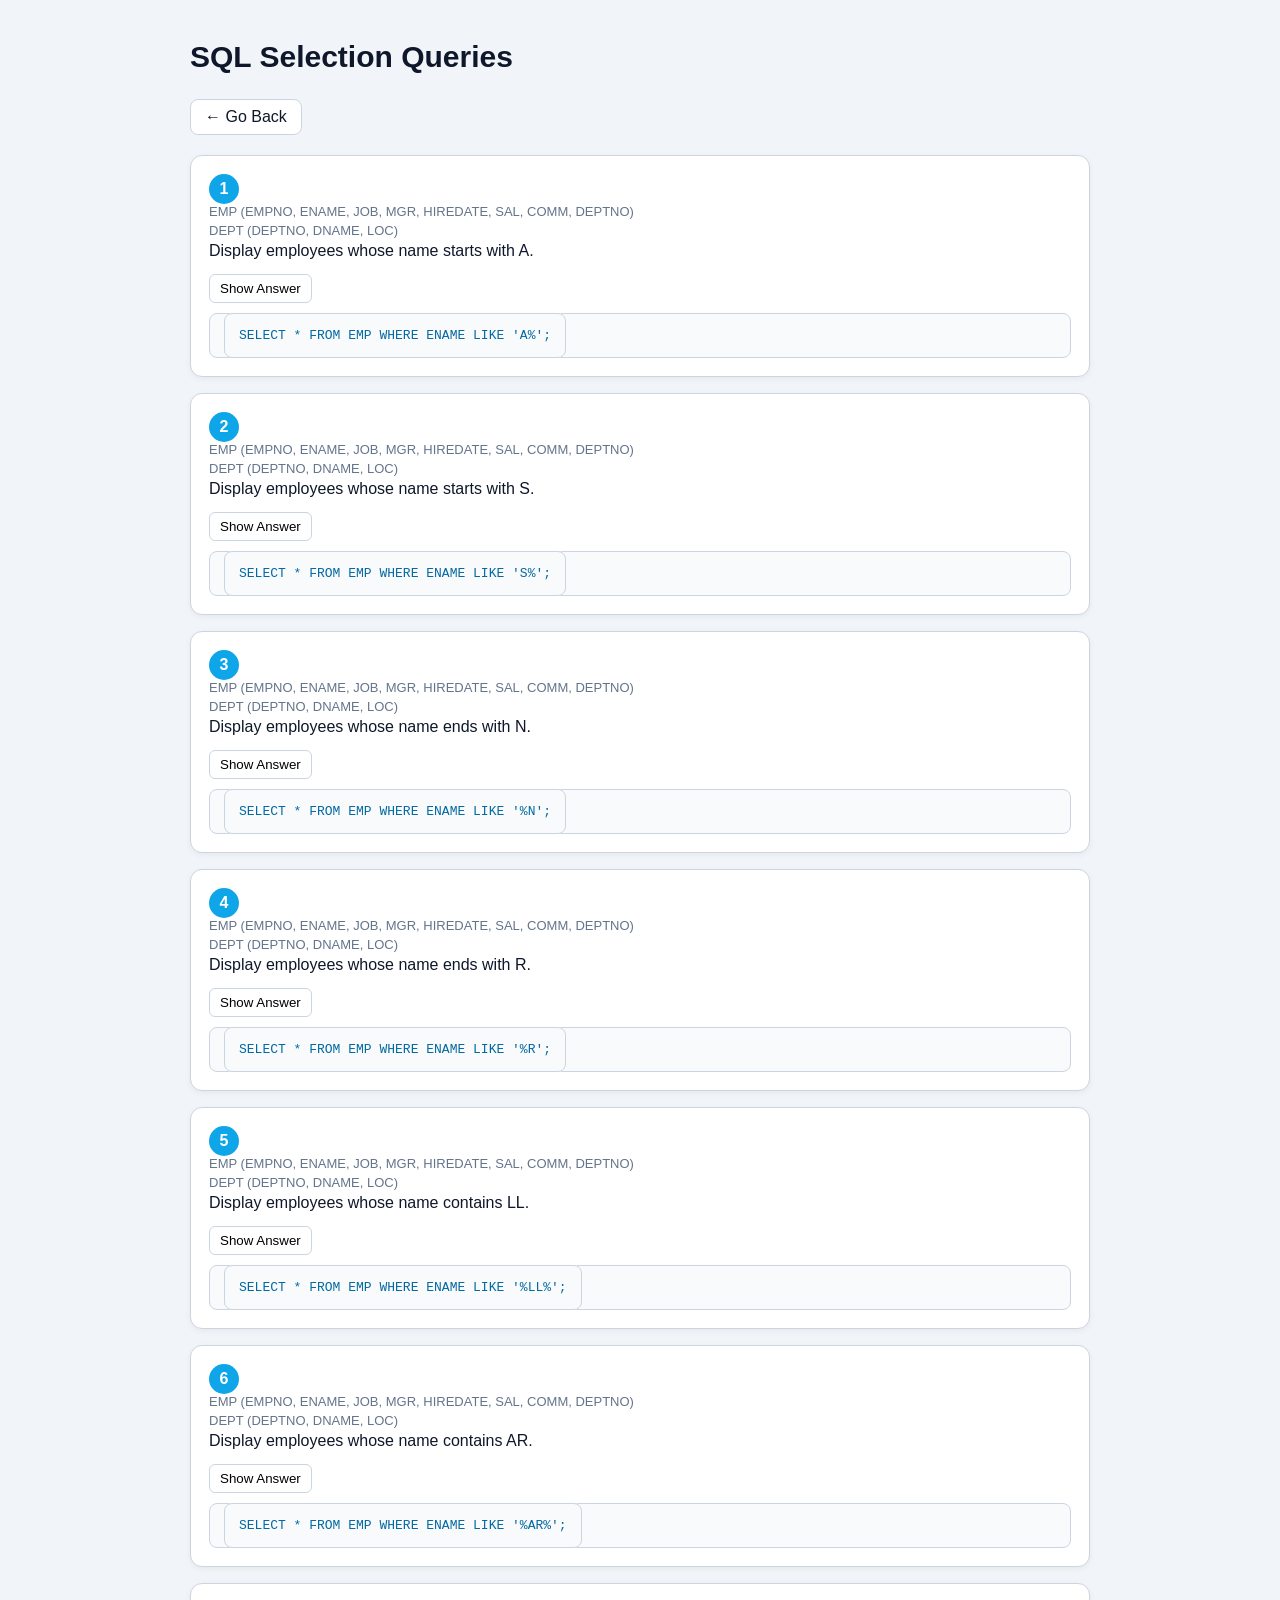
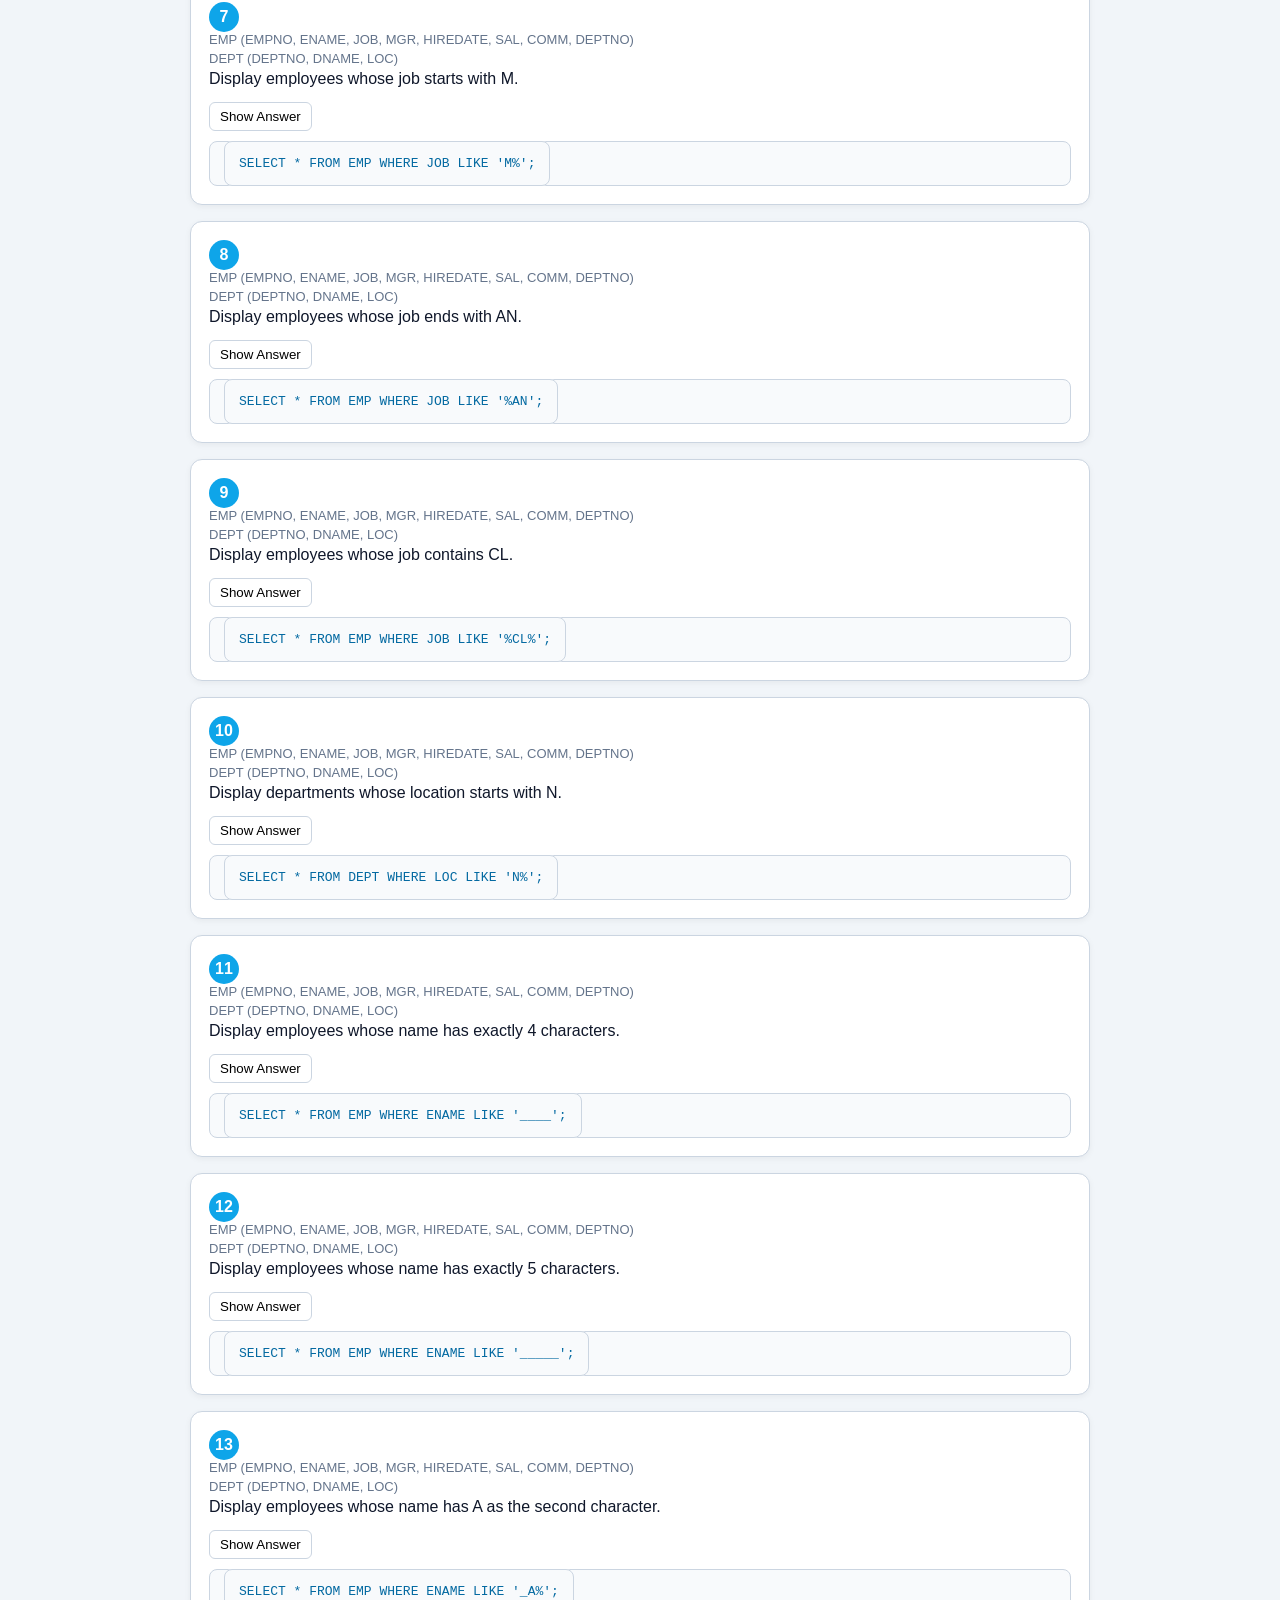
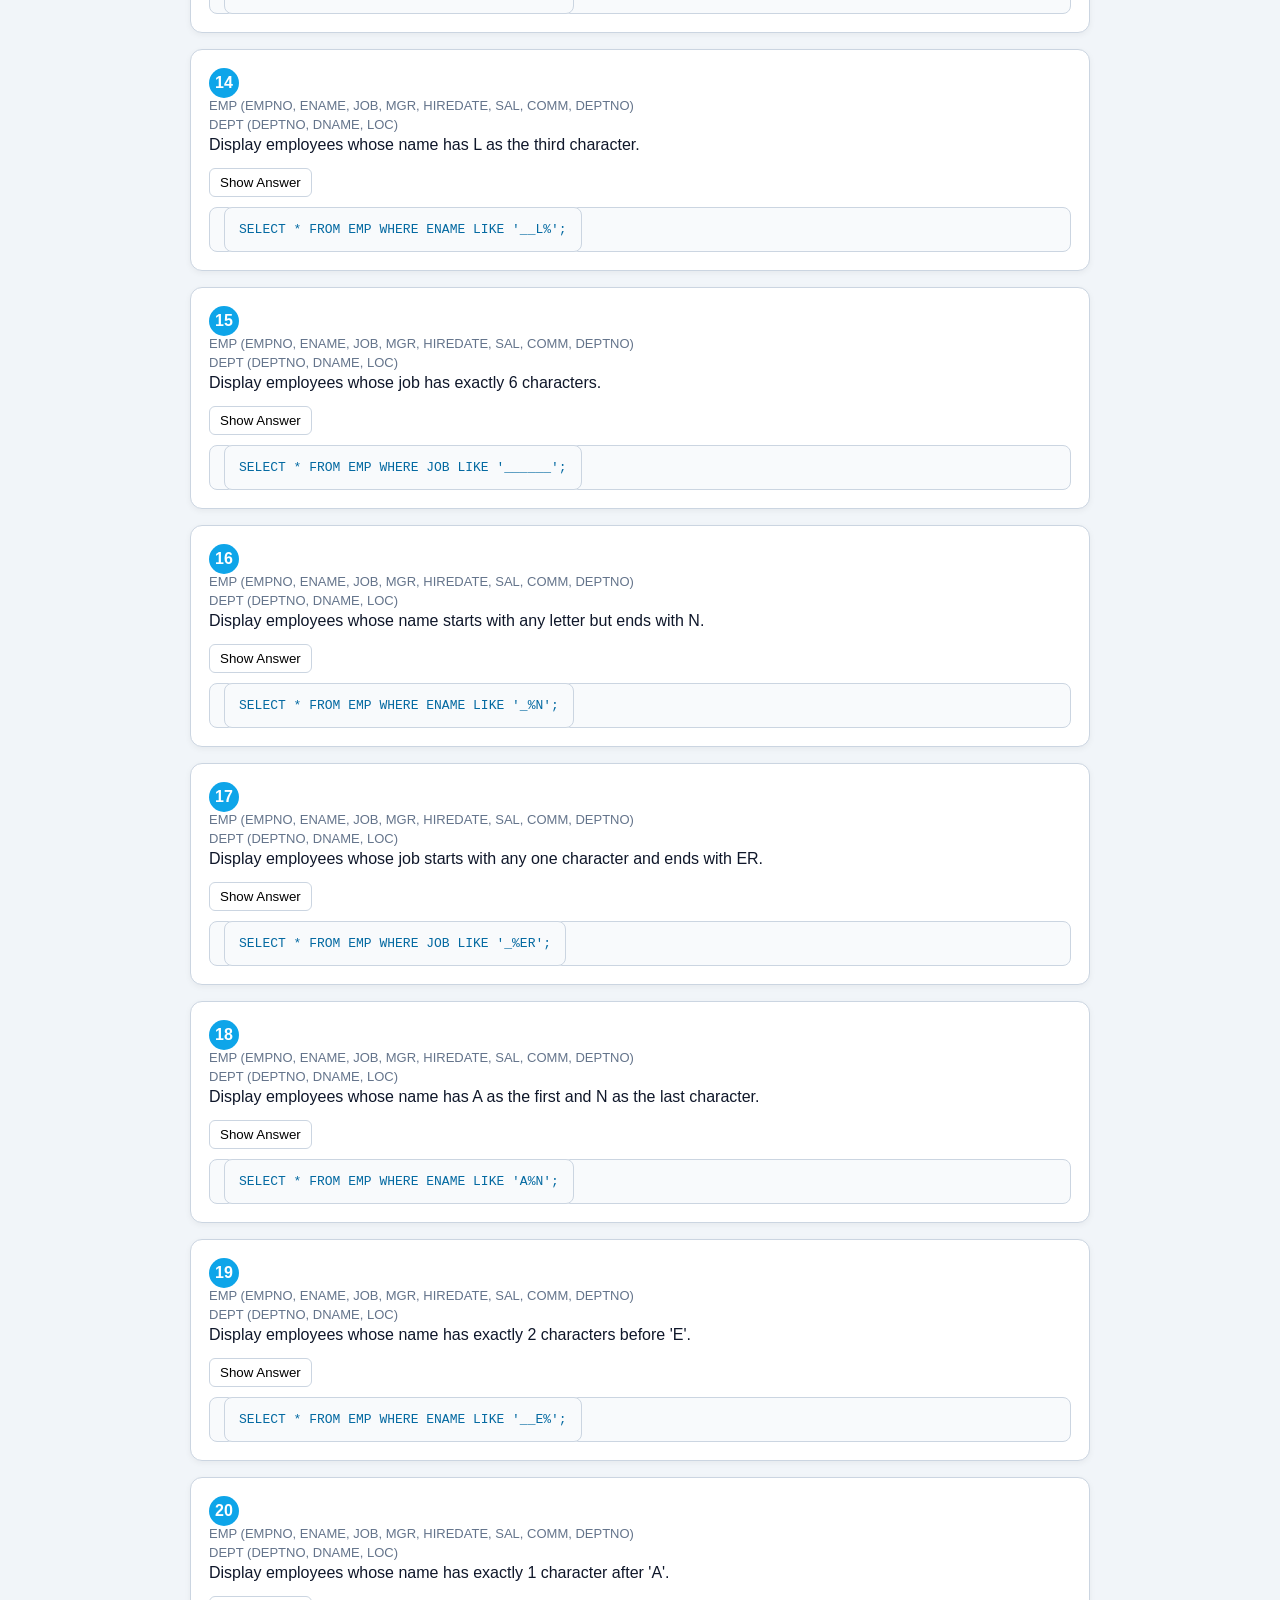
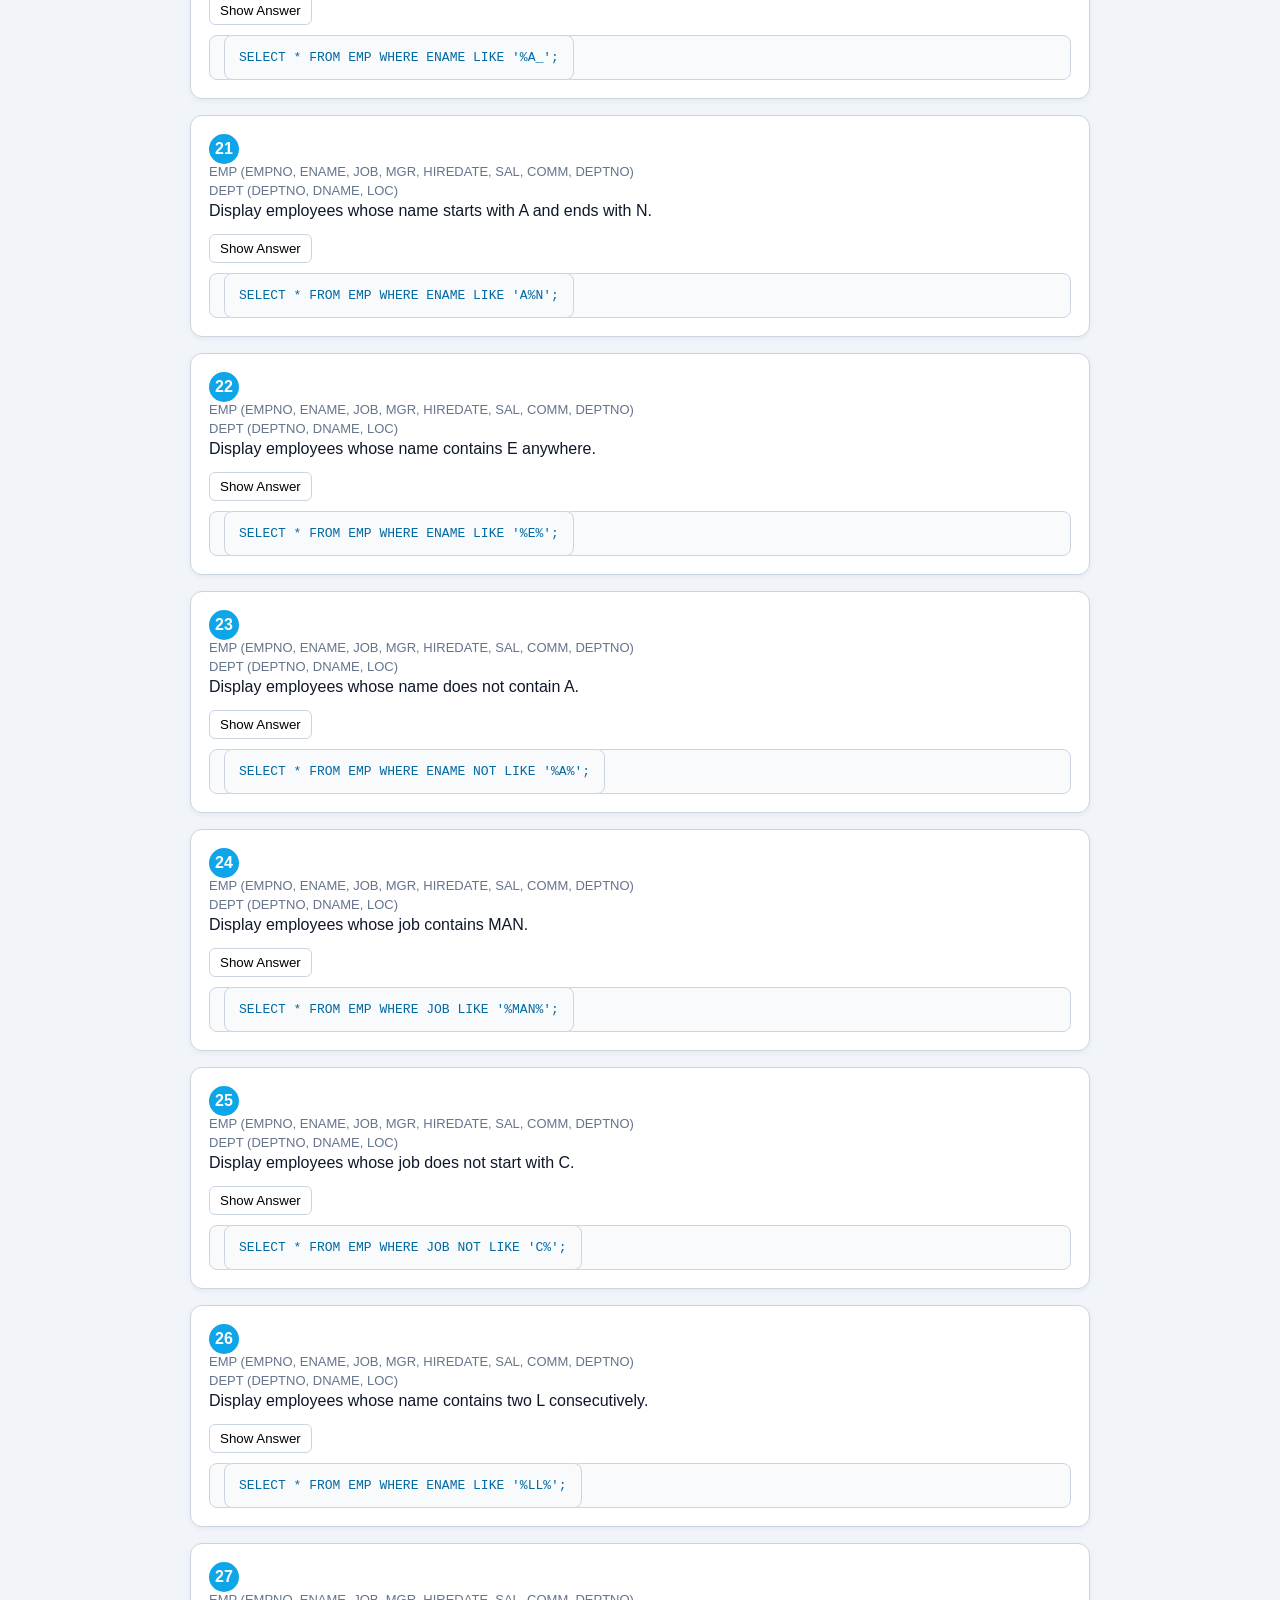
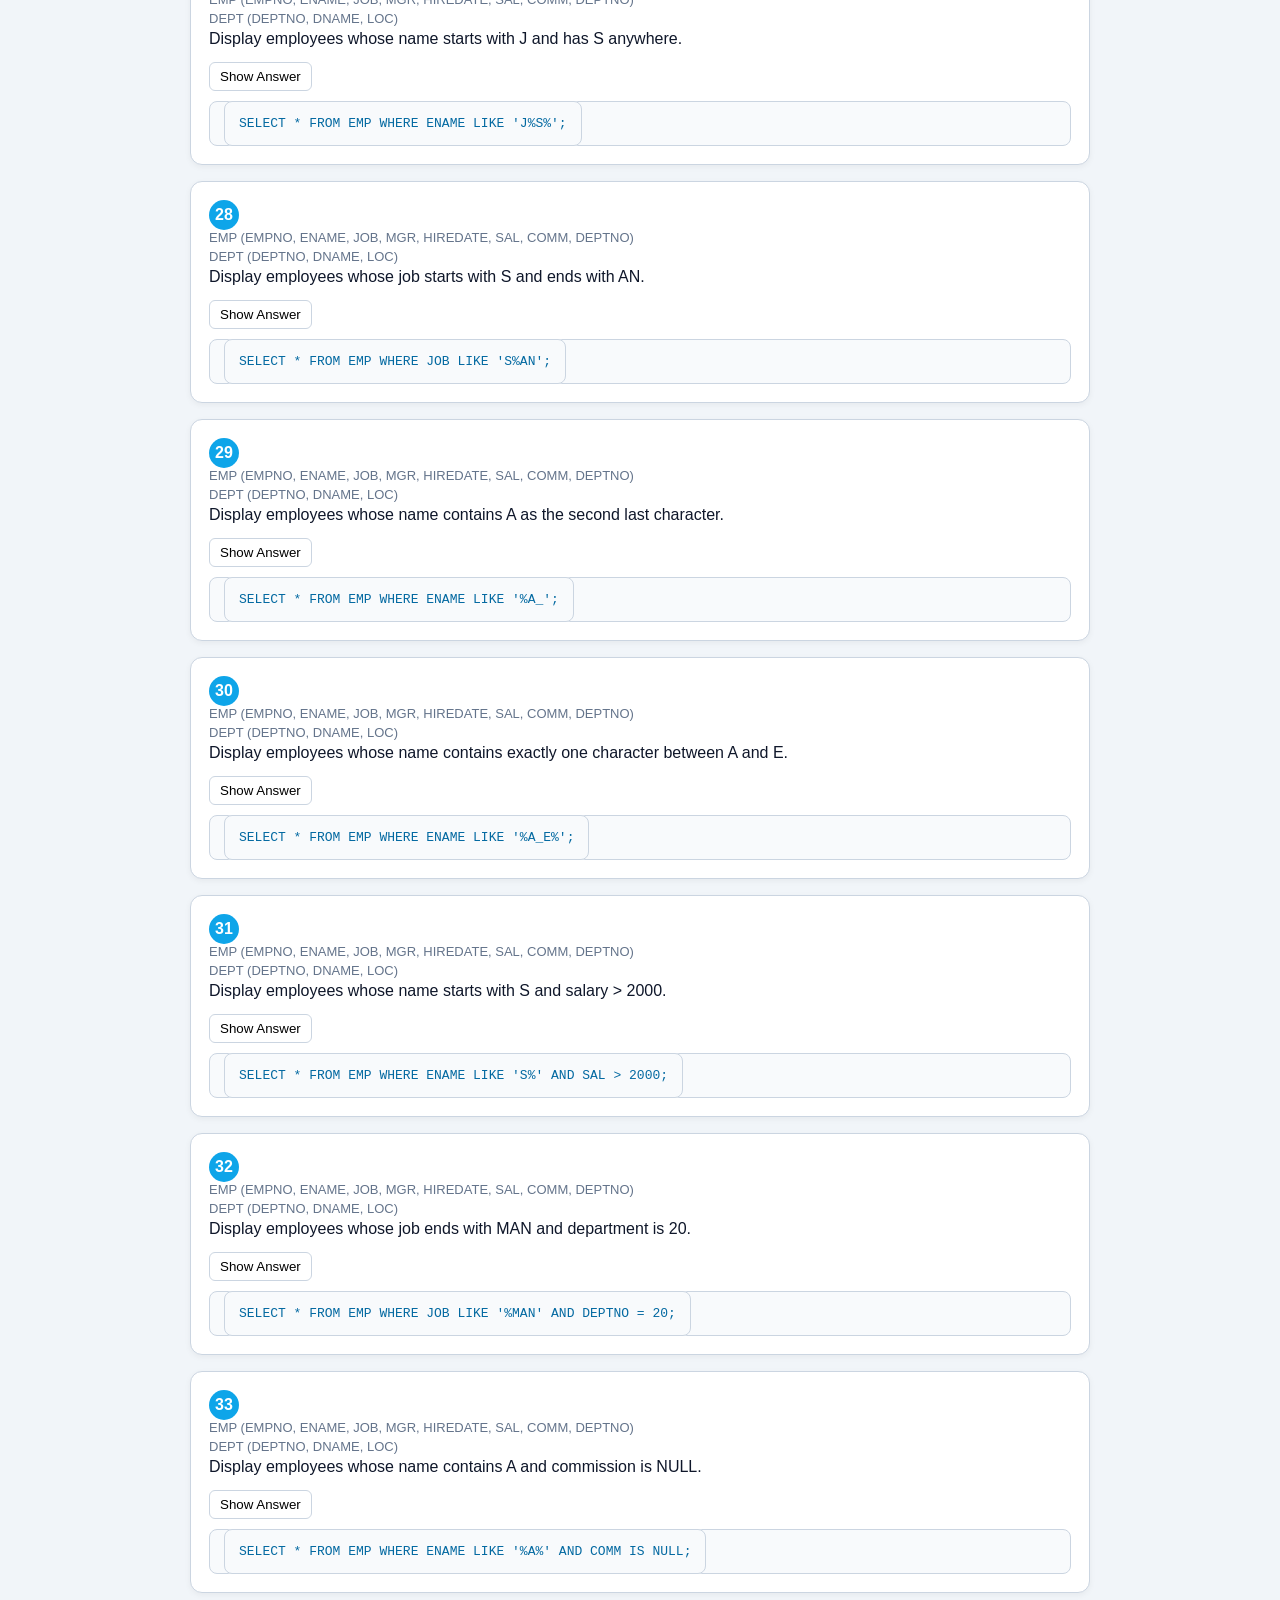
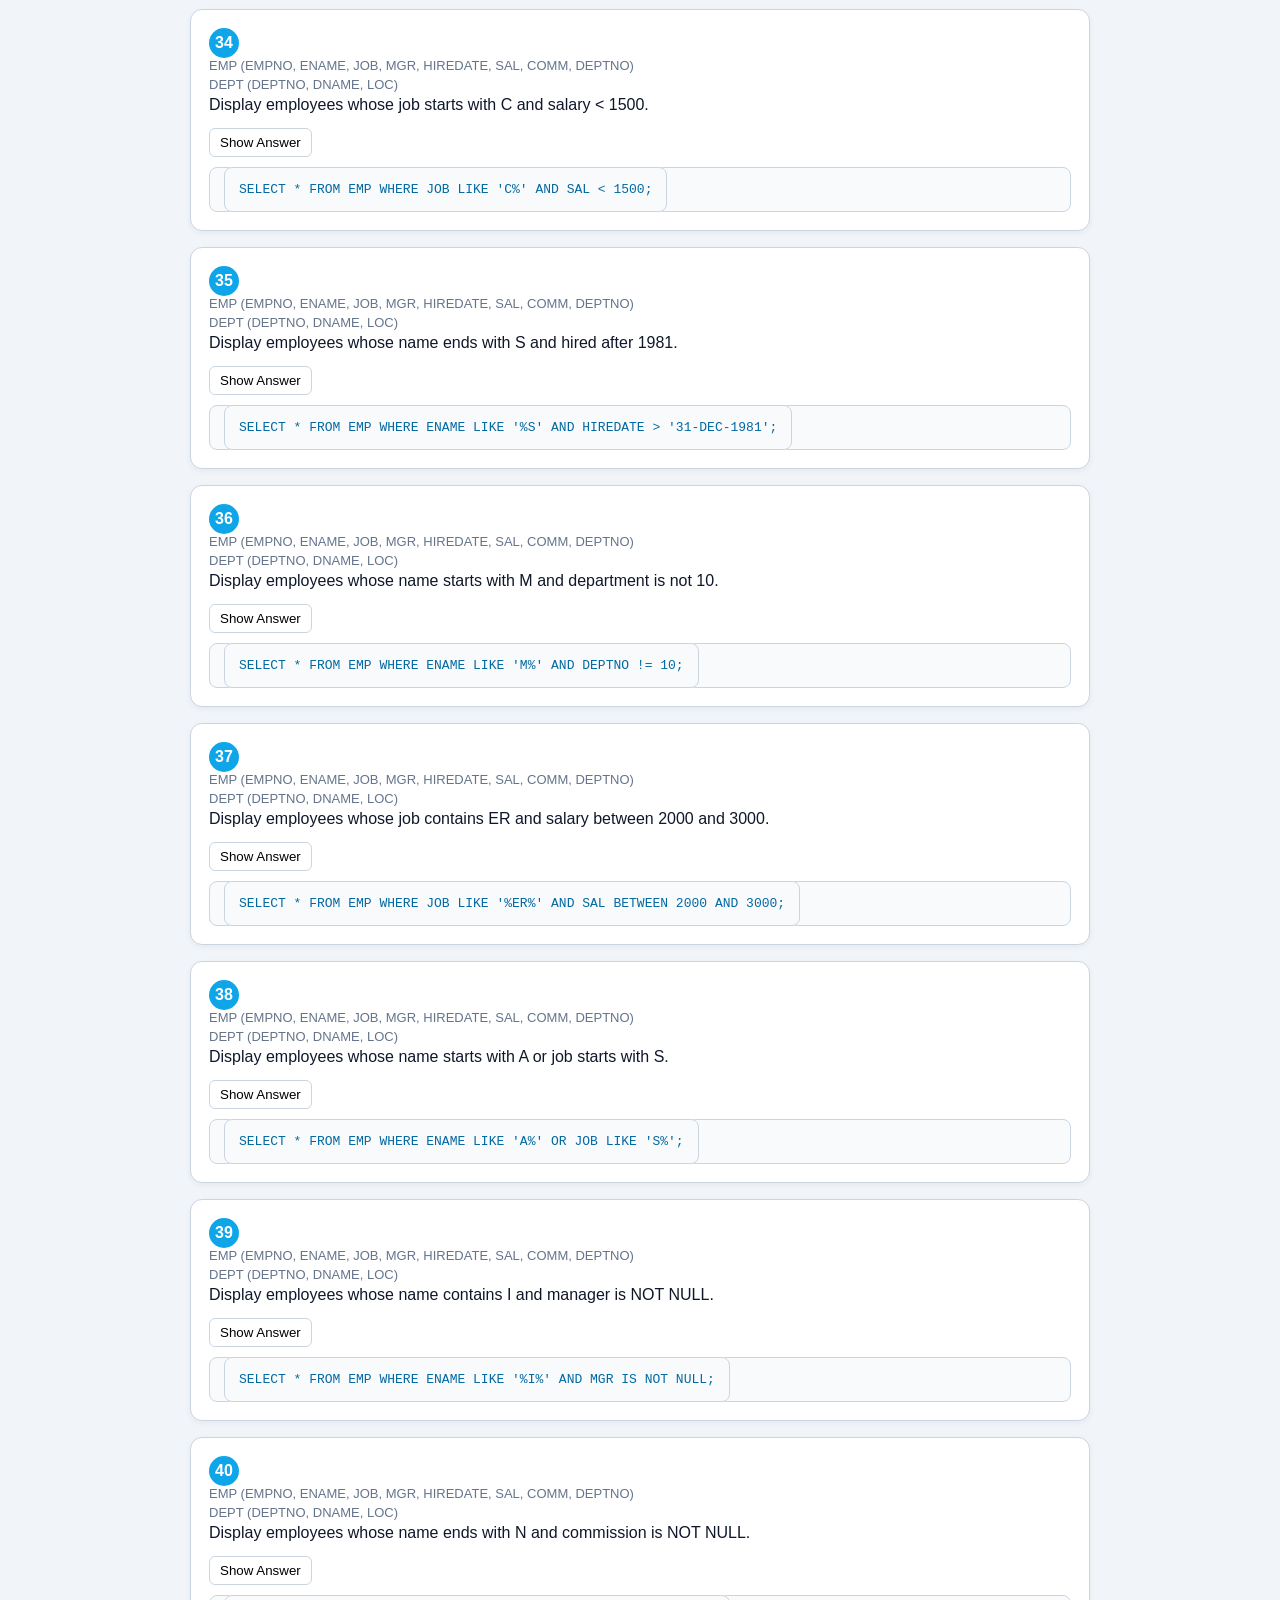
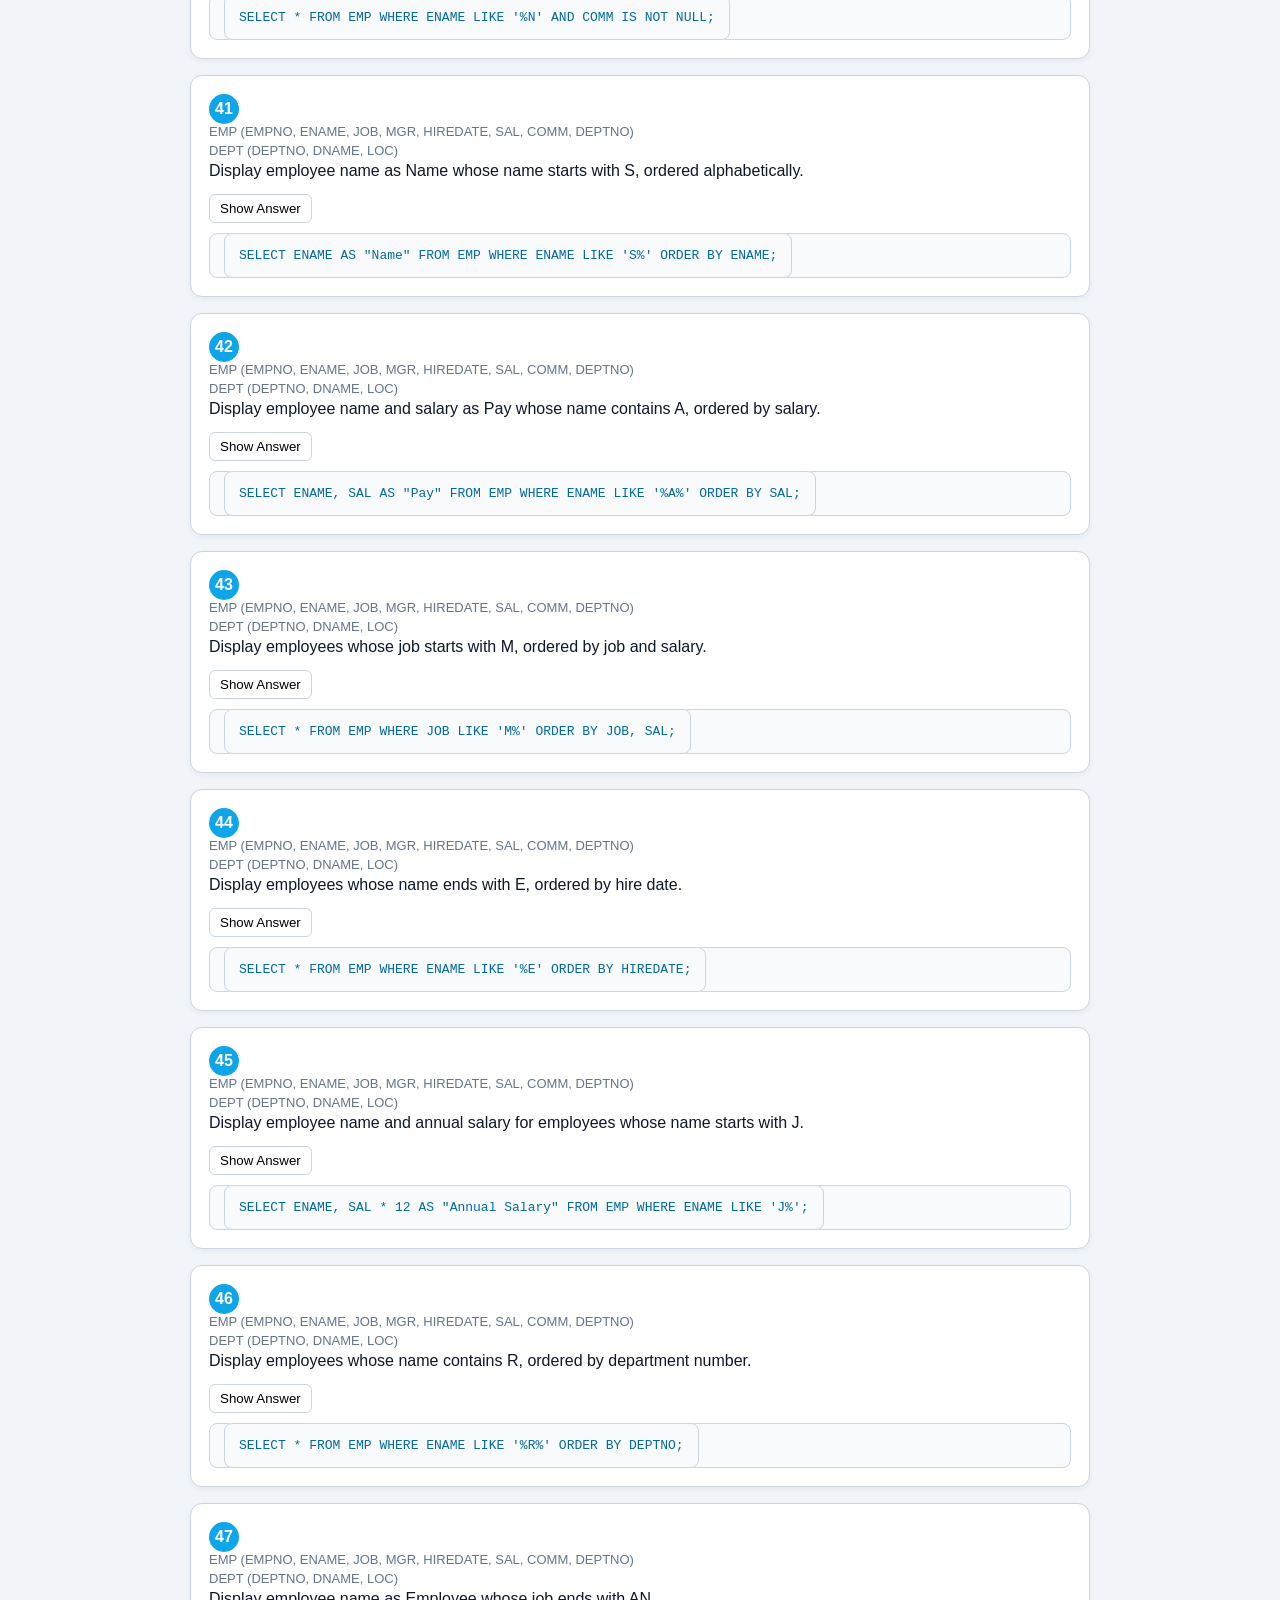
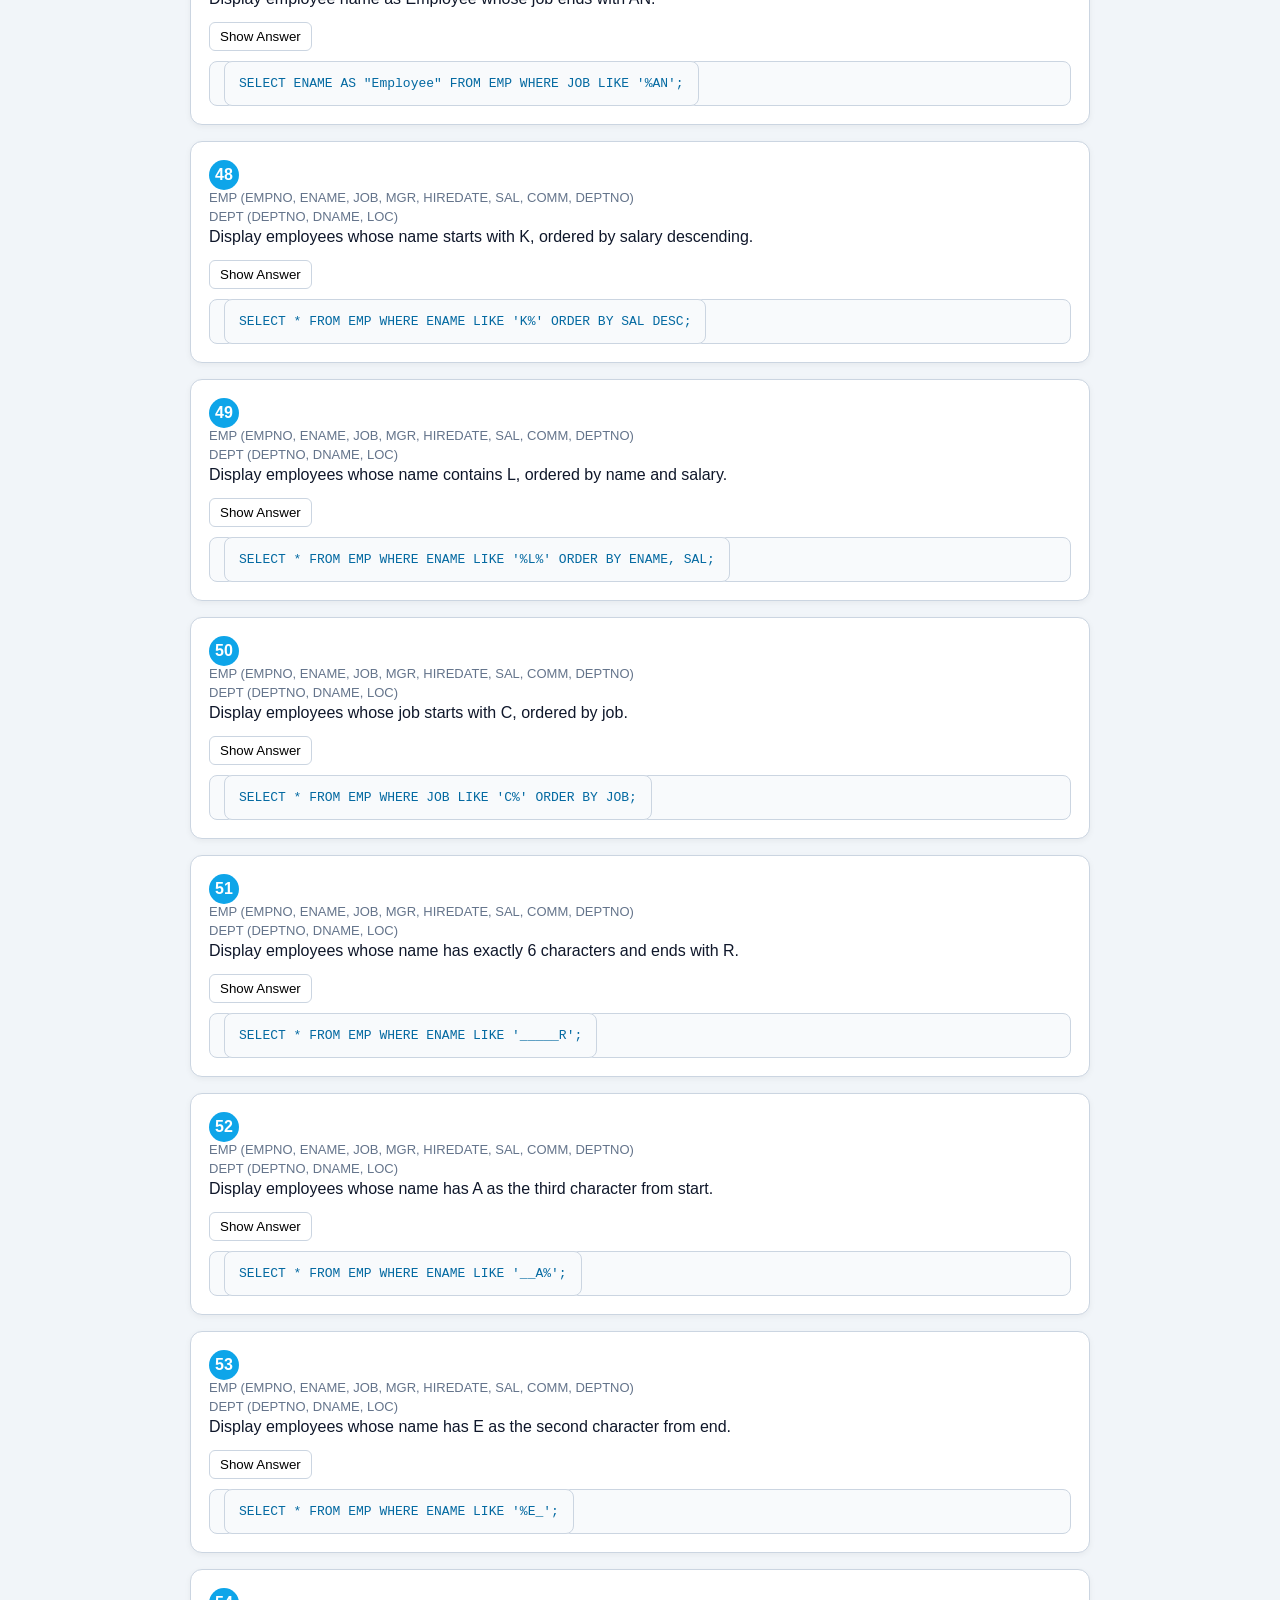
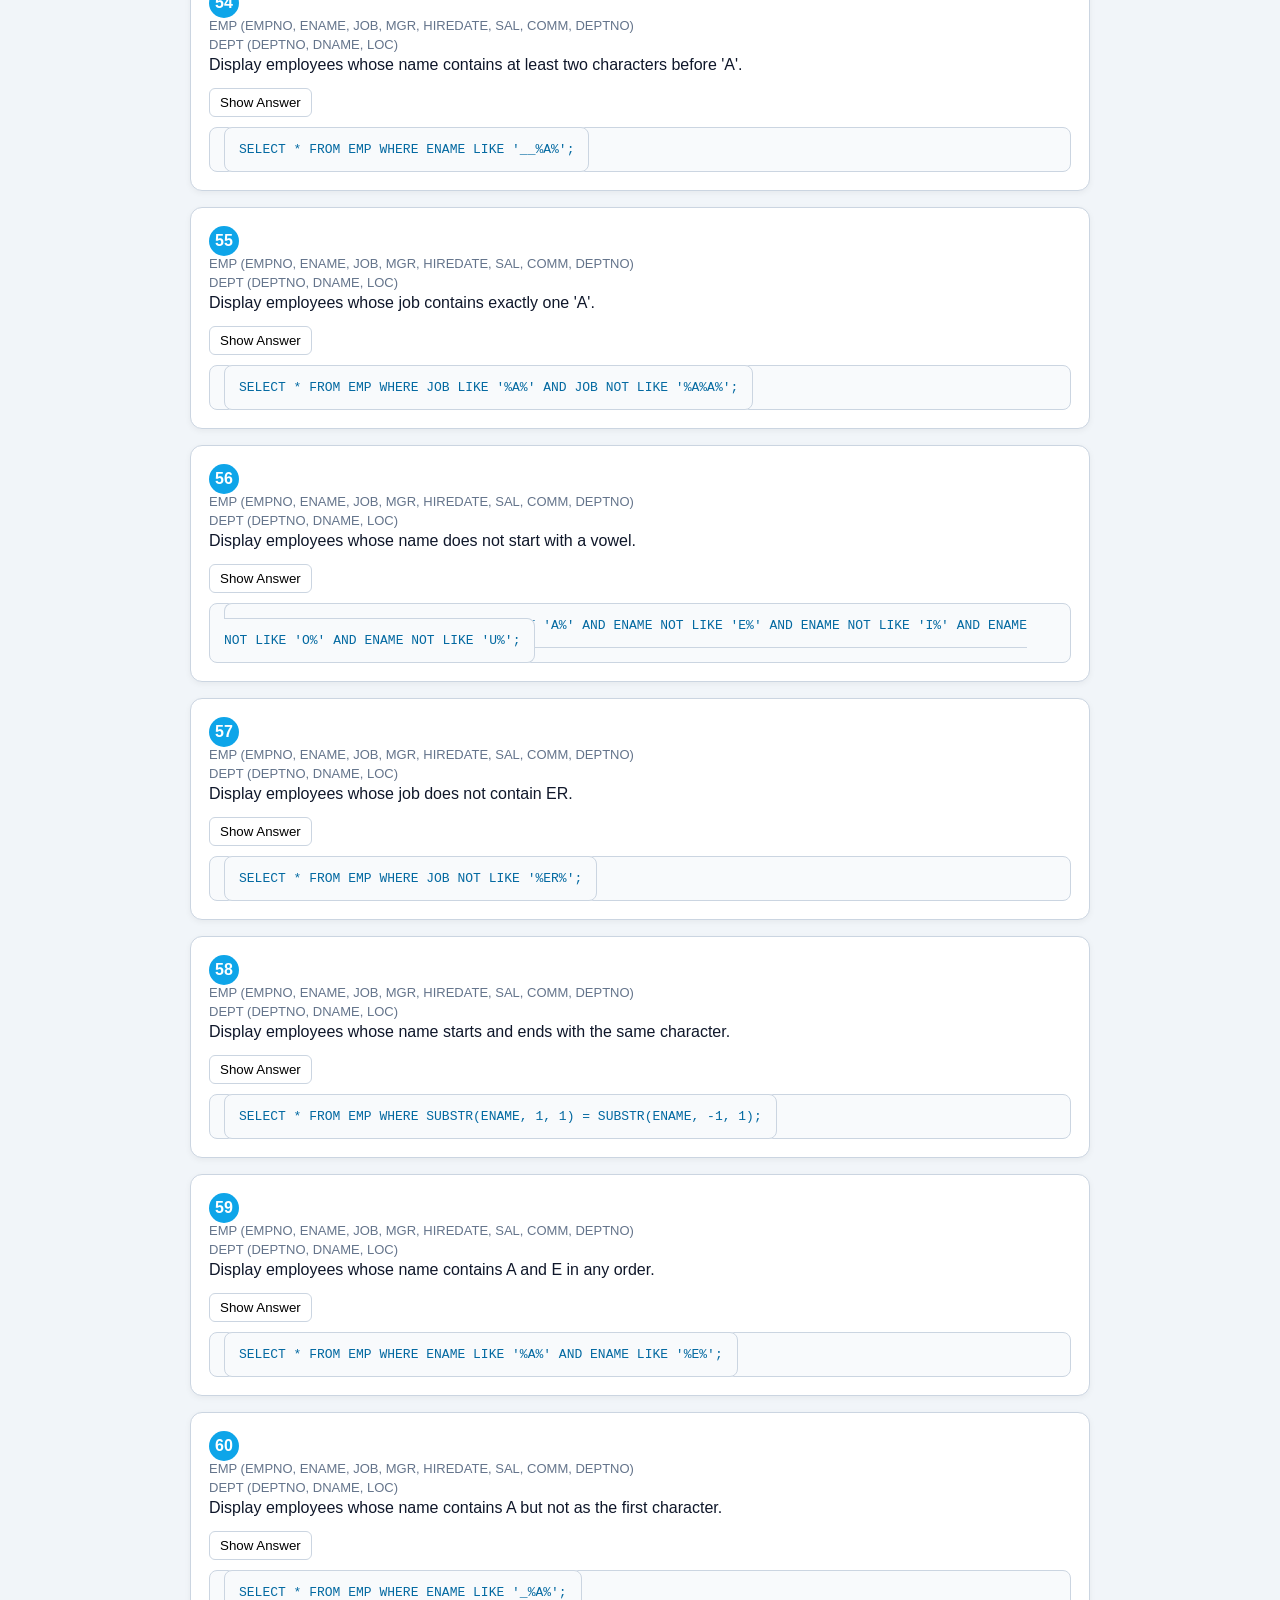
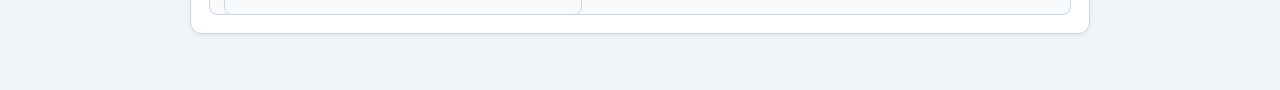
<file: sixth.html>
<!DOCTYPE html>
<html lang="en">
<head>
    <link rel="stylesheet" href="style.css">
    <meta charset="UTF-8">
    <meta name="viewport" content="width=device-width, initial-scale=1.0">
    <title>SQL Selection Queries - Wildcards</title>
    <style>
       
    </style>
</head>
<body>

<div class="container">
    <header>
        <h1>SQL Selection Queries</h1>
        <a href="javascript:history.back()" class="back-btn">← Go Back</a>
    </header>

    <div class="card">
        <div class="q-number">1</div>
        <div class="table-schema">EMP (EMPNO, ENAME, JOB, MGR, HIREDATE, SAL, COMM, DEPTNO)</div>
        <div class="table-schema">DEPT (DEPTNO, DNAME, LOC)</div>
        <div class="question-text">Display employees whose name starts with A.</div>
        <div class="answer-section">
            <button class="dropdown-trigger" onclick="toggleAnswer(this)">Show Answer</button>
            <div class="answer-content">
                <code>SELECT * FROM EMP WHERE ENAME LIKE 'A%';</code>
            </div>
        </div>
    </div>

    <div class="card">
        <div class="q-number">2</div>
        <div class="table-schema">EMP (EMPNO, ENAME, JOB, MGR, HIREDATE, SAL, COMM, DEPTNO)</div>
        <div class="table-schema">DEPT (DEPTNO, DNAME, LOC)</div>
        <div class="question-text">Display employees whose name starts with S.</div>
        <div class="answer-section">
            <button class="dropdown-trigger" onclick="toggleAnswer(this)">Show Answer</button>
            <div class="answer-content">
                <code>SELECT * FROM EMP WHERE ENAME LIKE 'S%';</code>
            </div>
        </div>
    </div>

    <div class="card">
        <div class="q-number">3</div>
        <div class="table-schema">EMP (EMPNO, ENAME, JOB, MGR, HIREDATE, SAL, COMM, DEPTNO)</div>
        <div class="table-schema">DEPT (DEPTNO, DNAME, LOC)</div>
        <div class="question-text">Display employees whose name ends with N.</div>
        <div class="answer-section">
            <button class="dropdown-trigger" onclick="toggleAnswer(this)">Show Answer</button>
            <div class="answer-content">
                <code>SELECT * FROM EMP WHERE ENAME LIKE '%N';</code>
            </div>
        </div>
    </div>

    <div class="card">
        <div class="q-number">4</div>
        <div class="table-schema">EMP (EMPNO, ENAME, JOB, MGR, HIREDATE, SAL, COMM, DEPTNO)</div>
        <div class="table-schema">DEPT (DEPTNO, DNAME, LOC)</div>
        <div class="question-text">Display employees whose name ends with R.</div>
        <div class="answer-section">
            <button class="dropdown-trigger" onclick="toggleAnswer(this)">Show Answer</button>
            <div class="answer-content">
                <code>SELECT * FROM EMP WHERE ENAME LIKE '%R';</code>
            </div>
        </div>
    </div>

    <div class="card">
        <div class="q-number">5</div>
        <div class="table-schema">EMP (EMPNO, ENAME, JOB, MGR, HIREDATE, SAL, COMM, DEPTNO)</div>
        <div class="table-schema">DEPT (DEPTNO, DNAME, LOC)</div>
        <div class="question-text">Display employees whose name contains LL.</div>
        <div class="answer-section">
            <button class="dropdown-trigger" onclick="toggleAnswer(this)">Show Answer</button>
            <div class="answer-content">
                <code>SELECT * FROM EMP WHERE ENAME LIKE '%LL%';</code>
            </div>
        </div>
    </div>

    <div class="card">
        <div class="q-number">6</div>
        <div class="table-schema">EMP (EMPNO, ENAME, JOB, MGR, HIREDATE, SAL, COMM, DEPTNO)</div>
        <div class="table-schema">DEPT (DEPTNO, DNAME, LOC)</div>
        <div class="question-text">Display employees whose name contains AR.</div>
        <div class="answer-section">
            <button class="dropdown-trigger" onclick="toggleAnswer(this)">Show Answer</button>
            <div class="answer-content">
                <code>SELECT * FROM EMP WHERE ENAME LIKE '%AR%';</code>
            </div>
        </div>
    </div>

    <div class="card">
        <div class="q-number">7</div>
        <div class="table-schema">EMP (EMPNO, ENAME, JOB, MGR, HIREDATE, SAL, COMM, DEPTNO)</div>
        <div class="table-schema">DEPT (DEPTNO, DNAME, LOC)</div>
        <div class="question-text">Display employees whose job starts with M.</div>
        <div class="answer-section">
            <button class="dropdown-trigger" onclick="toggleAnswer(this)">Show Answer</button>
            <div class="answer-content">
                <code>SELECT * FROM EMP WHERE JOB LIKE 'M%';</code>
            </div>
        </div>
    </div>

    <div class="card">
        <div class="q-number">8</div>
        <div class="table-schema">EMP (EMPNO, ENAME, JOB, MGR, HIREDATE, SAL, COMM, DEPTNO)</div>
        <div class="table-schema">DEPT (DEPTNO, DNAME, LOC)</div>
        <div class="question-text">Display employees whose job ends with AN.</div>
        <div class="answer-section">
            <button class="dropdown-trigger" onclick="toggleAnswer(this)">Show Answer</button>
            <div class="answer-content">
                <code>SELECT * FROM EMP WHERE JOB LIKE '%AN';</code>
            </div>
        </div>
    </div>

    <div class="card">
        <div class="q-number">9</div>
        <div class="table-schema">EMP (EMPNO, ENAME, JOB, MGR, HIREDATE, SAL, COMM, DEPTNO)</div>
        <div class="table-schema">DEPT (DEPTNO, DNAME, LOC)</div>
        <div class="question-text">Display employees whose job contains CL.</div>
        <div class="answer-section">
            <button class="dropdown-trigger" onclick="toggleAnswer(this)">Show Answer</button>
            <div class="answer-content">
                <code>SELECT * FROM EMP WHERE JOB LIKE '%CL%';</code>
            </div>
        </div>
    </div>

    <div class="card">
        <div class="q-number">10</div>
        <div class="table-schema">EMP (EMPNO, ENAME, JOB, MGR, HIREDATE, SAL, COMM, DEPTNO)</div>
        <div class="table-schema">DEPT (DEPTNO, DNAME, LOC)</div>
        <div class="question-text">Display departments whose location starts with N.</div>
        <div class="answer-section">
            <button class="dropdown-trigger" onclick="toggleAnswer(this)">Show Answer</button>
            <div class="answer-content">
                <code>SELECT * FROM DEPT WHERE LOC LIKE 'N%';</code>
            </div>
        </div>
    </div>
    <div class="card">
        <div class="q-number">11</div>
        <div class="table-schema">EMP (EMPNO, ENAME, JOB, MGR, HIREDATE, SAL, COMM, DEPTNO)</div>
        <div class="table-schema">DEPT (DEPTNO, DNAME, LOC)</div>
        <div class="question-text">Display employees whose name has exactly 4 characters.</div>
        <div class="answer-section">
            <button class="dropdown-trigger" onclick="toggleAnswer(this)">Show Answer</button>
            <div class="answer-content">
                <code>SELECT * FROM EMP WHERE ENAME LIKE '____';</code>
            </div>
        </div>
    </div>

    <div class="card">
        <div class="q-number">12</div>
        <div class="table-schema">EMP (EMPNO, ENAME, JOB, MGR, HIREDATE, SAL, COMM, DEPTNO)</div>
        <div class="table-schema">DEPT (DEPTNO, DNAME, LOC)</div>
        <div class="question-text">Display employees whose name has exactly 5 characters.</div>
        <div class="answer-section">
            <button class="dropdown-trigger" onclick="toggleAnswer(this)">Show Answer</button>
            <div class="answer-content">
                <code>SELECT * FROM EMP WHERE ENAME LIKE '_____';</code>
            </div>
        </div>
    </div>

    <div class="card">
        <div class="q-number">13</div>
        <div class="table-schema">EMP (EMPNO, ENAME, JOB, MGR, HIREDATE, SAL, COMM, DEPTNO)</div>
        <div class="table-schema">DEPT (DEPTNO, DNAME, LOC)</div>
        <div class="question-text">Display employees whose name has A as the second character.</div>
        <div class="answer-section">
            <button class="dropdown-trigger" onclick="toggleAnswer(this)">Show Answer</button>
            <div class="answer-content">
                <code>SELECT * FROM EMP WHERE ENAME LIKE '_A%';</code>
            </div>
        </div>
    </div>

    <div class="card">
        <div class="q-number">14</div>
        <div class="table-schema">EMP (EMPNO, ENAME, JOB, MGR, HIREDATE, SAL, COMM, DEPTNO)</div>
        <div class="table-schema">DEPT (DEPTNO, DNAME, LOC)</div>
        <div class="question-text">Display employees whose name has L as the third character.</div>
        <div class="answer-section">
            <button class="dropdown-trigger" onclick="toggleAnswer(this)">Show Answer</button>
            <div class="answer-content">
                <code>SELECT * FROM EMP WHERE ENAME LIKE '__L%';</code>
            </div>
        </div>
    </div>

    <div class="card">
        <div class="q-number">15</div>
        <div class="table-schema">EMP (EMPNO, ENAME, JOB, MGR, HIREDATE, SAL, COMM, DEPTNO)</div>
        <div class="table-schema">DEPT (DEPTNO, DNAME, LOC)</div>
        <div class="question-text">Display employees whose job has exactly 6 characters.</div>
        <div class="answer-section">
            <button class="dropdown-trigger" onclick="toggleAnswer(this)">Show Answer</button>
            <div class="answer-content">
                <code>SELECT * FROM EMP WHERE JOB LIKE '______';</code>
            </div>
        </div>
    </div>

    <div class="card">
        <div class="q-number">16</div>
        <div class="table-schema">EMP (EMPNO, ENAME, JOB, MGR, HIREDATE, SAL, COMM, DEPTNO)</div>
        <div class="table-schema">DEPT (DEPTNO, DNAME, LOC)</div>
        <div class="question-text">Display employees whose name starts with any letter but ends with N.</div>
        <div class="answer-section">
            <button class="dropdown-trigger" onclick="toggleAnswer(this)">Show Answer</button>
            <div class="answer-content">
                <code>SELECT * FROM EMP WHERE ENAME LIKE '_%N';</code>
            </div>
        </div>
    </div>

    <div class="card">
        <div class="q-number">17</div>
        <div class="table-schema">EMP (EMPNO, ENAME, JOB, MGR, HIREDATE, SAL, COMM, DEPTNO)</div>
        <div class="table-schema">DEPT (DEPTNO, DNAME, LOC)</div>
        <div class="question-text">Display employees whose job starts with any one character and ends with ER.</div>
        <div class="answer-section">
            <button class="dropdown-trigger" onclick="toggleAnswer(this)">Show Answer</button>
            <div class="answer-content">
                <code>SELECT * FROM EMP WHERE JOB LIKE '_%ER';</code>
            </div>
        </div>
    </div>

    <div class="card">
        <div class="q-number">18</div>
        <div class="table-schema">EMP (EMPNO, ENAME, JOB, MGR, HIREDATE, SAL, COMM, DEPTNO)</div>
        <div class="table-schema">DEPT (DEPTNO, DNAME, LOC)</div>
        <div class="question-text">Display employees whose name has A as the first and N as the last character.</div>
        <div class="answer-section">
            <button class="dropdown-trigger" onclick="toggleAnswer(this)">Show Answer</button>
            <div class="answer-content">
                <code>SELECT * FROM EMP WHERE ENAME LIKE 'A%N';</code>
            </div>
        </div>
    </div>

    <div class="card">
        <div class="q-number">19</div>
        <div class="table-schema">EMP (EMPNO, ENAME, JOB, MGR, HIREDATE, SAL, COMM, DEPTNO)</div>
        <div class="table-schema">DEPT (DEPTNO, DNAME, LOC)</div>
        <div class="question-text">Display employees whose name has exactly 2 characters before 'E'.</div>
        <div class="answer-section">
            <button class="dropdown-trigger" onclick="toggleAnswer(this)">Show Answer</button>
            <div class="answer-content">
                <code>SELECT * FROM EMP WHERE ENAME LIKE '__E%';</code>
            </div>
        </div>
    </div>

    <div class="card">
        <div class="q-number">20</div>
        <div class="table-schema">EMP (EMPNO, ENAME, JOB, MGR, HIREDATE, SAL, COMM, DEPTNO)</div>
        <div class="table-schema">DEPT (DEPTNO, DNAME, LOC)</div>
        <div class="question-text">Display employees whose name has exactly 1 character after 'A'.</div>
        <div class="answer-section">
            <button class="dropdown-trigger" onclick="toggleAnswer(this)">Show Answer</button>
            <div class="answer-content">
                <code>SELECT * FROM EMP WHERE ENAME LIKE '%A_';</code>
            </div>
        </div>
    </div>
    <div class="card">
        <div class="q-number">21</div>
        <div class="table-schema">EMP (EMPNO, ENAME, JOB, MGR, HIREDATE, SAL, COMM, DEPTNO)</div>
        <div class="table-schema">DEPT (DEPTNO, DNAME, LOC)</div>
        <div class="question-text">Display employees whose name starts with A and ends with N.</div>
        <div class="answer-section">
            <button class="dropdown-trigger" onclick="toggleAnswer(this)">Show Answer</button>
            <div class="answer-content">
                <code>SELECT * FROM EMP WHERE ENAME LIKE 'A%N';</code>
            </div>
        </div>
    </div>

    <div class="card">
        <div class="q-number">22</div>
        <div class="table-schema">EMP (EMPNO, ENAME, JOB, MGR, HIREDATE, SAL, COMM, DEPTNO)</div>
        <div class="table-schema">DEPT (DEPTNO, DNAME, LOC)</div>
        <div class="question-text">Display employees whose name contains E anywhere.</div>
        <div class="answer-section">
            <button class="dropdown-trigger" onclick="toggleAnswer(this)">Show Answer</button>
            <div class="answer-content">
                <code>SELECT * FROM EMP WHERE ENAME LIKE '%E%';</code>
            </div>
        </div>
    </div>

    <div class="card">
        <div class="q-number">23</div>
        <div class="table-schema">EMP (EMPNO, ENAME, JOB, MGR, HIREDATE, SAL, COMM, DEPTNO)</div>
        <div class="table-schema">DEPT (DEPTNO, DNAME, LOC)</div>
        <div class="question-text">Display employees whose name does not contain A.</div>
        <div class="answer-section">
            <button class="dropdown-trigger" onclick="toggleAnswer(this)">Show Answer</button>
            <div class="answer-content">
                <code>SELECT * FROM EMP WHERE ENAME NOT LIKE '%A%';</code>
            </div>
        </div>
    </div>

    <div class="card">
        <div class="q-number">24</div>
        <div class="table-schema">EMP (EMPNO, ENAME, JOB, MGR, HIREDATE, SAL, COMM, DEPTNO)</div>
        <div class="table-schema">DEPT (DEPTNO, DNAME, LOC)</div>
        <div class="question-text">Display employees whose job contains MAN.</div>
        <div class="answer-section">
            <button class="dropdown-trigger" onclick="toggleAnswer(this)">Show Answer</button>
            <div class="answer-content">
                <code>SELECT * FROM EMP WHERE JOB LIKE '%MAN%';</code>
            </div>
        </div>
    </div>

    <div class="card">
        <div class="q-number">25</div>
        <div class="table-schema">EMP (EMPNO, ENAME, JOB, MGR, HIREDATE, SAL, COMM, DEPTNO)</div>
        <div class="table-schema">DEPT (DEPTNO, DNAME, LOC)</div>
        <div class="question-text">Display employees whose job does not start with C.</div>
        <div class="answer-section">
            <button class="dropdown-trigger" onclick="toggleAnswer(this)">Show Answer</button>
            <div class="answer-content">
                <code>SELECT * FROM EMP WHERE JOB NOT LIKE 'C%';</code>
            </div>
        </div>
    </div>

    <div class="card">
        <div class="q-number">26</div>
        <div class="table-schema">EMP (EMPNO, ENAME, JOB, MGR, HIREDATE, SAL, COMM, DEPTNO)</div>
        <div class="table-schema">DEPT (DEPTNO, DNAME, LOC)</div>
        <div class="question-text">Display employees whose name contains two L consecutively.</div>
        <div class="answer-section">
            <button class="dropdown-trigger" onclick="toggleAnswer(this)">Show Answer</button>
            <div class="answer-content">
                <code>SELECT * FROM EMP WHERE ENAME LIKE '%LL%';</code>
            </div>
        </div>
    </div>

    <div class="card">
        <div class="q-number">27</div>
        <div class="table-schema">EMP (EMPNO, ENAME, JOB, MGR, HIREDATE, SAL, COMM, DEPTNO)</div>
        <div class="table-schema">DEPT (DEPTNO, DNAME, LOC)</div>
        <div class="question-text">Display employees whose name starts with J and has S anywhere.</div>
        <div class="answer-section">
            <button class="dropdown-trigger" onclick="toggleAnswer(this)">Show Answer</button>
            <div class="answer-content">
                <code>SELECT * FROM EMP WHERE ENAME LIKE 'J%S%';</code>
            </div>
        </div>
    </div>

    <div class="card">
        <div class="q-number">28</div>
        <div class="table-schema">EMP (EMPNO, ENAME, JOB, MGR, HIREDATE, SAL, COMM, DEPTNO)</div>
        <div class="table-schema">DEPT (DEPTNO, DNAME, LOC)</div>
        <div class="question-text">Display employees whose job starts with S and ends with AN.</div>
        <div class="answer-section">
            <button class="dropdown-trigger" onclick="toggleAnswer(this)">Show Answer</button>
            <div class="answer-content">
                <code>SELECT * FROM EMP WHERE JOB LIKE 'S%AN';</code>
            </div>
        </div>
    </div>

    <div class="card">
        <div class="q-number">29</div>
        <div class="table-schema">EMP (EMPNO, ENAME, JOB, MGR, HIREDATE, SAL, COMM, DEPTNO)</div>
        <div class="table-schema">DEPT (DEPTNO, DNAME, LOC)</div>
        <div class="question-text">Display employees whose name contains A as the second last character.</div>
        <div class="answer-section">
            <button class="dropdown-trigger" onclick="toggleAnswer(this)">Show Answer</button>
            <div class="answer-content">
                <code>SELECT * FROM EMP WHERE ENAME LIKE '%A_';</code>
            </div>
        </div>
    </div>

    <div class="card">
        <div class="q-number">30</div>
        <div class="table-schema">EMP (EMPNO, ENAME, JOB, MGR, HIREDATE, SAL, COMM, DEPTNO)</div>
        <div class="table-schema">DEPT (DEPTNO, DNAME, LOC)</div>
        <div class="question-text">Display employees whose name contains exactly one character between A and E.</div>
        <div class="answer-section">
            <button class="dropdown-trigger" onclick="toggleAnswer(this)">Show Answer</button>
            <div class="answer-content">
                <code>SELECT * FROM EMP WHERE ENAME LIKE '%A_E%';</code>
            </div>
        </div>
    </div>
    <div class="card">
        <div class="q-number">31</div>
        <div class="table-schema">EMP (EMPNO, ENAME, JOB, MGR, HIREDATE, SAL, COMM, DEPTNO)</div>
        <div class="table-schema">DEPT (DEPTNO, DNAME, LOC)</div>
        <div class="question-text">Display employees whose name starts with S and salary > 2000.</div>
        <div class="answer-section">
            <button class="dropdown-trigger" onclick="toggleAnswer(this)">Show Answer</button>
            <div class="answer-content">
                <code>SELECT * FROM EMP WHERE ENAME LIKE 'S%' AND SAL > 2000;</code>
            </div>
        </div>
    </div>

    <div class="card">
        <div class="q-number">32</div>
        <div class="table-schema">EMP (EMPNO, ENAME, JOB, MGR, HIREDATE, SAL, COMM, DEPTNO)</div>
        <div class="table-schema">DEPT (DEPTNO, DNAME, LOC)</div>
        <div class="question-text">Display employees whose job ends with MAN and department is 20.</div>
        <div class="answer-section">
            <button class="dropdown-trigger" onclick="toggleAnswer(this)">Show Answer</button>
            <div class="answer-content">
                <code>SELECT * FROM EMP WHERE JOB LIKE '%MAN' AND DEPTNO = 20;</code>
            </div>
        </div>
    </div>

    <div class="card">
        <div class="q-number">33</div>
        <div class="table-schema">EMP (EMPNO, ENAME, JOB, MGR, HIREDATE, SAL, COMM, DEPTNO)</div>
        <div class="table-schema">DEPT (DEPTNO, DNAME, LOC)</div>
        <div class="question-text">Display employees whose name contains A and commission is NULL.</div>
        <div class="answer-section">
            <button class="dropdown-trigger" onclick="toggleAnswer(this)">Show Answer</button>
            <div class="answer-content">
                <code>SELECT * FROM EMP WHERE ENAME LIKE '%A%' AND COMM IS NULL;</code>
            </div>
        </div>
    </div>

    <div class="card">
        <div class="q-number">34</div>
        <div class="table-schema">EMP (EMPNO, ENAME, JOB, MGR, HIREDATE, SAL, COMM, DEPTNO)</div>
        <div class="table-schema">DEPT (DEPTNO, DNAME, LOC)</div>
        <div class="question-text">Display employees whose job starts with C and salary < 1500.</div>
        <div class="answer-section">
            <button class="dropdown-trigger" onclick="toggleAnswer(this)">Show Answer</button>
            <div class="answer-content">
                <code>SELECT * FROM EMP WHERE JOB LIKE 'C%' AND SAL < 1500;</code>
            </div>
        </div>
    </div>

    <div class="card">
        <div class="q-number">35</div>
        <div class="table-schema">EMP (EMPNO, ENAME, JOB, MGR, HIREDATE, SAL, COMM, DEPTNO)</div>
        <div class="table-schema">DEPT (DEPTNO, DNAME, LOC)</div>
        <div class="question-text">Display employees whose name ends with S and hired after 1981.</div>
        <div class="answer-section">
            <button class="dropdown-trigger" onclick="toggleAnswer(this)">Show Answer</button>
            <div class="answer-content">
                <code>SELECT * FROM EMP WHERE ENAME LIKE '%S' AND HIREDATE > '31-DEC-1981';</code>
            </div>
        </div>
    </div>

    <div class="card">
        <div class="q-number">36</div>
        <div class="table-schema">EMP (EMPNO, ENAME, JOB, MGR, HIREDATE, SAL, COMM, DEPTNO)</div>
        <div class="table-schema">DEPT (DEPTNO, DNAME, LOC)</div>
        <div class="question-text">Display employees whose name starts with M and department is not 10.</div>
        <div class="answer-section">
            <button class="dropdown-trigger" onclick="toggleAnswer(this)">Show Answer</button>
            <div class="answer-content">
                <code>SELECT * FROM EMP WHERE ENAME LIKE 'M%' AND DEPTNO != 10;</code>
            </div>
        </div>
    </div>

    <div class="card">
        <div class="q-number">37</div>
        <div class="table-schema">EMP (EMPNO, ENAME, JOB, MGR, HIREDATE, SAL, COMM, DEPTNO)</div>
        <div class="table-schema">DEPT (DEPTNO, DNAME, LOC)</div>
        <div class="question-text">Display employees whose job contains ER and salary between 2000 and 3000.</div>
        <div class="answer-section">
            <button class="dropdown-trigger" onclick="toggleAnswer(this)">Show Answer</button>
            <div class="answer-content">
                <code>SELECT * FROM EMP WHERE JOB LIKE '%ER%' AND SAL BETWEEN 2000 AND 3000;</code>
            </div>
        </div>
    </div>

    <div class="card">
        <div class="q-number">38</div>
        <div class="table-schema">EMP (EMPNO, ENAME, JOB, MGR, HIREDATE, SAL, COMM, DEPTNO)</div>
        <div class="table-schema">DEPT (DEPTNO, DNAME, LOC)</div>
        <div class="question-text">Display employees whose name starts with A or job starts with S.</div>
        <div class="answer-section">
            <button class="dropdown-trigger" onclick="toggleAnswer(this)">Show Answer</button>
            <div class="answer-content">
                <code>SELECT * FROM EMP WHERE ENAME LIKE 'A%' OR JOB LIKE 'S%';</code>
            </div>
        </div>
    </div>

    <div class="card">
        <div class="q-number">39</div>
        <div class="table-schema">EMP (EMPNO, ENAME, JOB, MGR, HIREDATE, SAL, COMM, DEPTNO)</div>
        <div class="table-schema">DEPT (DEPTNO, DNAME, LOC)</div>
        <div class="question-text">Display employees whose name contains I and manager is NOT NULL.</div>
        <div class="answer-section">
            <button class="dropdown-trigger" onclick="toggleAnswer(this)">Show Answer</button>
            <div class="answer-content">
                <code>SELECT * FROM EMP WHERE ENAME LIKE '%I%' AND MGR IS NOT NULL;</code>
            </div>
        </div>
    </div>

    <div class="card">
        <div class="q-number">40</div>
        <div class="table-schema">EMP (EMPNO, ENAME, JOB, MGR, HIREDATE, SAL, COMM, DEPTNO)</div>
        <div class="table-schema">DEPT (DEPTNO, DNAME, LOC)</div>
        <div class="question-text">Display employees whose name ends with N and commission is NOT NULL.</div>
        <div class="answer-section">
            <button class="dropdown-trigger" onclick="toggleAnswer(this)">Show Answer</button>
            <div class="answer-content">
                <code>SELECT * FROM EMP WHERE ENAME LIKE '%N' AND COMM IS NOT NULL;</code>
            </div>
        </div>
    </div>
    <div class="card">
        <div class="q-number">41</div>
        <div class="table-schema">EMP (EMPNO, ENAME, JOB, MGR, HIREDATE, SAL, COMM, DEPTNO)</div>
        <div class="table-schema">DEPT (DEPTNO, DNAME, LOC)</div>
        <div class="question-text">Display employee name as Name whose name starts with S, ordered alphabetically.</div>
        <div class="answer-section">
            <button class="dropdown-trigger" onclick="toggleAnswer(this)">Show Answer</button>
            <div class="answer-content">
                <code>SELECT ENAME AS "Name" FROM EMP WHERE ENAME LIKE 'S%' ORDER BY ENAME;</code>
            </div>
        </div>
    </div>

    <div class="card">
        <div class="q-number">42</div>
        <div class="table-schema">EMP (EMPNO, ENAME, JOB, MGR, HIREDATE, SAL, COMM, DEPTNO)</div>
        <div class="table-schema">DEPT (DEPTNO, DNAME, LOC)</div>
        <div class="question-text">Display employee name and salary as Pay whose name contains A, ordered by salary.</div>
        <div class="answer-section">
            <button class="dropdown-trigger" onclick="toggleAnswer(this)">Show Answer</button>
            <div class="answer-content">
                <code>SELECT ENAME, SAL AS "Pay" FROM EMP WHERE ENAME LIKE '%A%' ORDER BY SAL;</code>
            </div>
        </div>
    </div>

    <div class="card">
        <div class="q-number">43</div>
        <div class="table-schema">EMP (EMPNO, ENAME, JOB, MGR, HIREDATE, SAL, COMM, DEPTNO)</div>
        <div class="table-schema">DEPT (DEPTNO, DNAME, LOC)</div>
        <div class="question-text">Display employees whose job starts with M, ordered by job and salary.</div>
        <div class="answer-section">
            <button class="dropdown-trigger" onclick="toggleAnswer(this)">Show Answer</button>
            <div class="answer-content">
                <code>SELECT * FROM EMP WHERE JOB LIKE 'M%' ORDER BY JOB, SAL;</code>
            </div>
        </div>
    </div>

    <div class="card">
        <div class="q-number">44</div>
        <div class="table-schema">EMP (EMPNO, ENAME, JOB, MGR, HIREDATE, SAL, COMM, DEPTNO)</div>
        <div class="table-schema">DEPT (DEPTNO, DNAME, LOC)</div>
        <div class="question-text">Display employees whose name ends with E, ordered by hire date.</div>
        <div class="answer-section">
            <button class="dropdown-trigger" onclick="toggleAnswer(this)">Show Answer</button>
            <div class="answer-content">
                <code>SELECT * FROM EMP WHERE ENAME LIKE '%E' ORDER BY HIREDATE;</code>
            </div>
        </div>
    </div>

    <div class="card">
        <div class="q-number">45</div>
        <div class="table-schema">EMP (EMPNO, ENAME, JOB, MGR, HIREDATE, SAL, COMM, DEPTNO)</div>
        <div class="table-schema">DEPT (DEPTNO, DNAME, LOC)</div>
        <div class="question-text">Display employee name and annual salary for employees whose name starts with J.</div>
        <div class="answer-section">
            <button class="dropdown-trigger" onclick="toggleAnswer(this)">Show Answer</button>
            <div class="answer-content">
                <code>SELECT ENAME, SAL * 12 AS "Annual Salary" FROM EMP WHERE ENAME LIKE 'J%';</code>
            </div>
        </div>
    </div>

    <div class="card">
        <div class="q-number">46</div>
        <div class="table-schema">EMP (EMPNO, ENAME, JOB, MGR, HIREDATE, SAL, COMM, DEPTNO)</div>
        <div class="table-schema">DEPT (DEPTNO, DNAME, LOC)</div>
        <div class="question-text">Display employees whose name contains R, ordered by department number.</div>
        <div class="answer-section">
            <button class="dropdown-trigger" onclick="toggleAnswer(this)">Show Answer</button>
            <div class="answer-content">
                <code>SELECT * FROM EMP WHERE ENAME LIKE '%R%' ORDER BY DEPTNO;</code>
            </div>
        </div>
    </div>

    <div class="card">
        <div class="q-number">47</div>
        <div class="table-schema">EMP (EMPNO, ENAME, JOB, MGR, HIREDATE, SAL, COMM, DEPTNO)</div>
        <div class="table-schema">DEPT (DEPTNO, DNAME, LOC)</div>
        <div class="question-text">Display employee name as Employee whose job ends with AN.</div>
        <div class="answer-section">
            <button class="dropdown-trigger" onclick="toggleAnswer(this)">Show Answer</button>
            <div class="answer-content">
                <code>SELECT ENAME AS "Employee" FROM EMP WHERE JOB LIKE '%AN';</code>
            </div>
        </div>
    </div>

    <div class="card">
        <div class="q-number">48</div>
        <div class="table-schema">EMP (EMPNO, ENAME, JOB, MGR, HIREDATE, SAL, COMM, DEPTNO)</div>
        <div class="table-schema">DEPT (DEPTNO, DNAME, LOC)</div>
        <div class="question-text">Display employees whose name starts with K, ordered by salary descending.</div>
        <div class="answer-section">
            <button class="dropdown-trigger" onclick="toggleAnswer(this)">Show Answer</button>
            <div class="answer-content">
                <code>SELECT * FROM EMP WHERE ENAME LIKE 'K%' ORDER BY SAL DESC;</code>
            </div>
        </div>
    </div>

    <div class="card">
        <div class="q-number">49</div>
        <div class="table-schema">EMP (EMPNO, ENAME, JOB, MGR, HIREDATE, SAL, COMM, DEPTNO)</div>
        <div class="table-schema">DEPT (DEPTNO, DNAME, LOC)</div>
        <div class="question-text">Display employees whose name contains L, ordered by name and salary.</div>
        <div class="answer-section">
            <button class="dropdown-trigger" onclick="toggleAnswer(this)">Show Answer</button>
            <div class="answer-content">
                <code>SELECT * FROM EMP WHERE ENAME LIKE '%L%' ORDER BY ENAME, SAL;</code>
            </div>
        </div>
    </div>

    <div class="card">
        <div class="q-number">50</div>
        <div class="table-schema">EMP (EMPNO, ENAME, JOB, MGR, HIREDATE, SAL, COMM, DEPTNO)</div>
        <div class="table-schema">DEPT (DEPTNO, DNAME, LOC)</div>
        <div class="question-text">Display employees whose job starts with C, ordered by job.</div>
        <div class="answer-section">
            <button class="dropdown-trigger" onclick="toggleAnswer(this)">Show Answer</button>
            <div class="answer-content">
                <code>SELECT * FROM EMP WHERE JOB LIKE 'C%' ORDER BY JOB;</code>
            </div>
        </div>
    </div>
    <div class="card">
        <div class="q-number">51</div>
        <div class="table-schema">EMP (EMPNO, ENAME, JOB, MGR, HIREDATE, SAL, COMM, DEPTNO)</div>
        <div class="table-schema">DEPT (DEPTNO, DNAME, LOC)</div>
        <div class="question-text">Display employees whose name has exactly 6 characters and ends with R.</div>
        <div class="answer-section">
            <button class="dropdown-trigger" onclick="toggleAnswer(this)">Show Answer</button>
            <div class="answer-content">
                <code>SELECT * FROM EMP WHERE ENAME LIKE '_____R';</code>
            </div>
        </div>
    </div>

    <div class="card">
        <div class="q-number">52</div>
        <div class="table-schema">EMP (EMPNO, ENAME, JOB, MGR, HIREDATE, SAL, COMM, DEPTNO)</div>
        <div class="table-schema">DEPT (DEPTNO, DNAME, LOC)</div>
        <div class="question-text">Display employees whose name has A as the third character from start.</div>
        <div class="answer-section">
            <button class="dropdown-trigger" onclick="toggleAnswer(this)">Show Answer</button>
            <div class="answer-content">
                <code>SELECT * FROM EMP WHERE ENAME LIKE '__A%';</code>
            </div>
        </div>
    </div>

    <div class="card">
        <div class="q-number">53</div>
        <div class="table-schema">EMP (EMPNO, ENAME, JOB, MGR, HIREDATE, SAL, COMM, DEPTNO)</div>
        <div class="table-schema">DEPT (DEPTNO, DNAME, LOC)</div>
        <div class="question-text">Display employees whose name has E as the second character from end.</div>
        <div class="answer-section">
            <button class="dropdown-trigger" onclick="toggleAnswer(this)">Show Answer</button>
            <div class="answer-content">
                <code>SELECT * FROM EMP WHERE ENAME LIKE '%E_';</code>
            </div>
        </div>
    </div>

    <div class="card">
        <div class="q-number">54</div>
        <div class="table-schema">EMP (EMPNO, ENAME, JOB, MGR, HIREDATE, SAL, COMM, DEPTNO)</div>
        <div class="table-schema">DEPT (DEPTNO, DNAME, LOC)</div>
        <div class="question-text">Display employees whose name contains at least two characters before 'A'.</div>
        <div class="answer-section">
            <button class="dropdown-trigger" onclick="toggleAnswer(this)">Show Answer</button>
            <div class="answer-content">
                <code>SELECT * FROM EMP WHERE ENAME LIKE '__%A%';</code>
            </div>
        </div>
    </div>

    <div class="card">
        <div class="q-number">55</div>
        <div class="table-schema">EMP (EMPNO, ENAME, JOB, MGR, HIREDATE, SAL, COMM, DEPTNO)</div>
        <div class="table-schema">DEPT (DEPTNO, DNAME, LOC)</div>
        <div class="question-text">Display employees whose job contains exactly one 'A'.</div>
        <div class="answer-section">
            <button class="dropdown-trigger" onclick="toggleAnswer(this)">Show Answer</button>
            <div class="answer-content">
                <code>SELECT * FROM EMP WHERE JOB LIKE '%A%' AND JOB NOT LIKE '%A%A%';</code>
            </div>
        </div>
    </div>

    <div class="card">
        <div class="q-number">56</div>
        <div class="table-schema">EMP (EMPNO, ENAME, JOB, MGR, HIREDATE, SAL, COMM, DEPTNO)</div>
        <div class="table-schema">DEPT (DEPTNO, DNAME, LOC)</div>
        <div class="question-text">Display employees whose name does not start with a vowel.</div>
        <div class="answer-section">
            <button class="dropdown-trigger" onclick="toggleAnswer(this)">Show Answer</button>
            <div class="answer-content">
                <code>SELECT * FROM EMP WHERE ENAME NOT LIKE 'A%' AND ENAME NOT LIKE 'E%' AND ENAME NOT LIKE 'I%' AND ENAME NOT LIKE 'O%' AND ENAME NOT LIKE 'U%';</code>
            </div>
        </div>
    </div>

    <div class="card">
        <div class="q-number">57</div>
        <div class="table-schema">EMP (EMPNO, ENAME, JOB, MGR, HIREDATE, SAL, COMM, DEPTNO)</div>
        <div class="table-schema">DEPT (DEPTNO, DNAME, LOC)</div>
        <div class="question-text">Display employees whose job does not contain ER.</div>
        <div class="answer-section">
            <button class="dropdown-trigger" onclick="toggleAnswer(this)">Show Answer</button>
            <div class="answer-content">
                <code>SELECT * FROM EMP WHERE JOB NOT LIKE '%ER%';</code>
            </div>
        </div>
    </div>

    <div class="card">
        <div class="q-number">58</div>
        <div class="table-schema">EMP (EMPNO, ENAME, JOB, MGR, HIREDATE, SAL, COMM, DEPTNO)</div>
        <div class="table-schema">DEPT (DEPTNO, DNAME, LOC)</div>
        <div class="question-text">Display employees whose name starts and ends with the same character.</div>
        <div class="answer-section">
            <button class="dropdown-trigger" onclick="toggleAnswer(this)">Show Answer</button>
            <div class="answer-content">
                <code>SELECT * FROM EMP WHERE SUBSTR(ENAME, 1, 1) = SUBSTR(ENAME, -1, 1);</code>
            </div>
        </div>
    </div>

    <div class="card">
        <div class="q-number">59</div>
        <div class="table-schema">EMP (EMPNO, ENAME, JOB, MGR, HIREDATE, SAL, COMM, DEPTNO)</div>
        <div class="table-schema">DEPT (DEPTNO, DNAME, LOC)</div>
        <div class="question-text">Display employees whose name contains A and E in any order.</div>
        <div class="answer-section">
            <button class="dropdown-trigger" onclick="toggleAnswer(this)">Show Answer</button>
            <div class="answer-content">
                <code>SELECT * FROM EMP WHERE ENAME LIKE '%A%' AND ENAME LIKE '%E%';</code>
            </div>
        </div>
    </div>

    <div class="card">
        <div class="q-number">60</div>
        <div class="table-schema">EMP (EMPNO, ENAME, JOB, MGR, HIREDATE, SAL, COMM, DEPTNO)</div>
        <div class="table-schema">DEPT (DEPTNO, DNAME, LOC)</div>
        <div class="question-text">Display employees whose name contains A but not as the first character.</div>
        <div class="answer-section">
            <button class="dropdown-trigger" onclick="toggleAnswer(this)">Show Answer</button>
            <div class="answer-content">
                <code>SELECT * FROM EMP WHERE ENAME LIKE '_%A%';</code>
            </div>
        </div>
    </div>

</div>

<script>
    function toggleAnswer(btn) {
        btn.classList.toggle('active');
        const content = btn.nextElementSibling;
        if (content.classList.contains('show')) {
            content.classList.remove('show');
            btn.innerText = "Show Answer";
        } else {
            content.classList.add('show');
            btn.innerText = "Hide Answer";
        }
    }
</script>

</body>
</html>
</file>
<file: style.css>
* {
  margin: 0;
  padding: 0;
  box-sizing: border-box;
  font-family: 'Segoe UI', sans-serif;
}

body {
  background: #f1f5f9;
  color: #0f172a;
  padding: 40px 20px;
}

/* center content */
body > * {
  max-width: 900px;
  margin: auto;
}

/* headings */
h1 {
  font-size: 30px;
  margin-bottom: 25px;
}

/* back button */
a {
  text-decoration: none;
}

.back-btn, .back-link, header a {
  display: inline-block;
  margin-bottom: 20px;
  padding: 8px 14px;
  background: white;
  border: 1px solid #cbd5e1;
  border-radius: 8px;
  color: #0f172a;
}

.back-btn:hover {
  background: #e2e8f0;
}

/* REMOVE weird blue shapes */
.card::before,
.card::after,
.qa-item::before,
.qa-item::after {
  display: none !important;
  content: none !important;
}

/* cards */
.card,
.question-card,
.qa-item {
  background: white !important;
  border: 1px solid #cbd5e1;
  border-radius: 12px;
  padding: 18px;
  margin-bottom: 16px;
  box-shadow: 0 2px 6px rgba(0,0,0,0.05);
}

/* number */
.q-number {
  background: #0ea5e9;
  color: white;
  width: 30px;
  height: 30px;
  display: inline-flex;
  align-items: center;
  justify-content: center;
  border-radius: 50%;
  font-weight: bold;
  margin-right: 10px;
}

/* question text */
.q-text, .question-text {
  font-size: 16px;
  margin-bottom: 6px;
}

/* schema */
.table-info, .table-schema {
  font-size: 13px;
  color: #64748b;
  margin-bottom: 4px;
}

/* remove weird headers */
.question-btn {
  background: none !important;
  border: none;
  color: #0f172a;
}

/* answers */
.answer-content,
.answer-panel,
pre,
code {
  background: #f8fafc !important;
  color: #0369a1;
  border: 1px solid #cbd5e1;
  border-radius: 8px;
  padding: 14px;
  margin-top: 10px;
  font-family: monospace;
}

/* show answer button */
button {
  margin-top: 8px;
  padding: 6px 10px;
  border: 1px solid #cbd5e1;
  background: white;
  border-radius: 6px;
  cursor: pointer;
}

button:hover {
  background: #e2e8f0;
}
</file>
